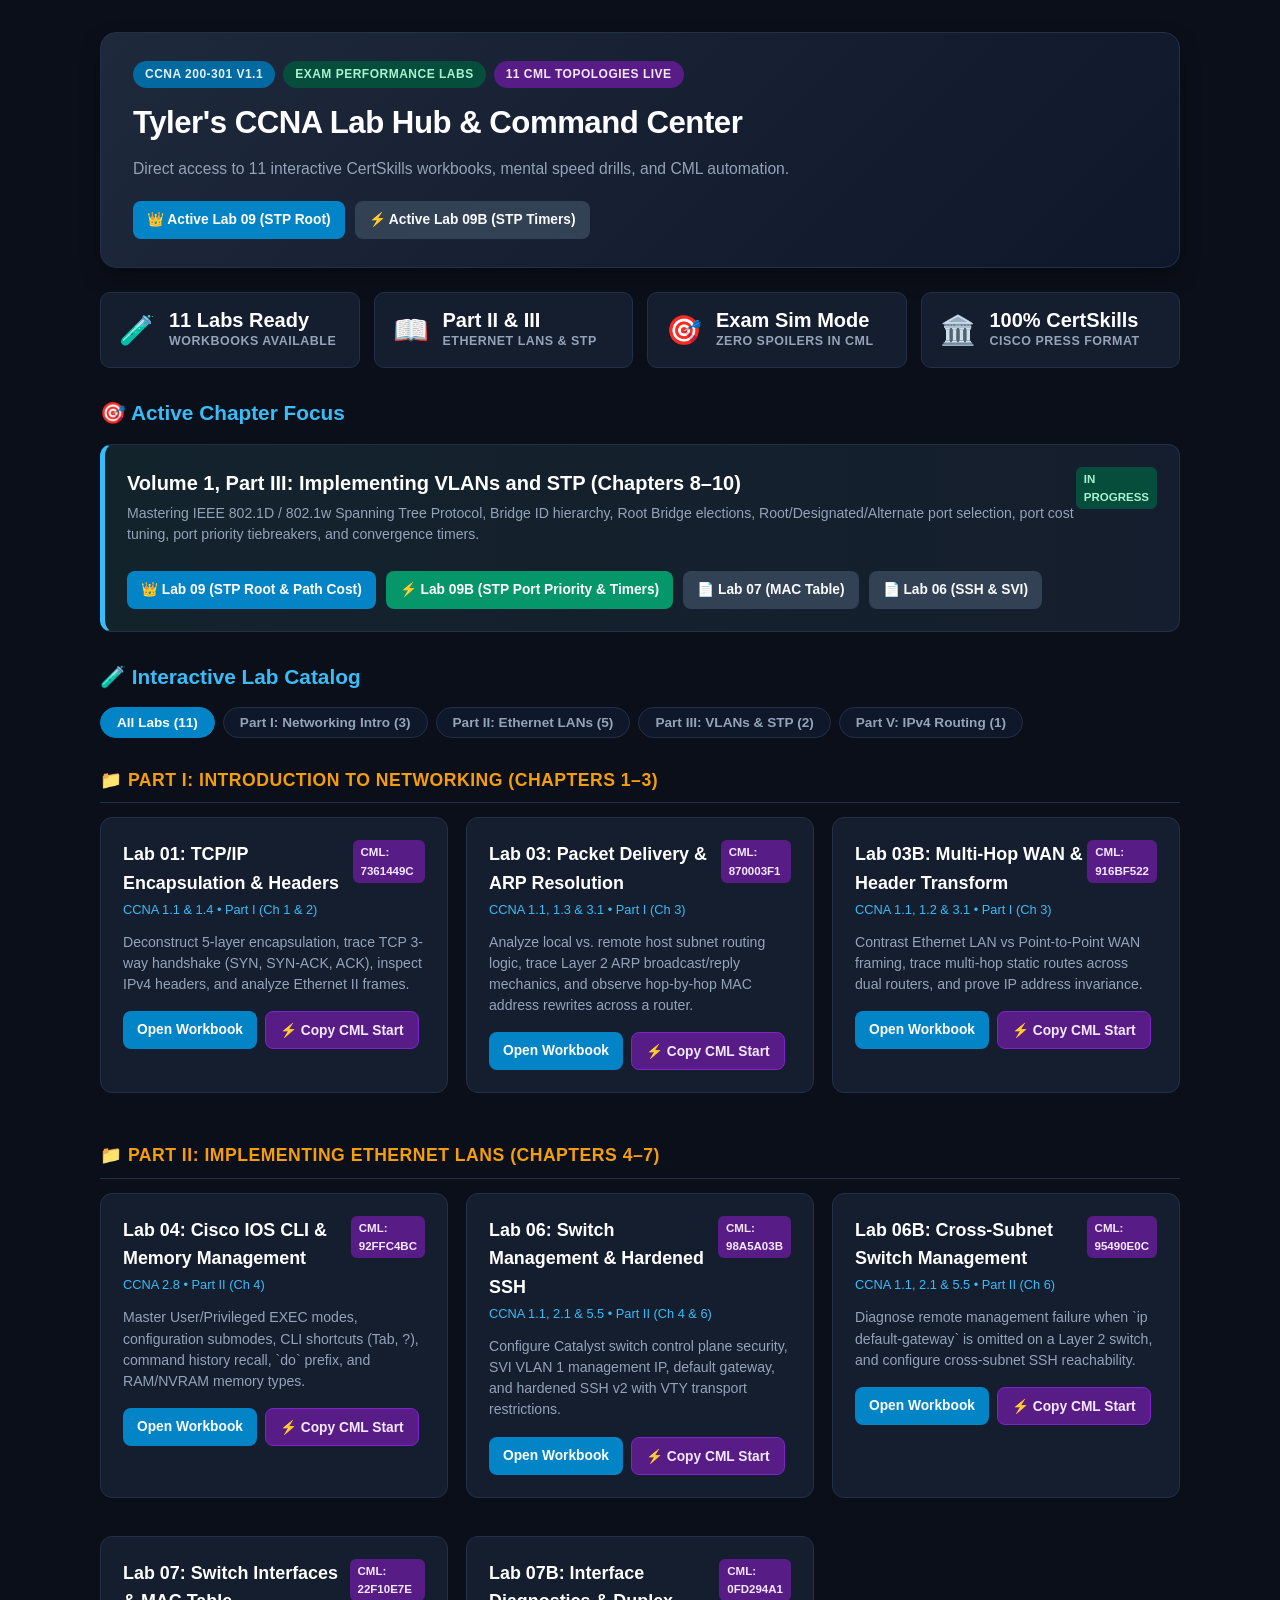
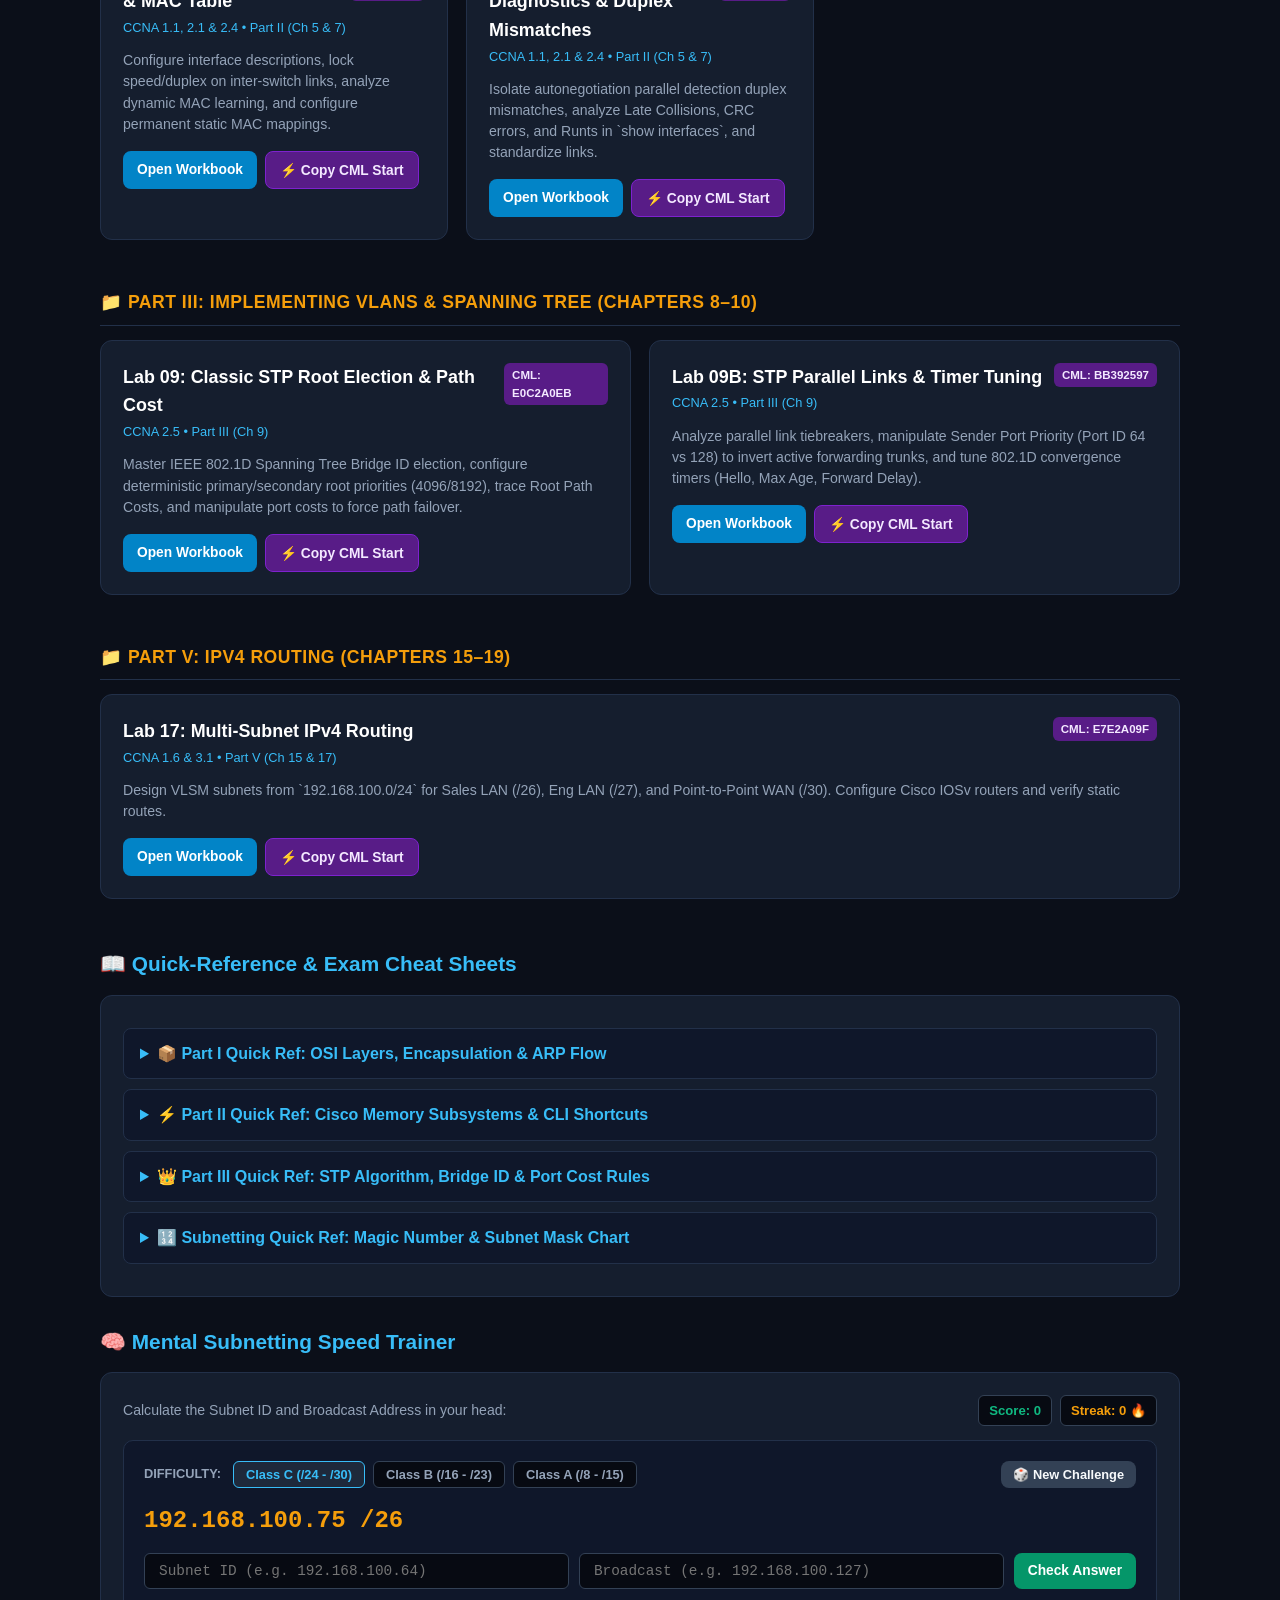
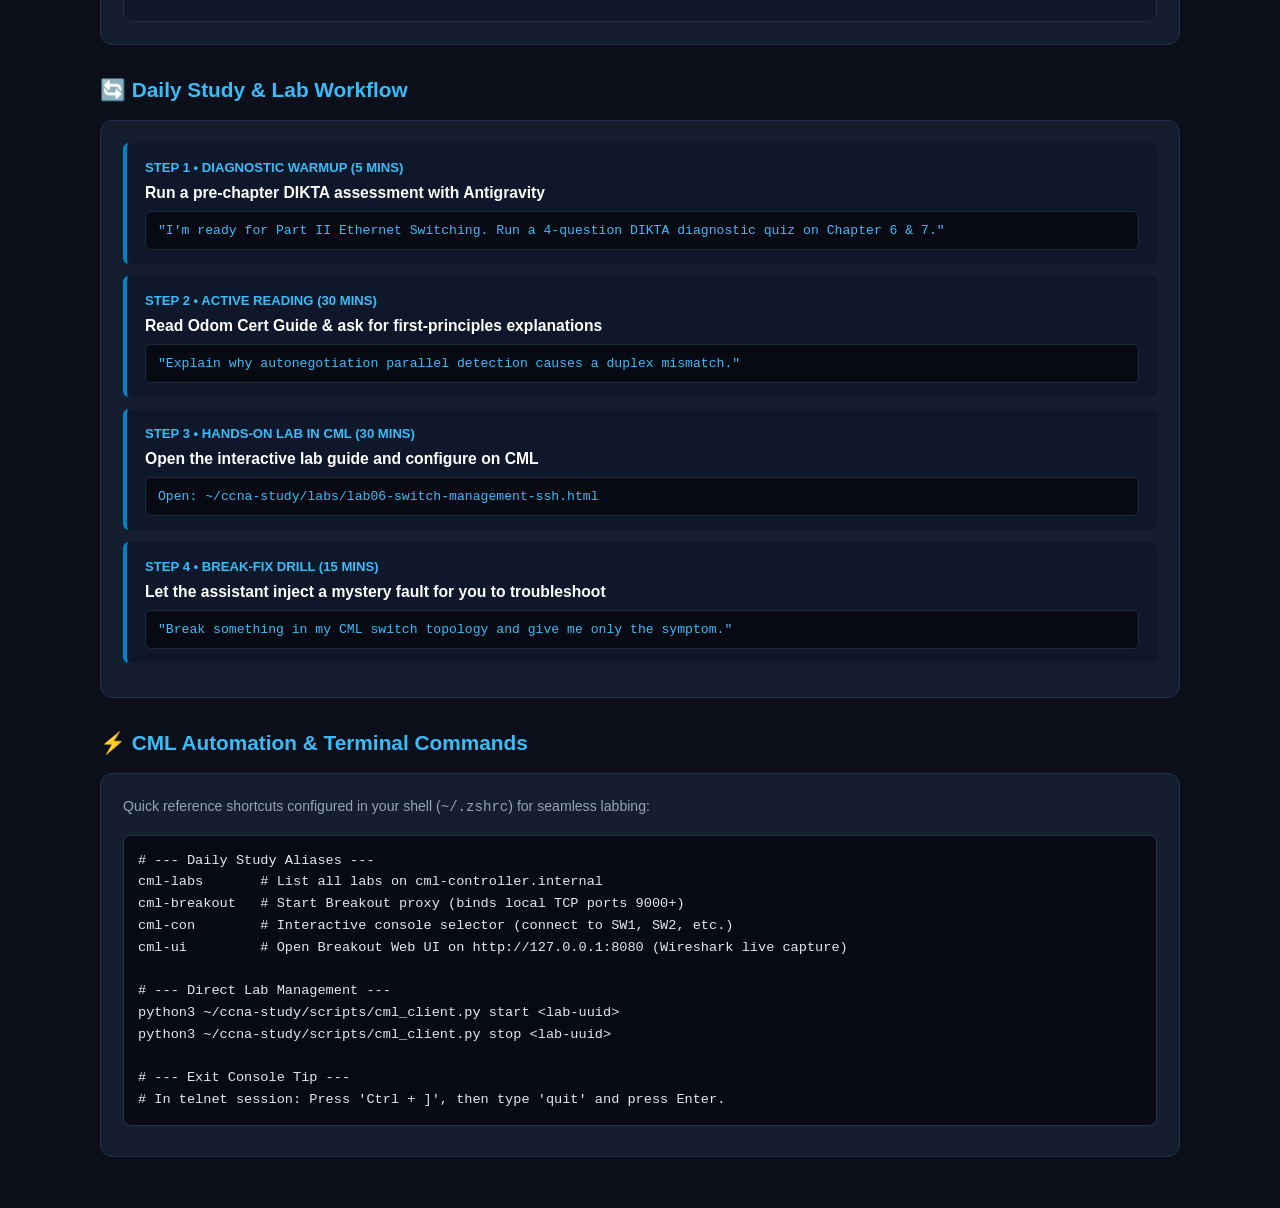
<file: index.html>
<!DOCTYPE html>
<html lang="en">
<head>
    <meta charset="UTF-8">
    <meta name="viewport" content="width=device-width, initial-scale=1.0">
    <title>Tyler's CCNA Lab Hub & Study Dashboard</title>
    <style>
        :root {
            --bg-body: #0b0f19;
            --bg-card: #151e2e;
            --bg-inner: #0f172a;
            --bg-code: #070a12;
            --text-main: #f8fafc;
            --text-muted: #94a3b8;
            --accent-blue: #0284c7;
            --accent-cyan: #38bdf8;
            --accent-green: #10b981;
            --accent-amber: #f59e0b;
            --accent-purple: #8b5cf6;
            --border-color: #223049;
            --font: -apple-system, BlinkMacSystemFont, "Segoe UI", Roboto, sans-serif;
            --font-mono: ui-monospace, SFMono-Regular, Menlo, Monaco, Consolas, monospace;
        }

        body {
            margin: 0;
            padding: 32px 20px;
            background-color: var(--bg-body);
            color: var(--text-main);
            font-family: var(--font);
            line-height: 1.6;
        }

        .container {
            max-width: 1080px;
            margin: 0 auto;
        }

        /* Hero Header */
        .hero {
            background: linear-gradient(135deg, #1e293b 0%, #0f172a 100%);
            border: 1px solid var(--border-color);
            border-radius: 16px;
            padding: 28px 32px;
            margin-bottom: 24px;
            box-shadow: 0 10px 25px -5px rgba(0, 0, 0, 0.4);
            display: flex;
            justify-content: space-between;
            align-items: center;
            flex-wrap: wrap;
            gap: 20px;
        }

        .hero h1 {
            margin: 0 0 8px 0;
            font-size: 1.95rem;
            color: #ffffff;
            letter-spacing: -0.5px;
        }

        .hero p {
            margin: 0;
            color: var(--text-muted);
            font-size: 0.98rem;
        }

        .hero-badges {
            display: flex;
            gap: 8px;
            flex-wrap: wrap;
            margin-bottom: 10px;
        }

        .hero-badge {
            padding: 4px 12px;
            border-radius: 9999px;
            font-size: 0.75rem;
            font-weight: 700;
            text-transform: uppercase;
            letter-spacing: 0.5px;
        }

        .badge-cyan   { background: #0369a1; color: #e0f2fe; }
        .badge-green  { background: #064e3b; color: #a7f3d0; }
        .badge-purple { background: #581c87; color: #f3e8ff; }
        .badge-amber  { background: #78350f; color: #fef3c7; }

        /* Stats Bar */
        .stats-bar {
            display: grid;
            grid-template-columns: repeat(auto-fit, minmax(220px, 1fr));
            gap: 14px;
            margin-bottom: 24px;
        }

        .stat-card {
            background: var(--bg-card);
            border: 1px solid var(--border-color);
            border-radius: 10px;
            padding: 14px 18px;
            display: flex;
            align-items: center;
            gap: 14px;
        }

        .stat-icon { font-size: 1.8rem; }

        .stat-val {
            font-size: 1.25rem;
            font-weight: 800;
            color: #ffffff;
            line-height: 1.2;
        }

        .stat-label {
            font-size: 0.78rem;
            color: var(--text-muted);
            text-transform: uppercase;
            font-weight: 700;
            letter-spacing: 0.5px;
        }

        h2 {
            font-size: 1.3rem;
            color: var(--accent-cyan);
            margin: 28px 0 14px 0;
            display: flex;
            align-items: center;
            gap: 8px;
        }

        .card {
            background-color: var(--bg-card);
            border: 1px solid var(--border-color);
            border-radius: 12px;
            padding: 22px;
            margin-bottom: 20px;
            transition: transform 0.2s, border-color 0.2s, box-shadow 0.2s;
        }

        .card:hover {
            border-color: #3b82f6;
            box-shadow: 0 8px 20px -4px rgba(2, 132, 199, 0.15);
        }

        .card-header {
            display: flex;
            justify-content: space-between;
            align-items: flex-start;
            margin-bottom: 10px;
        }

        .card-title {
            font-size: 1.12rem;
            font-weight: 700;
            color: #ffffff;
            margin: 0;
        }

        .card-desc {
            color: var(--text-muted);
            font-size: 0.88rem;
            margin: 0 0 16px 0;
            line-height: 1.5;
        }

        .tag {
            font-size: 0.72rem;
            font-weight: 700;
            padding: 3px 8px;
            border-radius: 6px;
            text-transform: uppercase;
        }

        .tag-cml { background: #581c87; color: #f3e8ff; }
        .tag-active { background: #064e3b; color: #a7f3d0; }

        /* Buttons */
        .btn {
            display: inline-flex;
            align-items: center;
            justify-content: center;
            gap: 8px;
            padding: 8px 14px;
            border-radius: 8px;
            font-size: 0.86rem;
            font-weight: 600;
            text-decoration: none;
            cursor: pointer;
            border: none;
            transition: all 0.2s;
        }

        .btn-primary { background-color: var(--accent-blue); color: #ffffff; }
        .btn-primary:hover { background-color: #0270a3; }
        .btn-secondary { background-color: #334155; color: #f8fafc; }
        .btn-secondary:hover { background-color: #475569; }
        .btn-green { background-color: #059669; color: #ffffff; }
        .btn-green:hover { background-color: #047857; }
        .btn-cml { background-color: #581c87; color: #f3e8ff; border: 1px solid #7e22ce; }
        .btn-cml:hover { background-color: #6b21a8; }

        /* Filter Chips */
        .filter-group {
            display: flex;
            gap: 8px;
            flex-wrap: wrap;
            margin-bottom: 20px;
        }

        .filter-chip {
            background: var(--bg-inner);
            border: 1px solid var(--border-color);
            color: var(--text-muted);
            padding: 7px 16px;
            border-radius: 9999px;
            font-size: 0.85rem;
            font-weight: 700;
            cursor: pointer;
            transition: all 0.2s;
        }

        .filter-chip:hover { color: #ffffff; border-color: var(--accent-cyan); }
        .filter-chip.active {
            background: var(--accent-blue);
            color: #ffffff;
            border-color: var(--accent-blue);
        }

        /* Part Section Headers */
        .part-section-title {
            font-size: 1.1rem;
            font-weight: 800;
            text-transform: uppercase;
            letter-spacing: 0.5px;
            color: var(--accent-amber);
            margin: 28px 0 14px 0;
            display: flex;
            align-items: center;
            gap: 10px;
            border-bottom: 1px solid var(--border-color);
            padding-bottom: 8px;
        }

        .grid-2 {
            display: grid;
            grid-template-columns: repeat(auto-fit, minmax(320px, 1fr));
            gap: 18px;
            margin-bottom: 20px;
        }

        .workflow-step {
            background: var(--bg-inner);
            border-left: 4px solid var(--accent-blue);
            border-radius: 6px;
            padding: 14px 18px;
            margin-bottom: 12px;
        }

        .step-num {
            font-weight: 800;
            color: var(--accent-cyan);
            font-size: 0.82rem;
            text-transform: uppercase;
        }

        .step-title {
            font-weight: 700;
            color: #ffffff;
            font-size: 0.98rem;
            margin: 2px 0 6px 0;
        }

        .step-prompt {
            background: #070a12;
            padding: 8px 12px;
            border-radius: 6px;
            font-family: var(--font-mono);
            font-size: 0.82rem;
            color: #38bdf8;
            margin-top: 6px;
            border: 1px solid #1e293b;
        }

        /* Subnetting Trainer Tool */
        .trainer-box {
            background: var(--bg-inner);
            border: 1px solid var(--border-color);
            border-radius: 10px;
            padding: 20px;
            margin-top: 14px;
        }

        .trainer-mode-group {
            display: flex;
            gap: 8px;
            margin-bottom: 14px;
            flex-wrap: wrap;
        }

        .mode-btn {
            background: #070a12;
            border: 1px solid #334155;
            color: var(--text-muted);
            padding: 5px 12px;
            border-radius: 6px;
            font-size: 0.8rem;
            font-weight: 700;
            cursor: pointer;
            transition: all 0.2s;
        }

        .mode-btn.active {
            background: #1e293b;
            color: var(--accent-cyan);
            border-color: var(--accent-cyan);
        }

        .trainer-target {
            font-family: var(--font-mono);
            font-size: 1.5rem;
            font-weight: 800;
            color: var(--accent-amber);
            margin: 10px 0;
        }

        .trainer-input-row {
            display: flex;
            gap: 10px;
            flex-wrap: wrap;
            margin: 12px 0;
        }

        .trainer-input {
            background: #070a12;
            border: 1px solid #334155;
            color: #ffffff;
            padding: 9px 14px;
            border-radius: 6px;
            font-family: var(--font-mono);
            font-size: 0.9rem;
            flex: 1;
            min-width: 180px;
        }

        .trainer-result {
            margin-top: 12px;
            font-weight: 700;
            font-size: 0.92rem;
            line-height: 1.5;
        }

        .score-pill {
            background: #070a12;
            border: 1px solid #334155;
            padding: 4px 10px;
            border-radius: 6px;
            font-size: 0.82rem;
            font-weight: 700;
            color: var(--accent-green);
        }

        pre {
            background: #070a12;
            border: 1px solid var(--border-color);
            border-radius: 8px;
            padding: 14px;
            font-family: var(--font-mono);
            font-size: 0.85rem;
            color: #e2e8f0;
            overflow-x: auto;
            margin: 8px 0;
        }

        table {
            width: 100%;
            border-collapse: collapse;
            margin: 12px 0;
            font-size: 0.88rem;
        }

        th, td {
            padding: 8px 12px;
            text-align: left;
            border-bottom: 1px solid var(--border-color);
        }

        th {
            background-color: var(--bg-inner);
            color: var(--accent-cyan);
            font-weight: 700;
            font-size: 0.78rem;
            text-transform: uppercase;
        }

        details {
            background: var(--bg-inner);
            border: 1px solid var(--border-color);
            border-radius: 8px;
            margin: 10px 0;
            overflow: hidden;
        }

        details summary {
            padding: 12px 16px;
            font-weight: 600;
            cursor: pointer;
            color: #38bdf8;
            user-select: none;
        }

        details[open] summary { border-bottom: 1px solid var(--border-color); }
        .drawer-content { padding: 14px 18px; }
    </style>
</head>
<body>

<div class="container">

    <!-- 1. HERO HEADER -->
    <div class="hero">
        <div>
            <div class="hero-badges">
                <span class="hero-badge badge-cyan">CCNA 200-301 v1.1</span>
                <span class="hero-badge badge-green">Exam Performance Labs</span>
                <span class="hero-badge badge-purple">11 CML Topologies Live</span>
            </div>
            <h1>Tyler's CCNA Lab Hub & Command Center</h1>
            <p>Direct access to 11 interactive CertSkills workbooks, mental speed drills, and CML automation.</p>
        </div>
        <div style="display: flex; gap: 10px; flex-wrap: wrap;">
            <a href="labs/lab09-stp-root-election-path-cost.html" class="btn btn-primary">
                👑 Active Lab 09 (STP Root)
            </a>
            <a href="labs/lab09b-stp-port-priority-timers.html" class="btn btn-secondary">
                ⚡ Active Lab 09B (STP Timers)
            </a>
        </div>
    </div>

    <!-- 2. READINESS METRICS BAR -->
    <div class="stats-bar">
        <div class="stat-card">
            <div class="stat-icon">🧪</div>
            <div>
                <div class="stat-val">11 Labs Ready</div>
                <div class="stat-label">Workbooks Available</div>
            </div>
        </div>
        <div class="stat-card">
            <div class="stat-icon">📖</div>
            <div>
                <div class="stat-val">Part II & III</div>
                <div class="stat-label">Ethernet LANs & STP</div>
            </div>
        </div>
        <div class="stat-card">
            <div class="stat-icon">🎯</div>
            <div>
                <div class="stat-val">Exam Sim Mode</div>
                <div class="stat-label">Zero Spoilers in CML</div>
            </div>
        </div>
        <div class="stat-card">
            <div class="stat-icon">🏛️</div>
            <div>
                <div class="stat-val">100% CertSkills</div>
                <div class="stat-label">Cisco Press Format</div>
            </div>
        </div>
    </div>

    <!-- 3. ACTIVE FOCUS HIGHLIGHT -->
    <h2>🎯 Active Chapter Focus</h2>
    <div class="card" style="border-left: 5px solid #38bdf8; background: linear-gradient(to right, #13232c, #151e2e);">
        <div class="card-header">
            <div>
                <h3 class="card-title" style="font-size: 1.25rem;">Volume 1, Part III: Implementing VLANs and STP (Chapters 8–10)</h3>
                <p class="card-desc" style="margin-top: 4px;">
                    Mastering IEEE 802.1D / 802.1w Spanning Tree Protocol, Bridge ID hierarchy, Root Bridge elections, Root/Designated/Alternate port selection, port cost tuning, port priority tiebreakers, and convergence timers.
                </p>
            </div>
            <span class="tag tag-active">In Progress</span>
        </div>
        <div style="display: flex; gap: 10px; flex-wrap: wrap;">
            <a href="labs/lab09-stp-root-election-path-cost.html" class="btn btn-primary">
                👑 Lab 09 (STP Root & Path Cost)
            </a>
            <a href="labs/lab09b-stp-port-priority-timers.html" class="btn btn-green">
                ⚡ Lab 09B (STP Port Priority & Timers)
            </a>
            <a href="labs/lab07-switch-interfaces-mac-table.html" class="btn btn-secondary">
                📄 Lab 07 (MAC Table)
            </a>
            <a href="labs/lab06-switch-management-ssh.html" class="btn btn-secondary">
                📄 Lab 06 (SSH & SVI)
            </a>
        </div>
    </div>

    <!-- 4. INTERACTIVE LAB CATALOG WITH FILTER CHIPS -->
    <h2>🧪 Interactive Lab Catalog</h2>
    
    <!-- Filter Chips -->
    <div class="filter-group">
        <button class="filter-chip active" onclick="filterLabs('all', this)">All Labs (11)</button>
        <button class="filter-chip" onclick="filterLabs('part1', this)">Part I: Networking Intro (3)</button>
        <button class="filter-chip" onclick="filterLabs('part2', this)">Part II: Ethernet LANs (5)</button>
        <button class="filter-chip" onclick="filterLabs('part3', this)">Part III: VLANs & STP (2)</button>
        <button class="filter-chip" onclick="filterLabs('part5', this)">Part V: IPv4 Routing (1)</button>
    </div>

    <!-- PART I SECTION -->
    <div class="lab-section" id="section-part1">
        <div class="part-section-title">📁 Part I: Introduction to Networking (Chapters 1–3)</div>
        <div class="grid-2">
            <!-- Lab 01 Card -->
            <div class="card">
                <div class="card-header">
                    <div>
                        <h3 class="card-title">Lab 01: TCP/IP Encapsulation & Headers</h3>
                        <p style="font-size: 0.8rem; color: #38bdf8; margin: 2px 0;">CCNA 1.1 & 1.4 • Part I (Ch 1 & 2)</p>
                    </div>
                    <span class="tag tag-cml">CML: 7361449c</span>
                </div>
                <p class="card-desc">
                    Deconstruct 5-layer encapsulation, trace TCP 3-way handshake (SYN, SYN-ACK, ACK), inspect IPv4 headers, and analyze Ethernet II frames.
                </p>
                <div style="display: flex; gap: 8px; flex-wrap: wrap;">
                    <a href="labs/lab01-tcp-ip-encapsulation.html" class="btn btn-primary">
                        Open Workbook
                    </a>
                    <button class="btn btn-cml" onclick="copyCmlCommand('7361449c-6ad1-4818-bd88-a60a49d8994b', this)">
                        ⚡ Copy CML Start
                    </button>
                </div>
            </div>

            <!-- Lab 03 Card -->
            <div class="card">
                <div class="card-header">
                    <div>
                        <h3 class="card-title">Lab 03: Packet Delivery & ARP Resolution</h3>
                        <p style="font-size: 0.8rem; color: #38bdf8; margin: 2px 0;">CCNA 1.1, 1.3 & 3.1 • Part I (Ch 3)</p>
                    </div>
                    <span class="tag tag-cml">CML: 870003f1</span>
                </div>
                <p class="card-desc">
                    Analyze local vs. remote host subnet routing logic, trace Layer 2 ARP broadcast/reply mechanics, and observe hop-by-hop MAC address rewrites across a router.
                </p>
                <div style="display: flex; gap: 8px; flex-wrap: wrap;">
                    <a href="labs/lab03-packet-delivery-arp.html" class="btn btn-primary">
                        Open Workbook
                    </a>
                    <button class="btn btn-cml" onclick="copyCmlCommand('870003f1-0d0e-4666-bc71-9ba04d3cdc01', this)">
                        ⚡ Copy CML Start
                    </button>
                </div>
            </div>

            <!-- Lab 03B Card -->
            <div class="card">
                <div class="card-header">
                    <div>
                        <h3 class="card-title">Lab 03B: Multi-Hop WAN & Header Transform</h3>
                        <p style="font-size: 0.8rem; color: #38bdf8; margin: 2px 0;">CCNA 1.1, 1.2 & 3.1 • Part I (Ch 3)</p>
                    </div>
                    <span class="tag tag-cml">CML: 916bf522</span>
                </div>
                <p class="card-desc">
                    Contrast Ethernet LAN vs Point-to-Point WAN framing, trace multi-hop static routes across dual routers, and prove IP address invariance.
                </p>
                <div style="display: flex; gap: 8px; flex-wrap: wrap;">
                    <a href="labs/lab03b-routed-wan-headers.html" class="btn btn-primary">
                        Open Workbook
                    </a>
                    <button class="btn btn-cml" onclick="copyCmlCommand('916bf522-0b3c-4b84-9518-186538a18d07', this)">
                        ⚡ Copy CML Start
                    </button>
                </div>
            </div>
        </div>
    </div>

    <!-- PART II SECTION -->
    <div class="lab-section" id="section-part2">
        <div class="part-section-title">📁 Part II: Implementing Ethernet LANs (Chapters 4–7)</div>
        <div class="grid-2">
            <!-- Lab 04 Card -->
            <div class="card">
                <div class="card-header">
                    <div>
                        <h3 class="card-title">Lab 04: Cisco IOS CLI & Memory Management</h3>
                        <p style="font-size: 0.8rem; color: #38bdf8; margin: 2px 0;">CCNA 2.8 • Part II (Ch 4)</p>
                    </div>
                    <span class="tag tag-cml">CML: 92ffc4bc</span>
                </div>
                <p class="card-desc">
                    Master User/Privileged EXEC modes, configuration submodes, CLI shortcuts (Tab, ?), command history recall, `do` prefix, and RAM/NVRAM memory types.
                </p>
                <div style="display: flex; gap: 8px; flex-wrap: wrap;">
                    <a href="labs/lab04-cli-navigation-memory.html" class="btn btn-primary">
                        Open Workbook
                    </a>
                    <button class="btn btn-cml" onclick="copyCmlCommand('92ffc4bc-99a3-4903-9b6a-c548fc385445', this)">
                        ⚡ Copy CML Start
                    </button>
                </div>
            </div>

            <!-- Lab 06 Card -->
            <div class="card">
                <div class="card-header">
                    <div>
                        <h3 class="card-title">Lab 06: Switch Management & Hardened SSH</h3>
                        <p style="font-size: 0.8rem; color: #38bdf8; margin: 2px 0;">CCNA 1.1, 2.1 & 5.5 • Part II (Ch 4 & 6)</p>
                    </div>
                    <span class="tag tag-cml">CML: 98a5a03b</span>
                </div>
                <p class="card-desc">
                    Configure Catalyst switch control plane security, SVI VLAN 1 management IP, default gateway, and hardened SSH v2 with VTY transport restrictions.
                </p>
                <div style="display: flex; gap: 8px; flex-wrap: wrap;">
                    <a href="labs/lab06-switch-management-ssh.html" class="btn btn-primary">
                        Open Workbook
                    </a>
                    <button class="btn btn-cml" onclick="copyCmlCommand('98a5a03b-fe9e-4f57-bbed-f1f88894cab8', this)">
                        ⚡ Copy CML Start
                    </button>
                </div>
            </div>

            <!-- Lab 06B Card -->
            <div class="card">
                <div class="card-header">
                    <div>
                        <h3 class="card-title">Lab 06B: Cross-Subnet Switch Management</h3>
                        <p style="font-size: 0.8rem; color: #38bdf8; margin: 2px 0;">CCNA 1.1, 2.1 & 5.5 • Part II (Ch 6)</p>
                    </div>
                    <span class="tag tag-cml">CML: 95490e0c</span>
                </div>
                <p class="card-desc">
                    Diagnose remote management failure when `ip default-gateway` is omitted on a Layer 2 switch, and configure cross-subnet SSH reachability.
                </p>
                <div style="display: flex; gap: 8px; flex-wrap: wrap;">
                    <a href="labs/lab06b-cross-subnet-management.html" class="btn btn-primary">
                        Open Workbook
                    </a>
                    <button class="btn btn-cml" onclick="copyCmlCommand('95490e0c-179e-43b9-8329-81155c7d077a', this)">
                        ⚡ Copy CML Start
                    </button>
                </div>
            </div>

            <!-- Lab 07 Card -->
            <div class="card">
                <div class="card-header">
                    <div>
                        <h3 class="card-title">Lab 07: Switch Interfaces & MAC Table</h3>
                        <p style="font-size: 0.8rem; color: #38bdf8; margin: 2px 0;">CCNA 1.1, 2.1 & 2.4 • Part II (Ch 5 & 7)</p>
                    </div>
                    <span class="tag tag-cml">CML: 22f10e7e</span>
                </div>
                <p class="card-desc">
                    Configure interface descriptions, lock speed/duplex on inter-switch links, analyze dynamic MAC learning, and configure permanent static MAC mappings.
                </p>
                <div style="display: flex; gap: 8px; flex-wrap: wrap;">
                    <a href="labs/lab07-switch-interfaces-mac-table.html" class="btn btn-primary">
                        Open Workbook
                    </a>
                    <button class="btn btn-cml" onclick="copyCmlCommand('22f10e7e-ca9e-4a8f-831f-b5c29075902f', this)">
                        ⚡ Copy CML Start
                    </button>
                </div>
            </div>

            <!-- Lab 07B Card -->
            <div class="card">
                <div class="card-header">
                    <div>
                        <h3 class="card-title">Lab 07B: Interface Diagnostics & Duplex Mismatches</h3>
                        <p style="font-size: 0.8rem; color: #38bdf8; margin: 2px 0;">CCNA 1.1, 2.1 & 2.4 • Part II (Ch 5 & 7)</p>
                    </div>
                    <span class="tag tag-cml">CML: 0fd294a1</span>
                </div>
                <p class="card-desc">
                    Isolate autonegotiation parallel detection duplex mismatches, analyze Late Collisions, CRC errors, and Runts in `show interfaces`, and standardize links.
                </p>
                <div style="display: flex; gap: 8px; flex-wrap: wrap;">
                    <a href="labs/lab07b-interface-diagnostics-duplex.html" class="btn btn-primary">
                        Open Workbook
                    </a>
                    <button class="btn btn-cml" onclick="copyCmlCommand('0fd294a1-3799-4580-899e-95821c17b581', this)">
                        ⚡ Copy CML Start
                    </button>
                </div>
            </div>
        </div>
    </div>

    <!-- PART III SECTION -->
    <div class="lab-section" id="section-part3">
        <div class="part-section-title">📁 Part III: Implementing VLANs & Spanning Tree (Chapters 8–10)</div>
        <div class="grid-2">
            <!-- Lab 09 Card -->
            <div class="card">
                <div class="card-header">
                    <div>
                        <h3 class="card-title">Lab 09: Classic STP Root Election & Path Cost</h3>
                        <p style="font-size: 0.8rem; color: #38bdf8; margin: 2px 0;">CCNA 2.5 • Part III (Ch 9)</p>
                    </div>
                    <span class="tag tag-cml">CML: e0c2a0eb</span>
                </div>
                <p class="card-desc">
                    Master IEEE 802.1D Spanning Tree Bridge ID election, configure deterministic primary/secondary root priorities (4096/8192), trace Root Path Costs, and manipulate port costs to force path failover.
                </p>
                <div style="display: flex; gap: 8px; flex-wrap: wrap;">
                    <a href="labs/lab09-stp-root-election-path-cost.html" class="btn btn-primary">
                        Open Workbook
                    </a>
                    <button class="btn btn-cml" onclick="copyCmlCommand('e0c2a0eb-0f9b-4fc3-a216-2c74a5d1e316', this)">
                        ⚡ Copy CML Start
                    </button>
                </div>
            </div>

            <!-- Lab 09B Card -->
            <div class="card">
                <div class="card-header">
                    <div>
                        <h3 class="card-title">Lab 09B: STP Parallel Links & Timer Tuning</h3>
                        <p style="font-size: 0.8rem; color: #38bdf8; margin: 2px 0;">CCNA 2.5 • Part III (Ch 9)</p>
                    </div>
                    <span class="tag tag-cml">CML: bb392597</span>
                </div>
                <p class="card-desc">
                    Analyze parallel link tiebreakers, manipulate Sender Port Priority (Port ID 64 vs 128) to invert active forwarding trunks, and tune 802.1D convergence timers (Hello, Max Age, Forward Delay).
                </p>
                <div style="display: flex; gap: 8px; flex-wrap: wrap;">
                    <a href="labs/lab09b-stp-port-priority-timers.html" class="btn btn-primary">
                        Open Workbook
                    </a>
                    <button class="btn btn-cml" onclick="copyCmlCommand('bb392597-4777-4c38-9952-fefcfebf6a86', this)">
                        ⚡ Copy CML Start
                    </button>
                </div>
            </div>
        </div>
    </div>

    <!-- PART V SECTION -->
    <div class="lab-section" id="section-part5">
        <div class="part-section-title">📁 Part V: IPv4 Routing (Chapters 15–19)</div>
        <div class="grid-2">
            <!-- Lab 17 Card -->
            <div class="card">
                <div class="card-header">
                    <div>
                        <h3 class="card-title">Lab 17: Multi-Subnet IPv4 Routing</h3>
                        <p style="font-size: 0.8rem; color: #38bdf8; margin: 2px 0;">CCNA 1.6 & 3.1 • Part V (Ch 15 & 17)</p>
                    </div>
                    <span class="tag tag-cml">CML: e7e2a09f</span>
                </div>
                <p class="card-desc">
                    Design VLSM subnets from `192.168.100.0/24` for Sales LAN (/26), Eng LAN (/27), and Point-to-Point WAN (/30). Configure Cisco IOSv routers and verify static routes.
                </p>
                <div style="display: flex; gap: 8px; flex-wrap: wrap;">
                    <a href="labs/lab17-multi-subnet-routing.html" class="btn btn-primary">
                        Open Workbook
                    </a>
                    <button class="btn btn-cml" onclick="copyCmlCommand('e7e2a09f-3364-4c45-a401-acf83cdd610e', this)">
                        ⚡ Copy CML Start
                    </button>
                </div>
            </div>
        </div>
    </div>

    <!-- 5. MODULAR QUICK-REFERENCE & CHEAT SHEETS -->
    <h2>📖 Quick-Reference & Exam Cheat Sheets</h2>
    <div class="card">
        <details>
            <summary>📦 Part I Quick Ref: OSI Layers, Encapsulation & ARP Flow</summary>
            <div class="drawer-content" style="font-size: 0.88rem;">
                <table>
                    <thead>
                        <tr>
                            <th>OSI Layer</th>
                            <th>TCP/IP Layer</th>
                            <th>PDU Name</th>
                            <th>Header Contents & Examples</th>
                        </tr>
                    </thead>
                    <tbody>
                        <tr>
                            <td>Layer 7, 6, 5 (App/Pres/Sess)</td>
                            <td>Application</td>
                            <td><strong>Data</strong></td>
                            <td>HTTP, SSH, DNS, Telnet payload</td>
                        </tr>
                        <tr>
                            <td>Layer 4 (Transport)</td>
                            <td>Transport</td>
                            <td><strong>Segment</strong></td>
                            <td>Source Port, Destination Port, TCP Sequence/ACK</td>
                        </tr>
                        <tr>
                            <td>Layer 3 (Network)</td>
                            <td>Internet</td>
                            <td><strong>Packet</strong></td>
                            <td>Source IP, Destination IP, TTL, Protocol ID</td>
                        </tr>
                        <tr>
                            <td>Layer 2 (Data Link)</td>
                            <td>Link / Network Access</td>
                            <td><strong>Frame</strong></td>
                            <td>Source MAC, Destination MAC, Type field, FCS Trailer</td>
                        </tr>
                        <tr>
                            <td>Layer 1 (Physical)</td>
                            <td>Link / Network Access</td>
                            <td><strong>Bits</strong></td>
                            <td>Electrical voltages, fiber light pulses, RF signals</td>
                        </tr>
                    </tbody>
                </table>
            </div>
        </details>

        <details>
            <summary>⚡ Part II Quick Ref: Cisco Memory Subsystems & CLI Shortcuts</summary>
            <div class="drawer-content" style="font-size: 0.88rem;">
                <div style="display: grid; grid-template-columns: repeat(auto-fit, minmax(300px, 1fr)); gap: 16px;">
                    <div>
                        <h4 style="color: var(--accent-amber); margin: 0 0 6px 0;">4 Cisco Memory Types:</h4>
                        <ul>
                            <li><strong>RAM (Volatile)</strong>: Active <code>running-config</code>, MAC table, ARP table, routing table. Erased on reboot!</li>
                            <li><strong>NVRAM (Non-Volatile)</strong>: <code>startup-config</code> and config register. Retained on reboot.</li>
                            <li><strong>Flash</strong>: Cisco IOS XE operating system image binary files.</li>
                            <li><strong>ROM</strong>: Bootstrap loader, POST diagnostics, ROMMON recovery.</li>
                        </ul>
                    </div>
                    <div>
                        <h4 style="color: var(--accent-cyan); margin: 0 0 6px 0;">Essential CLI Navigation Shortcuts:</h4>
                        <ul>
                            <li><code>Ctrl+A</code> / <code>Ctrl+E</code>: Jump to line beginning / end</li>
                            <li><code>Ctrl+U</code>: Delete entire command line</li>
                            <li><code>Ctrl+Z</code> or <code>end</code>: Exit directly to Privileged EXEC (<code>#</code>)</li>
                            <li><code>do &lt;command&gt;</code>: Execute EXEC command from config submodes</li>
                        </ul>
                    </div>
                </div>
            </div>
        </details>

        <details>
            <summary>👑 Part III Quick Ref: STP Algorithm, Bridge ID & Port Cost Rules</summary>
            <div class="drawer-content" style="font-size: 0.88rem;">
                <div style="display: grid; grid-template-columns: repeat(auto-fit, minmax(320px, 1fr)); gap: 16px;">
                    <div>
                        <h4 style="color: var(--accent-amber); margin: 0 0 6px 0;">3-Step STP Election Process:</h4>
                        <ol style="margin: 0; padding-left: 18px; line-height: 1.6;">
                            <li><strong>1 Root Bridge per VLAN</strong>: Lowest Bridge ID (Priority + System ID Extension + Base MAC).</li>
                            <li><strong>1 Root Port (RP) per Non-Root Switch</strong>: Lowest cumulative Root Path Cost to Root.</li>
                            <li><strong>1 Designated Port (DP) per Segment</strong>: Lowest Root Path Cost onto segment. Remaining ports become <strong>Alternate/Blocking (AP)</strong>.</li>
                        </ol>
                        <h4 style="color: var(--accent-cyan); margin: 12px 0 6px 0;">4-Step Port Role Tiebreakers:</h4>
                        <ol style="margin: 0; padding-left: 18px; line-height: 1.6;">
                            <li>Lowest Root Path Cost</li>
                            <li>Lowest Sender Bridge ID</li>
                            <li>Lowest Sender Port Priority (multiples of 16, default 128)</li>
                            <li>Lowest Sender Internal Port Number (e.g. Gi0/1 beats Gi0/2)</li>
                        </ol>
                    </div>
                    <div>
                        <h4 style="color: var(--accent-green); margin: 0 0 6px 0;">Classic STP vs RSTP Matrix:</h4>
                        <table>
                            <thead>
                                <tr>
                                    <th>Protocol</th>
                                    <th>Port States</th>
                                    <th>Convergence</th>
                                </tr>
                            </thead>
                            <tbody>
                                <tr>
                                    <td><strong>802.1D (STP)</strong></td>
                                    <td>Blocking, Listening (15s), Learning (15s), Forwarding</td>
                                    <td>30–50s (Timers)</td>
                                </tr>
                                <tr>
                                    <td><strong>802.1w (RSTP)</strong></td>
                                    <td>Discarding, Learning, Forwarding</td>
                                    <td>Sub-second (Handshake)</td>
                                </tr>
                            </tbody>
                        </table>
                    </div>
                </div>
            </div>
        </details>

        <details>
            <summary>🔢 Subnetting Quick Ref: Magic Number & Subnet Mask Chart</summary>
            <div class="drawer-content" style="font-size: 0.88rem;">
                <p><strong>Magic Number Formula:</strong> <code>Magic Number = 256 - Mask Octet Value</code> (Identifies the subnet step size in the interesting octet).</p>
                <table>
                    <thead>
                        <tr>
                            <th>Prefix</th>
                            <th>Subnet Mask</th>
                            <th>Interesting Octet Value</th>
                            <th>Magic Number (Step Size)</th>
                            <th>Usable Hosts ($2^h - 2$)</th>
                        </tr>
                    </thead>
                    <tbody>
                        <tr><td><code>/24</code></td><td><code>255.255.255.0</code></td><td>0</td><td>256</td><td>254</td></tr>
                        <tr><td><code>/25</code></td><td><code>255.255.255.128</code></td><td>128</td><td><strong>128</strong></td><td>126</td></tr>
                        <tr><td><code>/26</code></td><td><code>255.255.255.192</code></td><td>192</td><td><strong>64</strong></td><td>62</td></tr>
                        <tr><td><code>/27</code></td><td><code>255.255.255.224</code></td><td>224</td><td><strong>32</strong></td><td>30</td></tr>
                        <tr><td><code>/28</code></td><td><code>255.255.255.240</code></td><td>240</td><td><strong>16</strong></td><td>14</td></tr>
                        <tr><td><code>/29</code></td><td><code>255.255.255.248</code></td><td>248</td><td><strong>8</strong></td><td>6</td></tr>
                        <tr><td><code>/30</code></td><td><code>255.255.255.252</code></td><td>252</td><td><strong>4</strong></td><td>2 (WAN Links)</td></tr>
                        <tr><td><code>/32</code></td><td><code>255.255.255.255</code></td><td>255</td><td><strong>1</strong></td><td>1 (Host Route)</td></tr>
                    </tbody>
                </table>
            </div>
        </details>
    </div>

    <!-- 6. MULTI-LEVEL MENTAL SUBNETTING TRAINER -->
    <h2>🧠 Mental Subnetting Speed Trainer</h2>
    <div class="card">
        <div style="display: flex; justify-content: space-between; align-items: center; flex-wrap: wrap; gap: 8px;">
            <p class="card-desc" style="margin: 0;">Calculate the Subnet ID and Broadcast Address in your head:</p>
            <div style="display: flex; gap: 8px; align-items: center;">
                <span class="score-pill" id="trainer-score">Score: 0</span>
                <span class="score-pill" style="color: var(--accent-amber);" id="trainer-streak">Streak: 0 🔥</span>
            </div>
        </div>

        <div class="trainer-box">
            <!-- Mode Buttons -->
            <div class="trainer-mode-group">
                <span style="font-size: 0.8rem; font-weight: 700; color: #94a3b8; align-self: center; margin-right: 4px;">DIFFICULTY:</span>
                <button class="mode-btn active" onclick="setTrainerMode('classC', this)">Class C (/24 - /30)</button>
                <button class="mode-btn" onclick="setTrainerMode('classB', this)">Class B (/16 - /23)</button>
                <button class="mode-btn" onclick="setTrainerMode('classA', this)">Class A (/8 - /15)</button>
                <button class="btn btn-secondary" style="margin-left: auto; padding: 5px 12px; font-size: 0.8rem;" onclick="generateSubnetChallenge()">🎲 New Challenge</button>
            </div>

            <div class="trainer-target" id="challenge-ip">192.168.100.75 /26</div>

            <div class="trainer-input-row">
                <input type="text" id="ans-subnet" class="trainer-input" placeholder="Subnet ID (e.g. 192.168.100.64)">
                <input type="text" id="ans-broadcast" class="trainer-input" placeholder="Broadcast (e.g. 192.168.100.127)">
                <button class="btn btn-green" onclick="checkSubnetAnswer()">Check Answer</button>
            </div>
            <div class="trainer-result" id="trainer-feedback"></div>
        </div>
    </div>

    <!-- 7. DAILY STUDY & LAB WORKFLOW -->
    <h2>🔄 Daily Study & Lab Workflow</h2>
    <div class="card">
        <div class="workflow-step">
            <div class="step-num">Step 1 • Diagnostic Warmup (5 Mins)</div>
            <div class="step-title">Run a pre-chapter DIKTA assessment with Antigravity</div>
            <div class="step-prompt">"I'm ready for Part II Ethernet Switching. Run a 4-question DIKTA diagnostic quiz on Chapter 6 & 7."</div>
        </div>

        <div class="workflow-step">
            <div class="step-num">Step 2 • Active Reading (30 Mins)</div>
            <div class="step-title">Read Odom Cert Guide & ask for first-principles explanations</div>
            <div class="step-prompt">"Explain why autonegotiation parallel detection causes a duplex mismatch."</div>
        </div>

        <div class="workflow-step">
            <div class="step-num">Step 3 • Hands-On Lab in CML (30 Mins)</div>
            <div class="step-title">Open the interactive lab guide and configure on CML</div>
            <div class="step-prompt">Open: ~/ccna-study/labs/lab06-switch-management-ssh.html</div>
        </div>

        <div class="workflow-step">
            <div class="step-num">Step 4 • Break-Fix Drill (15 Mins)</div>
            <div class="step-title">Let the assistant inject a mystery fault for you to troubleshoot</div>
            <div class="step-prompt">"Break something in my CML switch topology and give me only the symptom."</div>
        </div>
    </div>

    <!-- 8. CML CONTROLLER AUTOMATION REFERENCE -->
    <h2>⚡ CML Automation & Terminal Commands</h2>
    <div class="card">
        <p class="card-desc">Quick reference shortcuts configured in your shell (<code>~/.zshrc</code>) for seamless labbing:</p>
        <pre><code># --- Daily Study Aliases ---
cml-labs       # List all labs on cml-controller.internal
cml-breakout   # Start Breakout proxy (binds local TCP ports 9000+)
cml-con        # Interactive console selector (connect to SW1, SW2, etc.)
cml-ui         # Open Breakout Web UI on http://127.0.0.1:8080 (Wireshark live capture)

# --- Direct Lab Management ---
python3 ~/ccna-study/scripts/cml_client.py start &lt;lab-uuid&gt;
python3 ~/ccna-study/scripts/cml_client.py stop &lt;lab-uuid&gt;

# --- Exit Console Tip ---
# In telnet session: Press 'Ctrl + ]', then type 'quit' and press Enter.</code></pre>
    </div>

</div>

<script>
    // Copy CML Start Command
    function copyCmlCommand(labId, btn) {
        const cmd = `python3 ~/ccna-study/scripts/cml_client.py start ${labId}`;
        navigator.clipboard.writeText(cmd).then(() => {
            const originalText = btn.innerText;
            btn.innerText = "✓ Copied Start Cmd!";
            btn.style.background = "#10b981";
            btn.style.borderColor = "#10b981";
            setTimeout(() => {
                btn.innerText = originalText;
                btn.style.background = "#581c87";
                btn.style.borderColor = "#7e22ce";
            }, 2000);
        });
    }

    // Filtering function
    function filterLabs(category, btn) {
        document.querySelectorAll('.filter-chip').forEach(b => b.classList.remove('active'));
        btn.classList.add('active');

        const secPart1 = document.getElementById('section-part1');
        const secPart2 = document.getElementById('section-part2');
        const secPart3 = document.getElementById('section-part3');
        const secPart5 = document.getElementById('section-part5');

        if (category === 'all') {
            if (secPart1) secPart1.style.display = 'block';
            if (secPart2) secPart2.style.display = 'block';
            if (secPart3) secPart3.style.display = 'block';
            if (secPart5) secPart5.style.display = 'block';
        } else if (category === 'part1') {
            if (secPart1) secPart1.style.display = 'block';
            if (secPart2) secPart2.style.display = 'none';
            if (secPart3) secPart3.style.display = 'none';
            if (secPart5) secPart5.style.display = 'none';
        } else if (category === 'part2') {
            if (secPart1) secPart1.style.display = 'none';
            if (secPart2) secPart2.style.display = 'block';
            if (secPart3) secPart3.style.display = 'none';
            if (secPart5) secPart5.style.display = 'none';
        } else if (category === 'part3') {
            if (secPart1) secPart1.style.display = 'none';
            if (secPart2) secPart2.style.display = 'none';
            if (secPart3) secPart3.style.display = 'block';
            if (secPart5) secPart5.style.display = 'none';
        } else if (category === 'part5') {
            if (secPart1) secPart1.style.display = 'none';
            if (secPart2) secPart2.style.display = 'none';
            if (secPart3) secPart3.style.display = 'none';
            if (secPart5) secPart5.style.display = 'block';
        }
    }

    // Mental Subnetting Speed Trainer Multi-Level Logic
    const challengePool = {
        classC: [
            { ip: '192.168.100.75 /26', subnet: '192.168.100.64', broadcast: '192.168.100.127', magic: 64 },
            { ip: '192.168.1.142 /27', subnet: '192.168.1.128', broadcast: '192.168.1.159', magic: 32 },
            { ip: '192.168.10.50 /29', subnet: '192.168.10.48', broadcast: '192.168.10.55', magic: 8 },
            { ip: '192.168.5.195 /28', subnet: '192.168.5.192', broadcast: '192.168.5.207', magic: 16 },
            { ip: '192.168.0.220 /30', subnet: '192.168.0.220', broadcast: '192.168.0.223', magic: 4 },
            { ip: '192.168.200.10 /25', subnet: '192.168.200.0', broadcast: '192.168.200.127', magic: 128 }
        ],
        classB: [
            { ip: '172.16.45.14 /21', subnet: '172.16.40.0', broadcast: '172.16.47.255', magic: 8 },
            { ip: '172.20.99.45 /19', subnet: '172.20.96.0', broadcast: '172.20.127.255', magic: 32 },
            { ip: '172.31.115.80 /22', subnet: '172.31.112.0', broadcast: '172.31.115.255', magic: 4 },
            { ip: '172.18.200.100 /18', subnet: '172.18.192.0', broadcast: '172.18.255.255', magic: 64 },
            { ip: '172.25.140.22 /20', subnet: '172.25.128.0', broadcast: '172.25.143.255', magic: 16 }
        ],
        classA: [
            { ip: '10.50.20.100 /12', subnet: '10.48.0.0', broadcast: '10.63.255.255', magic: 16 },
            { ip: '10.100.5.50 /14', subnet: '10.100.0.0', broadcast: '10.103.255.255', magic: 4 },
            { ip: '10.210.4.19 /10', subnet: '10.192.0.0', broadcast: '10.255.255.255', magic: 64 },
            { ip: '10.130.88.5 /13', subnet: '10.128.0.0', broadcast: '10.135.255.255', magic: 8 }
        ]
    };

    let currentMode = 'classC';
    let currentChallenge = challengePool.classC[0];
    let score = 0;
    let streak = 0;

    function setTrainerMode(mode, btn) {
        currentMode = mode;
        document.querySelectorAll('.mode-btn').forEach(b => b.classList.remove('active'));
        btn.classList.add('active');
        generateSubnetChallenge();
    }

    function generateSubnetChallenge() {
        const pool = challengePool[currentMode];
        const idx = Math.floor(Math.random() * pool.length);
        currentChallenge = pool[idx];
        document.getElementById('challenge-ip').innerText = currentChallenge.ip;
        document.getElementById('ans-subnet').value = '';
        document.getElementById('ans-broadcast').value = '';
        document.getElementById('trainer-feedback').innerText = '';
    }

    function checkSubnetAnswer() {
        const sub = document.getElementById('ans-subnet').value.trim();
        const bcast = document.getElementById('ans-broadcast').value.trim();
        const feedback = document.getElementById('trainer-feedback');

        if (sub === currentChallenge.subnet && bcast === currentChallenge.broadcast) {
            score += 10;
            streak += 1;
            document.getElementById('trainer-score').innerText = `Score: ${score}`;
            document.getElementById('trainer-streak').innerText = `Streak: ${streak} 🔥`;
            feedback.innerHTML = `<span style="color: #10b981;">🎉 Correct! Magic number is ${currentChallenge.magic}. Subnet ID: <code>${currentChallenge.subnet}</code> | Broadcast: <code>${currentChallenge.broadcast}</code></span>`;
        } else {
            streak = 0;
            document.getElementById('trainer-streak').innerText = `Streak: 0 🔥`;
            feedback.innerHTML = `<span style="color: #f59e0b;">❌ Not quite. Expected Subnet: <code>${currentChallenge.subnet}</code> | Broadcast: <code>${currentChallenge.broadcast}</code> (Magic Number: ${currentChallenge.magic})</span>`;
        }
    }
</script>

</body>
</html>
</file>
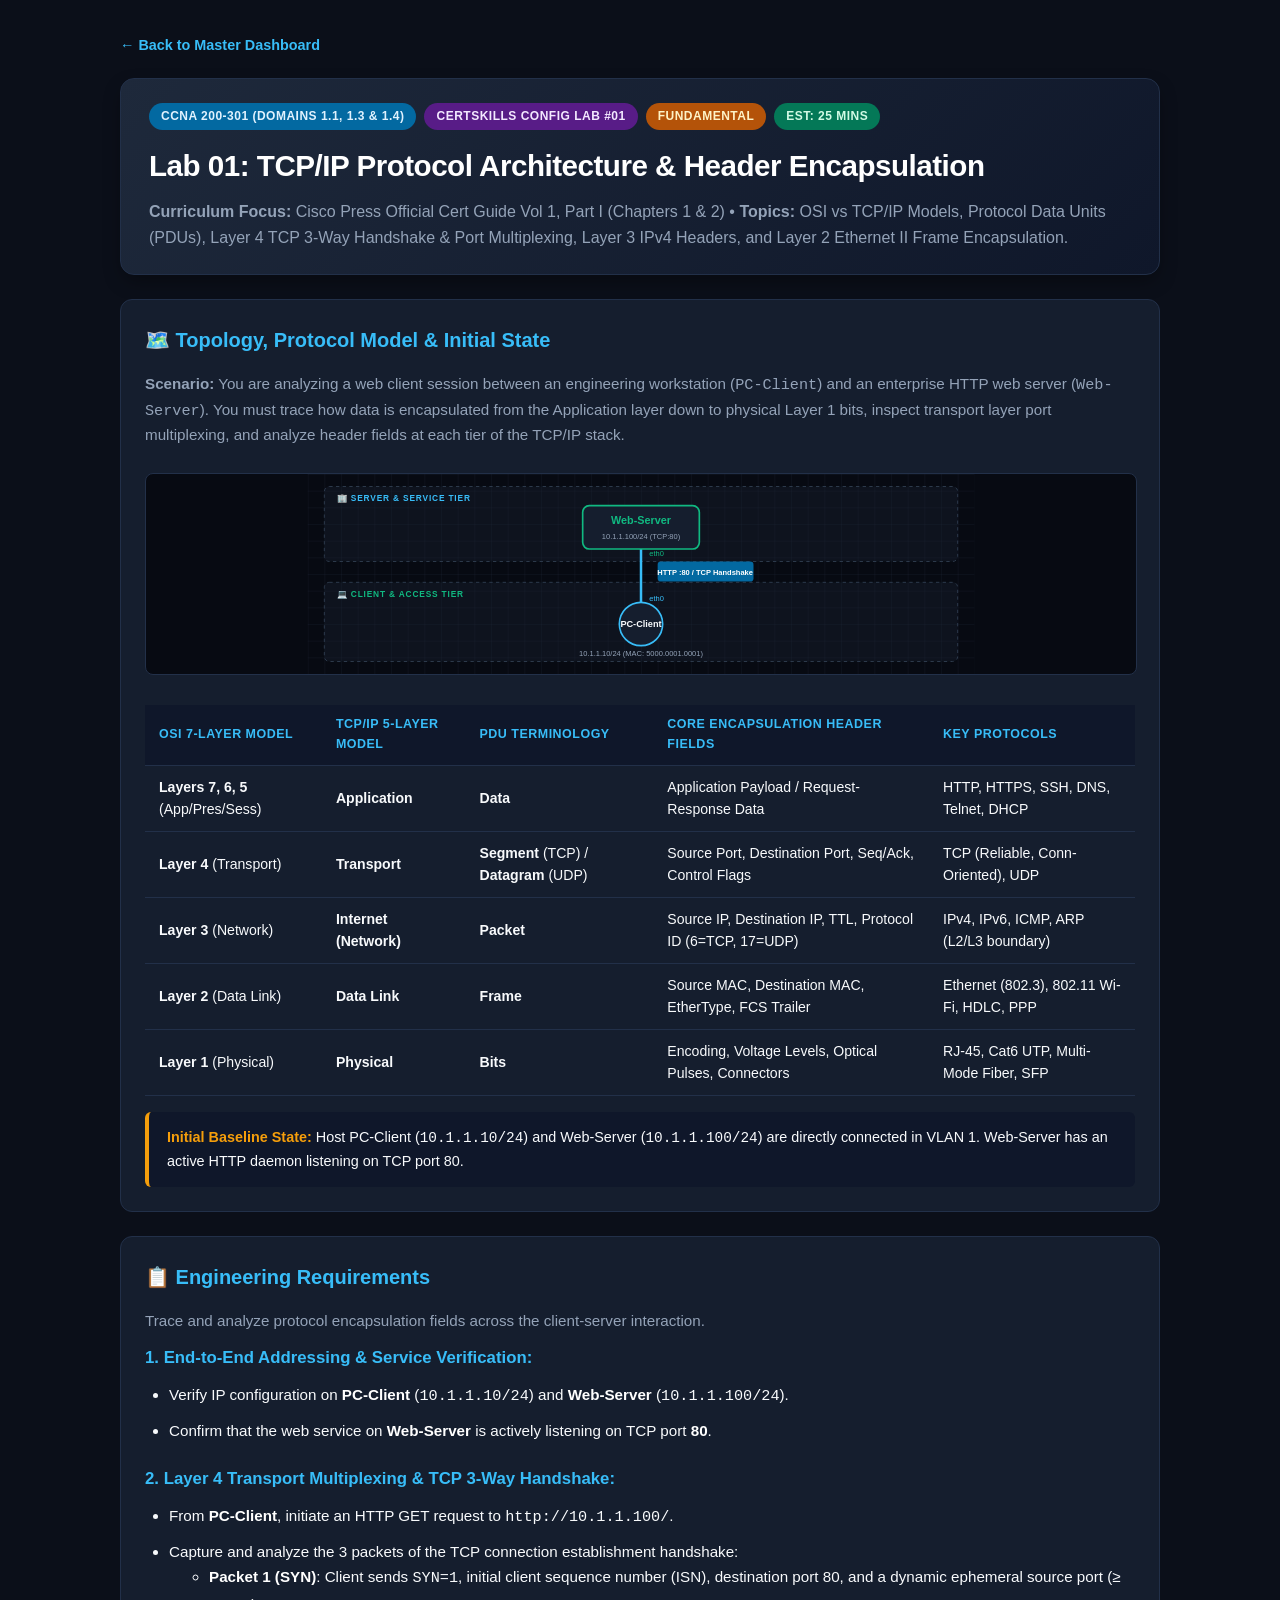
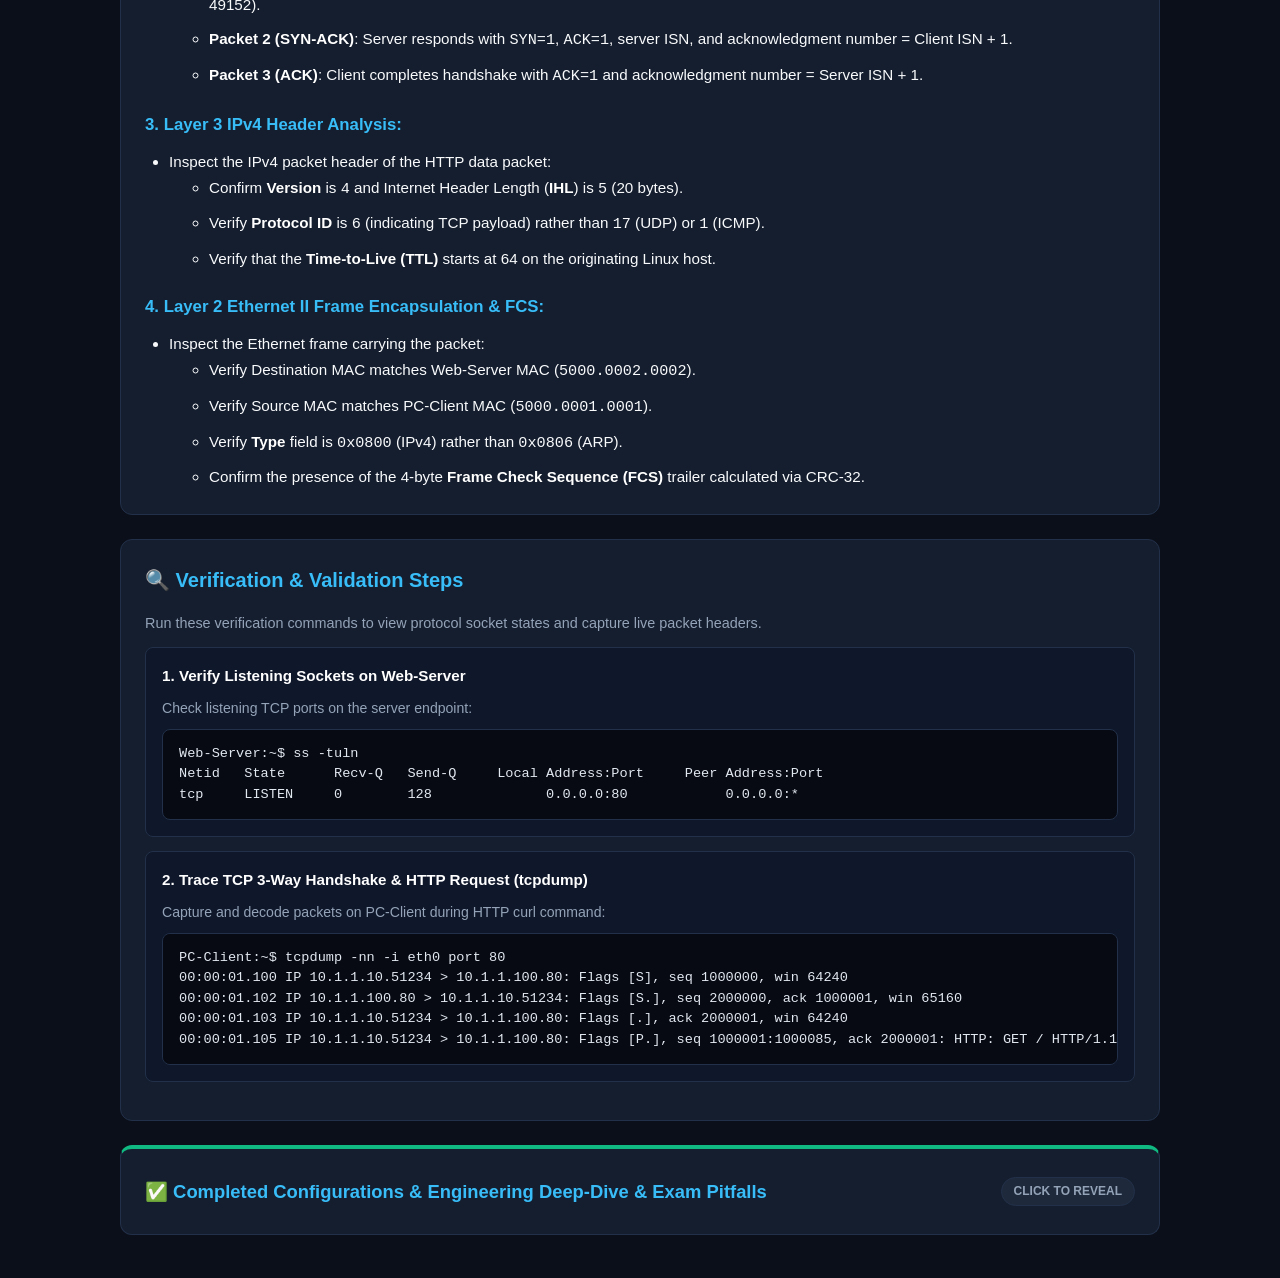
<file: labs/lab01-tcp-ip-encapsulation.html>
<!DOCTYPE html>
<html lang="en">
<head>
    <meta charset="UTF-8">
    <meta name="viewport" content="width=device-width, initial-scale=1.0">
    <title>Lab 01: TCP/IP Protocol Architecture & Header Encapsulation | Tyler's CCNA Lab Hub</title>
    <style>
        :root {
            --bg-body: #0b0f19;
            --bg-card: #151e2e;
            --bg-inner: #0f172a;
            --bg-code: #070a12;
            --text-main: #f8fafc;
            --text-muted: #94a3b8;
            --accent-blue: #0284c7;
            --accent-cyan: #38bdf8;
            --accent-green: #10b981;
            --accent-amber: #f59e0b;
            --accent-purple: #8b5cf6;
            --border-color: #223049;
            --font: -apple-system, BlinkMacSystemFont, "Segoe UI", Roboto, sans-serif;
            --font-mono: ui-monospace, SFMono-Regular, Menlo, Monaco, Consolas, monospace;
        }

        body {
            margin: 0;
            padding: 32px 20px;
            background-color: var(--bg-body);
            color: var(--text-main);
            font-family: var(--font);
            line-height: 1.6;
        }

        .container {
            max-width: 1040px;
            margin: 0 auto;
        }

        .top-nav {
            margin-bottom: 20px;
        }
        .top-nav a {
            color: var(--accent-cyan);
            text-decoration: none;
            font-size: 0.9rem;
            font-weight: 600;
        }
        .top-nav a:hover { text-decoration: underline; }

        .lab-header {
            background: linear-gradient(135deg, #1e293b 0%, #0f172a 100%);
            border: 1px solid var(--border-color);
            border-radius: 14px;
            padding: 24px 28px;
            margin-bottom: 24px;
            box-shadow: 0 8px 20px -4px rgba(0, 0, 0, 0.4);
        }

        .badge-group {
            display: flex;
            flex-wrap: wrap;
            gap: 8px;
            margin-bottom: 12px;
        }

        .badge {
            font-size: 0.75rem;
            font-weight: 700;
            text-transform: uppercase;
            padding: 4px 12px;
            border-radius: 9999px;
            letter-spacing: 0.5px;
        }

        .badge-blue   { background: #0369a1; color: #e0f2fe; }
        .badge-purple { background: #581c87; color: #f3e8ff; }
        .badge-amber  { background: #b45309; color: #fef3c7; }
        .badge-green  { background: #047857; color: #d1fae5; }

        h1 { margin: 0 0 10px 0; font-size: 1.85rem; color: #ffffff; letter-spacing: -0.5px; }
        h2 { font-size: 1.25rem; color: var(--accent-cyan); margin: 0 0 16px 0; display: flex; align-items: center; gap: 8px; }
        h3 { font-size: 1.05rem; color: #ffffff; margin: 18px 0 10px 0; }
        p { margin: 0 0 12px 0; }

        .card {
            background: var(--bg-card);
            border: 1px solid var(--border-color);
            border-radius: 12px;
            padding: 24px;
            margin-bottom: 24px;
        }

        .topology-svg {
            width: 100%;
            height: auto;
            max-height: 200px;
            background: var(--bg-code);
            border-radius: 8px;
            border: 1px solid var(--border-color);
            margin: 14px 0 6px 0;
        }

        table {
            width: 100%;
            border-collapse: collapse;
            margin: 16px 0;
            font-size: 0.88rem;
        }

        th, td {
            padding: 10px 14px;
            text-align: left;
            border-bottom: 1px solid var(--border-color);
        }

        th {
            background-color: var(--bg-inner);
            color: var(--accent-cyan);
            font-weight: 700;
            text-transform: uppercase;
            font-size: 0.78rem;
            letter-spacing: 0.5px;
        }

        tr:hover { background-color: rgba(255, 255, 255, 0.02); }

        .baseline-box {
            background: var(--bg-inner);
            border-left: 4px solid var(--accent-amber);
            border-radius: 6px;
            padding: 14px 18px;
            margin: 16px 0 0 0;
            font-size: 0.9rem;
        }
        .baseline-box strong { color: var(--accent-amber); }

        .req-group {
            margin-bottom: 22px;
        }
        .req-group:last-child {
            margin-bottom: 0;
        }
        .req-group h3 {
            font-size: 1.05rem;
            color: var(--accent-cyan);
            margin: 0 0 10px 0;
            font-weight: 700;
        }
        .clean-list {
            margin: 0;
            padding-left: 24px;
            color: var(--text-main);
            font-size: 0.95rem;
            line-height: 1.7;
        }
        .clean-list li {
            margin-bottom: 8px;
        }
        .clean-list li:last-child {
            margin-bottom: 0;
        }
        .clean-list strong {
            color: #ffffff;
        }

        .verif-step {
            background: var(--bg-inner);
            border: 1px solid var(--border-color);
            border-radius: 8px;
            padding: 16px;
            margin-bottom: 14px;
        }

        .verif-title {
            font-weight: 700;
            color: #ffffff;
            font-size: 0.95rem;
            margin-bottom: 8px;
            display: flex;
            align-items: center;
            gap: 8px;
        }

        .code-block {
            position: relative;
            margin: 10px 0 0 0;
        }

        pre {
            background-color: var(--bg-code);
            border: 1px solid var(--border-color);
            border-radius: 8px;
            padding: 14px 16px;
            overflow-x: auto;
            font-family: var(--font-mono);
            font-size: 0.85rem;
            color: #e2e8f0;
            line-height: 1.5;
            margin: 0;
        }

        .copy-btn {
            position: absolute;
            top: 8px;
            right: 8px;
            background: #223049;
            color: #f8fafc;
            border: 1px solid #334155;
            border-radius: 6px;
            padding: 5px 12px;
            font-size: 0.75rem;
            font-weight: 600;
            cursor: pointer;
            transition: all 0.2s;
        }

        .copy-btn:hover { background: var(--accent-blue); border-color: var(--accent-blue); }

        details.solution-drawer {
            border-top: 4px solid var(--accent-green);
            cursor: default;
        }

        details.solution-drawer summary {
            cursor: pointer;
            list-style: none;
            display: flex;
            justify-content: space-between;
            align-items: center;
            font-size: 1.15rem;
            font-weight: 700;
            color: var(--accent-cyan);
            user-select: none;
            padding: 4px 0;
        }

        details.solution-drawer summary::-webkit-details-marker {
            display: none;
        }

        details.solution-drawer summary:hover {
            color: #ffffff;
        }

        .solution-badge {
            font-size: 0.75rem;
            font-weight: 700;
            text-transform: uppercase;
            padding: 4px 12px;
            border-radius: 9999px;
            background: #1e293b;
            color: var(--text-muted);
            border: 1px solid var(--border-color);
            transition: all 0.2s;
        }

        details[open].solution-drawer .solution-badge {
            background: rgba(16, 185, 129, 0.2);
            color: var(--accent-green);
            border-color: var(--accent-green);
        }

        .tabs-header {
            display: flex;
            gap: 8px;
            border-bottom: 2px solid var(--border-color);
            margin-bottom: 16px;
            overflow-x: auto;
        }

        .tab-btn {
            background: transparent;
            border: none;
            color: var(--text-muted);
            padding: 10px 18px;
            font-size: 0.92rem;
            font-weight: 700;
            cursor: pointer;
            border-bottom: 2px solid transparent;
            margin-bottom: -2px;
            transition: all 0.2s;
        }

        .tab-btn:hover { color: #ffffff; }
        .tab-btn.active {
            color: var(--accent-cyan);
            border-bottom-color: var(--accent-cyan);
        }

        .tab-pane { display: none; }
        .tab-pane.active { display: block; }

        .commentary-section {
            background: var(--bg-inner);
            border: 1px solid var(--border-color);
            border-radius: 8px;
            padding: 18px 20px;
            margin-bottom: 16px;
            font-size: 0.92rem;
        }
        .commentary-section h4 {
            margin: 0 0 8px 0;
            color: var(--accent-amber);
            font-size: 1rem;
        }
        .commentary-section p { margin-bottom: 10px; }
        .commentary-section p:last-child { margin-bottom: 0; }
        .commentary-section code {
            background: var(--bg-code);
            padding: 2px 6px;
            border-radius: 4px;
            color: var(--accent-cyan);
            font-family: var(--font-mono);
            font-size: 0.85em;
        }

        @media print {
            body { background: #ffffff; color: #000000; padding: 0; }
            .lab-header, .card, .verif-step, .commentary-section, .baseline-box { border: 1px solid #ccc; box-shadow: none; background: #ffffff; color: #000000; }
            h1, h2, h3, .verif-title, details.solution-drawer summary { color: #000000 !important; }
            pre { background: #f8f9fa; color: #000000; border: 1px solid #ddd; }
            .copy-btn, .top-nav, .solution-badge { display: none !important; }
            details.solution-drawer { display: block !important; }
            details.solution-drawer .solution-content { display: block !important; margin-top: 0 !important; }
            .tab-pane { display: block !important; margin-bottom: 20px; }
            .tabs-header { display: none !important; }
        }
    </style>
</head>
<body>

<div class="container">

    <!-- Top Navigation Breadcrumb -->
    <div class="top-nav">
        <a href="../index.html">&larr; Back to Master Dashboard</a>
    </div>

    <!-- 1. HEADER & METADATA -->
    <div class="lab-header">
        <div class="badge-group">
            <span class="badge badge-blue">CCNA 200-301 (Domains 1.1, 1.3 & 1.4)</span>
            <span class="badge badge-purple">CertSkills Config Lab #01</span>
            <span class="badge badge-amber">Fundamental</span>
            <span class="badge badge-green">Est: 25 Mins</span>
        </div>
        <h1>Lab 01: TCP/IP Protocol Architecture & Header Encapsulation</h1>
        <p style="color: var(--text-muted); margin: 0;">
            <strong>Curriculum Focus:</strong> Cisco Press Official Cert Guide Vol 1, Part I (Chapters 1 & 2) • <strong>Topics:</strong> OSI vs TCP/IP Models, Protocol Data Units (PDUs), Layer 4 TCP 3-Way Handshake & Port Multiplexing, Layer 3 IPv4 Headers, and Layer 2 Ethernet II Frame Encapsulation.
        </p>
    </div>

    <!-- 2. TOPOLOGY, PROTOCOL ARCHITECTURE & INITIAL STATE -->
    <div class="card">
        <h2>🗺️ Topology, Protocol Model & Initial State</h2>
        <p style="color: var(--text-muted); font-size: 0.95rem;">
            <strong>Scenario:</strong> You are analyzing a web client session between an engineering workstation (<code>PC-Client</code>) and an enterprise HTTP web server (<code>Web-Server</code>). You must trace how data is encapsulated from the Application layer down to physical Layer 1 bits, inspect transport layer port multiplexing, and analyze header fields at each tier of the TCP/IP stack.
        </p>

        <!-- Hierarchical Vector SVG Diagram -->
        <svg class="topology-svg" viewBox="0 0 800 240" xmlns="http://www.w3.org/2000/svg">
            <defs>
                <pattern id="grid" width="20" height="20" patternUnits="userSpaceOnUse">
                    <path d="M 20 0 L 0 0 0 20" fill="none" stroke="#1e293b" stroke-width="0.5"/>
                </pattern>
            </defs>
            <rect width="100%" height="100%" fill="url(#grid)" />

            <!-- Tier Background Bands -->
            <rect x="20" y="15" width="760" height="90" rx="6" fill="#1e293b" fill-opacity="0.3" stroke="#334155" stroke-dasharray="4,4"/>
            <text x="35" y="32" fill="#38bdf8" font-size="10" font-weight="bold" letter-spacing="1">🏢 SERVER & SERVICE TIER</text>

            <rect x="20" y="130" width="760" height="95" rx="6" fill="#1e293b" fill-opacity="0.3" stroke="#334155" stroke-dasharray="4,4"/>
            <text x="35" y="147" fill="#10b981" font-size="10" font-weight="bold" letter-spacing="1">💻 CLIENT & ACCESS TIER</text>

            <!-- Vertical Connection -->
            <line x1="400" y1="90" x2="400" y2="155" stroke="#38bdf8" stroke-width="3" />

            <!-- Protocol Badge -->
            <rect x="420" y="105" width="115" height="24" rx="4" fill="#0369a1"/>
            <text x="477" y="121" fill="#ffffff" font-size="9" font-weight="bold" text-anchor="middle">HTTP :80 / TCP Handshake</text>

            <!-- Web-Server (Top) -->
            <rect x="330" y="38" width="140" height="52" rx="8" fill="#151e2e" stroke="#10b981" stroke-width="2"/>
            <text x="400" y="60" fill="#10b981" font-size="13" font-weight="bold" text-anchor="middle">Web-Server</text>
            <text x="400" y="78" fill="#94a3b8" font-size="9" text-anchor="middle">10.1.1.100/24 (TCP:80)</text>
            <text x="410" y="98" fill="#10b981" font-size="9">eth0</text>

            <!-- PC-Client (Bottom) -->
            <circle cx="400" cy="180" r="26" fill="#151e2e" stroke="#38bdf8" stroke-width="2"/>
            <text x="400" y="184" fill="#f8fafc" font-size="11" font-weight="bold" text-anchor="middle">PC-Client</text>
            <text x="400" y="218" fill="#94a3b8" font-size="9" text-anchor="middle">10.1.1.10/24 (MAC: 5000.0001.0001)</text>
            <text x="410" y="152" fill="#38bdf8" font-size="9">eth0</text>
        </svg>

        <!-- Protocol Model Comparison Table -->
        <table>
            <thead>
                <tr>
                    <th>OSI 7-Layer Model</th>
                    <th>TCP/IP 5-Layer Model</th>
                    <th>PDU Terminology</th>
                    <th>Core Encapsulation Header Fields</th>
                    <th>Key Protocols</th>
                </tr>
            </thead>
            <tbody>
                <tr>
                    <td><strong>Layers 7, 6, 5</strong> (App/Pres/Sess)</td>
                    <td><strong>Application</strong></td>
                    <td><strong>Data</strong></td>
                    <td>Application Payload / Request-Response Data</td>
                    <td>HTTP, HTTPS, SSH, DNS, Telnet, DHCP</td>
                </tr>
                <tr>
                    <td><strong>Layer 4</strong> (Transport)</td>
                    <td><strong>Transport</strong></td>
                    <td><strong>Segment</strong> (TCP) / <strong>Datagram</strong> (UDP)</td>
                    <td>Source Port, Destination Port, Seq/Ack, Control Flags</td>
                    <td>TCP (Reliable, Conn-Oriented), UDP</td>
                </tr>
                <tr>
                    <td><strong>Layer 3</strong> (Network)</td>
                    <td><strong>Internet (Network)</strong></td>
                    <td><strong>Packet</strong></td>
                    <td>Source IP, Destination IP, TTL, Protocol ID (6=TCP, 17=UDP)</td>
                    <td>IPv4, IPv6, ICMP, ARP (L2/L3 boundary)</td>
                </tr>
                <tr>
                    <td><strong>Layer 2</strong> (Data Link)</td>
                    <td><strong>Data Link</strong></td>
                    <td><strong>Frame</strong></td>
                    <td>Source MAC, Destination MAC, EtherType, FCS Trailer</td>
                    <td>Ethernet (802.3), 802.11 Wi-Fi, HDLC, PPP</td>
                </tr>
                <tr>
                    <td><strong>Layer 1</strong> (Physical)</td>
                    <td><strong>Physical</strong></td>
                    <td><strong>Bits</strong></td>
                    <td>Encoding, Voltage Levels, Optical Pulses, Connectors</td>
                    <td>RJ-45, Cat6 UTP, Multi-Mode Fiber, SFP</td>
                </tr>
            </tbody>
        </table>

        <!-- Initial Device State -->
        <div class="baseline-box">
            <strong>Initial Baseline State:</strong> Host PC-Client (<code>10.1.1.10/24</code>) and Web-Server (<code>10.1.1.100/24</code>) are directly connected in VLAN 1. Web-Server has an active HTTP daemon listening on TCP port 80.
        </div>
    </div>

    <!-- 3. ENGINEERING REQUIREMENTS SPECIFICATION -->
    <div class="card">
        <h2>📋 Engineering Requirements</h2>
        <p style="color: var(--text-muted); font-size: 0.95rem;">
            Trace and analyze protocol encapsulation fields across the client-server interaction.
        </p>

        <div class="req-group">
            <h3>1. End-to-End Addressing & Service Verification:</h3>
            <ul class="clean-list">
                <li>Verify IP configuration on <strong>PC-Client</strong> (<code>10.1.1.10/24</code>) and <strong>Web-Server</strong> (<code>10.1.1.100/24</code>).</li>
                <li>Confirm that the web service on <strong>Web-Server</strong> is actively listening on TCP port <strong>80</strong>.</li>
            </ul>
        </div>

        <div class="req-group">
            <h3>2. Layer 4 Transport Multiplexing & TCP 3-Way Handshake:</h3>
            <ul class="clean-list">
                <li>From <strong>PC-Client</strong>, initiate an HTTP GET request to <code>http://10.1.1.100/</code>.</li>
                <li>Capture and analyze the 3 packets of the TCP connection establishment handshake:
                    <ul>
                        <li><strong>Packet 1 (SYN)</strong>: Client sends <code>SYN=1</code>, initial client sequence number (ISN), destination port 80, and a dynamic ephemeral source port (&ge; 49152).</li>
                        <li><strong>Packet 2 (SYN-ACK)</strong>: Server responds with <code>SYN=1</code>, <code>ACK=1</code>, server ISN, and acknowledgment number = Client ISN + 1.</li>
                        <li><strong>Packet 3 (ACK)</strong>: Client completes handshake with <code>ACK=1</code> and acknowledgment number = Server ISN + 1.</li>
                    </ul>
                </li>
            </ul>
        </div>

        <div class="req-group">
            <h3>3. Layer 3 IPv4 Header Analysis:</h3>
            <ul class="clean-list">
                <li>Inspect the IPv4 packet header of the HTTP data packet:
                    <ul>
                        <li>Confirm <strong>Version</strong> is <code>4</code> and Internet Header Length (<strong>IHL</strong>) is <code>5</code> (20 bytes).</li>
                        <li>Verify <strong>Protocol ID</strong> is <code>6</code> (indicating TCP payload) rather than <code>17</code> (UDP) or <code>1</code> (ICMP).</li>
                        <li>Verify that the <strong>Time-to-Live (TTL)</strong> starts at 64 on the originating Linux host.</li>
                    </ul>
                </li>
            </ul>
        </div>

        <div class="req-group">
            <h3>4. Layer 2 Ethernet II Frame Encapsulation & FCS:</h3>
            <ul class="clean-list">
                <li>Inspect the Ethernet frame carrying the packet:
                    <ul>
                        <li>Verify Destination MAC matches Web-Server MAC (<code>5000.0002.0002</code>).</li>
                        <li>Verify Source MAC matches PC-Client MAC (<code>5000.0001.0001</code>).</li>
                        <li>Verify <strong>Type</strong> field is <code>0x0800</code> (IPv4) rather than <code>0x0806</code> (ARP).</li>
                        <li>Confirm the presence of the 4-byte <strong>Frame Check Sequence (FCS)</strong> trailer calculated via CRC-32.</li>
                    </ul>
                </li>
            </ul>
        </div>
    </div>

    <!-- 4. VERIFICATION & VALIDATION -->
    <div class="card">
        <h2>🔍 Verification & Validation Steps</h2>
        <p style="color: var(--text-muted); font-size: 0.9rem;">
            Run these verification commands to view protocol socket states and capture live packet headers.
        </p>

        <!-- Step 1 -->
        <div class="verif-step">
            <div class="verif-title">
                <span>1. Verify Listening Sockets on Web-Server</span>
            </div>
            <p style="font-size: 0.88rem; color: var(--text-muted); margin-bottom: 6px;">Check listening TCP ports on the server endpoint:</p>
            <div class="code-block">
                <pre><code>Web-Server:~$ ss -tuln
Netid   State      Recv-Q   Send-Q     Local Address:Port     Peer Address:Port
tcp     LISTEN     0        128              0.0.0.0:80            0.0.0.0:*</code></pre>
            </div>
        </div>

        <!-- Step 2 -->
        <div class="verif-step">
            <div class="verif-title">
                <span>2. Trace TCP 3-Way Handshake & HTTP Request (tcpdump)</span>
            </div>
            <p style="font-size: 0.88rem; color: var(--text-muted); margin-bottom: 6px;">Capture and decode packets on PC-Client during HTTP curl command:</p>
            <div class="code-block">
                <pre><code>PC-Client:~$ tcpdump -nn -i eth0 port 80
00:00:01.100 IP 10.1.1.10.51234 > 10.1.1.100.80: Flags [S], seq 1000000, win 64240
00:00:01.102 IP 10.1.1.100.80 > 10.1.1.10.51234: Flags [S.], seq 2000000, ack 1000001, win 65160
00:00:01.103 IP 10.1.1.10.51234 > 10.1.1.100.80: Flags [.], ack 2000001, win 64240
00:00:01.105 IP 10.1.1.10.51234 > 10.1.1.100.80: Flags [P.], seq 1000001:1000085, ack 2000001: HTTP: GET / HTTP/1.1</code></pre>
            </div>
        </div>
    </div>

    <!-- 5. COMPLETED CONFIGURATIONS & LAB COMMENTARY (SPOILER-FREE DRAWER) -->
    <details class="card solution-drawer">
        <summary>
            <span>✅ Completed Configurations & Engineering Deep-Dive & Exam Pitfalls</span>
            <span class="solution-badge">Click to Reveal</span>
        </summary>
        <div class="solution-content" style="margin-top: 18px;">
            <p style="color: var(--text-muted); font-size: 0.9rem;">
                Review endpoint setup commands, 5-layer header byte map, and Cisco Press deep architectural commentary.
            </p>

            <!-- Tab Controls -->
            <div class="tabs-header">
                <button class="tab-btn active" onclick="showTab('tab-cmds', this)">Endpoint CLI Commands</button>
                <button class="tab-btn" onclick="showTab('tab-bytemap', this)">🔬 5-Layer Encapsulation Byte Map</button>
                <button class="tab-btn" onclick="showTab('tab-commentary', this)">🎓 Engineering Deep-Dive & Exam Pitfalls</button>
            </div>

            <!-- Tab 1: Commands -->
            <div class="tab-pane active" id="tab-cmds">
                <div class="code-block">
                    <button class="copy-btn" onclick="copyCode(this)">Copy Endpoint Commands</button>
                    <pre><code># On Web-Server:
ip addr add 10.1.1.100/24 dev eth0
ip link set eth0 up
# Start simple Python HTTP daemon on port 80:
python3 -m http.server 80 &

# On PC-Client:
ip addr add 10.1.1.10/24 dev eth0
ip link set eth0 up
# Initiate HTTP GET request:
curl -v http://10.1.1.100/</code></pre>
                </div>
            </div>

            <!-- Tab 2: Byte Map -->
            <div class="tab-pane" id="tab-bytemap">
                <h4>🔬 Full De-encapsulation Anatomy of an HTTP Frame</h4>
                <table>
                    <thead>
                        <tr>
                            <th>Layer</th>
                            <th>PDU Tier</th>
                            <th>Header Name</th>
                            <th>Field Values for this Lab</th>
                        </tr>
                    </thead>
                    <tbody>
                        <tr>
                            <td><strong>L7</strong></td>
                            <td>Application Data</td>
                            <td>HTTP Payload</td>
                            <td><code>GET / HTTP/1.1
Host: 10.1.1.100

</code></td>
                        </tr>
                        <tr>
                            <td><strong>L4</strong></td>
                            <td>TCP Segment</td>
                            <td>TCP Header (20B)</td>
                            <td>Src Port: <code>51234</code> (Ephemeral) | Dst Port: <code>80</code> (HTTP) | Flags: <code>[P.]</code></td>
                        </tr>
                        <tr>
                            <td><strong>L3</strong></td>
                            <td>IPv4 Packet</td>
                            <td>IP Header (20B)</td>
                            <td>Src IP: <code>10.1.1.10</code> | Dst IP: <code>10.1.1.100</code> | Protocol: <code>6 (TCP)</code> | TTL: <code>64</code></td>
                        </tr>
                        <tr>
                            <td><strong>L2</strong></td>
                            <td>Ethernet Frame</td>
                            <td>Ethernet II (14B Header + 4B Trailer)</td>
                            <td>Src MAC: <code>5000.0001.0001</code> | Dst MAC: <code>5000.0002.0002</code> | Type: <code>0x0800</code> | FCS</td>
                        </tr>
                        <tr>
                            <td><strong>L1</strong></td>
                            <td>Physical Bits</td>
                            <td>1000BASE-T</td>
                            <td>Manchester / PAM-5 encoded electrical voltage transitions on UTP Cat6</td>
                        </tr>
                    </tbody>
                </table>
            </div>

            <!-- Tab 3: Commentary -->
            <div class="tab-pane" id="tab-commentary">
                <div class="commentary-section">
                    <h4>🔬 Architectural Breakdown & Design Logic</h4>
                    <p>
                        This lab deconstructs the core theoretical foundation of the entire CCNA exam: data encapsulation and protocol communication, as presented in Cisco Press Volume 1, Chapters 1 & 2.
                    </p>
                </div>

                <div class="commentary-section">
                    <h4>1. Same-Layer vs. Adjacent-Layer Interaction</h4>
                    <p>
                        Cisco Press highlights two fundamental rules of networking communication:
                    </p>
                    <ul>
                        <li><strong>Adjacent-Layer Interaction (On the Same Host)</strong>: How a higher layer requests services from the layer directly below it (e.g., HTTP on PC-Client requests reliable transport from TCP; TCP hands segments down to IP).</li>
                        <li><strong>Same-Layer Interaction (Across the Network)</strong>: How the protocol on one device communicates with the corresponding protocol on the destination device using header information (e.g., TCP on PC-Client talks to TCP on Web-Server using Sequence and Acknowledgment numbers in the TCP header).</li>
                    </ul>
                </div>

                <div class="commentary-section">
                    <h4>2. Port Number Ranges & Port Multiplexing</h4>
                    <p>
                        Layer 4 ports enable a host to run multiple network applications simultaneously over a single IP address:
                    </p>
                    <ul>
                        <li><strong>Well-Known Ports (0 – 1023)</strong>: Reserved for server-side daemons (e.g. <code>22</code> SSH, <code>23</code> Telnet, <code>53</code> DNS, <code>80</code> HTTP, <code>443</code> HTTPS).</li>
                        <li><strong>Registered Ports (1024 – 49151)</strong>: Vendor-specific application services.</li>
                        <li><strong>Dynamic / Private / Ephemeral Ports (49152 – 65535)</strong>: Randomly assigned by the client OS to track individual outgoing client connections.</li>
                    </ul>
                </div>

                <div class="commentary-section">
                    <h4>3. The Role of the EtherType Field</h4>
                    <p>
                        The 2-byte <strong>Type</strong> field in the Ethernet II frame header identifies which Layer 3 protocol is encapsulated in the data payload:
                    </p>
                    <ul>
                        <li><code>0x0800</code> = IPv4 Packet</li>
                        <li><code>0x0806</code> = ARP (Address Resolution Protocol)</li>
                        <li><code>0x86DD</code> = IPv6 Packet</li>
                        <li><code>0x8100</code> = 802.1Q VLAN Tagged Frame</li>
                    </ul>
                </div>
            </div>
        </div>
    </details>

</div>

<script>
    // 1-Click Copy Function
    function copyCode(btn) {
        const pre = btn.nextElementSibling;
        navigator.clipboard.writeText(pre.innerText).then(() => {
            const originalText = btn.innerText;
            btn.innerText = "Copied!";
            btn.style.background = "#10b981";
            btn.style.borderColor = "#10b981";
            setTimeout(() => {
                btn.innerText = originalText;
                btn.style.background = "#223049";
                btn.style.borderColor = "#334155";
            }, 2000);
        });
    }

    // Solution Tabs Switcher
    function showTab(tabId, btn) {
        document.querySelectorAll(".tab-pane").forEach(pane => pane.classList.remove("active"));
        document.querySelectorAll(".tab-btn").forEach(b => b.classList.remove("active"));
        document.getElementById(tabId).classList.add("active");
        btn.classList.add("active");
    }
</script>

</body>
</html>
</file>
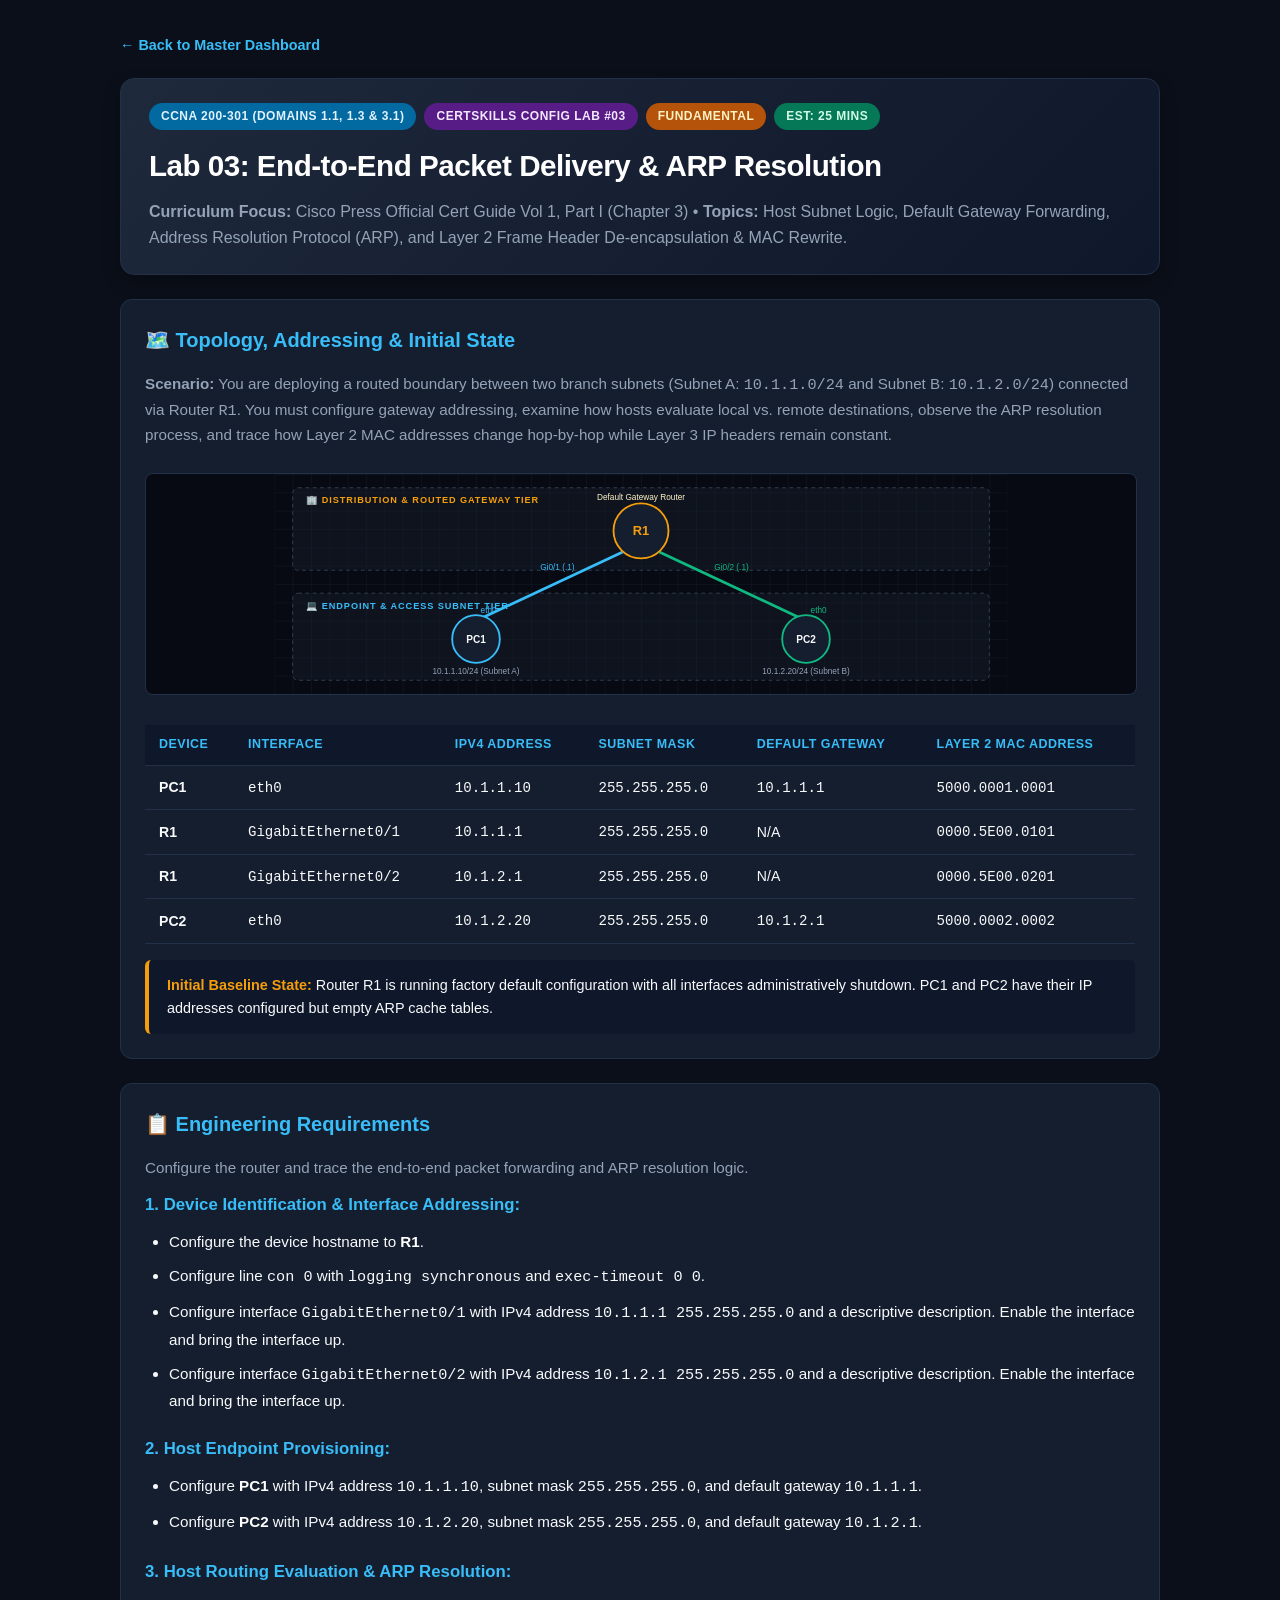
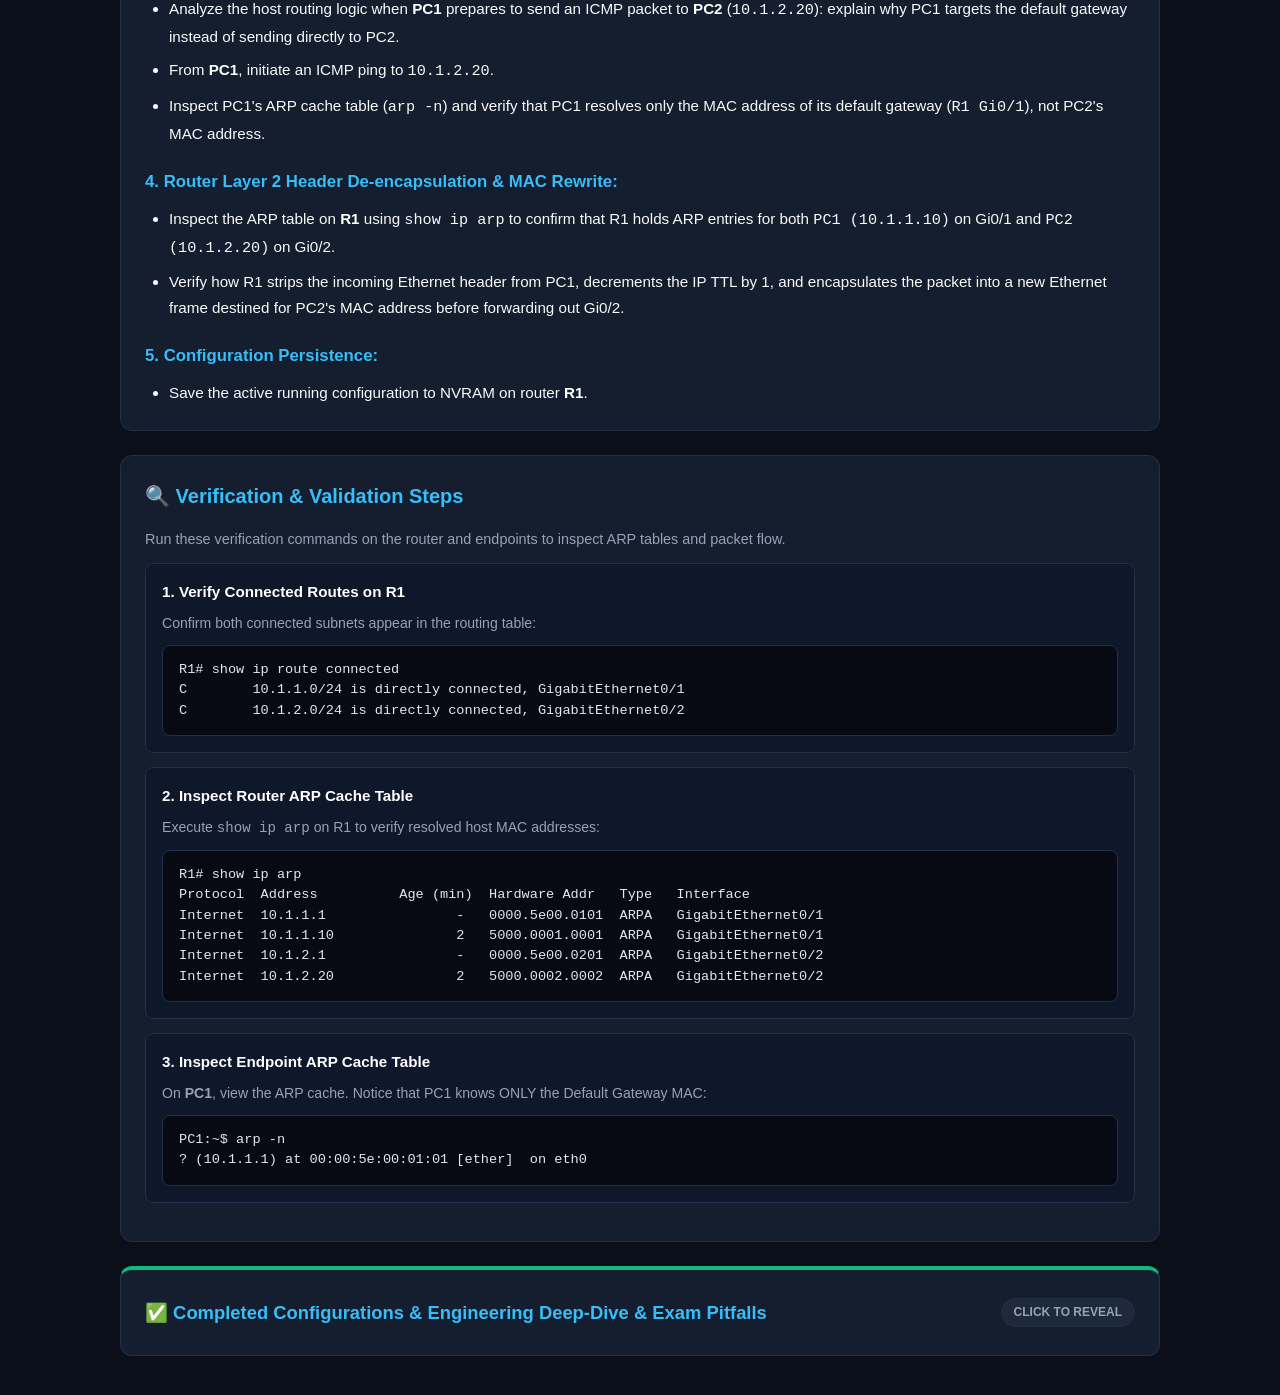
<file: labs/lab03-packet-delivery-arp.html>
<!DOCTYPE html>
<html lang="en">
<head>
    <meta charset="UTF-8">
    <meta name="viewport" content="width=device-width, initial-scale=1.0">
    <title>Lab 03: End-to-End Packet Delivery & ARP Resolution | Tyler's CCNA Lab Hub</title>
    <style>
        :root {
            --bg-body: #0b0f19;
            --bg-card: #151e2e;
            --bg-inner: #0f172a;
            --bg-code: #070a12;
            --text-main: #f8fafc;
            --text-muted: #94a3b8;
            --accent-blue: #0284c7;
            --accent-cyan: #38bdf8;
            --accent-green: #10b981;
            --accent-amber: #f59e0b;
            --accent-purple: #8b5cf6;
            --border-color: #223049;
            --font: -apple-system, BlinkMacSystemFont, "Segoe UI", Roboto, sans-serif;
            --font-mono: ui-monospace, SFMono-Regular, Menlo, Monaco, Consolas, monospace;
        }

        body {
            margin: 0;
            padding: 32px 20px;
            background-color: var(--bg-body);
            color: var(--text-main);
            font-family: var(--font);
            line-height: 1.6;
        }

        .container {
            max-width: 1040px;
            margin: 0 auto;
        }

        .top-nav {
            margin-bottom: 20px;
        }
        .top-nav a {
            color: var(--accent-cyan);
            text-decoration: none;
            font-size: 0.9rem;
            font-weight: 600;
        }
        .top-nav a:hover { text-decoration: underline; }

        .lab-header {
            background: linear-gradient(135deg, #1e293b 0%, #0f172a 100%);
            border: 1px solid var(--border-color);
            border-radius: 14px;
            padding: 24px 28px;
            margin-bottom: 24px;
            box-shadow: 0 8px 20px -4px rgba(0, 0, 0, 0.4);
        }

        .badge-group {
            display: flex;
            flex-wrap: wrap;
            gap: 8px;
            margin-bottom: 12px;
        }

        .badge {
            font-size: 0.75rem;
            font-weight: 700;
            text-transform: uppercase;
            padding: 4px 12px;
            border-radius: 9999px;
            letter-spacing: 0.5px;
        }

        .badge-blue   { background: #0369a1; color: #e0f2fe; }
        .badge-purple { background: #581c87; color: #f3e8ff; }
        .badge-amber  { background: #b45309; color: #fef3c7; }
        .badge-green  { background: #047857; color: #d1fae5; }

        h1 { margin: 0 0 10px 0; font-size: 1.85rem; color: #ffffff; letter-spacing: -0.5px; }
        h2 { font-size: 1.25rem; color: var(--accent-cyan); margin: 0 0 16px 0; display: flex; align-items: center; gap: 8px; }
        h3 { font-size: 1.05rem; color: #ffffff; margin: 18px 0 10px 0; }
        p { margin: 0 0 12px 0; }

        .card {
            background: var(--bg-card);
            border: 1px solid var(--border-color);
            border-radius: 12px;
            padding: 24px;
            margin-bottom: 24px;
        }

        .topology-svg {
            width: 100%;
            height: auto;
            max-height: 220px;
            background: var(--bg-code);
            border-radius: 8px;
            border: 1px solid var(--border-color);
            margin: 14px 0 6px 0;
        }

        table {
            width: 100%;
            border-collapse: collapse;
            margin: 16px 0;
            font-size: 0.88rem;
        }

        th, td {
            padding: 10px 14px;
            text-align: left;
            border-bottom: 1px solid var(--border-color);
        }

        th {
            background-color: var(--bg-inner);
            color: var(--accent-cyan);
            font-weight: 700;
            text-transform: uppercase;
            font-size: 0.78rem;
            letter-spacing: 0.5px;
        }

        tr:hover { background-color: rgba(255, 255, 255, 0.02); }

        .baseline-box {
            background: var(--bg-inner);
            border-left: 4px solid var(--accent-amber);
            border-radius: 6px;
            padding: 14px 18px;
            margin: 16px 0 0 0;
            font-size: 0.9rem;
        }
        .baseline-box strong { color: var(--accent-amber); }

        .req-group {
            margin-bottom: 22px;
        }
        .req-group:last-child {
            margin-bottom: 0;
        }
        .req-group h3 {
            font-size: 1.05rem;
            color: var(--accent-cyan);
            margin: 0 0 10px 0;
            font-weight: 700;
        }
        .clean-list {
            margin: 0;
            padding-left: 24px;
            color: var(--text-main);
            font-size: 0.95rem;
            line-height: 1.7;
        }
        .clean-list li {
            margin-bottom: 8px;
        }
        .clean-list li:last-child {
            margin-bottom: 0;
        }
        .clean-list strong {
            color: #ffffff;
        }

        .verif-step {
            background: var(--bg-inner);
            border: 1px solid var(--border-color);
            border-radius: 8px;
            padding: 16px;
            margin-bottom: 14px;
        }

        .verif-title {
            font-weight: 700;
            color: #ffffff;
            font-size: 0.95rem;
            margin-bottom: 8px;
            display: flex;
            align-items: center;
            gap: 8px;
        }

        .code-block {
            position: relative;
            margin: 10px 0 0 0;
        }

        pre {
            background-color: var(--bg-code);
            border: 1px solid var(--border-color);
            border-radius: 8px;
            padding: 14px 16px;
            overflow-x: auto;
            font-family: var(--font-mono);
            font-size: 0.85rem;
            color: #e2e8f0;
            line-height: 1.5;
            margin: 0;
        }

        .copy-btn {
            position: absolute;
            top: 8px;
            right: 8px;
            background: #223049;
            color: #f8fafc;
            border: 1px solid #334155;
            border-radius: 6px;
            padding: 5px 12px;
            font-size: 0.75rem;
            font-weight: 600;
            cursor: pointer;
            transition: all 0.2s;
        }

        .copy-btn:hover { background: var(--accent-blue); border-color: var(--accent-blue); }

        details.solution-drawer {
            border-top: 4px solid var(--accent-green);
            cursor: default;
        }

        details.solution-drawer summary {
            cursor: pointer;
            list-style: none;
            display: flex;
            justify-content: space-between;
            align-items: center;
            font-size: 1.15rem;
            font-weight: 700;
            color: var(--accent-cyan);
            user-select: none;
            padding: 4px 0;
        }

        details.solution-drawer summary::-webkit-details-marker {
            display: none;
        }

        details.solution-drawer summary:hover {
            color: #ffffff;
        }

        .solution-badge {
            font-size: 0.75rem;
            font-weight: 700;
            text-transform: uppercase;
            padding: 4px 12px;
            border-radius: 9999px;
            background: #1e293b;
            color: var(--text-muted);
            border: 1px solid var(--border-color);
            transition: all 0.2s;
        }

        details[open].solution-drawer .solution-badge {
            background: rgba(16, 185, 129, 0.2);
            color: var(--accent-green);
            border-color: var(--accent-green);
        }

        .tabs-header {
            display: flex;
            gap: 8px;
            border-bottom: 2px solid var(--border-color);
            margin-bottom: 16px;
            overflow-x: auto;
        }

        .tab-btn {
            background: transparent;
            border: none;
            color: var(--text-muted);
            padding: 10px 18px;
            font-size: 0.92rem;
            font-weight: 700;
            cursor: pointer;
            border-bottom: 2px solid transparent;
            margin-bottom: -2px;
            transition: all 0.2s;
        }

        .tab-btn:hover { color: #ffffff; }
        .tab-btn.active {
            color: var(--accent-cyan);
            border-bottom-color: var(--accent-cyan);
        }

        .tab-pane { display: none; }
        .tab-pane.active { display: block; }

        .commentary-section {
            background: var(--bg-inner);
            border: 1px solid var(--border-color);
            border-radius: 8px;
            padding: 18px 20px;
            margin-bottom: 16px;
            font-size: 0.92rem;
        }
        .commentary-section h4 {
            margin: 0 0 8px 0;
            color: var(--accent-amber);
            font-size: 1rem;
        }
        .commentary-section p { margin-bottom: 10px; }
        .commentary-section p:last-child { margin-bottom: 0; }
        .commentary-section code {
            background: var(--bg-code);
            padding: 2px 6px;
            border-radius: 4px;
            color: var(--accent-cyan);
            font-family: var(--font-mono);
            font-size: 0.85em;
        }

        @media print {
            body { background: #ffffff; color: #000000; padding: 0; }
            .lab-header, .card, .verif-step, .commentary-section, .baseline-box { border: 1px solid #ccc; box-shadow: none; background: #ffffff; color: #000000; }
            h1, h2, h3, .verif-title, details.solution-drawer summary { color: #000000 !important; }
            pre { background: #f8f9fa; color: #000000; border: 1px solid #ddd; }
            .copy-btn, .top-nav, .solution-badge { display: none !important; }
            details.solution-drawer { display: block !important; }
            details.solution-drawer .solution-content { display: block !important; margin-top: 0 !important; }
            .tab-pane { display: block !important; margin-bottom: 20px; }
            .tabs-header { display: none !important; }
        }
    </style>
</head>
<body>

<div class="container">

    <!-- Top Navigation Breadcrumb -->
    <div class="top-nav">
        <a href="../index.html">&larr; Back to Master Dashboard</a>
    </div>

    <!-- 1. HEADER & METADATA -->
    <div class="lab-header">
        <div class="badge-group">
            <span class="badge badge-blue">CCNA 200-301 (Domains 1.1, 1.3 & 3.1)</span>
            <span class="badge badge-purple">CertSkills Config Lab #03</span>
            <span class="badge badge-amber">Fundamental</span>
            <span class="badge badge-green">Est: 25 Mins</span>
        </div>
        <h1>Lab 03: End-to-End Packet Delivery & ARP Resolution</h1>
        <p style="color: var(--text-muted); margin: 0;">
            <strong>Curriculum Focus:</strong> Cisco Press Official Cert Guide Vol 1, Part I (Chapter 3) • <strong>Topics:</strong> Host Subnet Logic, Default Gateway Forwarding, Address Resolution Protocol (ARP), and Layer 2 Frame Header De-encapsulation & MAC Rewrite.
        </p>
    </div>

    <!-- 2. TOPOLOGY, ADDRESSING & INITIAL STATE -->
    <div class="card">
        <h2>🗺️ Topology, Addressing & Initial State</h2>
        <p style="color: var(--text-muted); font-size: 0.95rem;">
            <strong>Scenario:</strong> You are deploying a routed boundary between two branch subnets (Subnet A: <code>10.1.1.0/24</code> and Subnet B: <code>10.1.2.0/24</code>) connected via Router <code>R1</code>. You must configure gateway addressing, examine how hosts evaluate local vs. remote destinations, observe the ARP resolution process, and trace how Layer 2 MAC addresses change hop-by-hop while Layer 3 IP headers remain constant.
        </p>

        <!-- Hierarchical Vector SVG Diagram -->
        <svg class="topology-svg" viewBox="0 0 800 240" xmlns="http://www.w3.org/2000/svg">
            <defs>
                <pattern id="grid" width="20" height="20" patternUnits="userSpaceOnUse">
                    <path d="M 20 0 L 0 0 0 20" fill="none" stroke="#1e293b" stroke-width="0.5"/>
                </pattern>
            </defs>
            <rect width="100%" height="100%" fill="url(#grid)" />

            <!-- Tier Background Bands -->
            <rect x="20" y="15" width="760" height="90" rx="6" fill="#1e293b" fill-opacity="0.3" stroke="#334155" stroke-dasharray="4,4"/>
            <text x="35" y="32" fill="#f59e0b" font-size="10" font-weight="bold" letter-spacing="1">🏢 DISTRIBUTION & ROUTED GATEWAY TIER</text>

            <rect x="20" y="130" width="760" height="95" rx="6" fill="#1e293b" fill-opacity="0.3" stroke="#334155" stroke-dasharray="4,4"/>
            <text x="35" y="147" fill="#38bdf8" font-size="10" font-weight="bold" letter-spacing="1">💻 ENDPOINT & ACCESS SUBNET TIER</text>

            <!-- Downlinks from R1 to Hosts -->
            <line x1="380" y1="85" x2="220" y2="160" stroke="#38bdf8" stroke-width="3" />
            <line x1="420" y1="85" x2="580" y2="160" stroke="#10b981" stroke-width="3" />

            <!-- R1 (Top) -->
            <circle cx="400" cy="62" r="30" fill="#151e2e" stroke="#f59e0b" stroke-width="2"/>
            <text x="400" y="67" fill="#f59e0b" font-size="14" font-weight="bold" text-anchor="middle">R1</text>
            <text x="400" y="28" fill="#fef3c7" font-size="9" text-anchor="middle">Default Gateway Router</text>
            <text x="290" y="105" fill="#38bdf8" font-size="9">Gi0/1 (.1)</text>
            <text x="480" y="105" fill="#10b981" font-size="9">Gi0/2 (.1)</text>

            <!-- PC1 (Bottom Left) -->
            <circle cx="220" cy="180" r="26" fill="#151e2e" stroke="#38bdf8" stroke-width="2"/>
            <text x="220" y="184" fill="#f8fafc" font-size="11" font-weight="bold" text-anchor="middle">PC1</text>
            <text x="220" y="218" fill="#94a3b8" font-size="9" text-anchor="middle">10.1.1.10/24 (Subnet A)</text>
            <text x="225" y="152" fill="#38bdf8" font-size="9">eth0</text>

            <!-- PC2 (Bottom Right) -->
            <circle cx="580" cy="180" r="26" fill="#151e2e" stroke="#10b981" stroke-width="2"/>
            <text x="580" y="184" fill="#f8fafc" font-size="11" font-weight="bold" text-anchor="middle">PC2</text>
            <text x="580" y="218" fill="#94a3b8" font-size="9" text-anchor="middle">10.1.2.20/24 (Subnet B)</text>
            <text x="585" y="152" fill="#10b981" font-size="9">eth0</text>
        </svg>

        <!-- Addressing & MAC Specification Table -->
        <table>
            <thead>
                <tr>
                    <th>Device</th>
                    <th>Interface</th>
                    <th>IPv4 Address</th>
                    <th>Subnet Mask</th>
                    <th>Default Gateway</th>
                    <th>Layer 2 MAC Address</th>
                </tr>
            </thead>
            <tbody>
                <tr>
                    <td><strong>PC1</strong></td>
                    <td><code>eth0</code></td>
                    <td><code>10.1.1.10</code></td>
                    <td><code>255.255.255.0</code></td>
                    <td><code>10.1.1.1</code></td>
                    <td><code>5000.0001.0001</code></td>
                </tr>
                <tr>
                    <td><strong>R1</strong></td>
                    <td><code>GigabitEthernet0/1</code></td>
                    <td><code>10.1.1.1</code></td>
                    <td><code>255.255.255.0</code></td>
                    <td>N/A</td>
                    <td><code>0000.5E00.0101</code></td>
                </tr>
                <tr>
                    <td><strong>R1</strong></td>
                    <td><code>GigabitEthernet0/2</code></td>
                    <td><code>10.1.2.1</code></td>
                    <td><code>255.255.255.0</code></td>
                    <td>N/A</td>
                    <td><code>0000.5E00.0201</code></td>
                </tr>
                <tr>
                    <td><strong>PC2</strong></td>
                    <td><code>eth0</code></td>
                    <td><code>10.1.2.20</code></td>
                    <td><code>255.255.255.0</code></td>
                    <td><code>10.1.2.1</code></td>
                    <td><code>5000.0002.0002</code></td>
                </tr>
            </tbody>
        </table>

        <!-- Initial Device State -->
        <div class="baseline-box">
            <strong>Initial Baseline State:</strong> Router R1 is running factory default configuration with all interfaces administratively shutdown. PC1 and PC2 have their IP addresses configured but empty ARP cache tables.
        </div>
    </div>

    <!-- 3. ENGINEERING REQUIREMENTS SPECIFICATION -->
    <div class="card">
        <h2>📋 Engineering Requirements</h2>
        <p style="color: var(--text-muted); font-size: 0.95rem;">
            Configure the router and trace the end-to-end packet forwarding and ARP resolution logic.
        </p>

        <div class="req-group">
            <h3>1. Device Identification & Interface Addressing:</h3>
            <ul class="clean-list">
                <li>Configure the device hostname to <strong>R1</strong>.</li>
                <li>Configure line <code>con 0</code> with <code>logging synchronous</code> and <code>exec-timeout 0 0</code>.</li>
                <li>Configure interface <code>GigabitEthernet0/1</code> with IPv4 address <code>10.1.1.1 255.255.255.0</code> and a descriptive description. Enable the interface and bring the interface up.</li>
                <li>Configure interface <code>GigabitEthernet0/2</code> with IPv4 address <code>10.1.2.1 255.255.255.0</code> and a descriptive description. Enable the interface and bring the interface up.</li>
            </ul>
        </div>

        <div class="req-group">
            <h3>2. Host Endpoint Provisioning:</h3>
            <ul class="clean-list">
                <li>Configure <strong>PC1</strong> with IPv4 address <code>10.1.1.10</code>, subnet mask <code>255.255.255.0</code>, and default gateway <code>10.1.1.1</code>.</li>
                <li>Configure <strong>PC2</strong> with IPv4 address <code>10.1.2.20</code>, subnet mask <code>255.255.255.0</code>, and default gateway <code>10.1.2.1</code>.</li>
            </ul>
        </div>

        <div class="req-group">
            <h3>3. Host Routing Evaluation & ARP Resolution:</h3>
            <ul class="clean-list">
                <li>Analyze the host routing logic when <strong>PC1</strong> prepares to send an ICMP packet to <strong>PC2</strong> (<code>10.1.2.20</code>): explain why PC1 targets the default gateway instead of sending directly to PC2.</li>
                <li>From <strong>PC1</strong>, initiate an ICMP ping to <code>10.1.2.20</code>.</li>
                <li>Inspect PC1's ARP cache table (<code>arp -n</code>) and verify that PC1 resolves only the MAC address of its default gateway (<code>R1 Gi0/1</code>), not PC2's MAC address.</li>
            </ul>
        </div>

        <div class="req-group">
            <h3>4. Router Layer 2 Header De-encapsulation & MAC Rewrite:</h3>
            <ul class="clean-list">
                <li>Inspect the ARP table on <strong>R1</strong> using <code>show ip arp</code> to confirm that R1 holds ARP entries for both <code>PC1 (10.1.1.10)</code> on Gi0/1 and <code>PC2 (10.1.2.20)</code> on Gi0/2.</li>
                <li>Verify how R1 strips the incoming Ethernet header from PC1, decrements the IP TTL by 1, and encapsulates the packet into a new Ethernet frame destined for PC2's MAC address before forwarding out Gi0/2.</li>
            </ul>
        </div>

        <div class="req-group">
            <h3>5. Configuration Persistence:</h3>
            <ul class="clean-list">
                <li>Save the active running configuration to NVRAM on router <strong>R1</strong>.</li>
            </ul>
        </div>
    </div>

    <!-- 4. VERIFICATION & VALIDATION -->
    <div class="card">
        <h2>🔍 Verification & Validation Steps</h2>
        <p style="color: var(--text-muted); font-size: 0.9rem;">
            Run these verification commands on the router and endpoints to inspect ARP tables and packet flow.
        </p>

        <!-- Step 1 -->
        <div class="verif-step">
            <div class="verif-title">
                <span>1. Verify Connected Routes on R1</span>
            </div>
            <p style="font-size: 0.88rem; color: var(--text-muted); margin-bottom: 6px;">Confirm both connected subnets appear in the routing table:</p>
            <div class="code-block">
                <pre><code>R1# show ip route connected
C        10.1.1.0/24 is directly connected, GigabitEthernet0/1
C        10.1.2.0/24 is directly connected, GigabitEthernet0/2</code></pre>
            </div>
        </div>

        <!-- Step 2 -->
        <div class="verif-step">
            <div class="verif-title">
                <span>2. Inspect Router ARP Cache Table</span>
            </div>
            <p style="font-size: 0.88rem; color: var(--text-muted); margin-bottom: 6px;">Execute <code>show ip arp</code> on R1 to verify resolved host MAC addresses:</p>
            <div class="code-block">
                <pre><code>R1# show ip arp
Protocol  Address          Age (min)  Hardware Addr   Type   Interface
Internet  10.1.1.1                -   0000.5e00.0101  ARPA   GigabitEthernet0/1
Internet  10.1.1.10               2   5000.0001.0001  ARPA   GigabitEthernet0/1
Internet  10.1.2.1                -   0000.5e00.0201  ARPA   GigabitEthernet0/2
Internet  10.1.2.20               2   5000.0002.0002  ARPA   GigabitEthernet0/2</code></pre>
            </div>
        </div>

        <!-- Step 3 -->
        <div class="verif-step">
            <div class="verif-title">
                <span>3. Inspect Endpoint ARP Cache Table</span>
            </div>
            <p style="font-size: 0.88rem; color: var(--text-muted); margin-bottom: 6px;">On <strong>PC1</strong>, view the ARP cache. Notice that PC1 knows ONLY the Default Gateway MAC:</p>
            <div class="code-block">
                <pre><code>PC1:~$ arp -n
? (10.1.1.1) at 00:00:5e:00:01:01 [ether]  on eth0</code></pre>
            </div>
        </div>
    </div>

    <!-- 5. COMPLETED CONFIGURATIONS & LAB COMMENTARY (SPOILER-FREE DRAWER) -->
    <details class="card solution-drawer">
        <summary>
            <span>✅ Completed Configurations & Engineering Deep-Dive & Exam Pitfalls</span>
            <span class="solution-badge">Click to Reveal</span>
        </summary>
        <div class="solution-content" style="margin-top: 18px;">
            <p style="color: var(--text-muted); font-size: 0.9rem;">
                Review the completed device configurations, hop-by-hop packet encapsulation trace, and in-depth lab commentary.
            </p>

            <!-- Tab Controls -->
            <div class="tabs-header">
                <button class="tab-btn active" onclick="showTab('tab-r1', this)">Router 1 (R1)</button>
                <button class="tab-btn" onclick="showTab('tab-hosts', this)">PC Endpoints</button>
                <button class="tab-btn" onclick="showTab('tab-encap', this)">🔬 Hop-by-Hop Packet Trace</button>
                <button class="tab-btn" onclick="showTab('tab-commentary', this)">🎓 Engineering Deep-Dive & Exam Pitfalls</button>
            </div>

            <!-- Tab 1: R1 -->
            <div class="tab-pane active" id="tab-r1">
                <div class="code-block">
                    <button class="copy-btn" onclick="copyCode(this)">Copy R1 Config</button>
                    <pre><code>enable
configure terminal
!
hostname R1
!
line con 0
 logging synchronous
 exec-timeout 0 0
!
interface GigabitEthernet0/1
 description Subnet A Gateway (to PC1)
 ip address 10.1.1.1 255.255.255.0
 no shutdown
!
interface GigabitEthernet0/2
 description Subnet B Gateway (to PC2)
 ip address 10.1.2.1 255.255.255.0
 no shutdown
!
end
write memory</code></pre>
                </div>
            </div>

            <!-- Tab 2: PC Endpoints -->
            <div class="tab-pane" id="tab-hosts">
                <p style="font-size: 0.85rem; color: var(--text-muted);">Alpine Linux CLI Commands:</p>
                <div class="code-block">
                    <button class="copy-btn" onclick="copyCode(this)">Copy Host Commands</button>
                    <pre><code># PC1 Configuration & Ping Test:
ip addr add 10.1.1.10/24 dev eth0
ip route add default via 10.1.1.1
ip link set eth0 up
ping -c 4 10.1.2.20

# PC2 Configuration:
ip addr add 10.1.2.20/24 dev eth0
ip route add default via 10.1.2.1
ip link set eth0 up
ping -c 4 10.1.1.10</code></pre>
                </div>
            </div>

            <!-- Tab 3: Hop-by-Hop Packet Trace -->
            <div class="tab-pane" id="tab-encap">
                <h4>🔬 Packet Encapsulation Across Hops (PC1 &rarr; PC2)</h4>
                <p style="font-size: 0.85rem; color: var(--text-muted);">Notice how Layer 2 MAC addresses change at each router boundary while Layer 3 IP addresses remain constant:</p>
                <table>
                    <thead>
                        <tr>
                            <th>Segment / Hop</th>
                            <th>Source MAC</th>
                            <th>Destination MAC</th>
                            <th>Source IP</th>
                            <th>Destination IP</th>
                            <th>TTL</th>
                        </tr>
                    </thead>
                    <tbody>
                        <tr>
                            <td><strong>Hop 1: PC1 &rarr; R1</strong> (on Gi0/1 link)</td>
                            <td><code>5000.0001.0001</code> (PC1)</td>
                            <td><code>0000.5E00.0101</code> (R1 Gi0/1)</td>
                            <td><code>10.1.1.10</code></td>
                            <td><code>10.1.2.20</code></td>
                            <td>64</td>
                        </tr>
                        <tr>
                            <td><strong>Hop 2: R1 &rarr; PC2</strong> (on Gi0/2 link)</td>
                            <td><code>0000.5E00.0201</code> (R1 Gi0/2)</td>
                            <td><code>5000.0002.0002</code> (PC2)</td>
                            <td><code>10.1.1.10</code></td>
                            <td><code>10.1.2.20</code></td>
                            <td>63 (-1)</td>
                        </tr>
                    </tbody>
                </table>
            </div>

            <!-- Tab 4: Engineering Deep-Dive & Exam Pitfalls -->
            <div class="tab-pane" id="tab-commentary">
                <div class="commentary-section">
                    <h4>🔬 Architectural Breakdown & Design Logic</h4>
                    <p>
                        This lab covers the single most fundamental packet-delivery process in computer networking, as explained in Cisco Press Volume 1, Chapter 3.
                    </p>
                </div>

                <div class="commentary-section">
                    <h4>1. Host Routing Logic: Local vs. Remote Subnet</h4>
                    <p>
                        Before an endpoint sends an IPv4 packet, its TCP/IP stack performs a bitwise comparison:
                    </p>
                    <ul>
                        <li><strong>Rule</strong>: Compare the destination IPv4 address against the host's own IPv4 address using the configured subnet mask.</li>
                        <li><strong>Local Destination</strong>: If the destination is in the same subnet (e.g. <code>10.1.1.15</code>), the host sends an ARP request directly for the destination host's MAC.</li>
                        <li><strong>Remote Destination</strong>: If the destination is in a different subnet (e.g. <code>10.1.2.20</code>), the host <em>never</em> attempts to ARP for the remote host. Instead, it looks up the MAC address of its configured <strong>Default Gateway</strong> (<code>10.1.1.1</code>) and forwards the frame to the router!</li>
                    </ul>
                </div>

                <div class="commentary-section">
                    <h4>2. ARP Broadcast vs. Unicast Reply Mechanics</h4>
                    <p>
                        When PC1 does not have the gateway MAC in its ARP table:
                    </p>
                    <ul>
                        <li><strong>ARP Request</strong>: Sent as a Layer 2 broadcast (<code>FF:FF:FF:FF:FF:FF</code>) asking: <em>"Who has 10.1.1.1? Tell 10.1.1.10"</em>. All devices in VLAN/Subnet A process the broadcast.</li>
                        <li><strong>ARP Reply</strong>: Router R1 recognizes its own IP, records PC1's MAC in its ARP table, and replies with a Layer 2 <strong>unicast</strong> frame containing its physical MAC address (<code>0000.5E00.0101</code>).</li>
                    </ul>
                </div>

                <div class="commentary-section">
                    <h4>3. The Layer 2 Frame Rewrite Process</h4>
                    <p>
                        When Router R1 receives the frame on <code>Gi0/1</code>:
                    </p>
                    <ol>
                        <li>It verifies the Frame Check Sequence (FCS) to confirm no bit errors occurred.</li>
                        <li>It strips (de-encapsulates) the Layer 2 Ethernet header and trailer.</li>
                        <li>It decrements the IP header <strong>Time-to-Live (TTL)</strong> field by 1 (if TTL reaches 0, the packet is discarded and an ICMP Time Exceeded is returned).</li>
                        <li>It recalculates the IPv4 header checksum.</li>
                        <li>It consults its routing table for destination <code>10.1.2.20</code>, identifying outgoing interface <code>Gi0/2</code>.</li>
                        <li>It encapsulates the IP packet in a <strong>brand new Layer 2 Ethernet header</strong> with Source MAC = <code>R1 Gi0/2</code> and Destination MAC = <code>PC2</code> before transmitting.</li>
                    </ol>
                </div>
            </div>
        </div>
    </details>

</div>

<script>
    // 1-Click Copy Function
    function copyCode(btn) {
        const pre = btn.nextElementSibling;
        navigator.clipboard.writeText(pre.innerText).then(() => {
            const originalText = btn.innerText;
            btn.innerText = "Copied!";
            btn.style.background = "#10b981";
            btn.style.borderColor = "#10b981";
            setTimeout(() => {
                btn.innerText = originalText;
                btn.style.background = "#223049";
                btn.style.borderColor = "#334155";
            }, 2000);
        });
    }

    // Solution Tabs Switcher
    function showTab(tabId, btn) {
        document.querySelectorAll(".tab-pane").forEach(pane => pane.classList.remove("active"));
        document.querySelectorAll(".tab-btn").forEach(b => b.classList.remove("active"));
        document.getElementById(tabId).classList.add("active");
        btn.classList.add("active");
    }
</script>

</body>
</html>
</file>
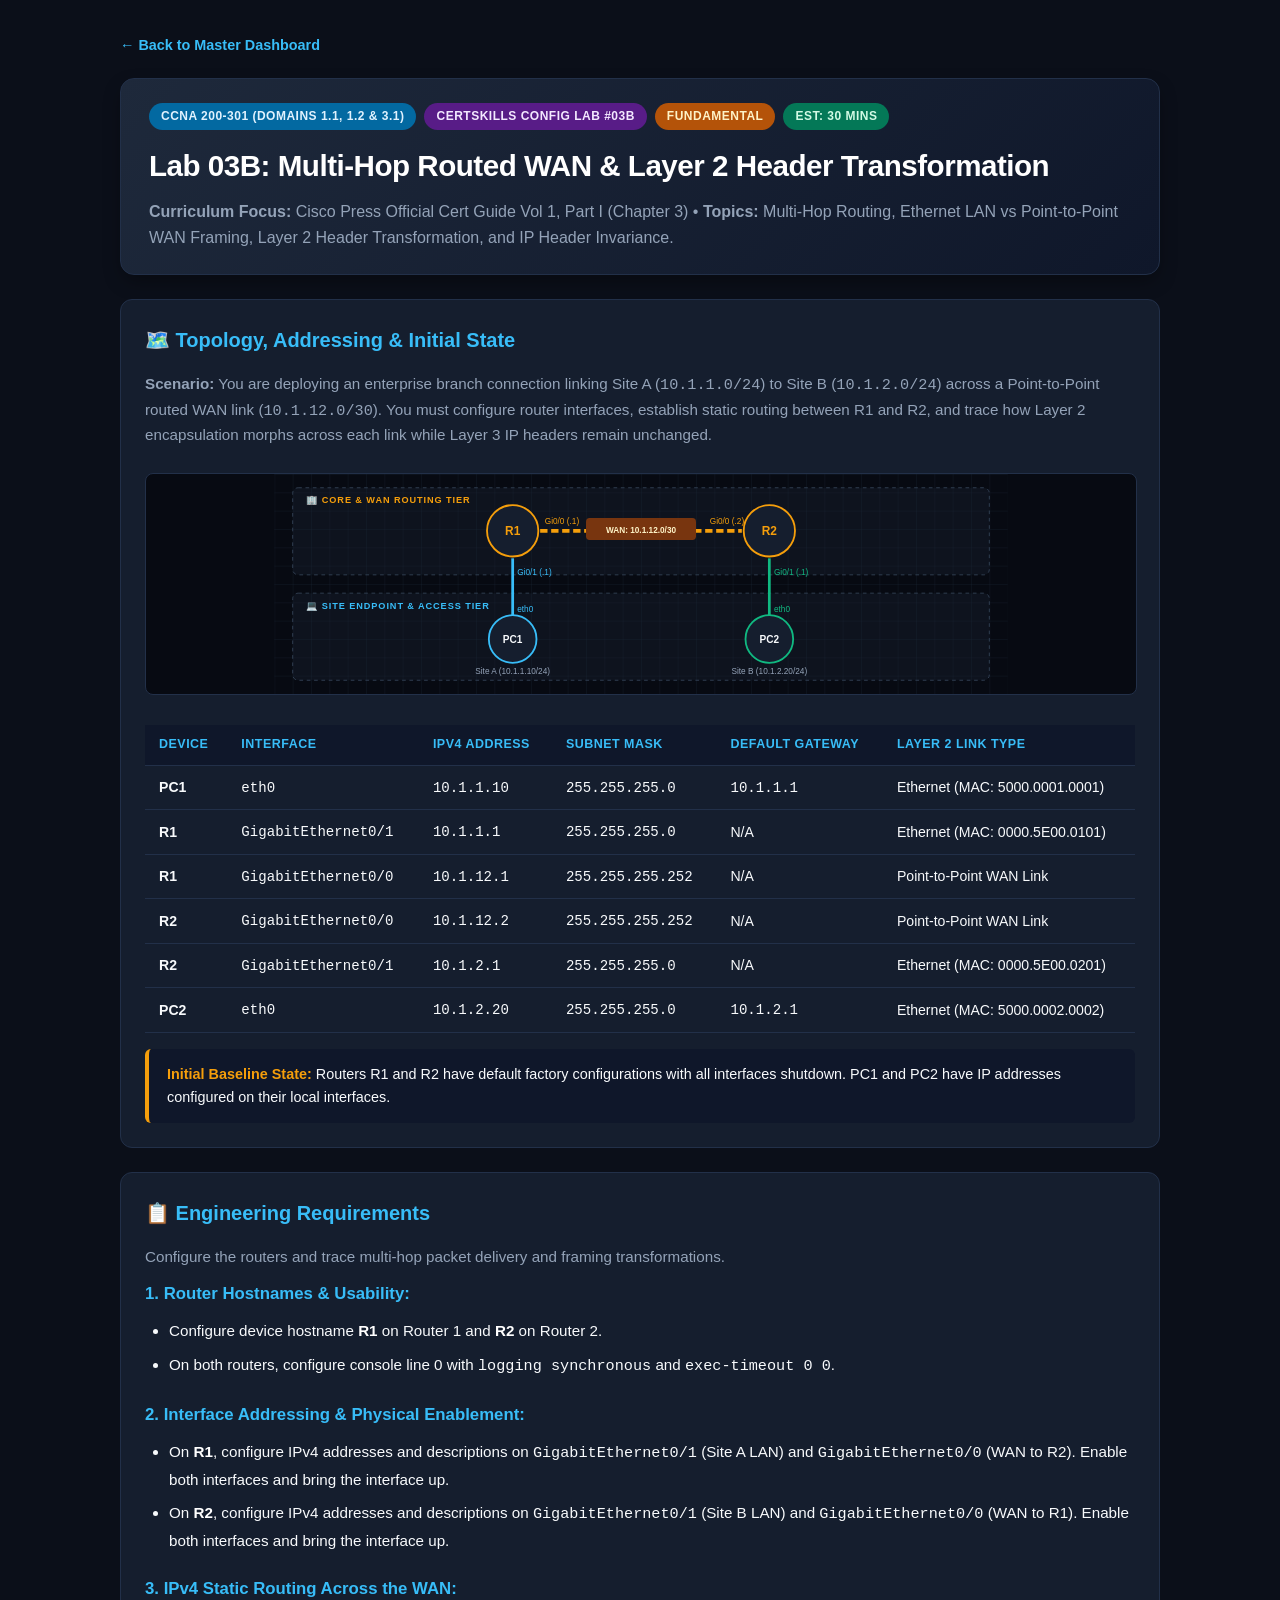
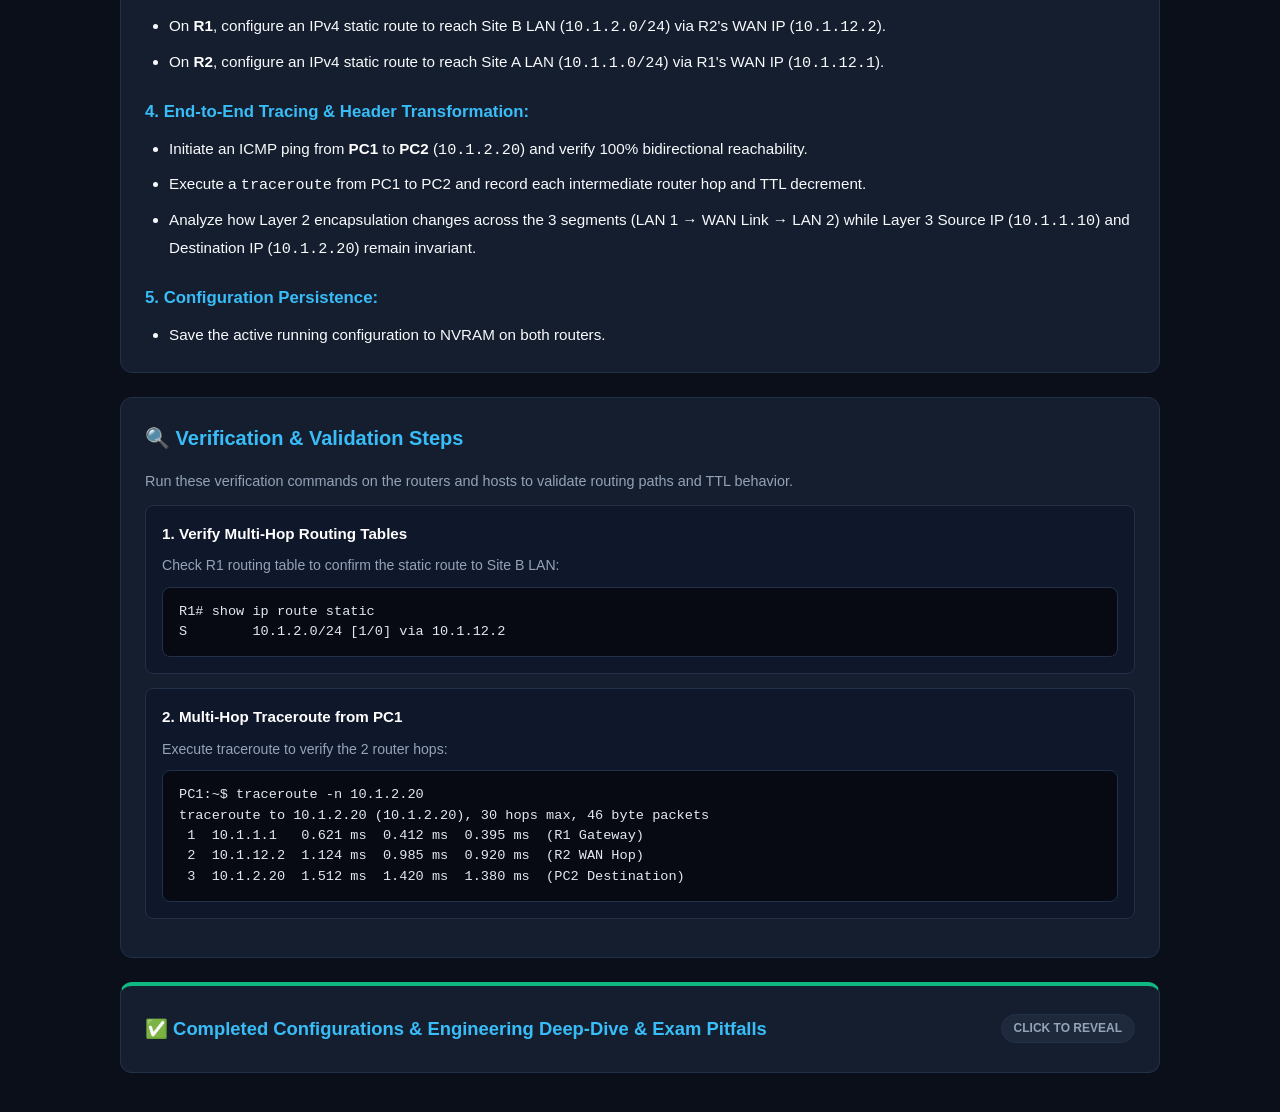
<file: labs/lab03b-routed-wan-headers.html>
<!DOCTYPE html>
<html lang="en">
<head>
    <meta charset="UTF-8">
    <meta name="viewport" content="width=device-width, initial-scale=1.0">
    <title>Lab 03B: Multi-Hop Routed WAN & Layer 2 Header Transformation | Tyler's CCNA Lab Hub</title>
    <style>
        :root {
            --bg-body: #0b0f19;
            --bg-card: #151e2e;
            --bg-inner: #0f172a;
            --bg-code: #070a12;
            --text-main: #f8fafc;
            --text-muted: #94a3b8;
            --accent-blue: #0284c7;
            --accent-cyan: #38bdf8;
            --accent-green: #10b981;
            --accent-amber: #f59e0b;
            --accent-purple: #8b5cf6;
            --border-color: #223049;
            --font: -apple-system, BlinkMacSystemFont, "Segoe UI", Roboto, sans-serif;
            --font-mono: ui-monospace, SFMono-Regular, Menlo, Monaco, Consolas, monospace;
        }

        body {
            margin: 0;
            padding: 32px 20px;
            background-color: var(--bg-body);
            color: var(--text-main);
            font-family: var(--font);
            line-height: 1.6;
        }

        .container {
            max-width: 1040px;
            margin: 0 auto;
        }

        .top-nav {
            margin-bottom: 20px;
        }
        .top-nav a {
            color: var(--accent-cyan);
            text-decoration: none;
            font-size: 0.9rem;
            font-weight: 600;
        }
        .top-nav a:hover { text-decoration: underline; }

        .lab-header {
            background: linear-gradient(135deg, #1e293b 0%, #0f172a 100%);
            border: 1px solid var(--border-color);
            border-radius: 14px;
            padding: 24px 28px;
            margin-bottom: 24px;
            box-shadow: 0 8px 20px -4px rgba(0, 0, 0, 0.4);
        }

        .badge-group {
            display: flex;
            flex-wrap: wrap;
            gap: 8px;
            margin-bottom: 12px;
        }

        .badge {
            font-size: 0.75rem;
            font-weight: 700;
            text-transform: uppercase;
            padding: 4px 12px;
            border-radius: 9999px;
            letter-spacing: 0.5px;
        }

        .badge-blue   { background: #0369a1; color: #e0f2fe; }
        .badge-purple { background: #581c87; color: #f3e8ff; }
        .badge-amber  { background: #b45309; color: #fef3c7; }
        .badge-green  { background: #047857; color: #d1fae5; }

        h1 { margin: 0 0 10px 0; font-size: 1.85rem; color: #ffffff; letter-spacing: -0.5px; }
        h2 { font-size: 1.25rem; color: var(--accent-cyan); margin: 0 0 16px 0; display: flex; align-items: center; gap: 8px; }
        h3 { font-size: 1.05rem; color: #ffffff; margin: 18px 0 10px 0; }
        p { margin: 0 0 12px 0; }

        .card {
            background: var(--bg-card);
            border: 1px solid var(--border-color);
            border-radius: 12px;
            padding: 24px;
            margin-bottom: 24px;
        }

        .topology-svg {
            width: 100%;
            height: auto;
            max-height: 220px;
            background: var(--bg-code);
            border-radius: 8px;
            border: 1px solid var(--border-color);
            margin: 14px 0 6px 0;
        }

        table {
            width: 100%;
            border-collapse: collapse;
            margin: 16px 0;
            font-size: 0.88rem;
        }

        th, td {
            padding: 10px 14px;
            text-align: left;
            border-bottom: 1px solid var(--border-color);
        }

        th {
            background-color: var(--bg-inner);
            color: var(--accent-cyan);
            font-weight: 700;
            text-transform: uppercase;
            font-size: 0.78rem;
            letter-spacing: 0.5px;
        }

        tr:hover { background-color: rgba(255, 255, 255, 0.02); }

        .baseline-box {
            background: var(--bg-inner);
            border-left: 4px solid var(--accent-amber);
            border-radius: 6px;
            padding: 14px 18px;
            margin: 16px 0 0 0;
            font-size: 0.9rem;
        }
        .baseline-box strong { color: var(--accent-amber); }

        .req-group {
            margin-bottom: 22px;
        }
        .req-group:last-child {
            margin-bottom: 0;
        }
        .req-group h3 {
            font-size: 1.05rem;
            color: var(--accent-cyan);
            margin: 0 0 10px 0;
            font-weight: 700;
        }
        .clean-list {
            margin: 0;
            padding-left: 24px;
            color: var(--text-main);
            font-size: 0.95rem;
            line-height: 1.7;
        }
        .clean-list li {
            margin-bottom: 8px;
        }
        .clean-list li:last-child {
            margin-bottom: 0;
        }
        .clean-list strong {
            color: #ffffff;
        }

        .verif-step {
            background: var(--bg-inner);
            border: 1px solid var(--border-color);
            border-radius: 8px;
            padding: 16px;
            margin-bottom: 14px;
        }

        .verif-title {
            font-weight: 700;
            color: #ffffff;
            font-size: 0.95rem;
            margin-bottom: 8px;
            display: flex;
            align-items: center;
            gap: 8px;
        }

        .code-block {
            position: relative;
            margin: 10px 0 0 0;
        }

        pre {
            background-color: var(--bg-code);
            border: 1px solid var(--border-color);
            border-radius: 8px;
            padding: 14px 16px;
            overflow-x: auto;
            font-family: var(--font-mono);
            font-size: 0.85rem;
            color: #e2e8f0;
            line-height: 1.5;
            margin: 0;
        }

        .copy-btn {
            position: absolute;
            top: 8px;
            right: 8px;
            background: #223049;
            color: #f8fafc;
            border: 1px solid #334155;
            border-radius: 6px;
            padding: 5px 12px;
            font-size: 0.75rem;
            font-weight: 600;
            cursor: pointer;
            transition: all 0.2s;
        }

        .copy-btn:hover { background: var(--accent-blue); border-color: var(--accent-blue); }

        details.solution-drawer {
            border-top: 4px solid var(--accent-green);
            cursor: default;
        }

        details.solution-drawer summary {
            cursor: pointer;
            list-style: none;
            display: flex;
            justify-content: space-between;
            align-items: center;
            font-size: 1.15rem;
            font-weight: 700;
            color: var(--accent-cyan);
            user-select: none;
            padding: 4px 0;
        }

        details.solution-drawer summary::-webkit-details-marker {
            display: none;
        }

        details.solution-drawer summary:hover {
            color: #ffffff;
        }

        .solution-badge {
            font-size: 0.75rem;
            font-weight: 700;
            text-transform: uppercase;
            padding: 4px 12px;
            border-radius: 9999px;
            background: #1e293b;
            color: var(--text-muted);
            border: 1px solid var(--border-color);
            transition: all 0.2s;
        }

        details[open].solution-drawer .solution-badge {
            background: rgba(16, 185, 129, 0.2);
            color: var(--accent-green);
            border-color: var(--accent-green);
        }

        .tabs-header {
            display: flex;
            gap: 8px;
            border-bottom: 2px solid var(--border-color);
            margin-bottom: 16px;
            overflow-x: auto;
        }

        .tab-btn {
            background: transparent;
            border: none;
            color: var(--text-muted);
            padding: 10px 18px;
            font-size: 0.92rem;
            font-weight: 700;
            cursor: pointer;
            border-bottom: 2px solid transparent;
            margin-bottom: -2px;
            transition: all 0.2s;
        }

        .tab-btn:hover { color: #ffffff; }
        .tab-btn.active {
            color: var(--accent-cyan);
            border-bottom-color: var(--accent-cyan);
        }

        .tab-pane { display: none; }
        .tab-pane.active { display: block; }

        .commentary-section {
            background: var(--bg-inner);
            border: 1px solid var(--border-color);
            border-radius: 8px;
            padding: 18px 20px;
            margin-bottom: 16px;
            font-size: 0.92rem;
        }
        .commentary-section h4 {
            margin: 0 0 8px 0;
            color: var(--accent-amber);
            font-size: 1rem;
        }
        .commentary-section p { margin-bottom: 10px; }
        .commentary-section p:last-child { margin-bottom: 0; }
        .commentary-section code {
            background: var(--bg-code);
            padding: 2px 6px;
            border-radius: 4px;
            color: var(--accent-cyan);
            font-family: var(--font-mono);
            font-size: 0.85em;
        }

        @media print {
            body { background: #ffffff; color: #000000; padding: 0; }
            .lab-header, .card, .verif-step, .commentary-section, .baseline-box { border: 1px solid #ccc; box-shadow: none; background: #ffffff; color: #000000; }
            h1, h2, h3, .verif-title, details.solution-drawer summary { color: #000000 !important; }
            pre { background: #f8f9fa; color: #000000; border: 1px solid #ddd; }
            .copy-btn, .top-nav, .solution-badge { display: none !important; }
            details.solution-drawer { display: block !important; }
            details.solution-drawer .solution-content { display: block !important; margin-top: 0 !important; }
            .tab-pane { display: block !important; margin-bottom: 20px; }
            .tabs-header { display: none !important; }
        }
    </style>
</head>
<body>

<div class="container">

    <!-- Top Navigation Breadcrumb -->
    <div class="top-nav">
        <a href="../index.html">&larr; Back to Master Dashboard</a>
    </div>

    <!-- 1. HEADER & METADATA -->
    <div class="lab-header">
        <div class="badge-group">
            <span class="badge badge-blue">CCNA 200-301 (Domains 1.1, 1.2 & 3.1)</span>
            <span class="badge badge-purple">CertSkills Config Lab #03B</span>
            <span class="badge badge-amber">Fundamental</span>
            <span class="badge badge-green">Est: 30 Mins</span>
        </div>
        <h1>Lab 03B: Multi-Hop Routed WAN & Layer 2 Header Transformation</h1>
        <p style="color: var(--text-muted); margin: 0;">
            <strong>Curriculum Focus:</strong> Cisco Press Official Cert Guide Vol 1, Part I (Chapter 3) • <strong>Topics:</strong> Multi-Hop Routing, Ethernet LAN vs Point-to-Point WAN Framing, Layer 2 Header Transformation, and IP Header Invariance.
        </p>
    </div>

    <!-- 2. TOPOLOGY, ADDRESSING & INITIAL STATE -->
    <div class="card">
        <h2>🗺️ Topology, Addressing & Initial State</h2>
        <p style="color: var(--text-muted); font-size: 0.95rem;">
            <strong>Scenario:</strong> You are deploying an enterprise branch connection linking Site A (<code>10.1.1.0/24</code>) to Site B (<code>10.1.2.0/24</code>) across a Point-to-Point routed WAN link (<code>10.1.12.0/30</code>). You must configure router interfaces, establish static routing between R1 and R2, and trace how Layer 2 encapsulation morphs across each link while Layer 3 IP headers remain unchanged.
        </p>

        <!-- Hierarchical Vector SVG Diagram -->
        <svg class="topology-svg" viewBox="0 0 800 240" xmlns="http://www.w3.org/2000/svg">
            <defs>
                <pattern id="grid" width="20" height="20" patternUnits="userSpaceOnUse">
                    <path d="M 20 0 L 0 0 0 20" fill="none" stroke="#1e293b" stroke-width="0.5"/>
                </pattern>
            </defs>
            <rect width="100%" height="100%" fill="url(#grid)" />

            <!-- Tier Background Bands -->
            <rect x="20" y="15" width="760" height="95" rx="6" fill="#1e293b" fill-opacity="0.3" stroke="#334155" stroke-dasharray="4,4"/>
            <text x="35" y="32" fill="#f59e0b" font-size="10" font-weight="bold" letter-spacing="1">🏢 CORE & WAN ROUTING TIER</text>

            <rect x="20" y="130" width="760" height="95" rx="6" fill="#1e293b" fill-opacity="0.3" stroke="#334155" stroke-dasharray="4,4"/>
            <text x="35" y="147" fill="#38bdf8" font-size="10" font-weight="bold" letter-spacing="1">💻 SITE ENDPOINT & ACCESS TIER</text>

            <!-- WAN Horizontal Link -->
            <line x1="290" y1="62" x2="510" y2="62" stroke="#f59e0b" stroke-width="4" stroke-dasharray="8,4"/>
            <rect x="340" y="48" width="120" height="24" rx="4" fill="#78350f"/>
            <text x="400" y="64" fill="#fef3c7" font-size="9" font-weight="bold" text-anchor="middle">WAN: 10.1.12.0/30</text>

            <!-- Downlinks to Hosts -->
            <line x1="260" y1="92" x2="260" y2="155" stroke="#38bdf8" stroke-width="3" />
            <line x1="540" y1="92" x2="540" y2="155" stroke="#10b981" stroke-width="3" />

            <!-- R1 (Top Left) -->
            <circle cx="260" cy="62" r="28" fill="#151e2e" stroke="#f59e0b" stroke-width="2"/>
            <text x="260" y="67" fill="#f59e0b" font-size="13" font-weight="bold" text-anchor="middle">R1</text>
            <text x="295" y="55" fill="#f59e0b" font-size="9">Gi0/0 (.1)</text>
            <text x="265" y="110" fill="#38bdf8" font-size="9">Gi0/1 (.1)</text>

            <!-- R2 (Top Right) -->
            <circle cx="540" cy="62" r="28" fill="#151e2e" stroke="#f59e0b" stroke-width="2"/>
            <text x="540" y="67" fill="#f59e0b" font-size="13" font-weight="bold" text-anchor="middle">R2</text>
            <text x="475" y="55" fill="#f59e0b" font-size="9">Gi0/0 (.2)</text>
            <text x="545" y="110" fill="#10b981" font-size="9">Gi0/1 (.1)</text>

            <!-- PC1 (Bottom Left) -->
            <circle cx="260" cy="180" r="26" fill="#151e2e" stroke="#38bdf8" stroke-width="2"/>
            <text x="260" y="184" fill="#f8fafc" font-size="11" font-weight="bold" text-anchor="middle">PC1</text>
            <text x="260" y="218" fill="#94a3b8" font-size="9" text-anchor="middle">Site A (10.1.1.10/24)</text>
            <text x="265" y="150" fill="#38bdf8" font-size="9">eth0</text>

            <!-- PC2 (Bottom Right) -->
            <circle cx="540" cy="180" r="26" fill="#151e2e" stroke="#10b981" stroke-width="2"/>
            <text x="540" y="184" fill="#f8fafc" font-size="11" font-weight="bold" text-anchor="middle">PC2</text>
            <text x="540" y="218" fill="#94a3b8" font-size="9" text-anchor="middle">Site B (10.1.2.20/24)</text>
            <text x="545" y="150" fill="#10b981" font-size="9">eth0</text>
        </svg>

        <!-- Addressing Table -->
        <table>
            <thead>
                <tr>
                    <th>Device</th>
                    <th>Interface</th>
                    <th>IPv4 Address</th>
                    <th>Subnet Mask</th>
                    <th>Default Gateway</th>
                    <th>Layer 2 Link Type</th>
                </tr>
            </thead>
            <tbody>
                <tr>
                    <td><strong>PC1</strong></td>
                    <td><code>eth0</code></td>
                    <td><code>10.1.1.10</code></td>
                    <td><code>255.255.255.0</code></td>
                    <td><code>10.1.1.1</code></td>
                    <td>Ethernet (MAC: 5000.0001.0001)</td>
                </tr>
                <tr>
                    <td><strong>R1</strong></td>
                    <td><code>GigabitEthernet0/1</code></td>
                    <td><code>10.1.1.1</code></td>
                    <td><code>255.255.255.0</code></td>
                    <td>N/A</td>
                    <td>Ethernet (MAC: 0000.5E00.0101)</td>
                </tr>
                <tr>
                    <td><strong>R1</strong></td>
                    <td><code>GigabitEthernet0/0</code></td>
                    <td><code>10.1.12.1</code></td>
                    <td><code>255.255.255.252</code></td>
                    <td>N/A</td>
                    <td>Point-to-Point WAN Link</td>
                </tr>
                <tr>
                    <td><strong>R2</strong></td>
                    <td><code>GigabitEthernet0/0</code></td>
                    <td><code>10.1.12.2</code></td>
                    <td><code>255.255.255.252</code></td>
                    <td>N/A</td>
                    <td>Point-to-Point WAN Link</td>
                </tr>
                <tr>
                    <td><strong>R2</strong></td>
                    <td><code>GigabitEthernet0/1</code></td>
                    <td><code>10.1.2.1</code></td>
                    <td><code>255.255.255.0</code></td>
                    <td>N/A</td>
                    <td>Ethernet (MAC: 0000.5E00.0201)</td>
                </tr>
                <tr>
                    <td><strong>PC2</strong></td>
                    <td><code>eth0</code></td>
                    <td><code>10.1.2.20</code></td>
                    <td><code>255.255.255.0</code></td>
                    <td><code>10.1.2.1</code></td>
                    <td>Ethernet (MAC: 5000.0002.0002)</td>
                </tr>
            </tbody>
        </table>

        <!-- Initial Device State -->
        <div class="baseline-box">
            <strong>Initial Baseline State:</strong> Routers R1 and R2 have default factory configurations with all interfaces shutdown. PC1 and PC2 have IP addresses configured on their local interfaces.
        </div>
    </div>

    <!-- 3. ENGINEERING REQUIREMENTS SPECIFICATION -->
    <div class="card">
        <h2>📋 Engineering Requirements</h2>
        <p style="color: var(--text-muted); font-size: 0.95rem;">
            Configure the routers and trace multi-hop packet delivery and framing transformations.
        </p>

        <div class="req-group">
            <h3>1. Router Hostnames & Usability:</h3>
            <ul class="clean-list">
                <li>Configure device hostname <strong>R1</strong> on Router 1 and <strong>R2</strong> on Router 2.</li>
                <li>On both routers, configure console line 0 with <code>logging synchronous</code> and <code>exec-timeout 0 0</code>.</li>
            </ul>
        </div>

        <div class="req-group">
            <h3>2. Interface Addressing & Physical Enablement:</h3>
            <ul class="clean-list">
                <li>On <strong>R1</strong>, configure IPv4 addresses and descriptions on <code>GigabitEthernet0/1</code> (Site A LAN) and <code>GigabitEthernet0/0</code> (WAN to R2). Enable both interfaces and bring the interface up.</li>
                <li>On <strong>R2</strong>, configure IPv4 addresses and descriptions on <code>GigabitEthernet0/1</code> (Site B LAN) and <code>GigabitEthernet0/0</code> (WAN to R1). Enable both interfaces and bring the interface up.</li>
            </ul>
        </div>

        <div class="req-group">
            <h3>3. IPv4 Static Routing Across the WAN:</h3>
            <ul class="clean-list">
                <li>On <strong>R1</strong>, configure an IPv4 static route to reach Site B LAN (<code>10.1.2.0/24</code>) via R2's WAN IP (<code>10.1.12.2</code>).</li>
                <li>On <strong>R2</strong>, configure an IPv4 static route to reach Site A LAN (<code>10.1.1.0/24</code>) via R1's WAN IP (<code>10.1.12.1</code>).</li>
            </ul>
        </div>

        <div class="req-group">
            <h3>4. End-to-End Tracing & Header Transformation:</h3>
            <ul class="clean-list">
                <li>Initiate an ICMP ping from <strong>PC1</strong> to <strong>PC2</strong> (<code>10.1.2.20</code>) and verify 100% bidirectional reachability.</li>
                <li>Execute a <code>traceroute</code> from PC1 to PC2 and record each intermediate router hop and TTL decrement.</li>
                <li>Analyze how Layer 2 encapsulation changes across the 3 segments (LAN 1 &rarr; WAN Link &rarr; LAN 2) while Layer 3 Source IP (<code>10.1.1.10</code>) and Destination IP (<code>10.1.2.20</code>) remain invariant.</li>
            </ul>
        </div>

        <div class="req-group">
            <h3>5. Configuration Persistence:</h3>
            <ul class="clean-list">
                <li>Save the active running configuration to NVRAM on both routers.</li>
            </ul>
        </div>
    </div>

    <!-- 4. VERIFICATION & VALIDATION -->
    <div class="card">
        <h2>🔍 Verification & Validation Steps</h2>
        <p style="color: var(--text-muted); font-size: 0.9rem;">
            Run these verification commands on the routers and hosts to validate routing paths and TTL behavior.
        </p>

        <!-- Step 1 -->
        <div class="verif-step">
            <div class="verif-title">
                <span>1. Verify Multi-Hop Routing Tables</span>
            </div>
            <p style="font-size: 0.88rem; color: var(--text-muted); margin-bottom: 6px;">Check R1 routing table to confirm the static route to Site B LAN:</p>
            <div class="code-block">
                <pre><code>R1# show ip route static
S        10.1.2.0/24 [1/0] via 10.1.12.2</code></pre>
            </div>
        </div>

        <!-- Step 2 -->
        <div class="verif-step">
            <div class="verif-title">
                <span>2. Multi-Hop Traceroute from PC1</span>
            </div>
            <p style="font-size: 0.88rem; color: var(--text-muted); margin-bottom: 6px;">Execute traceroute to verify the 2 router hops:</p>
            <div class="code-block">
                <pre><code>PC1:~$ traceroute -n 10.1.2.20
traceroute to 10.1.2.20 (10.1.2.20), 30 hops max, 46 byte packets
 1  10.1.1.1   0.621 ms  0.412 ms  0.395 ms  (R1 Gateway)
 2  10.1.12.2  1.124 ms  0.985 ms  0.920 ms  (R2 WAN Hop)
 3  10.1.2.20  1.512 ms  1.420 ms  1.380 ms  (PC2 Destination)</code></pre>
            </div>
        </div>
    </div>

    <!-- 5. COMPLETED CONFIGURATIONS & LAB COMMENTARY (SPOILER-FREE DRAWER) -->
    <details class="card solution-drawer">
        <summary>
            <span>✅ Completed Configurations & Engineering Deep-Dive & Exam Pitfalls</span>
            <span class="solution-badge">Click to Reveal</span>
        </summary>
        <div class="solution-content" style="margin-top: 18px;">
            <p style="color: var(--text-muted); font-size: 0.9rem;">
                Review router configurations, the 3-hop header transformation map, and in-depth lab commentary.
            </p>

            <!-- Tab Controls -->
            <div class="tabs-header">
                <button class="tab-btn active" onclick="showTab('tab-r1', this)">Router 1 (R1)</button>
                <button class="tab-btn" onclick="showTab('tab-r2', this)">Router 2 (R2)</button>
                <button class="tab-btn" onclick="showTab('tab-transform', this)">🔬 3-Segment Header Transformation</button>
                <button class="tab-btn" onclick="showTab('tab-commentary', this)">🎓 Engineering Deep-Dive & Exam Pitfalls</button>
            </div>

            <!-- Tab 1: R1 -->
            <div class="tab-pane active" id="tab-r1">
                <div class="code-block">
                    <button class="copy-btn" onclick="copyCode(this)">Copy R1 Config</button>
                    <pre><code>enable
configure terminal
!
hostname R1
!
line con 0
 logging synchronous
 exec-timeout 0 0
!
interface GigabitEthernet0/1
 description Site A LAN Gateway
 ip address 10.1.1.1 255.255.255.0
 no shutdown
!
interface GigabitEthernet0/0
 description Point-to-Point WAN to R2
 ip address 10.1.12.1 255.255.255.252
 no shutdown
!
ip route 10.1.2.0 255.255.255.0 10.1.12.2
!
end
write memory</code></pre>
                </div>
            </div>

            <!-- Tab 2: R2 -->
            <div class="tab-pane" id="tab-r2">
                <div class="code-block">
                    <button class="copy-btn" onclick="copyCode(this)">Copy R2 Config</button>
                    <pre><code>enable
configure terminal
!
hostname R2
!
line con 0
 logging synchronous
 exec-timeout 0 0
!
interface GigabitEthernet0/0
 description Point-to-Point WAN to R1
 ip address 10.1.12.2 255.255.255.252
 no shutdown
!
interface GigabitEthernet0/1
 description Site B LAN Gateway
 ip address 10.1.2.1 255.255.255.0
 no shutdown
!
ip route 10.1.1.0 255.255.255.0 10.1.12.1
!
end
write memory</code></pre>
                </div>
            </div>

            <!-- Tab 3: Header Transformation -->
            <div class="tab-pane" id="tab-transform">
                <h4>🔬 Hop-by-Hop Header Transformation Across 3 Links</h4>
                <table>
                    <thead>
                        <tr>
                            <th>Link / Segment</th>
                            <th>Layer 2 Framing</th>
                            <th>Layer 2 Source / Dest</th>
                            <th>Layer 3 Source IP</th>
                            <th>Layer 3 Dest IP</th>
                            <th>TTL</th>
                        </tr>
                    </thead>
                    <tbody>
                        <tr>
                            <td><strong>Segment 1: PC1 &rarr; R1</strong> (LAN 1)</td>
                            <td>Ethernet II</td>
                            <td>Src: <code>PC1 MAC</code> | Dst: <code>R1 Gi0/1 MAC</code></td>
                            <td><code>10.1.1.10</code></td>
                            <td><code>10.1.2.20</code></td>
                            <td>64</td>
                        </tr>
                        <tr>
                            <td><strong>Segment 2: R1 &rarr; R2</strong> (WAN Link)</td>
                            <td>Point-to-Point / HDLC / Ethernet</td>
                            <td>Src: <code>R1 Gi0/0</code> | Dst: <code>R2 Gi0/0</code></td>
                            <td><code>10.1.1.10</code> (Unchanged)</td>
                            <td><code>10.1.2.20</code> (Unchanged)</td>
                            <td>63 (-1)</td>
                        </tr>
                        <tr>
                            <td><strong>Segment 3: R2 &rarr; PC2</strong> (LAN 2)</td>
                            <td>Ethernet II</td>
                            <td>Src: <code>R2 Gi0/1 MAC</code> | Dst: <code>PC2 MAC</code></td>
                            <td><code>10.1.1.10</code> (Unchanged)</td>
                            <td><code>10.1.2.20</code> (Unchanged)</td>
                            <td>62 (-1)</td>
                        </tr>
                    </tbody>
                </table>
            </div>

            <!-- Tab 4: Commentary -->
            <div class="tab-pane" id="tab-commentary">
                <div class="commentary-section">
                    <h4>🔬 Architectural Breakdown & Design Logic</h4>
                    <p>
                        This lab reinforces core Volume 1 Chapter 3 WAN concepts: how routers interconnect disparate Layer 2 data links and provide end-to-end routing.
                    </p>
                </div>

                <div class="commentary-section">
                    <h4>1. Why Layer 2 Headers Are Stripped at Every Router</h4>
                    <p>
                        A Layer 2 Ethernet frame exists solely to deliver a payload across a single local physical medium (collision domain / broadcast domain). When a frame arrives at a router:
                    </p>
                    <ul>
                        <li>The router strips and discards the Layer 2 header because that header has completed its job of getting the packet across the first link.</li>
                        <li>The router inspects the Layer 3 IP packet to determine the next hop.</li>
                        <li>It builds a completely new Layer 2 header tailored to the outgoing physical media (e.g. Ethernet, Serial HDLC, or Frame Relay) before transmission.</li>
                    </ul>
                </div>

                <div class="commentary-section">
                    <h4>2. The Golden Rule of IP Header Invariance</h4>
                    <p>
                        Notice that throughout the entire journey across multiple routers, the <strong>Source IP (`10.1.1.10`)</strong> and <strong>Destination IP (`10.1.2.20`)</strong> never change (unless Network Address Translation / NAT is performed).
                    </p>
                    <p>
                        The only IP header fields that change are:
                    </p>
                    <ul>
                        <li><strong>TTL (Time-to-Live)</strong>: Decremented by 1 at each router.</li>
                        <li><strong>Header Checksum</strong>: Recalculated at each router due to the modified TTL.</li>
                    </ul>
                </div>
            </div>
        </div>
    </details>

</div>

<script>
    // 1-Click Copy Function
    function copyCode(btn) {
        const pre = btn.nextElementSibling;
        navigator.clipboard.writeText(pre.innerText).then(() => {
            const originalText = btn.innerText;
            btn.innerText = "Copied!";
            btn.style.background = "#10b981";
            btn.style.borderColor = "#10b981";
            setTimeout(() => {
                btn.innerText = originalText;
                btn.style.background = "#223049";
                btn.style.borderColor = "#334155";
            }, 2000);
        });
    }

    // Solution Tabs Switcher
    function showTab(tabId, btn) {
        document.querySelectorAll(".tab-pane").forEach(pane => pane.classList.remove("active"));
        document.querySelectorAll(".tab-btn").forEach(b => b.classList.remove("active"));
        document.getElementById(tabId).classList.add("active");
        btn.classList.add("active");
    }
</script>

</body>
</html>
</file>
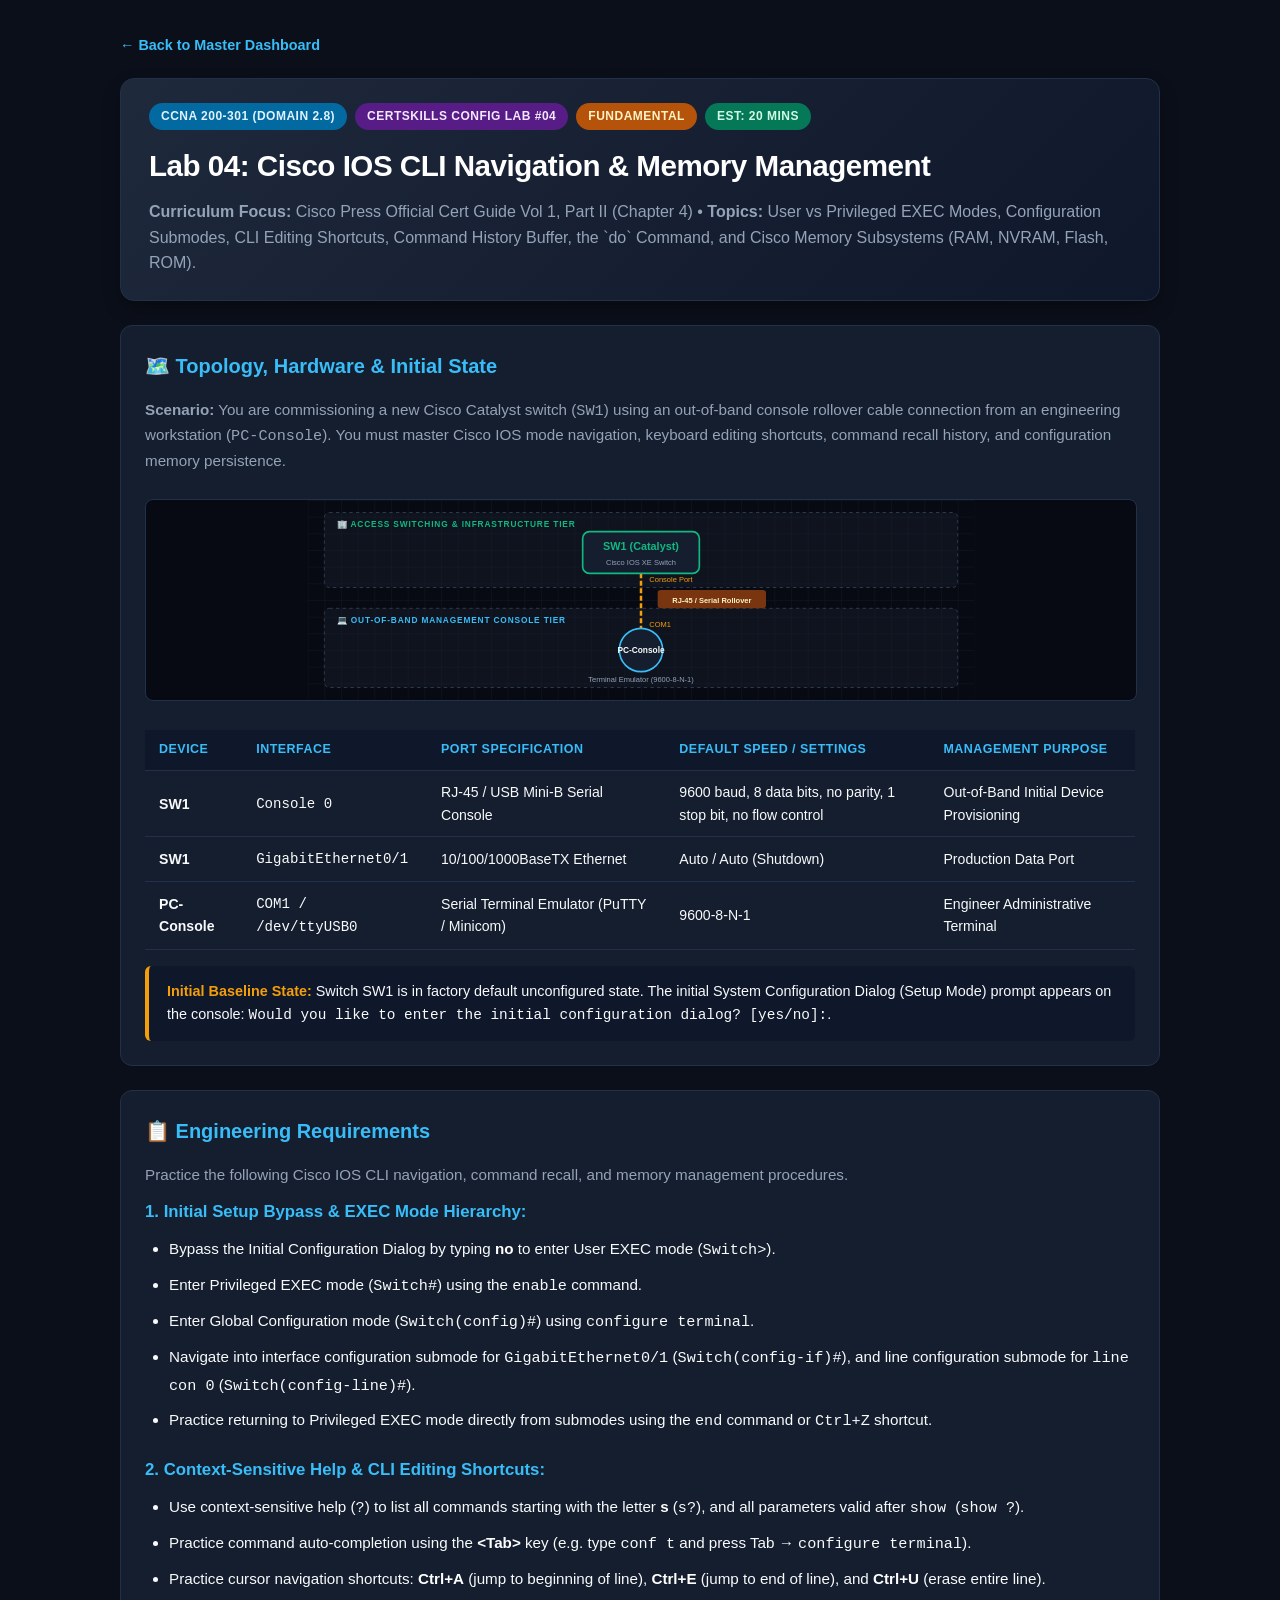
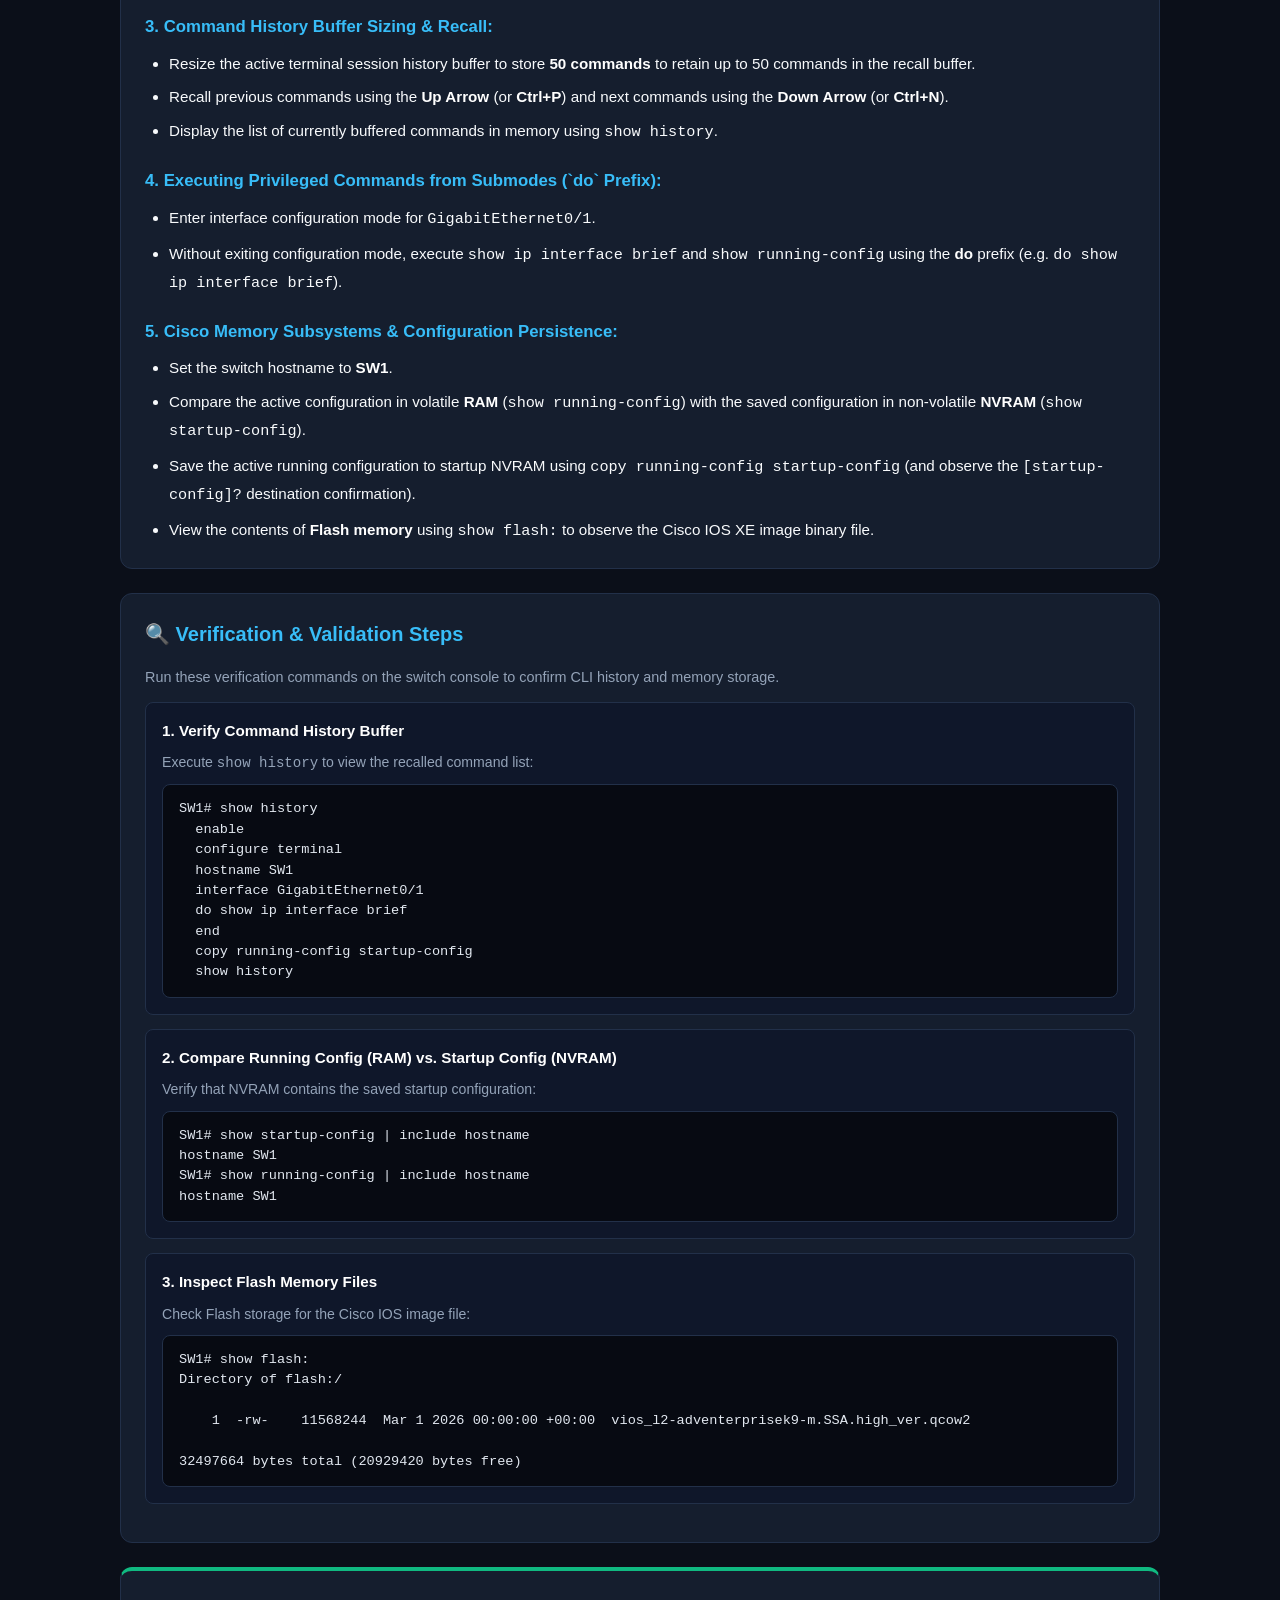
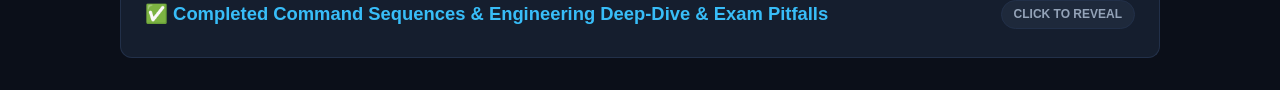
<file: labs/lab04-cli-navigation-memory.html>
<!DOCTYPE html>
<html lang="en">
<head>
    <meta charset="UTF-8">
    <meta name="viewport" content="width=device-width, initial-scale=1.0">
    <title>Lab 04: Cisco IOS CLI Navigation & Memory Management | Tyler's CCNA Lab Hub</title>
    <style>
        :root {
            --bg-body: #0b0f19;
            --bg-card: #151e2e;
            --bg-inner: #0f172a;
            --bg-code: #070a12;
            --text-main: #f8fafc;
            --text-muted: #94a3b8;
            --accent-blue: #0284c7;
            --accent-cyan: #38bdf8;
            --accent-green: #10b981;
            --accent-amber: #f59e0b;
            --accent-purple: #8b5cf6;
            --border-color: #223049;
            --font: -apple-system, BlinkMacSystemFont, "Segoe UI", Roboto, sans-serif;
            --font-mono: ui-monospace, SFMono-Regular, Menlo, Monaco, Consolas, monospace;
        }

        body {
            margin: 0;
            padding: 32px 20px;
            background-color: var(--bg-body);
            color: var(--text-main);
            font-family: var(--font);
            line-height: 1.6;
        }

        .container {
            max-width: 1040px;
            margin: 0 auto;
        }

        .top-nav {
            margin-bottom: 20px;
        }
        .top-nav a {
            color: var(--accent-cyan);
            text-decoration: none;
            font-size: 0.9rem;
            font-weight: 600;
        }
        .top-nav a:hover { text-decoration: underline; }

        .lab-header {
            background: linear-gradient(135deg, #1e293b 0%, #0f172a 100%);
            border: 1px solid var(--border-color);
            border-radius: 14px;
            padding: 24px 28px;
            margin-bottom: 24px;
            box-shadow: 0 8px 20px -4px rgba(0, 0, 0, 0.4);
        }

        .badge-group {
            display: flex;
            flex-wrap: wrap;
            gap: 8px;
            margin-bottom: 12px;
        }

        .badge {
            font-size: 0.75rem;
            font-weight: 700;
            text-transform: uppercase;
            padding: 4px 12px;
            border-radius: 9999px;
            letter-spacing: 0.5px;
        }

        .badge-blue   { background: #0369a1; color: #e0f2fe; }
        .badge-purple { background: #581c87; color: #f3e8ff; }
        .badge-amber  { background: #b45309; color: #fef3c7; }
        .badge-green  { background: #047857; color: #d1fae5; }

        h1 { margin: 0 0 10px 0; font-size: 1.85rem; color: #ffffff; letter-spacing: -0.5px; }
        h2 { font-size: 1.25rem; color: var(--accent-cyan); margin: 0 0 16px 0; display: flex; align-items: center; gap: 8px; }
        h3 { font-size: 1.05rem; color: #ffffff; margin: 18px 0 10px 0; }
        p { margin: 0 0 12px 0; }

        .card {
            background: var(--bg-card);
            border: 1px solid var(--border-color);
            border-radius: 12px;
            padding: 24px;
            margin-bottom: 24px;
        }

        .topology-svg {
            width: 100%;
            height: auto;
            max-height: 200px;
            background: var(--bg-code);
            border-radius: 8px;
            border: 1px solid var(--border-color);
            margin: 14px 0 6px 0;
        }

        table {
            width: 100%;
            border-collapse: collapse;
            margin: 16px 0;
            font-size: 0.88rem;
        }

        th, td {
            padding: 10px 14px;
            text-align: left;
            border-bottom: 1px solid var(--border-color);
        }

        th {
            background-color: var(--bg-inner);
            color: var(--accent-cyan);
            font-weight: 700;
            text-transform: uppercase;
            font-size: 0.78rem;
            letter-spacing: 0.5px;
        }

        tr:hover { background-color: rgba(255, 255, 255, 0.02); }

        .baseline-box {
            background: var(--bg-inner);
            border-left: 4px solid var(--accent-amber);
            border-radius: 6px;
            padding: 14px 18px;
            margin: 16px 0 0 0;
            font-size: 0.9rem;
        }
        .baseline-box strong { color: var(--accent-amber); }

        .req-group {
            margin-bottom: 22px;
        }
        .req-group:last-child {
            margin-bottom: 0;
        }
        .req-group h3 {
            font-size: 1.05rem;
            color: var(--accent-cyan);
            margin: 0 0 10px 0;
            font-weight: 700;
        }
        .clean-list {
            margin: 0;
            padding-left: 24px;
            color: var(--text-main);
            font-size: 0.95rem;
            line-height: 1.7;
        }
        .clean-list li {
            margin-bottom: 8px;
        }
        .clean-list li:last-child {
            margin-bottom: 0;
        }
        .clean-list strong {
            color: #ffffff;
        }

        .verif-step {
            background: var(--bg-inner);
            border: 1px solid var(--border-color);
            border-radius: 8px;
            padding: 16px;
            margin-bottom: 14px;
        }

        .verif-title {
            font-weight: 700;
            color: #ffffff;
            font-size: 0.95rem;
            margin-bottom: 8px;
            display: flex;
            align-items: center;
            gap: 8px;
        }

        .code-block {
            position: relative;
            margin: 10px 0 0 0;
        }

        pre {
            background-color: var(--bg-code);
            border: 1px solid var(--border-color);
            border-radius: 8px;
            padding: 14px 16px;
            overflow-x: auto;
            font-family: var(--font-mono);
            font-size: 0.85rem;
            color: #e2e8f0;
            line-height: 1.5;
            margin: 0;
        }

        .copy-btn {
            position: absolute;
            top: 8px;
            right: 8px;
            background: #223049;
            color: #f8fafc;
            border: 1px solid #334155;
            border-radius: 6px;
            padding: 5px 12px;
            font-size: 0.75rem;
            font-weight: 600;
            cursor: pointer;
            transition: all 0.2s;
        }

        .copy-btn:hover { background: var(--accent-blue); border-color: var(--accent-blue); }

        details.solution-drawer {
            border-top: 4px solid var(--accent-green);
            cursor: default;
        }

        details.solution-drawer summary {
            cursor: pointer;
            list-style: none;
            display: flex;
            justify-content: space-between;
            align-items: center;
            font-size: 1.15rem;
            font-weight: 700;
            color: var(--accent-cyan);
            user-select: none;
            padding: 4px 0;
        }

        details.solution-drawer summary::-webkit-details-marker {
            display: none;
        }

        details.solution-drawer summary:hover {
            color: #ffffff;
        }

        .solution-badge {
            font-size: 0.75rem;
            font-weight: 700;
            text-transform: uppercase;
            padding: 4px 12px;
            border-radius: 9999px;
            background: #1e293b;
            color: var(--text-muted);
            border: 1px solid var(--border-color);
            transition: all 0.2s;
        }

        details[open].solution-drawer .solution-badge {
            background: rgba(16, 185, 129, 0.2);
            color: var(--accent-green);
            border-color: var(--accent-green);
        }

        .tabs-header {
            display: flex;
            gap: 8px;
            border-bottom: 2px solid var(--border-color);
            margin-bottom: 16px;
            overflow-x: auto;
        }

        .tab-btn {
            background: transparent;
            border: none;
            color: var(--text-muted);
            padding: 10px 18px;
            font-size: 0.92rem;
            font-weight: 700;
            cursor: pointer;
            border-bottom: 2px solid transparent;
            margin-bottom: -2px;
            transition: all 0.2s;
        }

        .tab-btn:hover { color: #ffffff; }
        .tab-btn.active {
            color: var(--accent-cyan);
            border-bottom-color: var(--accent-cyan);
        }

        .tab-pane { display: none; }
        .tab-pane.active { display: block; }

        .commentary-section {
            background: var(--bg-inner);
            border: 1px solid var(--border-color);
            border-radius: 8px;
            padding: 18px 20px;
            margin-bottom: 16px;
            font-size: 0.92rem;
        }
        .commentary-section h4 {
            margin: 0 0 8px 0;
            color: var(--accent-amber);
            font-size: 1rem;
        }
        .commentary-section p { margin-bottom: 10px; }
        .commentary-section p:last-child { margin-bottom: 0; }
        .commentary-section code {
            background: var(--bg-code);
            padding: 2px 6px;
            border-radius: 4px;
            color: var(--accent-cyan);
            font-family: var(--font-mono);
            font-size: 0.85em;
        }

        @media print {
            body { background: #ffffff; color: #000000; padding: 0; }
            .lab-header, .card, .verif-step, .commentary-section, .baseline-box { border: 1px solid #ccc; box-shadow: none; background: #ffffff; color: #000000; }
            h1, h2, h3, .verif-title, details.solution-drawer summary { color: #000000 !important; }
            pre { background: #f8f9fa; color: #000000; border: 1px solid #ddd; }
            .copy-btn, .top-nav, .solution-badge { display: none !important; }
            details.solution-drawer { display: block !important; }
            details.solution-drawer .solution-content { display: block !important; margin-top: 0 !important; }
            .tab-pane { display: block !important; margin-bottom: 20px; }
            .tabs-header { display: none !important; }
        }
    </style>
</head>
<body>

<div class="container">

    <!-- Top Navigation Breadcrumb -->
    <div class="top-nav">
        <a href="../index.html">&larr; Back to Master Dashboard</a>
    </div>

    <!-- 1. HEADER & METADATA -->
    <div class="lab-header">
        <div class="badge-group">
            <span class="badge badge-blue">CCNA 200-301 (Domain 2.8)</span>
            <span class="badge badge-purple">CertSkills Config Lab #04</span>
            <span class="badge badge-amber">Fundamental</span>
            <span class="badge badge-green">Est: 20 Mins</span>
        </div>
        <h1>Lab 04: Cisco IOS CLI Navigation & Memory Management</h1>
        <p style="color: var(--text-muted); margin: 0;">
            <strong>Curriculum Focus:</strong> Cisco Press Official Cert Guide Vol 1, Part II (Chapter 4) • <strong>Topics:</strong> User vs Privileged EXEC Modes, Configuration Submodes, CLI Editing Shortcuts, Command History Buffer, the `do` Command, and Cisco Memory Subsystems (RAM, NVRAM, Flash, ROM).
        </p>
    </div>

    <!-- 2. TOPOLOGY, HARDWARE & INITIAL STATE -->
    <div class="card">
        <h2>🗺️ Topology, Hardware & Initial State</h2>
        <p style="color: var(--text-muted); font-size: 0.95rem;">
            <strong>Scenario:</strong> You are commissioning a new Cisco Catalyst switch (<code>SW1</code>) using an out-of-band console rollover cable connection from an engineering workstation (<code>PC-Console</code>). You must master Cisco IOS mode navigation, keyboard editing shortcuts, command recall history, and configuration memory persistence.
        </p>

        <!-- Hierarchical Vector SVG Diagram -->
        <svg class="topology-svg" viewBox="0 0 800 240" xmlns="http://www.w3.org/2000/svg">
            <defs>
                <pattern id="grid" width="20" height="20" patternUnits="userSpaceOnUse">
                    <path d="M 20 0 L 0 0 0 20" fill="none" stroke="#1e293b" stroke-width="0.5"/>
                </pattern>
            </defs>
            <rect width="100%" height="100%" fill="url(#grid)" />

            <!-- Tier Background Bands -->
            <rect x="20" y="15" width="760" height="90" rx="6" fill="#1e293b" fill-opacity="0.3" stroke="#334155" stroke-dasharray="4,4"/>
            <text x="35" y="32" fill="#10b981" font-size="10" font-weight="bold" letter-spacing="1">🏢 ACCESS SWITCHING & INFRASTRUCTURE TIER</text>

            <rect x="20" y="130" width="760" height="95" rx="6" fill="#1e293b" fill-opacity="0.3" stroke="#334155" stroke-dasharray="4,4"/>
            <text x="35" y="147" fill="#38bdf8" font-size="10" font-weight="bold" letter-spacing="1">💻 OUT-OF-BAND MANAGEMENT CONSOLE TIER</text>

            <!-- Console Cable -->
            <line x1="400" y1="88" x2="400" y2="155" stroke="#f59e0b" stroke-width="3" stroke-dasharray="6,3"/>
            <rect x="420" y="108" width="130" height="22" rx="4" fill="#78350f"/>
            <text x="485" y="123" fill="#fef3c7" font-size="9" font-weight="bold" text-anchor="middle">RJ-45 / Serial Rollover</text>

            <!-- SW1 (Top) -->
            <rect x="330" y="38" width="140" height="50" rx="8" fill="#151e2e" stroke="#10b981" stroke-width="2"/>
            <text x="400" y="60" fill="#10b981" font-size="13" font-weight="bold" text-anchor="middle">SW1 (Catalyst)</text>
            <text x="400" y="78" fill="#94a3b8" font-size="9" text-anchor="middle">Cisco IOS XE Switch</text>
            <text x="410" y="98" fill="#f59e0b" font-size="9">Console Port</text>

            <!-- PC-Console (Bottom) -->
            <circle cx="400" cy="180" r="26" fill="#151e2e" stroke="#38bdf8" stroke-width="2"/>
            <text x="400" y="184" fill="#f8fafc" font-size="10" font-weight="bold" text-anchor="middle">PC-Console</text>
            <text x="400" y="218" fill="#94a3b8" font-size="9" text-anchor="middle">Terminal Emulator (9600-8-N-1)</text>
            <text x="410" y="152" fill="#f59e0b" font-size="9">COM1</text>
        </svg>

        <!-- Hardware & Connection Table -->
        <table>
            <thead>
                <tr>
                    <th>Device</th>
                    <th>Interface</th>
                    <th>Port Specification</th>
                    <th>Default Speed / Settings</th>
                    <th>Management Purpose</th>
                </tr>
            </thead>
            <tbody>
                <tr>
                    <td><strong>SW1</strong></td>
                    <td><code>Console 0</code></td>
                    <td>RJ-45 / USB Mini-B Serial Console</td>
                    <td>9600 baud, 8 data bits, no parity, 1 stop bit, no flow control</td>
                    <td>Out-of-Band Initial Device Provisioning</td>
                </tr>
                <tr>
                    <td><strong>SW1</strong></td>
                    <td><code>GigabitEthernet0/1</code></td>
                    <td>10/100/1000BaseTX Ethernet</td>
                    <td>Auto / Auto (Shutdown)</td>
                    <td>Production Data Port</td>
                </tr>
                <tr>
                    <td><strong>PC-Console</strong></td>
                    <td><code>COM1 / /dev/ttyUSB0</code></td>
                    <td>Serial Terminal Emulator (PuTTY / Minicom)</td>
                    <td>9600-8-N-1</td>
                    <td>Engineer Administrative Terminal</td>
                </tr>
            </tbody>
        </table>

        <!-- Initial Device State -->
        <div class="baseline-box">
            <strong>Initial Baseline State:</strong> Switch SW1 is in factory default unconfigured state. The initial System Configuration Dialog (Setup Mode) prompt appears on the console: <code>Would you like to enter the initial configuration dialog? [yes/no]:</code>.
        </div>
    </div>

    <!-- 3. ENGINEERING REQUIREMENTS SPECIFICATION -->
    <div class="card">
        <h2>📋 Engineering Requirements</h2>
        <p style="color: var(--text-muted); font-size: 0.95rem;">
            Practice the following Cisco IOS CLI navigation, command recall, and memory management procedures.
        </p>

        <div class="req-group">
            <h3>1. Initial Setup Bypass & EXEC Mode Hierarchy:</h3>
            <ul class="clean-list">
                <li>Bypass the Initial Configuration Dialog by typing <strong>no</strong> to enter User EXEC mode (<code>Switch></code>).</li>
                <li>Enter Privileged EXEC mode (<code>Switch#</code>) using the <code>enable</code> command.</li>
                <li>Enter Global Configuration mode (<code>Switch(config)#</code>) using <code>configure terminal</code>.</li>
                <li>Navigate into interface configuration submode for <code>GigabitEthernet0/1</code> (<code>Switch(config-if)#</code>), and line configuration submode for <code>line con 0</code> (<code>Switch(config-line)#</code>).</li>
                <li>Practice returning to Privileged EXEC mode directly from submodes using the <code>end</code> command or <code>Ctrl+Z</code> shortcut.</li>
            </ul>
        </div>

        <div class="req-group">
            <h3>2. Context-Sensitive Help & CLI Editing Shortcuts:</h3>
            <ul class="clean-list">
                <li>Use context-sensitive help (<code>?</code>) to list all commands starting with the letter <strong>s</strong> (<code>s?</code>), and all parameters valid after <code>show </code> (<code>show ?</code>).</li>
                <li>Practice command auto-completion using the <strong>&lt;Tab&gt;</strong> key (e.g. type <code>conf t</code> and press Tab &rarr; <code>configure terminal</code>).</li>
                <li>Practice cursor navigation shortcuts: <strong>Ctrl+A</strong> (jump to beginning of line), <strong>Ctrl+E</strong> (jump to end of line), and <strong>Ctrl+U</strong> (erase entire line).</li>
            </ul>
        </div>

        <div class="req-group">
            <h3>3. Command History Buffer Sizing & Recall:</h3>
            <ul class="clean-list">
                <li>Resize the active terminal session history buffer to store <strong>50 commands</strong> to retain up to 50 commands in the recall buffer.</li>
                <li>Recall previous commands using the <strong>Up Arrow</strong> (or <strong>Ctrl+P</strong>) and next commands using the <strong>Down Arrow</strong> (or <strong>Ctrl+N</strong>).</li>
                <li>Display the list of currently buffered commands in memory using <code>show history</code>.</li>
            </ul>
        </div>

        <div class="req-group">
            <h3>4. Executing Privileged Commands from Submodes (`do` Prefix):</h3>
            <ul class="clean-list">
                <li>Enter interface configuration mode for <code>GigabitEthernet0/1</code>.</li>
                <li>Without exiting configuration mode, execute <code>show ip interface brief</code> and <code>show running-config</code> using the <strong>do</strong> prefix (e.g. <code>do show ip interface brief</code>).</li>
            </ul>
        </div>

        <div class="req-group">
            <h3>5. Cisco Memory Subsystems & Configuration Persistence:</h3>
            <ul class="clean-list">
                <li>Set the switch hostname to <strong>SW1</strong>.</li>
                <li>Compare the active configuration in volatile <strong>RAM</strong> (<code>show running-config</code>) with the saved configuration in non-volatile <strong>NVRAM</strong> (<code>show startup-config</code>).</li>
                <li>Save the active running configuration to startup NVRAM using <code>copy running-config startup-config</code> (and observe the <code>[startup-config]?</code> destination confirmation).</li>
                <li>View the contents of <strong>Flash memory</strong> using <code>show flash:</code> to observe the Cisco IOS XE image binary file.</li>
            </ul>
        </div>
    </div>

    <!-- 4. VERIFICATION & VALIDATION -->
    <div class="card">
        <h2>🔍 Verification & Validation Steps</h2>
        <p style="color: var(--text-muted); font-size: 0.9rem;">
            Run these verification commands on the switch console to confirm CLI history and memory storage.
        </p>

        <!-- Step 1 -->
        <div class="verif-step">
            <div class="verif-title">
                <span>1. Verify Command History Buffer</span>
            </div>
            <p style="font-size: 0.88rem; color: var(--text-muted); margin-bottom: 6px;">Execute <code>show history</code> to view the recalled command list:</p>
            <div class="code-block">
                <pre><code>SW1# show history
  enable
  configure terminal
  hostname SW1
  interface GigabitEthernet0/1
  do show ip interface brief
  end
  copy running-config startup-config
  show history</code></pre>
            </div>
        </div>

        <!-- Step 2 -->
        <div class="verif-step">
            <div class="verif-title">
                <span>2. Compare Running Config (RAM) vs. Startup Config (NVRAM)</span>
            </div>
            <p style="font-size: 0.88rem; color: var(--text-muted); margin-bottom: 6px;">Verify that NVRAM contains the saved startup configuration:</p>
            <div class="code-block">
                <pre><code>SW1# show startup-config | include hostname
hostname SW1
SW1# show running-config | include hostname
hostname SW1</code></pre>
            </div>
        </div>

        <!-- Step 3 -->
        <div class="verif-step">
            <div class="verif-title">
                <span>3. Inspect Flash Memory Files</span>
            </div>
            <p style="font-size: 0.88rem; color: var(--text-muted); margin-bottom: 6px;">Check Flash storage for the Cisco IOS image file:</p>
            <div class="code-block">
                <pre><code>SW1# show flash:
Directory of flash:/

    1  -rw-    11568244  Mar 1 2026 00:00:00 +00:00  vios_l2-adventerprisek9-m.SSA.high_ver.qcow2

32497664 bytes total (20929420 bytes free)</code></pre>
            </div>
        </div>
    </div>

    <!-- 5. COMPLETED CONFIGURATIONS & LAB COMMENTARY (SPOILER-FREE DRAWER) -->
    <details class="card solution-drawer">
        <summary>
            <span>✅ Completed Command Sequences & Engineering Deep-Dive & Exam Pitfalls</span>
            <span class="solution-badge">Click to Reveal</span>
        </summary>
        <div class="solution-content" style="margin-top: 18px;">
            <p style="color: var(--text-muted); font-size: 0.9rem;">
                Review the step-by-step CLI command sequence, shortcuts reference table, and in-depth lab commentary.
            </p>

            <!-- Tab Controls -->
            <div class="tabs-header">
                <button class="tab-btn active" onclick="showTab('tab-cli-seq', this)">Command Sequence</button>
                <button class="tab-btn" onclick="showTab('tab-shortcuts', this)">CLI Shortcuts Table</button>
                <button class="tab-btn" onclick="showTab('tab-commentary', this)">🎓 Engineering Deep-Dive & Exam Pitfalls</button>
            </div>

            <!-- Tab 1: Command Sequence -->
            <div class="tab-pane active" id="tab-cli-seq">
                <div class="code-block">
                    <button class="copy-btn" onclick="copyCode(this)">Copy Command Sequence</button>
                    <pre><code>! 1. Transition to Privileged EXEC
enable
!
! 2. Enter Configuration Mode and Set Hostname
configure terminal
hostname SW1
!
! 3. Configure Line Console Usability
line con 0
 logging synchronous
 exec-timeout 0 0
 exit
!
! 4. Set History Buffer Size to 50
terminal history size 50
!
! 5. Interface Submode & `do` command usage
interface GigabitEthernet0/1
 description Production Access Link
 do show ip interface brief
 end
!
! 6. Memory Persistence (Save RAM to NVRAM)
copy running-config startup-config
! Alternative legacy shorthand:
! write memory</code></pre>
                </div>
            </div>

            <!-- Tab 2: CLI Shortcuts Table -->
            <div class="tab-pane" id="tab-shortcuts">
                <table>
                    <thead>
                        <tr>
                            <th>Key Combination</th>
                            <th>Function & Description</th>
                        </tr>
                    </thead>
                    <tbody>
                        <tr>
                            <td><code>&lt;Tab&gt;</code></td>
                            <td>Auto-completes a unique command or keyword.</td>
                        </tr>
                        <tr>
                            <td><code>?</code></td>
                            <td>Displays context-sensitive help without pressing Enter.</td>
                        </tr>
                        <tr>
                            <td><code>Ctrl+A</code></td>
                            <td>Moves the cursor to the very beginning of the command line.</td>
                        </tr>
                        <tr>
                            <td><code>Ctrl+E</code></td>
                            <td>Moves the cursor to the very end of the command line.</td>
                        </tr>
                        <tr>
                            <td><code>Ctrl+U</code></td>
                            <td>Erases the entire current command line.</td>
                        </tr>
                        <tr>
                            <td><code>Ctrl+P</code> or <code>&uarr;</code></td>
                            <td>Recalls the Previous command in the history buffer.</td>
                        </tr>
                        <tr>
                            <td><code>Ctrl+N</code> or <code>&darr;</code></td>
                            <td>Recalls the Next command in the history buffer.</td>
                        </tr>
                        <tr>
                            <td><code>Ctrl+Z</code> or <code>end</code></td>
                            <td>Immediately exits all configuration submodes back to Privileged EXEC (<code>#</code>).</td>
                        </tr>
                        <tr>
                            <td><code>Ctrl+C</code></td>
                            <td>Aborts the current command or exits configuration mode without applying uncommitted changes.</td>
                        </tr>
                    </tbody>
                </table>
            </div>

            <!-- Tab 3: Engineering Deep-Dive & Exam Pitfalls -->
            <div class="tab-pane" id="tab-commentary">
                <div class="commentary-section">
                    <h4>🔬 Architectural Breakdown & Design Logic</h4>
                    <p>
                        This lab reinforces foundational Volume 1 Chapter 4 mechanics: navigating Cisco IOS hierarchy, leveraging editing shortcuts, and managing Cisco device memory subsystems.
                    </p>
                </div>

                <div class="commentary-section">
                    <h4>1. The 4 Cisco Device Memory Subsystems</h4>
                    <p>
                        Every Cisco router and switch utilizes four distinct physical memory types:
                    </p>
                    <ul>
                        <li><strong>RAM (Random Access Memory)</strong>: Fast, volatile memory. Holds the active <code>running-config</code>, routing table, ARP cache, MAC address table, and running IOS software code. <em>Lost upon reboot or power loss!</em></li>
                        <li><strong>NVRAM (Non-Volatile RAM)</strong>: Permanent storage for the <code>startup-config</code> and configuration register. Retains its contents across reboots.</li>
                        <li><strong>Flash Memory</strong>: Permanent electrically erasable PROM (EEPROM). Stores Cisco IOS / IOS-XE binary operating system image files.</li>
                        <li><strong>ROM (Read-Only Memory)</strong>: Permanent chip containing bootstrap startup code, Power-On Self-Test (POST), and ROMMON mini-recovery OS.</li>
                    </ul>
                </div>

                <div class="commentary-section">
                    <h4>2. `copy running-config startup-config` vs `write memory`</h4>
                    <p>
                        While older Cisco network engineers frequently use the shorthand <code>write memory</code> (or <code>wr</code>), the official Cisco certification exam and modern documentation emphasize <code>copy running-config startup-config</code>.
                    </p>
                    <p>
                        The <code>copy</code> command follows the universal syntax <code>copy &lt;source-url&gt; &lt;destination-url&gt;</code>, allowing engineers to backup configurations to TFTP servers, Flash cards, or FTP servers (e.g. <code>copy running-config tftp:</code>).
                    </p>
                </div>

                <div class="commentary-section">
                    <h4>3. The `do` Command: Power and Context</h4>
                    <p>
                        Normally, EXEC commands (like <code>show</code>, <code>ping</code>, <code>debug</code>) can only be entered at the Privileged EXEC prompt (<code>#</code>). Entering <code>show ip int brief</code> while inside <code>(config-if)#</code> results in an IOS syntax error.
                    </p>
                    <p>
                        By prefixing the command with <strong>do</strong> (e.g. <code>do show ip interface brief</code>), IOS executes the Privileged EXEC command without forcing you to exit your configuration submode. Note: Context-sensitive help (<code>?</code>) after <code>do</code> is limited on older IOS versions.
                    </p>
                </div>
            </div>
        </div>
    </details>

</div>

<script>
    // 1-Click Copy Function
    function copyCode(btn) {
        const pre = btn.nextElementSibling;
        navigator.clipboard.writeText(pre.innerText).then(() => {
            const originalText = btn.innerText;
            btn.innerText = "Copied!";
            btn.style.background = "#10b981";
            btn.style.borderColor = "#10b981";
            setTimeout(() => {
                btn.innerText = originalText;
                btn.style.background = "#223049";
                btn.style.borderColor = "#334155";
            }, 2000);
        });
    }

    // Solution Tabs Switcher
    function showTab(tabId, btn) {
        document.querySelectorAll(".tab-pane").forEach(pane => pane.classList.remove("active"));
        document.querySelectorAll(".tab-btn").forEach(b => b.classList.remove("active"));
        document.getElementById(tabId).classList.add("active");
        btn.classList.add("active");
    }
</script>

</body>
</html>
</file>
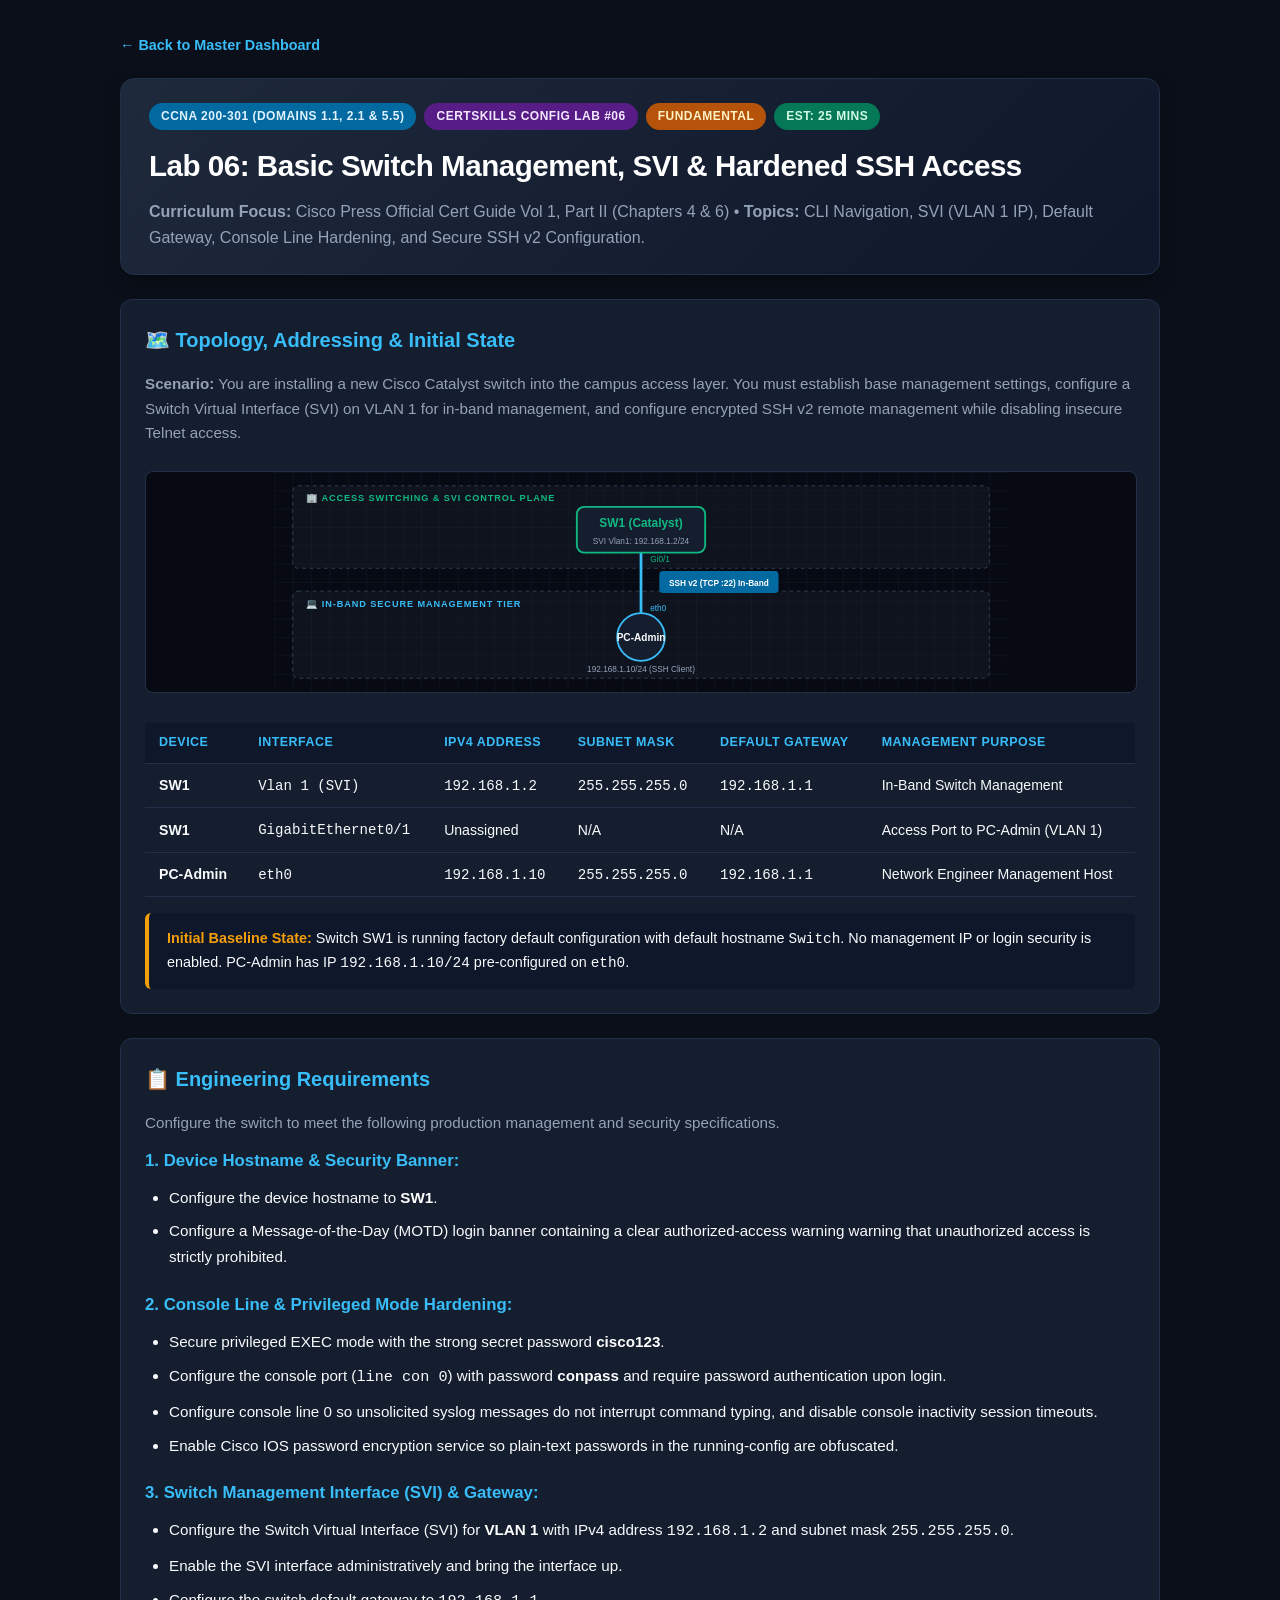
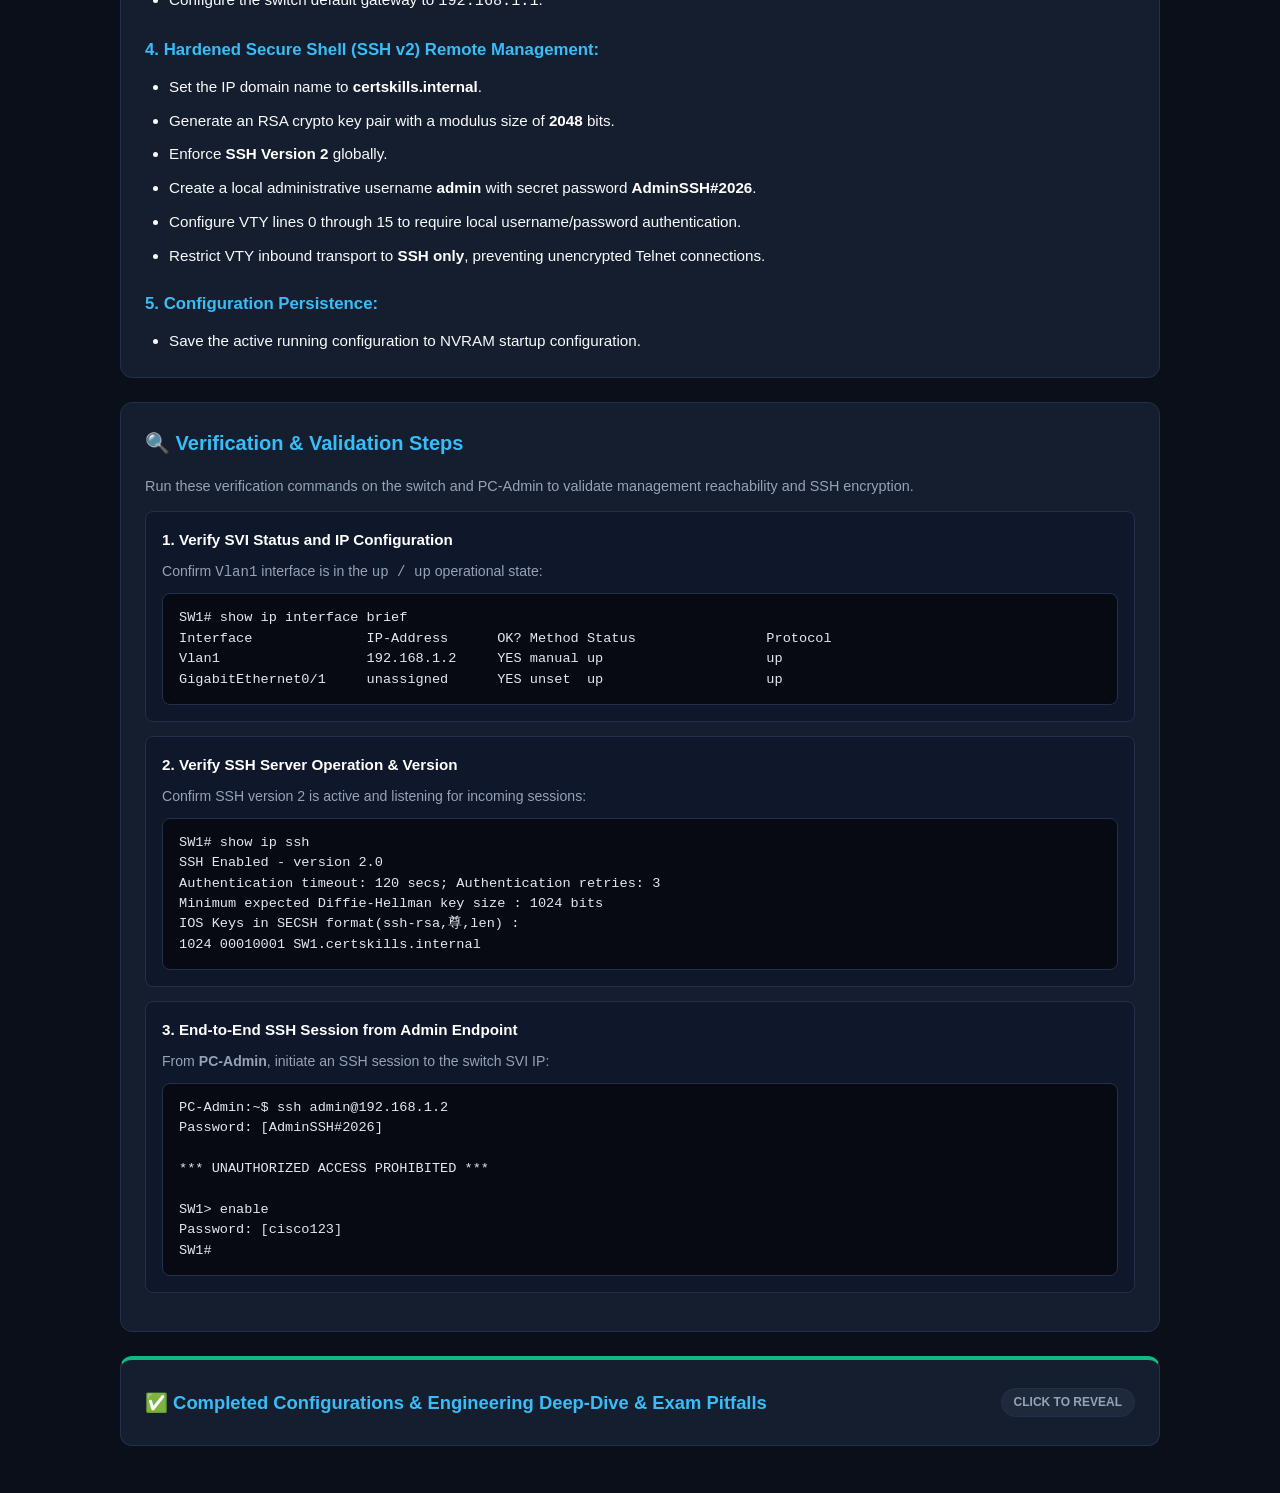
<file: labs/lab06-switch-management-ssh.html>
<!DOCTYPE html>
<html lang="en">
<head>
    <meta charset="UTF-8">
    <meta name="viewport" content="width=device-width, initial-scale=1.0">
    <title>Lab 06: Switch Management, SVI & Hardened SSH Access | Tyler's CCNA Lab Hub</title>
    <style>
        :root {
            --bg-body: #0b0f19;
            --bg-card: #151e2e;
            --bg-inner: #0f172a;
            --bg-code: #070a12;
            --text-main: #f8fafc;
            --text-muted: #94a3b8;
            --accent-blue: #0284c7;
            --accent-cyan: #38bdf8;
            --accent-green: #10b981;
            --accent-amber: #f59e0b;
            --accent-purple: #8b5cf6;
            --border-color: #223049;
            --font: -apple-system, BlinkMacSystemFont, "Segoe UI", Roboto, sans-serif;
            --font-mono: ui-monospace, SFMono-Regular, Menlo, Monaco, Consolas, monospace;
        }

        body {
            margin: 0;
            padding: 32px 20px;
            background-color: var(--bg-body);
            color: var(--text-main);
            font-family: var(--font);
            line-height: 1.6;
        }

        .container {
            max-width: 1040px;
            margin: 0 auto;
        }

        .top-nav {
            margin-bottom: 20px;
        }
        .top-nav a {
            color: var(--accent-cyan);
            text-decoration: none;
            font-size: 0.9rem;
            font-weight: 600;
        }
        .top-nav a:hover { text-decoration: underline; }

        .lab-header {
            background: linear-gradient(135deg, #1e293b 0%, #0f172a 100%);
            border: 1px solid var(--border-color);
            border-radius: 14px;
            padding: 24px 28px;
            margin-bottom: 24px;
            box-shadow: 0 8px 20px -4px rgba(0, 0, 0, 0.4);
        }

        .badge-group {
            display: flex;
            flex-wrap: wrap;
            gap: 8px;
            margin-bottom: 12px;
        }

        .badge {
            font-size: 0.75rem;
            font-weight: 700;
            text-transform: uppercase;
            padding: 4px 12px;
            border-radius: 9999px;
            letter-spacing: 0.5px;
        }

        .badge-blue   { background: #0369a1; color: #e0f2fe; }
        .badge-purple { background: #581c87; color: #f3e8ff; }
        .badge-amber  { background: #b45309; color: #fef3c7; }
        .badge-green  { background: #047857; color: #d1fae5; }

        h1 { margin: 0 0 10px 0; font-size: 1.85rem; color: #ffffff; letter-spacing: -0.5px; }
        h2 { font-size: 1.25rem; color: var(--accent-cyan); margin: 0 0 16px 0; display: flex; align-items: center; gap: 8px; }
        h3 { font-size: 1.05rem; color: #ffffff; margin: 18px 0 10px 0; }
        p { margin: 0 0 12px 0; }

        .card {
            background: var(--bg-card);
            border: 1px solid var(--border-color);
            border-radius: 12px;
            padding: 24px;
            margin-bottom: 24px;
        }

        .topology-svg {
            width: 100%;
            height: auto;
            max-height: 220px;
            background: var(--bg-code);
            border-radius: 8px;
            border: 1px solid var(--border-color);
            margin: 14px 0 6px 0;
        }

        table {
            width: 100%;
            border-collapse: collapse;
            margin: 16px 0;
            font-size: 0.88rem;
        }

        th, td {
            padding: 10px 14px;
            text-align: left;
            border-bottom: 1px solid var(--border-color);
        }

        th {
            background-color: var(--bg-inner);
            color: var(--accent-cyan);
            font-weight: 700;
            text-transform: uppercase;
            font-size: 0.78rem;
            letter-spacing: 0.5px;
        }

        tr:hover { background-color: rgba(255, 255, 255, 0.02); }

        .baseline-box {
            background: var(--bg-inner);
            border-left: 4px solid var(--accent-amber);
            border-radius: 6px;
            padding: 14px 18px;
            margin: 16px 0 0 0;
            font-size: 0.9rem;
        }
        .baseline-box strong { color: var(--accent-amber); }

        .req-group {
            margin-bottom: 22px;
        }
        .req-group:last-child {
            margin-bottom: 0;
        }
        .req-group h3 {
            font-size: 1.05rem;
            color: var(--accent-cyan);
            margin: 0 0 10px 0;
            font-weight: 700;
        }
        .clean-list {
            margin: 0;
            padding-left: 24px;
            color: var(--text-main);
            font-size: 0.95rem;
            line-height: 1.7;
        }
        .clean-list li {
            margin-bottom: 8px;
        }
        .clean-list li:last-child {
            margin-bottom: 0;
        }
        .clean-list strong {
            color: #ffffff;
        }

        .verif-step {
            background: var(--bg-inner);
            border: 1px solid var(--border-color);
            border-radius: 8px;
            padding: 16px;
            margin-bottom: 14px;
        }

        .verif-title {
            font-weight: 700;
            color: #ffffff;
            font-size: 0.95rem;
            margin-bottom: 8px;
            display: flex;
            align-items: center;
            gap: 8px;
        }

        .code-block {
            position: relative;
            margin: 10px 0 0 0;
        }

        pre {
            background-color: var(--bg-code);
            border: 1px solid var(--border-color);
            border-radius: 8px;
            padding: 14px 16px;
            overflow-x: auto;
            font-family: var(--font-mono);
            font-size: 0.85rem;
            color: #e2e8f0;
            line-height: 1.5;
            margin: 0;
        }

        .copy-btn {
            position: absolute;
            top: 8px;
            right: 8px;
            background: #223049;
            color: #f8fafc;
            border: 1px solid #334155;
            border-radius: 6px;
            padding: 5px 12px;
            font-size: 0.75rem;
            font-weight: 600;
            cursor: pointer;
            transition: all 0.2s;
        }

        .copy-btn:hover { background: var(--accent-blue); border-color: var(--accent-blue); }

        details.solution-drawer {
            border-top: 4px solid var(--accent-green);
            cursor: default;
        }

        details.solution-drawer summary {
            cursor: pointer;
            list-style: none;
            display: flex;
            justify-content: space-between;
            align-items: center;
            font-size: 1.15rem;
            font-weight: 700;
            color: var(--accent-cyan);
            user-select: none;
            padding: 4px 0;
        }

        details.solution-drawer summary::-webkit-details-marker {
            display: none;
        }

        details.solution-drawer summary:hover {
            color: #ffffff;
        }

        .solution-badge {
            font-size: 0.75rem;
            font-weight: 700;
            text-transform: uppercase;
            padding: 4px 12px;
            border-radius: 9999px;
            background: #1e293b;
            color: var(--text-muted);
            border: 1px solid var(--border-color);
            transition: all 0.2s;
        }

        details[open].solution-drawer .solution-badge {
            background: rgba(16, 185, 129, 0.2);
            color: var(--accent-green);
            border-color: var(--accent-green);
        }

        .tabs-header {
            display: flex;
            gap: 8px;
            border-bottom: 2px solid var(--border-color);
            margin-bottom: 16px;
            overflow-x: auto;
        }

        .tab-btn {
            background: transparent;
            border: none;
            color: var(--text-muted);
            padding: 10px 18px;
            font-size: 0.92rem;
            font-weight: 700;
            cursor: pointer;
            border-bottom: 2px solid transparent;
            margin-bottom: -2px;
            transition: all 0.2s;
        }

        .tab-btn:hover { color: #ffffff; }
        .tab-btn.active {
            color: var(--accent-cyan);
            border-bottom-color: var(--accent-cyan);
        }

        .tab-pane { display: none; }
        .tab-pane.active { display: block; }

        .commentary-section {
            background: var(--bg-inner);
            border: 1px solid var(--border-color);
            border-radius: 8px;
            padding: 18px 20px;
            margin-bottom: 16px;
            font-size: 0.92rem;
        }
        .commentary-section h4 {
            margin: 0 0 8px 0;
            color: var(--accent-amber);
            font-size: 1rem;
        }
        .commentary-section p { margin-bottom: 10px; }
        .commentary-section p:last-child { margin-bottom: 0; }
        .commentary-section code {
            background: var(--bg-code);
            padding: 2px 6px;
            border-radius: 4px;
            color: var(--accent-cyan);
            font-family: var(--font-mono);
            font-size: 0.85em;
        }

        @media print {
            body { background: #ffffff; color: #000000; padding: 0; }
            .lab-header, .card, .verif-step, .commentary-section, .baseline-box { border: 1px solid #ccc; box-shadow: none; background: #ffffff; color: #000000; }
            h1, h2, h3, .verif-title, details.solution-drawer summary { color: #000000 !important; }
            pre { background: #f8f9fa; color: #000000; border: 1px solid #ddd; }
            .copy-btn, .top-nav, .solution-badge { display: none !important; }
            details.solution-drawer { display: block !important; }
            details.solution-drawer .solution-content { display: block !important; margin-top: 0 !important; }
            .tab-pane { display: block !important; margin-bottom: 20px; }
            .tabs-header { display: none !important; }
        }
    </style>
</head>
<body>

<div class="container">

    <!-- Top Navigation Breadcrumb -->
    <div class="top-nav">
        <a href="../index.html">&larr; Back to Master Dashboard</a>
    </div>

    <!-- 1. HEADER & METADATA -->
    <div class="lab-header">
        <div class="badge-group">
            <span class="badge badge-blue">CCNA 200-301 (Domains 1.1, 2.1 & 5.5)</span>
            <span class="badge badge-purple">CertSkills Config Lab #06</span>
            <span class="badge badge-amber">Fundamental</span>
            <span class="badge badge-green">Est: 25 Mins</span>
        </div>
        <h1>Lab 06: Basic Switch Management, SVI & Hardened SSH Access</h1>
        <p style="color: var(--text-muted); margin: 0;">
            <strong>Curriculum Focus:</strong> Cisco Press Official Cert Guide Vol 1, Part II (Chapters 4 & 6) • <strong>Topics:</strong> CLI Navigation, SVI (VLAN 1 IP), Default Gateway, Console Line Hardening, and Secure SSH v2 Configuration.
        </p>
    </div>

    <!-- 2. TOPOLOGY, ADDRESSING & INITIAL STATE -->
    <div class="card">
        <h2>🗺️ Topology, Addressing & Initial State</h2>
        <p style="color: var(--text-muted); font-size: 0.95rem;">
            <strong>Scenario:</strong> You are installing a new Cisco Catalyst switch into the campus access layer. You must establish base management settings, configure a Switch Virtual Interface (SVI) on VLAN 1 for in-band management, and configure encrypted SSH v2 remote management while disabling insecure Telnet access.
        </p>

        <!-- Hierarchical Vector SVG Diagram -->
        <svg class="topology-svg" viewBox="0 0 800 240" xmlns="http://www.w3.org/2000/svg">
            <defs>
                <pattern id="grid" width="20" height="20" patternUnits="userSpaceOnUse">
                    <path d="M 20 0 L 0 0 0 20" fill="none" stroke="#1e293b" stroke-width="0.5"/>
                </pattern>
            </defs>
            <rect width="100%" height="100%" fill="url(#grid)" />

            <!-- Tier Background Bands -->
            <rect x="20" y="15" width="760" height="90" rx="6" fill="#1e293b" fill-opacity="0.3" stroke="#334155" stroke-dasharray="4,4"/>
            <text x="35" y="32" fill="#10b981" font-size="10" font-weight="bold" letter-spacing="1">🏢 ACCESS SWITCHING & SVI CONTROL PLANE</text>

            <rect x="20" y="130" width="760" height="95" rx="6" fill="#1e293b" fill-opacity="0.3" stroke="#334155" stroke-dasharray="4,4"/>
            <text x="35" y="147" fill="#38bdf8" font-size="10" font-weight="bold" letter-spacing="1">💻 IN-BAND SECURE MANAGEMENT TIER</text>

            <!-- Downlink -->
            <line x1="400" y1="88" x2="400" y2="155" stroke="#38bdf8" stroke-width="3" />
            <rect x="420" y="108" width="130" height="24" rx="4" fill="#0369a1"/>
            <text x="485" y="124" fill="#ffffff" font-size="9" font-weight="bold" text-anchor="middle">SSH v2 (TCP :22) In-Band</text>

            <!-- SW1 (Top) -->
            <rect x="330" y="38" width="140" height="50" rx="8" fill="#151e2e" stroke="#10b981" stroke-width="2"/>
            <text x="400" y="60" fill="#10b981" font-size="13" font-weight="bold" text-anchor="middle">SW1 (Catalyst)</text>
            <text x="400" y="78" fill="#94a3b8" font-size="9" text-anchor="middle">SVI Vlan1: 192.168.1.2/24</text>
            <text x="410" y="98" fill="#10b981" font-size="9">Gi0/1</text>

            <!-- PC-Admin (Bottom) -->
            <circle cx="400" cy="180" r="26" fill="#151e2e" stroke="#38bdf8" stroke-width="2"/>
            <text x="400" y="184" fill="#f8fafc" font-size="11" font-weight="bold" text-anchor="middle">PC-Admin</text>
            <text x="400" y="218" fill="#94a3b8" font-size="9" text-anchor="middle">192.168.1.10/24 (SSH Client)</text>
            <text x="410" y="152" fill="#38bdf8" font-size="9">eth0</text>
        </svg>

        <!-- Addressing Table -->
        <table>
            <thead>
                <tr>
                    <th>Device</th>
                    <th>Interface</th>
                    <th>IPv4 Address</th>
                    <th>Subnet Mask</th>
                    <th>Default Gateway</th>
                    <th>Management Purpose</th>
                </tr>
            </thead>
            <tbody>
                <tr>
                    <td><strong>SW1</strong></td>
                    <td><code>Vlan 1 (SVI)</code></td>
                    <td><code>192.168.1.2</code></td>
                    <td><code>255.255.255.0</code></td>
                    <td><code>192.168.1.1</code></td>
                    <td>In-Band Switch Management</td>
                </tr>
                <tr>
                    <td><strong>SW1</strong></td>
                    <td><code>GigabitEthernet0/1</code></td>
                    <td>Unassigned</td>
                    <td>N/A</td>
                    <td>N/A</td>
                    <td>Access Port to PC-Admin (VLAN 1)</td>
                </tr>
                <tr>
                    <td><strong>PC-Admin</strong></td>
                    <td><code>eth0</code></td>
                    <td><code>192.168.1.10</code></td>
                    <td><code>255.255.255.0</code></td>
                    <td><code>192.168.1.1</code></td>
                    <td>Network Engineer Management Host</td>
                </tr>
            </tbody>
        </table>

        <!-- Initial Device State -->
        <div class="baseline-box">
            <strong>Initial Baseline State:</strong> Switch SW1 is running factory default configuration with default hostname <code>Switch</code>. No management IP or login security is enabled. PC-Admin has IP <code>192.168.1.10/24</code> pre-configured on <code>eth0</code>.
        </div>
    </div>

    <!-- 3. ENGINEERING REQUIREMENTS SPECIFICATION -->
    <div class="card">
        <h2>📋 Engineering Requirements</h2>
        <p style="color: var(--text-muted); font-size: 0.95rem;">
            Configure the switch to meet the following production management and security specifications.
        </p>

        <div class="req-group">
            <h3>1. Device Hostname & Security Banner:</h3>
            <ul class="clean-list">
                <li>Configure the device hostname to <strong>SW1</strong>.</li>
                <li>Configure a Message-of-the-Day (MOTD) login banner containing a clear authorized-access warning warning that unauthorized access is strictly prohibited.</li>
            </ul>
        </div>

        <div class="req-group">
            <h3>2. Console Line & Privileged Mode Hardening:</h3>
            <ul class="clean-list">
                <li>Secure privileged EXEC mode with the strong secret password <strong>cisco123</strong>.</li>
                <li>Configure the console port (<code>line con 0</code>) with password <strong>conpass</strong> and require password authentication upon login.</li>
                <li>Configure console line 0 so unsolicited syslog messages do not interrupt command typing, and disable console inactivity session timeouts.</li>
                <li>Enable Cisco IOS password encryption service so plain-text passwords in the running-config are obfuscated.</li>
            </ul>
        </div>

        <div class="req-group">
            <h3>3. Switch Management Interface (SVI) & Gateway:</h3>
            <ul class="clean-list">
                <li>Configure the Switch Virtual Interface (SVI) for <strong>VLAN 1</strong> with IPv4 address <code>192.168.1.2</code> and subnet mask <code>255.255.255.0</code>.</li>
                <li>Enable the SVI interface administratively and bring the interface up.</li>
                <li>Configure the switch default gateway to <code>192.168.1.1</code>.</li>
            </ul>
        </div>

        <div class="req-group">
            <h3>4. Hardened Secure Shell (SSH v2) Remote Management:</h3>
            <ul class="clean-list">
                <li>Set the IP domain name to <strong>certskills.internal</strong>.</li>
                <li>Generate an RSA crypto key pair with a modulus size of <strong>2048</strong> bits.</li>
                <li>Enforce <strong>SSH Version 2</strong> globally.</li>
                <li>Create a local administrative username <strong>admin</strong> with secret password <strong>AdminSSH#2026</strong>.</li>
                <li>Configure VTY lines 0 through 15 to require local username/password authentication.</li>
                <li>Restrict VTY inbound transport to <strong>SSH only</strong>, preventing unencrypted Telnet connections.</li>
            </ul>
        </div>

        <div class="req-group">
            <h3>5. Configuration Persistence:</h3>
            <ul class="clean-list">
                <li>Save the active running configuration to NVRAM startup configuration.</li>
            </ul>
        </div>
    </div>

    <!-- 4. VERIFICATION & VALIDATION -->
    <div class="card">
        <h2>🔍 Verification & Validation Steps</h2>
        <p style="color: var(--text-muted); font-size: 0.9rem;">
            Run these verification commands on the switch and PC-Admin to validate management reachability and SSH encryption.
        </p>

        <!-- Step 1 -->
        <div class="verif-step">
            <div class="verif-title">
                <span>1. Verify SVI Status and IP Configuration</span>
            </div>
            <p style="font-size: 0.88rem; color: var(--text-muted); margin-bottom: 6px;">Confirm <code>Vlan1</code> interface is in the <code>up / up</code> operational state:</p>
            <div class="code-block">
                <pre><code>SW1# show ip interface brief
Interface              IP-Address      OK? Method Status                Protocol
Vlan1                  192.168.1.2     YES manual up                    up      
GigabitEthernet0/1     unassigned      YES unset  up                    up      </code></pre>
            </div>
        </div>

        <!-- Step 2 -->
        <div class="verif-step">
            <div class="verif-title">
                <span>2. Verify SSH Server Operation & Version</span>
            </div>
            <p style="font-size: 0.88rem; color: var(--text-muted); margin-bottom: 6px;">Confirm SSH version 2 is active and listening for incoming sessions:</p>
            <div class="code-block">
                <pre><code>SW1# show ip ssh
SSH Enabled - version 2.0
Authentication timeout: 120 secs; Authentication retries: 3
Minimum expected Diffie-Hellman key size : 1024 bits
IOS Keys in SECSH format(ssh-rsa,尊,len) :
1024 00010001 SW1.certskills.internal</code></pre>
            </div>
        </div>

        <!-- Step 3 -->
        <div class="verif-step">
            <div class="verif-title">
                <span>3. End-to-End SSH Session from Admin Endpoint</span>
            </div>
            <p style="font-size: 0.88rem; color: var(--text-muted); margin-bottom: 6px;">From <strong>PC-Admin</strong>, initiate an SSH session to the switch SVI IP:</p>
            <div class="code-block">
                <pre><code>PC-Admin:~$ ssh admin@192.168.1.2
Password: [AdminSSH#2026]

*** UNAUTHORIZED ACCESS PROHIBITED ***

SW1> enable
Password: [cisco123]
SW1#</code></pre>
            </div>
        </div>
    </div>

    <!-- 5. COMPLETED CONFIGURATIONS & LAB COMMENTARY (SPOILER-FREE DRAWER) -->
    <details class="card solution-drawer">
        <summary>
            <span>✅ Completed Configurations & Engineering Deep-Dive & Exam Pitfalls</span>
            <span class="solution-badge">Click to Reveal</span>
        </summary>
        <div class="solution-content" style="margin-top: 18px;">
            <p style="color: var(--text-muted); font-size: 0.9rem;">
                Review the completed device configurations, copy Cisco IOS syntax to your clipboard, and read the in-depth lab commentary.
            </p>

            <!-- Tab Controls -->
            <div class="tabs-header">
                <button class="tab-btn active" onclick="showTab('tab-sw1', this)">Switch 1 (SW1)</button>
                <button class="tab-btn" onclick="showTab('tab-host', this)">PC-Admin</button>
                <button class="tab-btn" onclick="showTab('tab-commentary', this)">🎓 Engineering Deep-Dive & Exam Pitfalls</button>
            </div>

            <!-- Tab 1: SW1 -->
            <div class="tab-pane active" id="tab-sw1">
                <div class="code-block">
                    <button class="copy-btn" onclick="copyCode(this)">Copy SW1 Config</button>
                    <pre><code>enable
configure terminal
!
hostname SW1
!
banner motd ^C
*** UNAUTHORIZED ACCESS PROHIBITED ***
^C
!
enable secret cisco123
service password-encryption
!
interface Vlan1
 description Switch Management SVI
 ip address 192.168.1.2 255.255.255.0
 no shutdown
!
ip default-gateway 192.168.1.1
!
ip domain-name certskills.internal
crypto key generate rsa modulus 2048
ip ssh version 2
!
username admin secret AdminSSH#2026
!
line con 0
 password conpass
 login
 logging synchronous
 exec-timeout 0 0
!
line vty 0 15
 login local
 transport input ssh
 logging synchronous
 exec-timeout 0 0
!
end
write memory</code></pre>
                </div>
            </div>

            <!-- Tab 2: PC-Admin -->
            <div class="tab-pane" id="tab-host">
                <p style="font-size: 0.85rem; color: var(--text-muted);">Alpine Linux CLI Commands:</p>
                <div class="code-block">
                    <button class="copy-btn" onclick="copyCode(this)">Copy Host Commands</button>
                    <pre><code># PC-Admin IP Verification & SSH Connection:
ip addr add 192.168.1.10/24 dev eth0
ip link set eth0 up
ping -c 2 192.168.1.2
ssh admin@192.168.1.2</code></pre>
                </div>
            </div>

            <!-- Tab 3: Engineering Deep-Dive & Exam Pitfalls -->
            <div class="tab-pane" id="tab-commentary">
                <div class="commentary-section">
                    <h4>🔬 Architectural Breakdown & Design Logic</h4>
                    <p>
                        This lab reinforces foundational Volume 1 Chapter 4 & 6 skills: securing the Cisco switch control plane, managing SVIs, and enforcing cryptographic remote administration.
                    </p>
                </div>

                <div class="commentary-section">
                    <h4>1. Why Does the SVI Require an Active Access/Trunk Port?</h4>
                    <p>
                        On a Cisco Catalyst Layer 2 switch, configuring <code>ip address</code> on <code>interface vlan 1</code> and entering <code>no shutdown</code> is not enough for the interface to reach the <code>up / up</code> state!
                    </p>
                    <p>
                        An SVI is a logical Layer 3 interface. For an SVI to reach the operational <strong>up/up</strong> state, at least one physical Ethernet port assigned to that VLAN (or a trunk allowing that VLAN) must be in the active, forwarding <code>up/up</code> state. If all physical ports in VLAN 1 are unplugged or down, the SVI automatically transitions to <code>down/down</code>.
                    </p>
                </div>

                <div class="commentary-section">
                    <h4>2. Prerequisites for Cisco IOS SSH Key Generation</h4>
                    <p>
                        When running <code>crypto key generate rsa</code>, Cisco IOS uses the router/switch <strong>hostname</strong> and <strong>IP domain-name</strong> to name the encryption key (e.g., <code>SW1.certskills.internal</code>).
                    </p>
                    <ul>
                        <li>If you attempt to generate RSA keys before setting a hostname or domain name, IOS will reject the command.</li>
                        <li>Specifying a modulus of <strong>1024 bits or greater</strong> (2048 is recommended) is required to enable <strong>SSH Version 2</strong>. A 512-bit key restricts the switch to insecure SSH Version 1.</li>
                    </ul>
                </div>

                <div class="commentary-section">
                    <h4>3. VTY Transport Input & Login Local Traps</h4>
                    <p>
                        On VTY lines, failing to specify <code>transport input ssh</code> leaves Telnet enabled by default, allowing network attackers to sniff cleartext administrator passwords in transit.
                    </p>
                    <p>
                        Furthermore, configuring <code>login local</code> instructs the switch to check the local database for usernames created with the <code>username &lt;user&gt; secret &lt;pass&gt;</code> global command. If you configure <code>login local</code> without first creating a local user, you will lock yourself out of VTY management upon disconnecting!
                    </p>
                </div>

                <div class="commentary-section">
                    <h4>4. Cisco Type 7 Password Encryption Limitations</h4>
                    <p>
                        The <code>service password-encryption</code> command applies Cisco proprietary <strong>Type 7 encryption</strong> to simple passwords (like console line passwords). 
                    </p>
                    <p>
                        Type 7 is not true cryptography—it is a simple Vigenère cipher that can be decrypted online in seconds. It only protects against "over-the-shoulder" viewing of the screen. For actual security, always use <code>enable secret</code> and <code>username ... secret</code>, which utilize irreversible MD5, SHA-256 (Type 8), or Scrypt (Type 9) hashing.
                    </p>
                </div>
            </div>
        </div>
    </details>

</div>

<script>
    // 1-Click Copy Function
    function copyCode(btn) {
        const pre = btn.nextElementSibling;
        navigator.clipboard.writeText(pre.innerText).then(() => {
            const originalText = btn.innerText;
            btn.innerText = "Copied!";
            btn.style.background = "#10b981";
            btn.style.borderColor = "#10b981";
            setTimeout(() => {
                btn.innerText = originalText;
                btn.style.background = "#223049";
                btn.style.borderColor = "#334155";
            }, 2000);
        });
    }

    // Solution Tabs Switcher
    function showTab(tabId, btn) {
        document.querySelectorAll(".tab-pane").forEach(pane => pane.classList.remove("active"));
        document.querySelectorAll(".tab-btn").forEach(b => b.classList.remove("active"));
        document.getElementById(tabId).classList.add("active");
        btn.classList.add("active");
    }
</script>

</body>
</html>
</file>
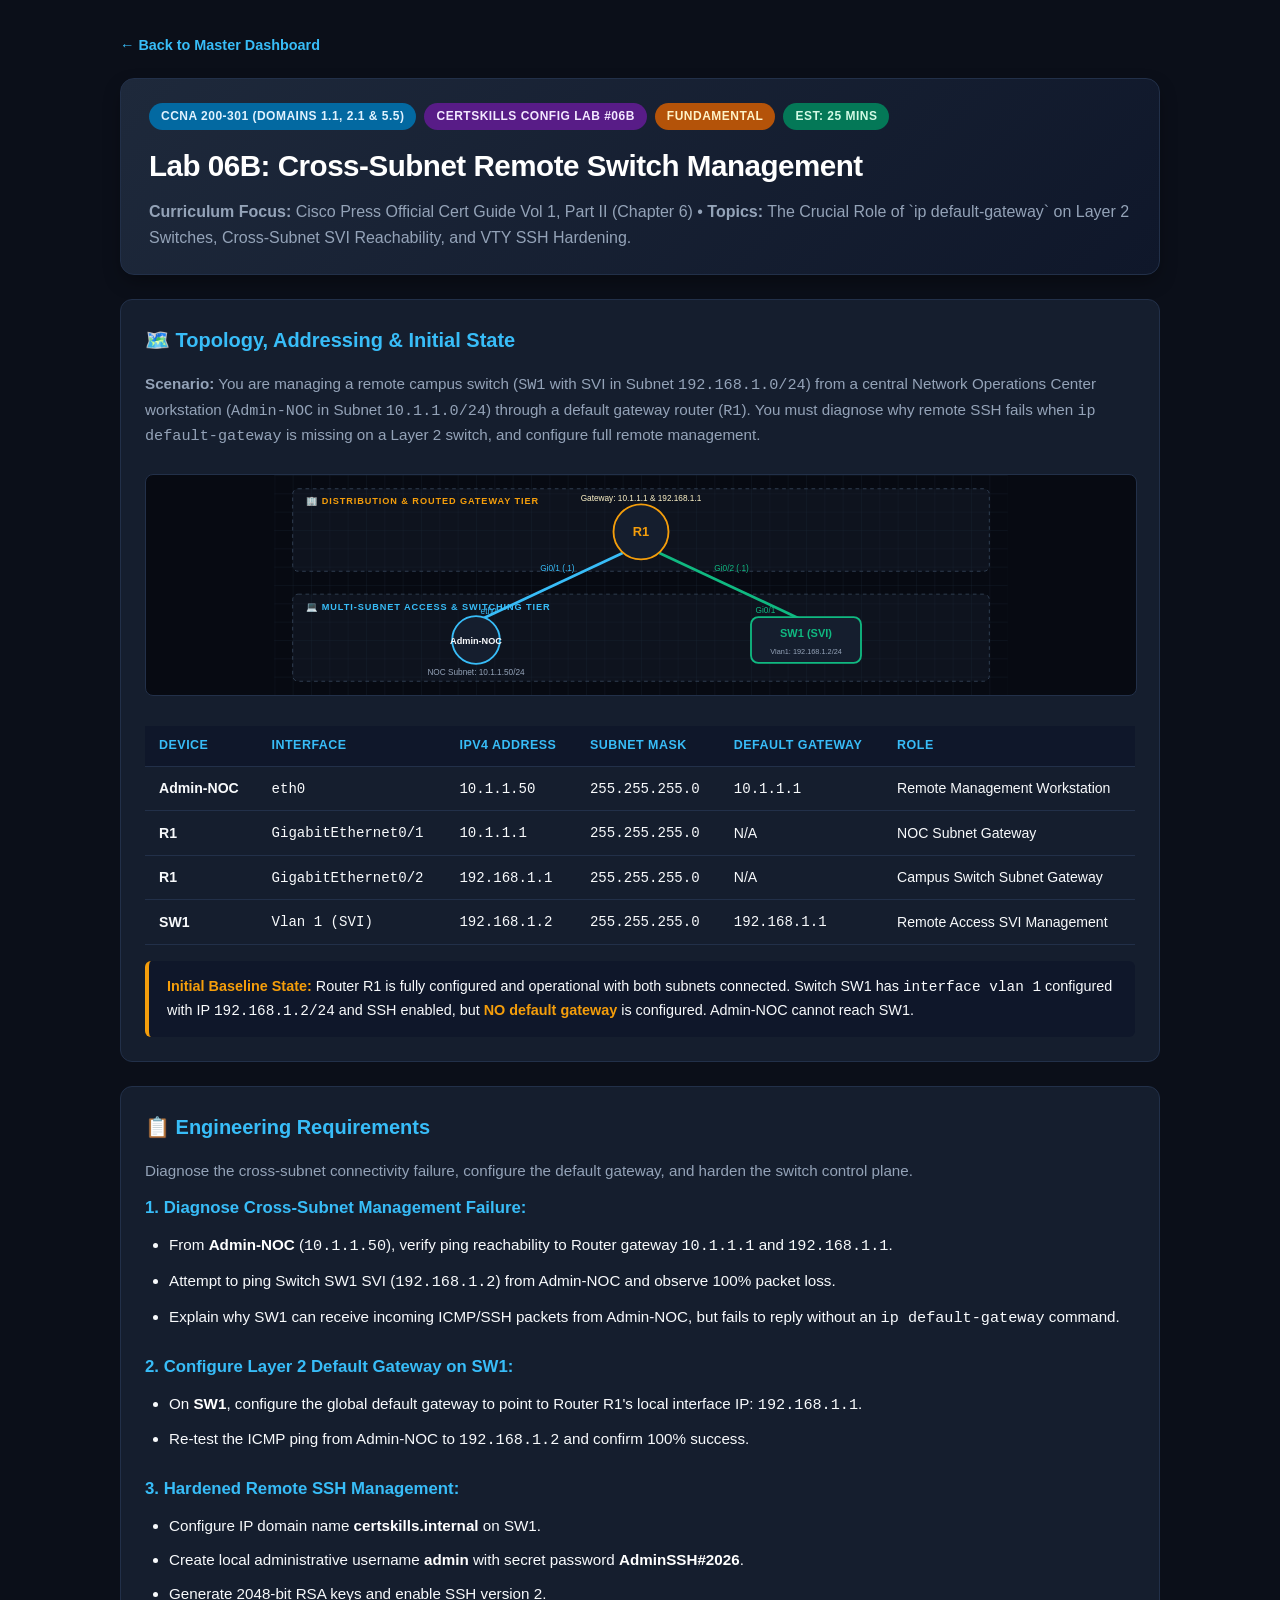
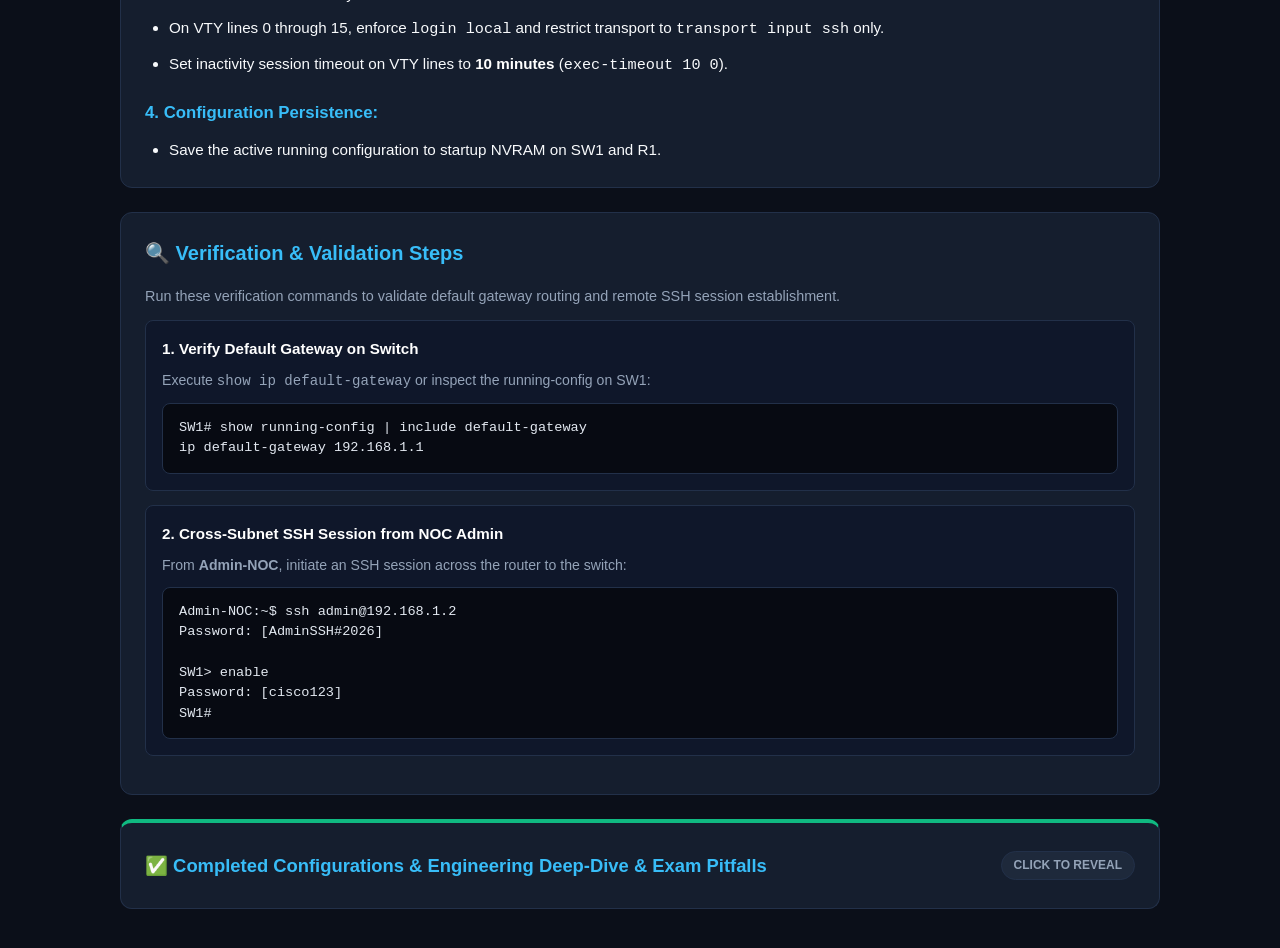
<file: labs/lab06b-cross-subnet-management.html>
<!DOCTYPE html>
<html lang="en">
<head>
    <meta charset="UTF-8">
    <meta name="viewport" content="width=device-width, initial-scale=1.0">
    <title>Lab 06B: Cross-Subnet Remote Switch Management | Tyler's CCNA Lab Hub</title>
    <style>
        :root {
            --bg-body: #0b0f19;
            --bg-card: #151e2e;
            --bg-inner: #0f172a;
            --bg-code: #070a12;
            --text-main: #f8fafc;
            --text-muted: #94a3b8;
            --accent-blue: #0284c7;
            --accent-cyan: #38bdf8;
            --accent-green: #10b981;
            --accent-amber: #f59e0b;
            --accent-purple: #8b5cf6;
            --border-color: #223049;
            --font: -apple-system, BlinkMacSystemFont, "Segoe UI", Roboto, sans-serif;
            --font-mono: ui-monospace, SFMono-Regular, Menlo, Monaco, Consolas, monospace;
        }

        body {
            margin: 0;
            padding: 32px 20px;
            background-color: var(--bg-body);
            color: var(--text-main);
            font-family: var(--font);
            line-height: 1.6;
        }

        .container {
            max-width: 1040px;
            margin: 0 auto;
        }

        .top-nav {
            margin-bottom: 20px;
        }
        .top-nav a {
            color: var(--accent-cyan);
            text-decoration: none;
            font-size: 0.9rem;
            font-weight: 600;
        }
        .top-nav a:hover { text-decoration: underline; }

        .lab-header {
            background: linear-gradient(135deg, #1e293b 0%, #0f172a 100%);
            border: 1px solid var(--border-color);
            border-radius: 14px;
            padding: 24px 28px;
            margin-bottom: 24px;
            box-shadow: 0 8px 20px -4px rgba(0, 0, 0, 0.4);
        }

        .badge-group {
            display: flex;
            flex-wrap: wrap;
            gap: 8px;
            margin-bottom: 12px;
        }

        .badge {
            font-size: 0.75rem;
            font-weight: 700;
            text-transform: uppercase;
            padding: 4px 12px;
            border-radius: 9999px;
            letter-spacing: 0.5px;
        }

        .badge-blue   { background: #0369a1; color: #e0f2fe; }
        .badge-purple { background: #581c87; color: #f3e8ff; }
        .badge-amber  { background: #b45309; color: #fef3c7; }
        .badge-green  { background: #047857; color: #d1fae5; }

        h1 { margin: 0 0 10px 0; font-size: 1.85rem; color: #ffffff; letter-spacing: -0.5px; }
        h2 { font-size: 1.25rem; color: var(--accent-cyan); margin: 0 0 16px 0; display: flex; align-items: center; gap: 8px; }
        h3 { font-size: 1.05rem; color: #ffffff; margin: 18px 0 10px 0; }
        p { margin: 0 0 12px 0; }

        .card {
            background: var(--bg-card);
            border: 1px solid var(--border-color);
            border-radius: 12px;
            padding: 24px;
            margin-bottom: 24px;
        }

        .topology-svg {
            width: 100%;
            height: auto;
            max-height: 220px;
            background: var(--bg-code);
            border-radius: 8px;
            border: 1px solid var(--border-color);
            margin: 14px 0 6px 0;
        }

        table {
            width: 100%;
            border-collapse: collapse;
            margin: 16px 0;
            font-size: 0.88rem;
        }

        th, td {
            padding: 10px 14px;
            text-align: left;
            border-bottom: 1px solid var(--border-color);
        }

        th {
            background-color: var(--bg-inner);
            color: var(--accent-cyan);
            font-weight: 700;
            text-transform: uppercase;
            font-size: 0.78rem;
            letter-spacing: 0.5px;
        }

        tr:hover { background-color: rgba(255, 255, 255, 0.02); }

        .baseline-box {
            background: var(--bg-inner);
            border-left: 4px solid var(--accent-amber);
            border-radius: 6px;
            padding: 14px 18px;
            margin: 16px 0 0 0;
            font-size: 0.9rem;
        }
        .baseline-box strong { color: var(--accent-amber); }

        .req-group {
            margin-bottom: 22px;
        }
        .req-group:last-child {
            margin-bottom: 0;
        }
        .req-group h3 {
            font-size: 1.05rem;
            color: var(--accent-cyan);
            margin: 0 0 10px 0;
            font-weight: 700;
        }
        .clean-list {
            margin: 0;
            padding-left: 24px;
            color: var(--text-main);
            font-size: 0.95rem;
            line-height: 1.7;
        }
        .clean-list li {
            margin-bottom: 8px;
        }
        .clean-list li:last-child {
            margin-bottom: 0;
        }
        .clean-list strong {
            color: #ffffff;
        }

        .verif-step {
            background: var(--bg-inner);
            border: 1px solid var(--border-color);
            border-radius: 8px;
            padding: 16px;
            margin-bottom: 14px;
        }

        .verif-title {
            font-weight: 700;
            color: #ffffff;
            font-size: 0.95rem;
            margin-bottom: 8px;
            display: flex;
            align-items: center;
            gap: 8px;
        }

        .code-block {
            position: relative;
            margin: 10px 0 0 0;
        }

        pre {
            background-color: var(--bg-code);
            border: 1px solid var(--border-color);
            border-radius: 8px;
            padding: 14px 16px;
            overflow-x: auto;
            font-family: var(--font-mono);
            font-size: 0.85rem;
            color: #e2e8f0;
            line-height: 1.5;
            margin: 0;
        }

        .copy-btn {
            position: absolute;
            top: 8px;
            right: 8px;
            background: #223049;
            color: #f8fafc;
            border: 1px solid #334155;
            border-radius: 6px;
            padding: 5px 12px;
            font-size: 0.75rem;
            font-weight: 600;
            cursor: pointer;
            transition: all 0.2s;
        }

        .copy-btn:hover { background: var(--accent-blue); border-color: var(--accent-blue); }

        details.solution-drawer {
            border-top: 4px solid var(--accent-green);
            cursor: default;
        }

        details.solution-drawer summary {
            cursor: pointer;
            list-style: none;
            display: flex;
            justify-content: space-between;
            align-items: center;
            font-size: 1.15rem;
            font-weight: 700;
            color: var(--accent-cyan);
            user-select: none;
            padding: 4px 0;
        }

        details.solution-drawer summary::-webkit-details-marker {
            display: none;
        }

        details.solution-drawer summary:hover {
            color: #ffffff;
        }

        .solution-badge {
            font-size: 0.75rem;
            font-weight: 700;
            text-transform: uppercase;
            padding: 4px 12px;
            border-radius: 9999px;
            background: #1e293b;
            color: var(--text-muted);
            border: 1px solid var(--border-color);
            transition: all 0.2s;
        }

        details[open].solution-drawer .solution-badge {
            background: rgba(16, 185, 129, 0.2);
            color: var(--accent-green);
            border-color: var(--accent-green);
        }

        .tabs-header {
            display: flex;
            gap: 8px;
            border-bottom: 2px solid var(--border-color);
            margin-bottom: 16px;
            overflow-x: auto;
        }

        .tab-btn {
            background: transparent;
            border: none;
            color: var(--text-muted);
            padding: 10px 18px;
            font-size: 0.92rem;
            font-weight: 700;
            cursor: pointer;
            border-bottom: 2px solid transparent;
            margin-bottom: -2px;
            transition: all 0.2s;
        }

        .tab-btn:hover { color: #ffffff; }
        .tab-btn.active {
            color: var(--accent-cyan);
            border-bottom-color: var(--accent-cyan);
        }

        .tab-pane { display: none; }
        .tab-pane.active { display: block; }

        .commentary-section {
            background: var(--bg-inner);
            border: 1px solid var(--border-color);
            border-radius: 8px;
            padding: 18px 20px;
            margin-bottom: 16px;
            font-size: 0.92rem;
        }
        .commentary-section h4 {
            margin: 0 0 8px 0;
            color: var(--accent-amber);
            font-size: 1rem;
        }
        .commentary-section p { margin-bottom: 10px; }
        .commentary-section p:last-child { margin-bottom: 0; }
        .commentary-section code {
            background: var(--bg-code);
            padding: 2px 6px;
            border-radius: 4px;
            color: var(--accent-cyan);
            font-family: var(--font-mono);
            font-size: 0.85em;
        }

        @media print {
            body { background: #ffffff; color: #000000; padding: 0; }
            .lab-header, .card, .verif-step, .commentary-section, .baseline-box { border: 1px solid #ccc; box-shadow: none; background: #ffffff; color: #000000; }
            h1, h2, h3, .verif-title, details.solution-drawer summary { color: #000000 !important; }
            pre { background: #f8f9fa; color: #000000; border: 1px solid #ddd; }
            .copy-btn, .top-nav, .solution-badge { display: none !important; }
            details.solution-drawer { display: block !important; }
            details.solution-drawer .solution-content { display: block !important; margin-top: 0 !important; }
            .tab-pane { display: block !important; margin-bottom: 20px; }
            .tabs-header { display: none !important; }
        }
    </style>
</head>
<body>

<div class="container">

    <!-- Top Navigation Breadcrumb -->
    <div class="top-nav">
        <a href="../index.html">&larr; Back to Master Dashboard</a>
    </div>

    <!-- 1. HEADER & METADATA -->
    <div class="lab-header">
        <div class="badge-group">
            <span class="badge badge-blue">CCNA 200-301 (Domains 1.1, 2.1 & 5.5)</span>
            <span class="badge badge-purple">CertSkills Config Lab #06B</span>
            <span class="badge badge-amber">Fundamental</span>
            <span class="badge badge-green">Est: 25 Mins</span>
        </div>
        <h1>Lab 06B: Cross-Subnet Remote Switch Management</h1>
        <p style="color: var(--text-muted); margin: 0;">
            <strong>Curriculum Focus:</strong> Cisco Press Official Cert Guide Vol 1, Part II (Chapter 6) • <strong>Topics:</strong> The Crucial Role of `ip default-gateway` on Layer 2 Switches, Cross-Subnet SVI Reachability, and VTY SSH Hardening.
        </p>
    </div>

    <!-- 2. TOPOLOGY, ADDRESSING & INITIAL STATE -->
    <div class="card">
        <h2>🗺️ Topology, Addressing & Initial State</h2>
        <p style="color: var(--text-muted); font-size: 0.95rem;">
            <strong>Scenario:</strong> You are managing a remote campus switch (<code>SW1</code> with SVI in Subnet <code>192.168.1.0/24</code>) from a central Network Operations Center workstation (<code>Admin-NOC</code> in Subnet <code>10.1.1.0/24</code>) through a default gateway router (<code>R1</code>). You must diagnose why remote SSH fails when <code>ip default-gateway</code> is missing on a Layer 2 switch, and configure full remote management.
        </p>

        <!-- Hierarchical Vector SVG Diagram -->
        <svg class="topology-svg" viewBox="0 0 800 240" xmlns="http://www.w3.org/2000/svg">
            <defs>
                <pattern id="grid" width="20" height="20" patternUnits="userSpaceOnUse">
                    <path d="M 20 0 L 0 0 0 20" fill="none" stroke="#1e293b" stroke-width="0.5"/>
                </pattern>
            </defs>
            <rect width="100%" height="100%" fill="url(#grid)" />

            <!-- Tier Background Bands -->
            <rect x="20" y="15" width="760" height="90" rx="6" fill="#1e293b" fill-opacity="0.3" stroke="#334155" stroke-dasharray="4,4"/>
            <text x="35" y="32" fill="#f59e0b" font-size="10" font-weight="bold" letter-spacing="1">🏢 DISTRIBUTION & ROUTED GATEWAY TIER</text>

            <rect x="20" y="130" width="760" height="95" rx="6" fill="#1e293b" fill-opacity="0.3" stroke="#334155" stroke-dasharray="4,4"/>
            <text x="35" y="147" fill="#38bdf8" font-size="10" font-weight="bold" letter-spacing="1">💻 MULTI-SUBNET ACCESS & SWITCHING TIER</text>

            <!-- Downlinks from R1 -->
            <line x1="380" y1="85" x2="220" y2="160" stroke="#38bdf8" stroke-width="3" />
            <line x1="420" y1="85" x2="580" y2="160" stroke="#10b981" stroke-width="3" />

            <!-- R1 (Top) -->
            <circle cx="400" cy="62" r="30" fill="#151e2e" stroke="#f59e0b" stroke-width="2"/>
            <text x="400" y="67" fill="#f59e0b" font-size="14" font-weight="bold" text-anchor="middle">R1</text>
            <text x="400" y="28" fill="#fef3c7" font-size="9" text-anchor="middle">Gateway: 10.1.1.1 & 192.168.1.1</text>
            <text x="290" y="105" fill="#38bdf8" font-size="9">Gi0/1 (.1)</text>
            <text x="480" y="105" fill="#10b981" font-size="9">Gi0/2 (.1)</text>

            <!-- Admin-NOC (Bottom Left) -->
            <circle cx="220" cy="180" r="26" fill="#151e2e" stroke="#38bdf8" stroke-width="2"/>
            <text x="220" y="184" fill="#f8fafc" font-size="10" font-weight="bold" text-anchor="middle">Admin-NOC</text>
            <text x="220" y="218" fill="#94a3b8" font-size="9" text-anchor="middle">NOC Subnet: 10.1.1.50/24</text>
            <text x="225" y="152" fill="#38bdf8" font-size="9">eth0</text>

            <!-- SW1 SVI (Bottom Right) -->
            <rect x="520" y="155" width="120" height="50" rx="8" fill="#151e2e" stroke="#10b981" stroke-width="2"/>
            <text x="580" y="177" fill="#10b981" font-size="12" font-weight="bold" text-anchor="middle">SW1 (SVI)</text>
            <text x="580" y="195" fill="#94a3b8" font-size="8" text-anchor="middle">Vlan1: 192.168.1.2/24</text>
            <text x="525" y="150" fill="#10b981" font-size="9">Gi0/1</text>
        </svg>

        <!-- Addressing Table -->
        <table>
            <thead>
                <tr>
                    <th>Device</th>
                    <th>Interface</th>
                    <th>IPv4 Address</th>
                    <th>Subnet Mask</th>
                    <th>Default Gateway</th>
                    <th>Role</th>
                </tr>
            </thead>
            <tbody>
                <tr>
                    <td><strong>Admin-NOC</strong></td>
                    <td><code>eth0</code></td>
                    <td><code>10.1.1.50</code></td>
                    <td><code>255.255.255.0</code></td>
                    <td><code>10.1.1.1</code></td>
                    <td>Remote Management Workstation</td>
                </tr>
                <tr>
                    <td><strong>R1</strong></td>
                    <td><code>GigabitEthernet0/1</code></td>
                    <td><code>10.1.1.1</code></td>
                    <td><code>255.255.255.0</code></td>
                    <td>N/A</td>
                    <td>NOC Subnet Gateway</td>
                </tr>
                <tr>
                    <td><strong>R1</strong></td>
                    <td><code>GigabitEthernet0/2</code></td>
                    <td><code>192.168.1.1</code></td>
                    <td><code>255.255.255.0</code></td>
                    <td>N/A</td>
                    <td>Campus Switch Subnet Gateway</td>
                </tr>
                <tr>
                    <td><strong>SW1</strong></td>
                    <td><code>Vlan 1 (SVI)</code></td>
                    <td><code>192.168.1.2</code></td>
                    <td><code>255.255.255.0</code></td>
                    <td><code>192.168.1.1</code></td>
                    <td>Remote Access SVI Management</td>
                </tr>
            </tbody>
        </table>

        <!-- Initial Device State -->
        <div class="baseline-box">
            <strong>Initial Baseline State:</strong> Router R1 is fully configured and operational with both subnets connected. Switch SW1 has <code>interface vlan 1</code> configured with IP <code>192.168.1.2/24</code> and SSH enabled, but <strong>NO default gateway</strong> is configured. Admin-NOC cannot reach SW1.
        </div>
    </div>

    <!-- 3. ENGINEERING REQUIREMENTS SPECIFICATION -->
    <div class="card">
        <h2>📋 Engineering Requirements</h2>
        <p style="color: var(--text-muted); font-size: 0.95rem;">
            Diagnose the cross-subnet connectivity failure, configure the default gateway, and harden the switch control plane.
        </p>

        <div class="req-group">
            <h3>1. Diagnose Cross-Subnet Management Failure:</h3>
            <ul class="clean-list">
                <li>From <strong>Admin-NOC</strong> (<code>10.1.1.50</code>), verify ping reachability to Router gateway <code>10.1.1.1</code> and <code>192.168.1.1</code>.</li>
                <li>Attempt to ping Switch SW1 SVI (<code>192.168.1.2</code>) from Admin-NOC and observe 100% packet loss.</li>
                <li>Explain why SW1 can receive incoming ICMP/SSH packets from Admin-NOC, but fails to reply without an <code>ip default-gateway</code> command.</li>
            </ul>
        </div>

        <div class="req-group">
            <h3>2. Configure Layer 2 Default Gateway on SW1:</h3>
            <ul class="clean-list">
                <li>On <strong>SW1</strong>, configure the global default gateway to point to Router R1's local interface IP: <code>192.168.1.1</code>.</li>
                <li>Re-test the ICMP ping from Admin-NOC to <code>192.168.1.2</code> and confirm 100% success.</li>
            </ul>
        </div>

        <div class="req-group">
            <h3>3. Hardened Remote SSH Management:</h3>
            <ul class="clean-list">
                <li>Configure IP domain name <strong>certskills.internal</strong> on SW1.</li>
                <li>Create local administrative username <strong>admin</strong> with secret password <strong>AdminSSH#2026</strong>.</li>
                <li>Generate 2048-bit RSA keys and enable SSH version 2.</li>
                <li>On VTY lines 0 through 15, enforce <code>login local</code> and restrict transport to <code>transport input ssh</code> only.</li>
                <li>Set inactivity session timeout on VTY lines to <strong>10 minutes</strong> (<code>exec-timeout 10 0</code>).</li>
            </ul>
        </div>

        <div class="req-group">
            <h3>4. Configuration Persistence:</h3>
            <ul class="clean-list">
                <li>Save the active running configuration to startup NVRAM on SW1 and R1.</li>
            </ul>
        </div>
    </div>

    <!-- 4. VERIFICATION & VALIDATION -->
    <div class="card">
        <h2>🔍 Verification & Validation Steps</h2>
        <p style="color: var(--text-muted); font-size: 0.9rem;">
            Run these verification commands to validate default gateway routing and remote SSH session establishment.
        </p>

        <!-- Step 1 -->
        <div class="verif-step">
            <div class="verif-title">
                <span>1. Verify Default Gateway on Switch</span>
            </div>
            <p style="font-size: 0.88rem; color: var(--text-muted); margin-bottom: 6px;">Execute <code>show ip default-gateway</code> or inspect the running-config on SW1:</p>
            <div class="code-block">
                <pre><code>SW1# show running-config | include default-gateway
ip default-gateway 192.168.1.1</code></pre>
            </div>
        </div>

        <!-- Step 2 -->
        <div class="verif-step">
            <div class="verif-title">
                <span>2. Cross-Subnet SSH Session from NOC Admin</span>
            </div>
            <p style="font-size: 0.88rem; color: var(--text-muted); margin-bottom: 6px;">From <strong>Admin-NOC</strong>, initiate an SSH session across the router to the switch:</p>
            <div class="code-block">
                <pre><code>Admin-NOC:~$ ssh admin@192.168.1.2
Password: [AdminSSH#2026]

SW1> enable
Password: [cisco123]
SW1#</code></pre>
            </div>
        </div>
    </div>

    <!-- 5. COMPLETED CONFIGURATIONS & LAB COMMENTARY (SPOILER-FREE DRAWER) -->
    <details class="card solution-drawer">
        <summary>
            <span>✅ Completed Configurations & Engineering Deep-Dive & Exam Pitfalls</span>
            <span class="solution-badge">Click to Reveal</span>
        </summary>
        <div class="solution-content" style="margin-top: 18px;">
            <p style="color: var(--text-muted); font-size: 0.9rem;">
                Review the completed device configurations and in-depth lab commentary.
            </p>

            <!-- Tab Controls -->
            <div class="tabs-header">
                <button class="tab-btn active" onclick="showTab('tab-sw1', this)">Switch 1 (SW1)</button>
                <button class="tab-btn" onclick="showTab('tab-r1', this)">Router 1 (R1)</button>
                <button class="tab-btn" onclick="showTab('tab-commentary', this)">🎓 Engineering Deep-Dive & Exam Pitfalls</button>
            </div>

            <!-- Tab 1: SW1 -->
            <div class="tab-pane active" id="tab-sw1">
                <div class="code-block">
                    <button class="copy-btn" onclick="copyCode(this)">Copy SW1 Config</button>
                    <pre><code>enable
configure terminal
!
hostname SW1
!
enable secret cisco123
service password-encryption
!
interface Vlan1
 description Switch SVI Management
 ip address 192.168.1.2 255.255.255.0
 no shutdown
!
ip default-gateway 192.168.1.1
!
ip domain-name certskills.internal
crypto key generate rsa modulus 2048
ip ssh version 2
!
username admin secret AdminSSH#2026
!
line con 0
 logging synchronous
 exec-timeout 0 0
!
line vty 0 15
 login local
 transport input ssh
 logging synchronous
 exec-timeout 10 0
!
end
write memory</code></pre>
                </div>
            </div>

            <!-- Tab 2: R1 -->
            <div class="tab-pane" id="tab-r1">
                <div class="code-block">
                    <button class="copy-btn" onclick="copyCode(this)">Copy R1 Config</button>
                    <pre><code>enable
configure terminal
!
hostname R1
!
interface GigabitEthernet0/1
 description Gateway to NOC Subnet
 ip address 10.1.1.1 255.255.255.0
 no shutdown
!
interface GigabitEthernet0/2
 description Gateway to Campus Switch Subnet
 ip address 192.168.1.1 255.255.255.0
 no shutdown
!
end
write memory</code></pre>
                </div>
            </div>

            <!-- Tab 3: Commentary -->
            <div class="tab-pane" id="tab-commentary">
                <div class="commentary-section">
                    <h4>🔬 Architectural Breakdown & Design Logic</h4>
                    <p>
                        This lab reinforces the critical Layer 2 switch management rule explained in Cisco Press Volume 1, Chapter 6.
                    </p>
                </div>

                <div class="commentary-section">
                    <h4>1. Why Layer 2 Switches Require `ip default-gateway`</h4>
                    <p>
                        A Layer 2 Catalyst switch does not maintain a routing table for forwarding user transit traffic. However, its own internal TCP/IP management stack behaves exactly like a host endpoint:
                    </p>
                    <ul>
                        <li>When Admin-NOC (<code>10.1.1.50</code>) sends an SSH packet to SW1 (<code>192.168.1.2</code>), Router R1 forwards the packet to SW1. SW1 receives the frame successfully.</li>
                        <li>However, when SW1 prepares its TCP ACK reply destined for <code>10.1.1.50</code>, SW1 compares <code>10.1.1.50</code> against its local SVI mask (<code>192.168.1.0/24</code>) and realizes the destination is in a <strong>remote subnet</strong>.</li>
                        <li>Without the <code>ip default-gateway 192.168.1.1</code> command, SW1 has no route and drops the return packet immediately!</li>
                    </ul>
                </div>
            </div>
        </div>
    </details>

</div>

<script>
    // 1-Click Copy Function
    function copyCode(btn) {
        const pre = btn.nextElementSibling;
        navigator.clipboard.writeText(pre.innerText).then(() => {
            const originalText = btn.innerText;
            btn.innerText = "Copied!";
            btn.style.background = "#10b981";
            btn.style.borderColor = "#10b981";
            setTimeout(() => {
                btn.innerText = originalText;
                btn.style.background = "#223049";
                btn.style.borderColor = "#334155";
            }, 2000);
        });
    }

    // Solution Tabs Switcher
    function showTab(tabId, btn) {
        document.querySelectorAll(".tab-pane").forEach(pane => pane.classList.remove("active"));
        document.querySelectorAll(".tab-btn").forEach(b => b.classList.remove("active"));
        document.getElementById(tabId).classList.add("active");
        btn.classList.add("active");
    }
</script>

</body>
</html>
</file>
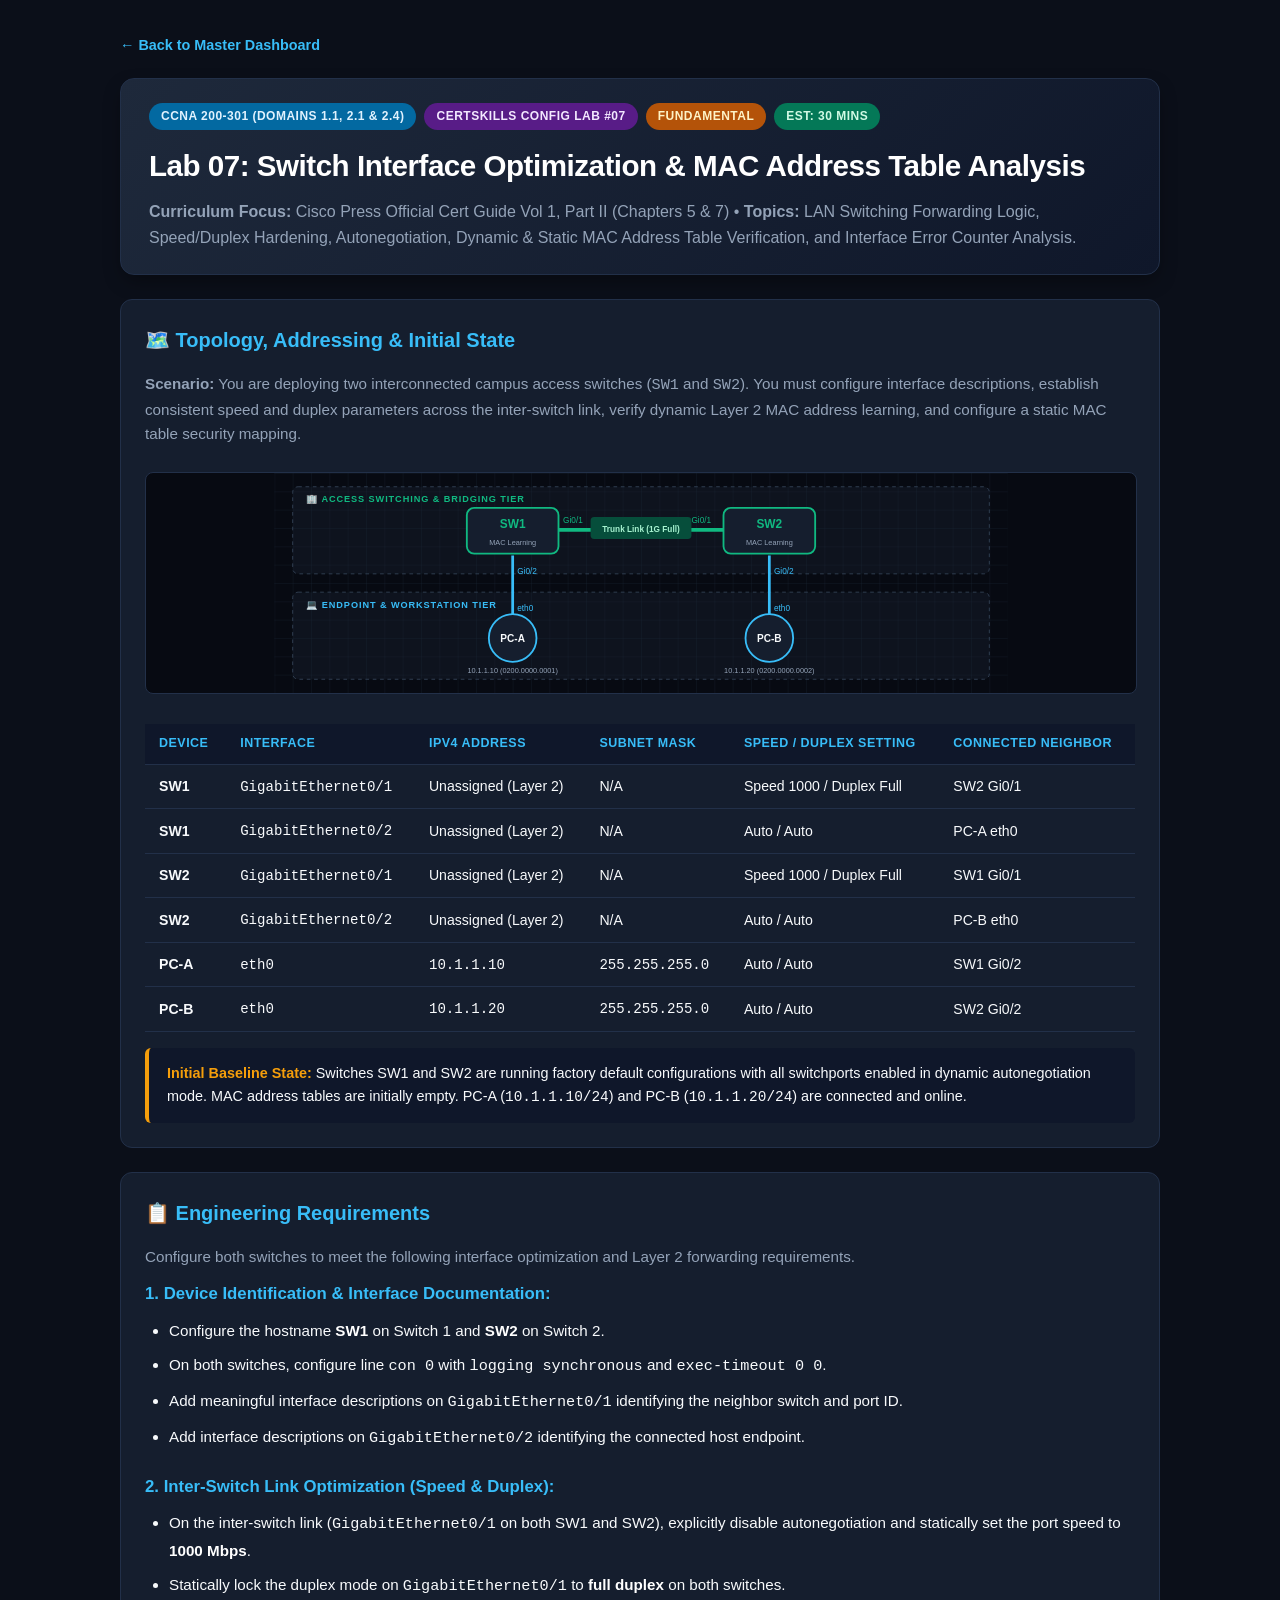
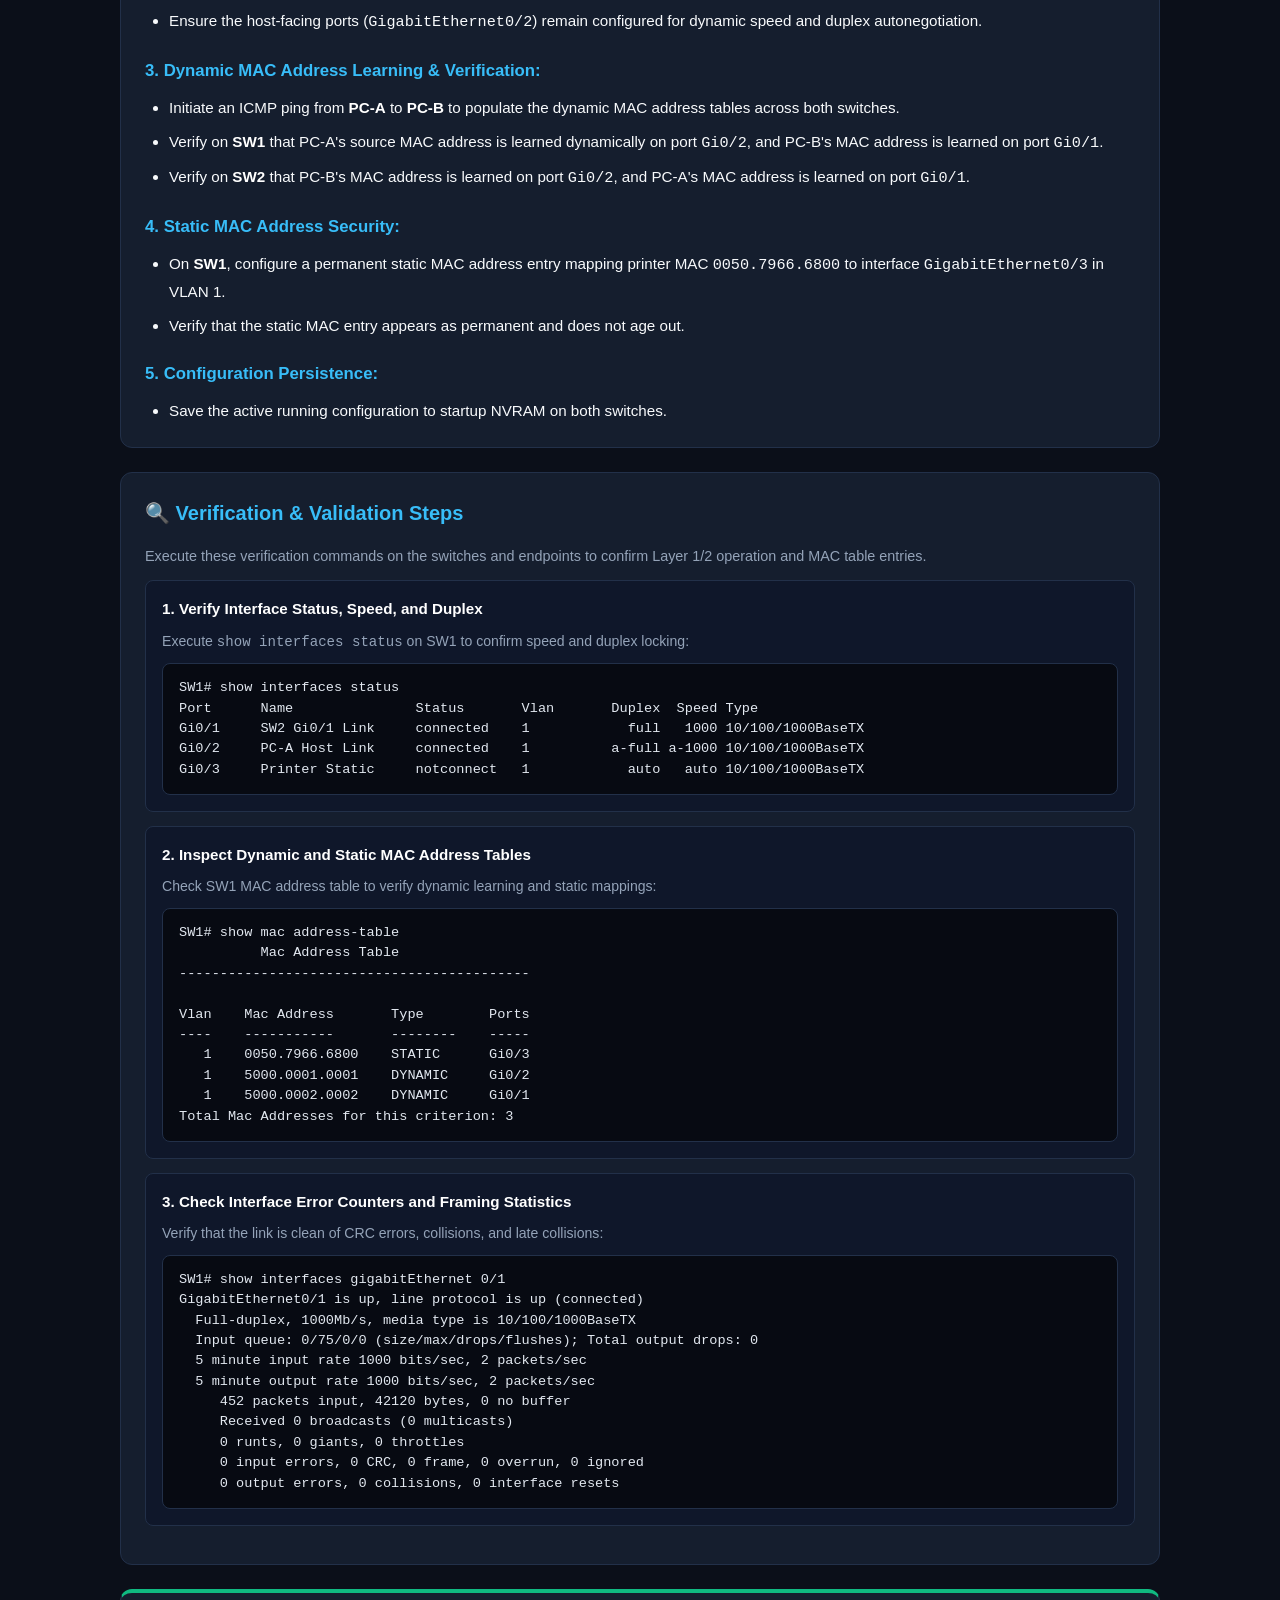
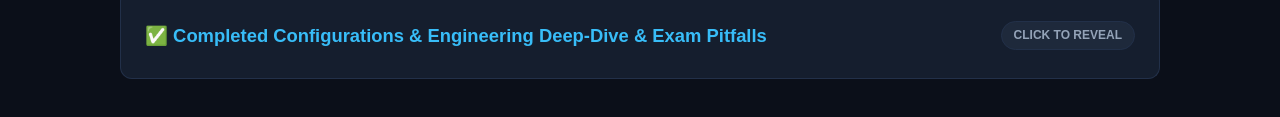
<file: labs/lab07-switch-interfaces-mac-table.html>
<!DOCTYPE html>
<html lang="en">
<head>
    <meta charset="UTF-8">
    <meta name="viewport" content="width=device-width, initial-scale=1.0">
    <title>Lab 07: Switch Interface Optimization & MAC Address Table Analysis | Tyler's CCNA Lab Hub</title>
    <style>
        :root {
            --bg-body: #0b0f19;
            --bg-card: #151e2e;
            --bg-inner: #0f172a;
            --bg-code: #070a12;
            --text-main: #f8fafc;
            --text-muted: #94a3b8;
            --accent-blue: #0284c7;
            --accent-cyan: #38bdf8;
            --accent-green: #10b981;
            --accent-amber: #f59e0b;
            --accent-purple: #8b5cf6;
            --border-color: #223049;
            --font: -apple-system, BlinkMacSystemFont, "Segoe UI", Roboto, sans-serif;
            --font-mono: ui-monospace, SFMono-Regular, Menlo, Monaco, Consolas, monospace;
        }

        body {
            margin: 0;
            padding: 32px 20px;
            background-color: var(--bg-body);
            color: var(--text-main);
            font-family: var(--font);
            line-height: 1.6;
        }

        .container {
            max-width: 1040px;
            margin: 0 auto;
        }

        .top-nav {
            margin-bottom: 20px;
        }
        .top-nav a {
            color: var(--accent-cyan);
            text-decoration: none;
            font-size: 0.9rem;
            font-weight: 600;
        }
        .top-nav a:hover { text-decoration: underline; }

        .lab-header {
            background: linear-gradient(135deg, #1e293b 0%, #0f172a 100%);
            border: 1px solid var(--border-color);
            border-radius: 14px;
            padding: 24px 28px;
            margin-bottom: 24px;
            box-shadow: 0 8px 20px -4px rgba(0, 0, 0, 0.4);
        }

        .badge-group {
            display: flex;
            flex-wrap: wrap;
            gap: 8px;
            margin-bottom: 12px;
        }

        .badge {
            font-size: 0.75rem;
            font-weight: 700;
            text-transform: uppercase;
            padding: 4px 12px;
            border-radius: 9999px;
            letter-spacing: 0.5px;
        }

        .badge-blue   { background: #0369a1; color: #e0f2fe; }
        .badge-purple { background: #581c87; color: #f3e8ff; }
        .badge-amber  { background: #b45309; color: #fef3c7; }
        .badge-green  { background: #047857; color: #d1fae5; }

        h1 { margin: 0 0 10px 0; font-size: 1.85rem; color: #ffffff; letter-spacing: -0.5px; }
        h2 { font-size: 1.25rem; color: var(--accent-cyan); margin: 0 0 16px 0; display: flex; align-items: center; gap: 8px; }
        h3 { font-size: 1.05rem; color: #ffffff; margin: 18px 0 10px 0; }
        p { margin: 0 0 12px 0; }

        .card {
            background: var(--bg-card);
            border: 1px solid var(--border-color);
            border-radius: 12px;
            padding: 24px;
            margin-bottom: 24px;
        }

        .topology-svg {
            width: 100%;
            height: auto;
            max-height: 220px;
            background: var(--bg-code);
            border-radius: 8px;
            border: 1px solid var(--border-color);
            margin: 14px 0 6px 0;
        }

        table {
            width: 100%;
            border-collapse: collapse;
            margin: 16px 0;
            font-size: 0.88rem;
        }

        th, td {
            padding: 10px 14px;
            text-align: left;
            border-bottom: 1px solid var(--border-color);
        }

        th {
            background-color: var(--bg-inner);
            color: var(--accent-cyan);
            font-weight: 700;
            text-transform: uppercase;
            font-size: 0.78rem;
            letter-spacing: 0.5px;
        }

        tr:hover { background-color: rgba(255, 255, 255, 0.02); }

        .baseline-box {
            background: var(--bg-inner);
            border-left: 4px solid var(--accent-amber);
            border-radius: 6px;
            padding: 14px 18px;
            margin: 16px 0 0 0;
            font-size: 0.9rem;
        }
        .baseline-box strong { color: var(--accent-amber); }

        .req-group {
            margin-bottom: 22px;
        }
        .req-group:last-child {
            margin-bottom: 0;
        }
        .req-group h3 {
            font-size: 1.05rem;
            color: var(--accent-cyan);
            margin: 0 0 10px 0;
            font-weight: 700;
        }
        .clean-list {
            margin: 0;
            padding-left: 24px;
            color: var(--text-main);
            font-size: 0.95rem;
            line-height: 1.7;
        }
        .clean-list li {
            margin-bottom: 8px;
        }
        .clean-list li:last-child {
            margin-bottom: 0;
        }
        .clean-list strong {
            color: #ffffff;
        }

        .verif-step {
            background: var(--bg-inner);
            border: 1px solid var(--border-color);
            border-radius: 8px;
            padding: 16px;
            margin-bottom: 14px;
        }

        .verif-title {
            font-weight: 700;
            color: #ffffff;
            font-size: 0.95rem;
            margin-bottom: 8px;
            display: flex;
            align-items: center;
            gap: 8px;
        }

        .code-block {
            position: relative;
            margin: 10px 0 0 0;
        }

        pre {
            background-color: var(--bg-code);
            border: 1px solid var(--border-color);
            border-radius: 8px;
            padding: 14px 16px;
            overflow-x: auto;
            font-family: var(--font-mono);
            font-size: 0.85rem;
            color: #e2e8f0;
            line-height: 1.5;
            margin: 0;
        }

        .copy-btn {
            position: absolute;
            top: 8px;
            right: 8px;
            background: #223049;
            color: #f8fafc;
            border: 1px solid #334155;
            border-radius: 6px;
            padding: 5px 12px;
            font-size: 0.75rem;
            font-weight: 600;
            cursor: pointer;
            transition: all 0.2s;
        }

        .copy-btn:hover { background: var(--accent-blue); border-color: var(--accent-blue); }

        details.solution-drawer {
            border-top: 4px solid var(--accent-green);
            cursor: default;
        }

        details.solution-drawer summary {
            cursor: pointer;
            list-style: none;
            display: flex;
            justify-content: space-between;
            align-items: center;
            font-size: 1.15rem;
            font-weight: 700;
            color: var(--accent-cyan);
            user-select: none;
            padding: 4px 0;
        }

        details.solution-drawer summary::-webkit-details-marker {
            display: none;
        }

        details.solution-drawer summary:hover {
            color: #ffffff;
        }

        .solution-badge {
            font-size: 0.75rem;
            font-weight: 700;
            text-transform: uppercase;
            padding: 4px 12px;
            border-radius: 9999px;
            background: #1e293b;
            color: var(--text-muted);
            border: 1px solid var(--border-color);
            transition: all 0.2s;
        }

        details[open].solution-drawer .solution-badge {
            background: rgba(16, 185, 129, 0.2);
            color: var(--accent-green);
            border-color: var(--accent-green);
        }

        .tabs-header {
            display: flex;
            gap: 8px;
            border-bottom: 2px solid var(--border-color);
            margin-bottom: 16px;
            overflow-x: auto;
        }

        .tab-btn {
            background: transparent;
            border: none;
            color: var(--text-muted);
            padding: 10px 18px;
            font-size: 0.92rem;
            font-weight: 700;
            cursor: pointer;
            border-bottom: 2px solid transparent;
            margin-bottom: -2px;
            transition: all 0.2s;
        }

        .tab-btn:hover { color: #ffffff; }
        .tab-btn.active {
            color: var(--accent-cyan);
            border-bottom-color: var(--accent-cyan);
        }

        .tab-pane { display: none; }
        .tab-pane.active { display: block; }

        .commentary-section {
            background: var(--bg-inner);
            border: 1px solid var(--border-color);
            border-radius: 8px;
            padding: 18px 20px;
            margin-bottom: 16px;
            font-size: 0.92rem;
        }
        .commentary-section h4 {
            margin: 0 0 8px 0;
            color: var(--accent-amber);
            font-size: 1rem;
        }
        .commentary-section p { margin-bottom: 10px; }
        .commentary-section p:last-child { margin-bottom: 0; }
        .commentary-section code {
            background: var(--bg-code);
            padding: 2px 6px;
            border-radius: 4px;
            color: var(--accent-cyan);
            font-family: var(--font-mono);
            font-size: 0.85em;
        }

        @media print {
            body { background: #ffffff; color: #000000; padding: 0; }
            .lab-header, .card, .verif-step, .commentary-section, .baseline-box { border: 1px solid #ccc; box-shadow: none; background: #ffffff; color: #000000; }
            h1, h2, h3, .verif-title, details.solution-drawer summary { color: #000000 !important; }
            pre { background: #f8f9fa; color: #000000; border: 1px solid #ddd; }
            .copy-btn, .top-nav, .solution-badge { display: none !important; }
            details.solution-drawer { display: block !important; }
            details.solution-drawer .solution-content { display: block !important; margin-top: 0 !important; }
            .tab-pane { display: block !important; margin-bottom: 20px; }
            .tabs-header { display: none !important; }
        }
    </style>
</head>
<body>

<div class="container">

    <!-- Top Navigation Breadcrumb -->
    <div class="top-nav">
        <a href="../index.html">&larr; Back to Master Dashboard</a>
    </div>

    <!-- 1. HEADER & METADATA -->
    <div class="lab-header">
        <div class="badge-group">
            <span class="badge badge-blue">CCNA 200-301 (Domains 1.1, 2.1 & 2.4)</span>
            <span class="badge badge-purple">CertSkills Config Lab #07</span>
            <span class="badge badge-amber">Fundamental</span>
            <span class="badge badge-green">Est: 30 Mins</span>
        </div>
        <h1>Lab 07: Switch Interface Optimization & MAC Address Table Analysis</h1>
        <p style="color: var(--text-muted); margin: 0;">
            <strong>Curriculum Focus:</strong> Cisco Press Official Cert Guide Vol 1, Part II (Chapters 5 & 7) • <strong>Topics:</strong> LAN Switching Forwarding Logic, Speed/Duplex Hardening, Autonegotiation, Dynamic & Static MAC Address Table Verification, and Interface Error Counter Analysis.
        </p>
    </div>

    <!-- 2. TOPOLOGY, ADDRESSING & INITIAL STATE -->
    <div class="card">
        <h2>🗺️ Topology, Addressing & Initial State</h2>
        <p style="color: var(--text-muted); font-size: 0.95rem;">
            <strong>Scenario:</strong> You are deploying two interconnected campus access switches (<code>SW1</code> and <code>SW2</code>). You must configure interface descriptions, establish consistent speed and duplex parameters across the inter-switch link, verify dynamic Layer 2 MAC address learning, and configure a static MAC table security mapping.
        </p>

        <!-- Hierarchical Vector SVG Diagram -->
        <svg class="topology-svg" viewBox="0 0 800 240" xmlns="http://www.w3.org/2000/svg">
            <defs>
                <pattern id="grid" width="20" height="20" patternUnits="userSpaceOnUse">
                    <path d="M 20 0 L 0 0 0 20" fill="none" stroke="#1e293b" stroke-width="0.5"/>
                </pattern>
            </defs>
            <rect width="100%" height="100%" fill="url(#grid)" />

            <!-- Tier Background Bands -->
            <rect x="20" y="15" width="760" height="95" rx="6" fill="#1e293b" fill-opacity="0.3" stroke="#334155" stroke-dasharray="4,4"/>
            <text x="35" y="32" fill="#10b981" font-size="10" font-weight="bold" letter-spacing="1">🏢 ACCESS SWITCHING & BRIDGING TIER</text>

            <rect x="20" y="130" width="760" height="95" rx="6" fill="#1e293b" fill-opacity="0.3" stroke="#334155" stroke-dasharray="4,4"/>
            <text x="35" y="147" fill="#38bdf8" font-size="10" font-weight="bold" letter-spacing="1">💻 ENDPOINT & WORKSTATION TIER</text>

            <!-- Inter-Switch Link -->
            <line x1="310" y1="62" x2="490" y2="62" stroke="#10b981" stroke-width="4" />
            <rect x="345" y="48" width="110" height="24" rx="4" fill="#064e3b"/>
            <text x="400" y="64" fill="#a7f3d0" font-size="9" font-weight="bold" text-anchor="middle">Trunk Link (1G Full)</text>

            <!-- Downlinks to Hosts -->
            <line x1="260" y1="90" x2="260" y2="155" stroke="#38bdf8" stroke-width="3" />
            <line x1="540" y1="90" x2="540" y2="155" stroke="#38bdf8" stroke-width="3" />

            <!-- SW1 (Top Left) -->
            <rect x="210" y="38" width="100" height="50" rx="8" fill="#151e2e" stroke="#10b981" stroke-width="2"/>
            <text x="260" y="60" fill="#10b981" font-size="13" font-weight="bold" text-anchor="middle">SW1</text>
            <text x="260" y="78" fill="#94a3b8" font-size="8" text-anchor="middle">MAC Learning</text>
            <text x="315" y="55" fill="#10b981" font-size="9">Gi0/1</text>
            <text x="265" y="110" fill="#38bdf8" font-size="9">Gi0/2</text>

            <!-- SW2 (Top Right) -->
            <rect x="490" y="38" width="100" height="50" rx="8" fill="#151e2e" stroke="#10b981" stroke-width="2"/>
            <text x="540" y="60" fill="#10b981" font-size="13" font-weight="bold" text-anchor="middle">SW2</text>
            <text x="540" y="78" fill="#94a3b8" font-size="8" text-anchor="middle">MAC Learning</text>
            <text x="455" y="55" fill="#10b981" font-size="9">Gi0/1</text>
            <text x="545" y="110" fill="#38bdf8" font-size="9">Gi0/2</text>

            <!-- PC-A (Bottom Left) -->
            <circle cx="260" cy="180" r="26" fill="#151e2e" stroke="#38bdf8" stroke-width="2"/>
            <text x="260" y="184" fill="#f8fafc" font-size="11" font-weight="bold" text-anchor="middle">PC-A</text>
            <text x="260" y="218" fill="#94a3b8" font-size="8" text-anchor="middle">10.1.1.10 (0200.0000.0001)</text>
            <text x="265" y="150" fill="#38bdf8" font-size="9">eth0</text>

            <!-- PC-B (Bottom Right) -->
            <circle cx="540" cy="180" r="26" fill="#151e2e" stroke="#38bdf8" stroke-width="2"/>
            <text x="540" y="184" fill="#f8fafc" font-size="11" font-weight="bold" text-anchor="middle">PC-B</text>
            <text x="540" y="218" fill="#94a3b8" font-size="8" text-anchor="middle">10.1.1.20 (0200.0000.0002)</text>
            <text x="545" y="150" fill="#38bdf8" font-size="9">eth0</text>
        </svg>

        <!-- Addressing & Hardware Table -->
        <table>
            <thead>
                <tr>
                    <th>Device</th>
                    <th>Interface</th>
                    <th>IPv4 Address</th>
                    <th>Subnet Mask</th>
                    <th>Speed / Duplex Setting</th>
                    <th>Connected Neighbor</th>
                </tr>
            </thead>
            <tbody>
                <tr>
                    <td><strong>SW1</strong></td>
                    <td><code>GigabitEthernet0/1</code></td>
                    <td>Unassigned (Layer 2)</td>
                    <td>N/A</td>
                    <td>Speed 1000 / Duplex Full</td>
                    <td>SW2 Gi0/1</td>
                </tr>
                <tr>
                    <td><strong>SW1</strong></td>
                    <td><code>GigabitEthernet0/2</code></td>
                    <td>Unassigned (Layer 2)</td>
                    <td>N/A</td>
                    <td>Auto / Auto</td>
                    <td>PC-A eth0</td>
                </tr>
                <tr>
                    <td><strong>SW2</strong></td>
                    <td><code>GigabitEthernet0/1</code></td>
                    <td>Unassigned (Layer 2)</td>
                    <td>N/A</td>
                    <td>Speed 1000 / Duplex Full</td>
                    <td>SW1 Gi0/1</td>
                </tr>
                <tr>
                    <td><strong>SW2</strong></td>
                    <td><code>GigabitEthernet0/2</code></td>
                    <td>Unassigned (Layer 2)</td>
                    <td>N/A</td>
                    <td>Auto / Auto</td>
                    <td>PC-B eth0</td>
                </tr>
                <tr>
                    <td><strong>PC-A</strong></td>
                    <td><code>eth0</code></td>
                    <td><code>10.1.1.10</code></td>
                    <td><code>255.255.255.0</code></td>
                    <td>Auto / Auto</td>
                    <td>SW1 Gi0/2</td>
                </tr>
                <tr>
                    <td><strong>PC-B</strong></td>
                    <td><code>eth0</code></td>
                    <td><code>10.1.1.20</code></td>
                    <td><code>255.255.255.0</code></td>
                    <td>Auto / Auto</td>
                    <td>SW2 Gi0/2</td>
                </tr>
            </tbody>
        </table>

        <!-- Initial Baseline State -->
        <div class="baseline-box">
            <strong>Initial Baseline State:</strong> Switches SW1 and SW2 are running factory default configurations with all switchports enabled in dynamic autonegotiation mode. MAC address tables are initially empty. PC-A (<code>10.1.1.10/24</code>) and PC-B (<code>10.1.1.20/24</code>) are connected and online.
        </div>
    </div>

    <!-- 3. ENGINEERING REQUIREMENTS SPECIFICATION -->
    <div class="card">
        <h2>📋 Engineering Requirements</h2>
        <p style="color: var(--text-muted); font-size: 0.95rem;">
            Configure both switches to meet the following interface optimization and Layer 2 forwarding requirements.
        </p>

        <div class="req-group">
            <h3>1. Device Identification & Interface Documentation:</h3>
            <ul class="clean-list">
                <li>Configure the hostname <strong>SW1</strong> on Switch 1 and <strong>SW2</strong> on Switch 2.</li>
                <li>On both switches, configure line <code>con 0</code> with <code>logging synchronous</code> and <code>exec-timeout 0 0</code>.</li>
                <li>Add meaningful interface descriptions on <code>GigabitEthernet0/1</code> identifying the neighbor switch and port ID.</li>
                <li>Add interface descriptions on <code>GigabitEthernet0/2</code> identifying the connected host endpoint.</li>
            </ul>
        </div>

        <div class="req-group">
            <h3>2. Inter-Switch Link Optimization (Speed & Duplex):</h3>
            <ul class="clean-list">
                <li>On the inter-switch link (<code>GigabitEthernet0/1</code> on both SW1 and SW2), explicitly disable autonegotiation and statically set the port speed to <strong>1000 Mbps</strong>.</li>
                <li>Statically lock the duplex mode on <code>GigabitEthernet0/1</code> to <strong>full duplex</strong> on both switches.</li>
                <li>Ensure the host-facing ports (<code>GigabitEthernet0/2</code>) remain configured for dynamic speed and duplex autonegotiation.</li>
            </ul>
        </div>

        <div class="req-group">
            <h3>3. Dynamic MAC Address Learning & Verification:</h3>
            <ul class="clean-list">
                <li>Initiate an ICMP ping from <strong>PC-A</strong> to <strong>PC-B</strong> to populate the dynamic MAC address tables across both switches.</li>
                <li>Verify on <strong>SW1</strong> that PC-A's source MAC address is learned dynamically on port <code>Gi0/2</code>, and PC-B's MAC address is learned on port <code>Gi0/1</code>.</li>
                <li>Verify on <strong>SW2</strong> that PC-B's MAC address is learned on port <code>Gi0/2</code>, and PC-A's MAC address is learned on port <code>Gi0/1</code>.</li>
            </ul>
        </div>

        <div class="req-group">
            <h3>4. Static MAC Address Security:</h3>
            <ul class="clean-list">
                <li>On <strong>SW1</strong>, configure a permanent static MAC address entry mapping printer MAC <code>0050.7966.6800</code> to interface <code>GigabitEthernet0/3</code> in VLAN 1.</li>
                <li>Verify that the static MAC entry appears as permanent and does not age out.</li>
            </ul>
        </div>

        <div class="req-group">
            <h3>5. Configuration Persistence:</h3>
            <ul class="clean-list">
                <li>Save the active running configuration to startup NVRAM on both switches.</li>
            </ul>
        </div>
    </div>

    <!-- 4. VERIFICATION & VALIDATION -->
    <div class="card">
        <h2>🔍 Verification & Validation Steps</h2>
        <p style="color: var(--text-muted); font-size: 0.9rem;">
            Execute these verification commands on the switches and endpoints to confirm Layer 1/2 operation and MAC table entries.
        </p>

        <!-- Step 1 -->
        <div class="verif-step">
            <div class="verif-title">
                <span>1. Verify Interface Status, Speed, and Duplex</span>
            </div>
            <p style="font-size: 0.88rem; color: var(--text-muted); margin-bottom: 6px;">Execute <code>show interfaces status</code> on SW1 to confirm speed and duplex locking:</p>
            <div class="code-block">
                <pre><code>SW1# show interfaces status
Port      Name               Status       Vlan       Duplex  Speed Type
Gi0/1     SW2 Gi0/1 Link     connected    1            full   1000 10/100/1000BaseTX
Gi0/2     PC-A Host Link     connected    1          a-full a-1000 10/100/1000BaseTX
Gi0/3     Printer Static     notconnect   1            auto   auto 10/100/1000BaseTX</code></pre>
            </div>
        </div>

        <!-- Step 2 -->
        <div class="verif-step">
            <div class="verif-title">
                <span>2. Inspect Dynamic and Static MAC Address Tables</span>
            </div>
            <p style="font-size: 0.88rem; color: var(--text-muted); margin-bottom: 6px;">Check SW1 MAC address table to verify dynamic learning and static mappings:</p>
            <div class="code-block">
                <pre><code>SW1# show mac address-table
          Mac Address Table
-------------------------------------------

Vlan    Mac Address       Type        Ports
----    -----------       --------    -----
   1    0050.7966.6800    STATIC      Gi0/3
   1    5000.0001.0001    DYNAMIC     Gi0/2
   1    5000.0002.0002    DYNAMIC     Gi0/1
Total Mac Addresses for this criterion: 3</code></pre>
            </div>
        </div>

        <!-- Step 3 -->
        <div class="verif-step">
            <div class="verif-title">
                <span>3. Check Interface Error Counters and Framing Statistics</span>
            </div>
            <p style="font-size: 0.88rem; color: var(--text-muted); margin-bottom: 6px;">Verify that the link is clean of CRC errors, collisions, and late collisions:</p>
            <div class="code-block">
                <pre><code>SW1# show interfaces gigabitEthernet 0/1
GigabitEthernet0/1 is up, line protocol is up (connected)
  Full-duplex, 1000Mb/s, media type is 10/100/1000BaseTX
  Input queue: 0/75/0/0 (size/max/drops/flushes); Total output drops: 0
  5 minute input rate 1000 bits/sec, 2 packets/sec
  5 minute output rate 1000 bits/sec, 2 packets/sec
     452 packets input, 42120 bytes, 0 no buffer
     Received 0 broadcasts (0 multicasts)
     0 runts, 0 giants, 0 throttles
     0 input errors, 0 CRC, 0 frame, 0 overrun, 0 ignored
     0 output errors, 0 collisions, 0 interface resets</code></pre>
            </div>
        </div>
    </div>

    <!-- 5. COMPLETED CONFIGURATIONS & LAB COMMENTARY (SPOILER-FREE DRAWER) -->
    <details class="card solution-drawer">
        <summary>
            <span>✅ Completed Configurations & Engineering Deep-Dive & Exam Pitfalls</span>
            <span class="solution-badge">Click to Reveal</span>
        </summary>
        <div class="solution-content" style="margin-top: 18px;">
            <p style="color: var(--text-muted); font-size: 0.9rem;">
                Review the completed switch configurations, copy Cisco IOS syntax to your clipboard, and read the in-depth lab commentary.
            </p>

            <!-- Tab Controls -->
            <div class="tabs-header">
                <button class="tab-btn active" onclick="showTab('tab-sw1', this)">Switch 1 (SW1)</button>
                <button class="tab-btn" onclick="showTab('tab-sw2', this)">Switch 2 (SW2)</button>
                <button class="tab-btn" onclick="showTab('tab-hosts', this)">PC Endpoints</button>
                <button class="tab-btn" onclick="showTab('tab-commentary', this)">🎓 Engineering Deep-Dive & Exam Pitfalls</button>
            </div>

            <!-- Tab 1: SW1 -->
            <div class="tab-pane active" id="tab-sw1">
                <div class="code-block">
                    <button class="copy-btn" onclick="copyCode(this)">Copy SW1 Config</button>
                    <pre><code>enable
configure terminal
!
hostname SW1
!
line con 0
 exec-timeout 0 0
 logging synchronous
!
interface GigabitEthernet0/1
 description Inter-Switch Link to SW2 Gi0/1
 speed 1000
 duplex full
 no shutdown
!
interface GigabitEthernet0/2
 description Access Link to PC-A
 speed auto
 duplex auto
 no shutdown
!
interface GigabitEthernet0/3
 description Dedicated Management Printer
 no shutdown
!
mac address-table static 0050.7966.6800 vlan 1 interface GigabitEthernet0/3
!
end
write memory</code></pre>
                </div>
            </div>

            <!-- Tab 2: SW2 -->
            <div class="tab-pane" id="tab-sw2">
                <div class="code-block">
                    <button class="copy-btn" onclick="copyCode(this)">Copy SW2 Config</button>
                    <pre><code>enable
configure terminal
!
hostname SW2
!
line con 0
 exec-timeout 0 0
 logging synchronous
!
interface GigabitEthernet0/1
 description Inter-Switch Link to SW1 Gi0/1
 speed 1000
 duplex full
 no shutdown
!
interface GigabitEthernet0/2
 description Access Link to PC-B
 speed auto
 duplex auto
 no shutdown
!
end
write memory</code></pre>
                </div>
            </div>

            <!-- Tab 3: Hosts -->
            <div class="tab-pane" id="tab-hosts">
                <p style="font-size: 0.85rem; color: var(--text-muted);">Alpine Linux CLI Commands:</p>
                <div class="code-block">
                    <button class="copy-btn" onclick="copyCode(this)">Copy Host Commands</button>
                    <pre><code># PC-A Configuration & Traffic Generation:
ip addr add 10.1.1.10/24 dev eth0
ip link set eth0 up
ping -c 4 10.1.1.20

# PC-B Configuration:
ip addr add 10.1.1.20/24 dev eth0
ip link set eth0 up
ping -c 4 10.1.1.10</code></pre>
                </div>
            </div>

            <!-- Tab 4: Engineering Deep-Dive & Exam Pitfalls -->
            <div class="tab-pane" id="tab-commentary">
                <div class="commentary-section">
                    <h4>🔬 Architectural Breakdown & Design Logic</h4>
                    <p>
                        This lab covers core Volume 1 Chapter 5 & 7 concepts: Ethernet frame switching logic, MAC address learning, and interface physical layer troubleshooting.
                    </p>
                </div>

                <div class="commentary-section">
                    <h4>1. The 3 Core Actions of an Ethernet Switch</h4>
                    <p>
                        Every Layer 2 switch executes three fundamental algorithms upon receiving an Ethernet frame:
                    </p>
                    <ul>
                        <li><strong>Step 1: Learn (Source MAC)</strong>: The switch inspects the Source MAC address in the frame header. If the MAC is not in the table (or is listed on a different port), the switch adds or updates the entry with the ingress port and resets the 300-second aging timer.</li>
                        <li><strong>Step 2: Forward vs. Filter vs. Flood (Destination MAC)</strong>:
                            <ul>
                                <li><em>Known Unicast</em>: Destination MAC is in the table on a different port &rarr; Forward out only that specific port.</li>
                                <li><em>Filtered (Discarded)</em>: Destination MAC is in the table on the same port the frame arrived on &rarr; Drop frame (no transmission needed).</li>
                                <li><em>Unknown Unicast / Broadcast / Multicast</em>: Destination MAC is not in the table (or is all-Fs) &rarr; <strong>Flood</strong> out all active ports in the VLAN except the ingress port.</li>
                            </ul>
                        </li>
                    </ul>
                </div>

                <div class="commentary-section">
                    <h4>2. The Autonegotiation "Parallel Detection" Trap & Duplex Mismatches</h4>
                    <p>
                        When one side of a 10/100 Mbps link is statically configured (e.g. <code>speed 100</code>, <code>duplex full</code>) and the other side is left on <code>auto</code>, IEEE autonegotiation fails because the static side sends no Fast Link Pulses (FLPs).
                    </p>
                    <p>
                        The autonegotiating side uses <strong>parallel detection</strong>: it can detect the physical electrical speed (100 Mbps), but <strong>defaults to half duplex</strong>! This creates a catastrophic <strong>duplex mismatch</strong>:
                    </p>
                    <ul>
                        <li>The full-duplex side transmits anytime and ignores collisions.</li>
                        <li>The half-duplex side detects collisions while receiving, aborts transmission, and increments <strong>late collisions</strong> and <strong>CRC errors</strong>.</li>
                        <li><em>Rule</em>: Either enable autonegotiation on both ends, or hardcode speed AND duplex on both ends!</li>
                    </ul>
                </div>

                <div class="commentary-section">
                    <h4>3. Decoding "a-full" vs "full" in <code>show interfaces status</code></h4>
                    <p>
                        In Cisco IOS <code>show interfaces status</code>:
                    </p>
                    <ul>
                        <li><code>a-full</code> / <code>a-1000</code>: The prefix <code>a-</code> means the switch <strong>autonegotiated</strong> that setting with its link partner.</li>
                        <li><code>full</code> / <code>1000</code>: No prefix means the parameter was <strong>manually hardcoded</strong> by the network administrator.</li>
                    </ul>
                </div>

                <div class="commentary-section">
                    <h4>4. Common Layer 1/2 Interface Error Counters</h4>
                    <p>
                        When troubleshooting interfaces using <code>show interfaces &lt;type/num&gt;</code>:
                    </p>
                    <ul>
                        <li><strong>Runts</strong>: Frames smaller than the minimum 64-byte Ethernet frame size (often caused by collisions).</li>
                        <li><strong>Giants</strong>: Frames exceeding maximum IEEE 1518-byte MTU size without baby-giant/jumbo configuration.</li>
                        <li><strong>CRC (Cyclic Redundancy Check)</strong>: Frame Check Sequence (FCS) failed math check (caused by electrical noise, faulty cable, or duplex mismatch).</li>
                        <li><strong>Late Collisions</strong>: Collisions occurring after the first 64 bytes (512 bits) of transmission—almost always diagnostic of a <strong>duplex mismatch</strong>.</li>
                    </ul>
                </div>
            </div>
        </div>
    </details>

</div>

<script>
    // 1-Click Copy Function
    function copyCode(btn) {
        const pre = btn.nextElementSibling;
        navigator.clipboard.writeText(pre.innerText).then(() => {
            const originalText = btn.innerText;
            btn.innerText = "Copied!";
            btn.style.background = "#10b981";
            btn.style.borderColor = "#10b981";
            setTimeout(() => {
                btn.innerText = originalText;
                btn.style.background = "#223049";
                btn.style.borderColor = "#334155";
            }, 2000);
        });
    }

    // Solution Tabs Switcher
    function showTab(tabId, btn) {
        document.querySelectorAll(".tab-pane").forEach(pane => pane.classList.remove("active"));
        document.querySelectorAll(".tab-btn").forEach(b => b.classList.remove("active"));
        document.getElementById(tabId).classList.add("active");
        btn.classList.add("active");
    }
</script>

</body>
</html>
</file>
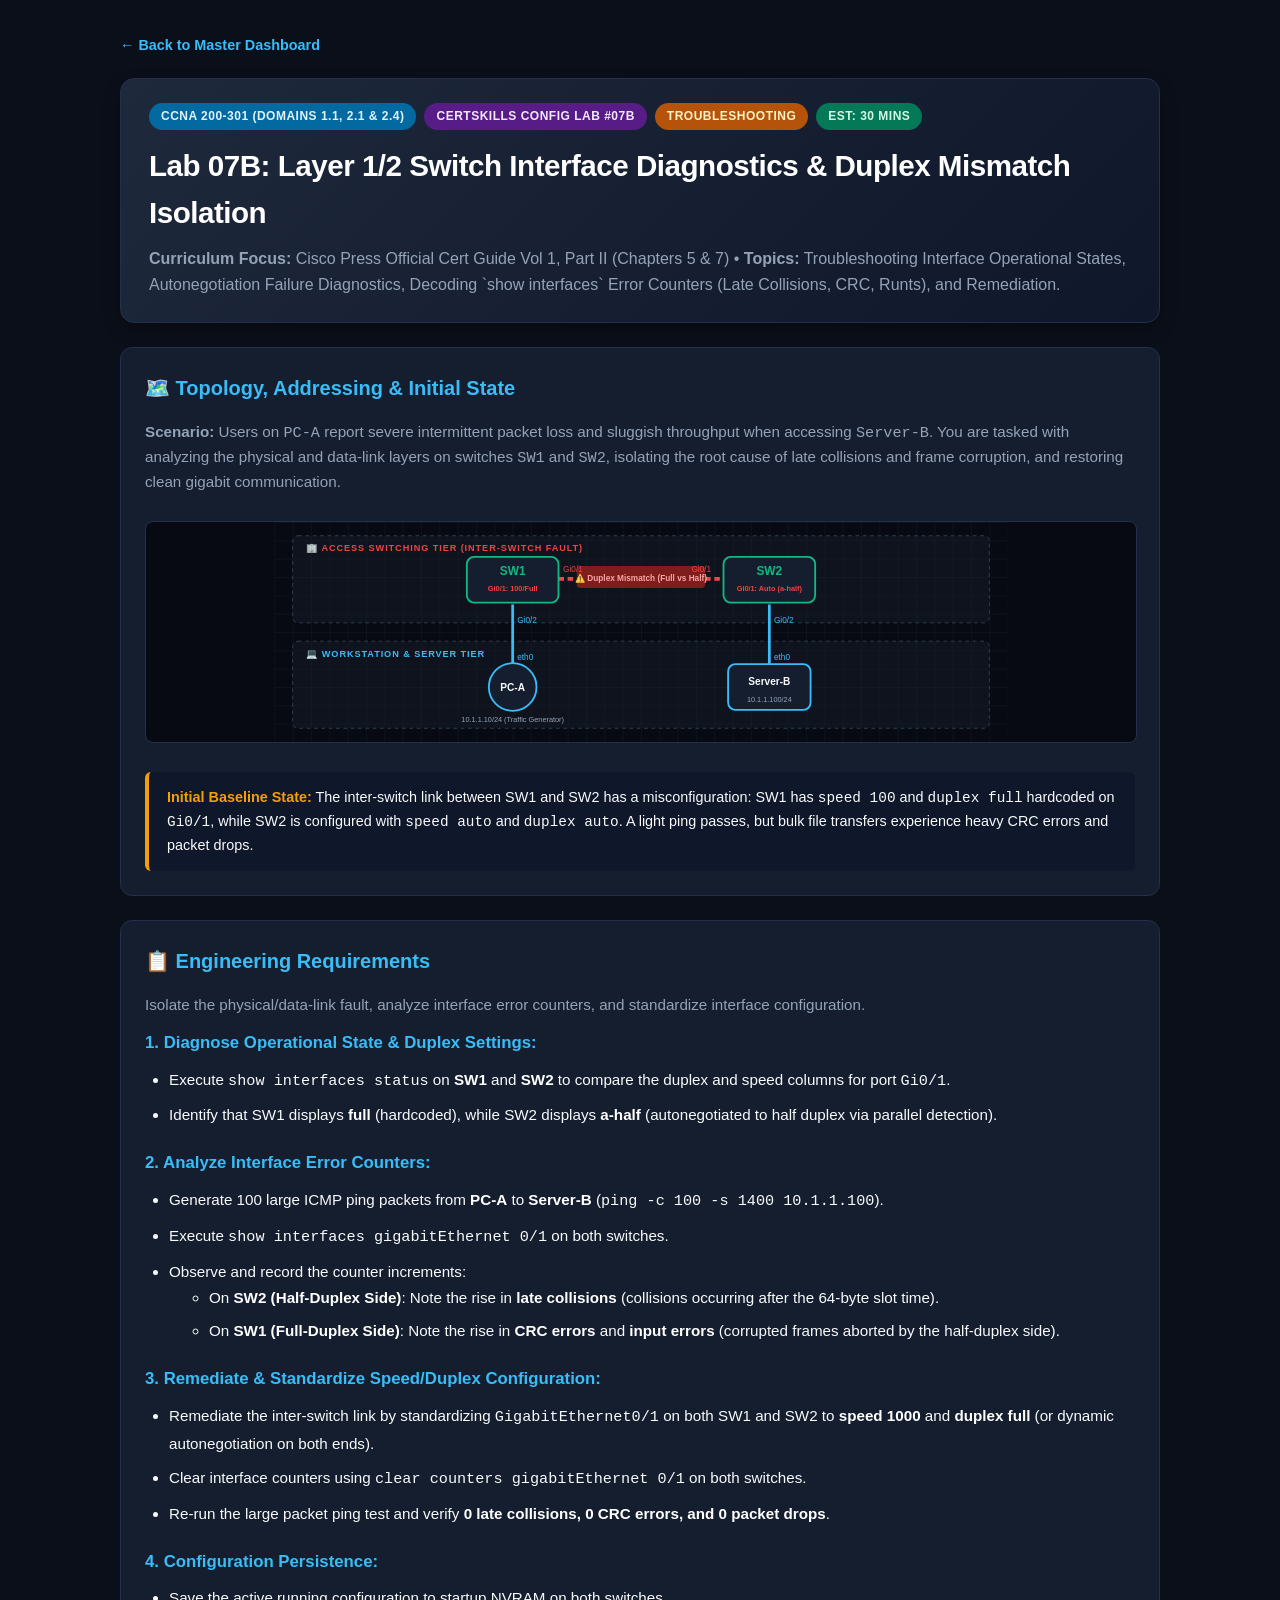
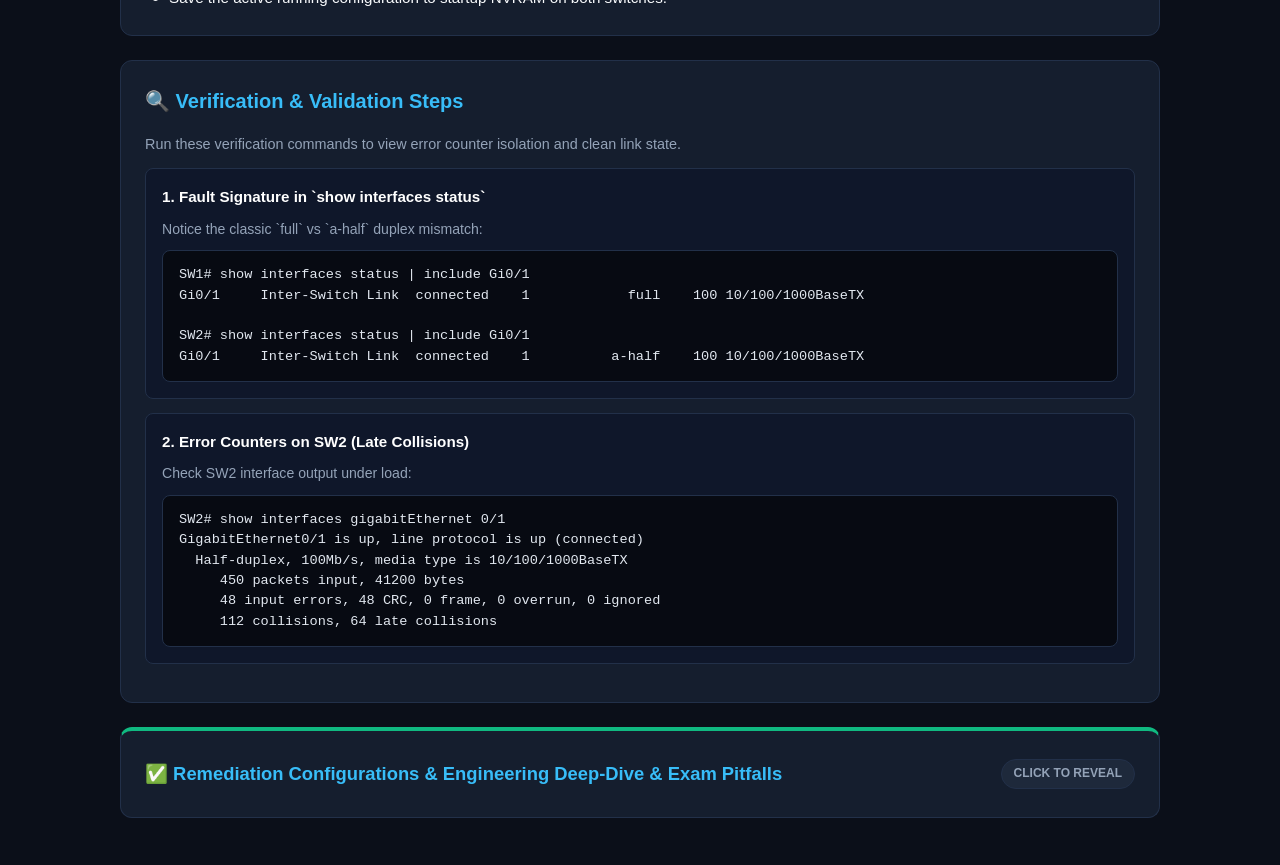
<file: labs/lab07b-interface-diagnostics-duplex.html>
<!DOCTYPE html>
<html lang="en">
<head>
    <meta charset="UTF-8">
    <meta name="viewport" content="width=device-width, initial-scale=1.0">
    <title>Lab 07B: Layer 1/2 Switch Interface Diagnostics | Tyler's CCNA Lab Hub</title>
    <style>
        :root {
            --bg-body: #0b0f19;
            --bg-card: #151e2e;
            --bg-inner: #0f172a;
            --bg-code: #070a12;
            --text-main: #f8fafc;
            --text-muted: #94a3b8;
            --accent-blue: #0284c7;
            --accent-cyan: #38bdf8;
            --accent-green: #10b981;
            --accent-amber: #f59e0b;
            --accent-purple: #8b5cf6;
            --border-color: #223049;
            --font: -apple-system, BlinkMacSystemFont, "Segoe UI", Roboto, sans-serif;
            --font-mono: ui-monospace, SFMono-Regular, Menlo, Monaco, Consolas, monospace;
        }

        body {
            margin: 0;
            padding: 32px 20px;
            background-color: var(--bg-body);
            color: var(--text-main);
            font-family: var(--font);
            line-height: 1.6;
        }

        .container {
            max-width: 1040px;
            margin: 0 auto;
        }

        .top-nav {
            margin-bottom: 20px;
        }
        .top-nav a {
            color: var(--accent-cyan);
            text-decoration: none;
            font-size: 0.9rem;
            font-weight: 600;
        }
        .top-nav a:hover { text-decoration: underline; }

        .lab-header {
            background: linear-gradient(135deg, #1e293b 0%, #0f172a 100%);
            border: 1px solid var(--border-color);
            border-radius: 14px;
            padding: 24px 28px;
            margin-bottom: 24px;
            box-shadow: 0 8px 20px -4px rgba(0, 0, 0, 0.4);
        }

        .badge-group {
            display: flex;
            flex-wrap: wrap;
            gap: 8px;
            margin-bottom: 12px;
        }

        .badge {
            font-size: 0.75rem;
            font-weight: 700;
            text-transform: uppercase;
            padding: 4px 12px;
            border-radius: 9999px;
            letter-spacing: 0.5px;
        }

        .badge-blue   { background: #0369a1; color: #e0f2fe; }
        .badge-purple { background: #581c87; color: #f3e8ff; }
        .badge-amber  { background: #b45309; color: #fef3c7; }
        .badge-green  { background: #047857; color: #d1fae5; }

        h1 { margin: 0 0 10px 0; font-size: 1.85rem; color: #ffffff; letter-spacing: -0.5px; }
        h2 { font-size: 1.25rem; color: var(--accent-cyan); margin: 0 0 16px 0; display: flex; align-items: center; gap: 8px; }
        h3 { font-size: 1.05rem; color: #ffffff; margin: 18px 0 10px 0; }
        p { margin: 0 0 12px 0; }

        .card {
            background: var(--bg-card);
            border: 1px solid var(--border-color);
            border-radius: 12px;
            padding: 24px;
            margin-bottom: 24px;
        }

        .topology-svg {
            width: 100%;
            height: auto;
            max-height: 220px;
            background: var(--bg-code);
            border-radius: 8px;
            border: 1px solid var(--border-color);
            margin: 14px 0 6px 0;
        }

        table {
            width: 100%;
            border-collapse: collapse;
            margin: 16px 0;
            font-size: 0.88rem;
        }

        th, td {
            padding: 10px 14px;
            text-align: left;
            border-bottom: 1px solid var(--border-color);
        }

        th {
            background-color: var(--bg-inner);
            color: var(--accent-cyan);
            font-weight: 700;
            text-transform: uppercase;
            font-size: 0.78rem;
            letter-spacing: 0.5px;
        }

        tr:hover { background-color: rgba(255, 255, 255, 0.02); }

        .baseline-box {
            background: var(--bg-inner);
            border-left: 4px solid var(--accent-amber);
            border-radius: 6px;
            padding: 14px 18px;
            margin: 16px 0 0 0;
            font-size: 0.9rem;
        }
        .baseline-box strong { color: var(--accent-amber); }

        .req-group {
            margin-bottom: 22px;
        }
        .req-group:last-child {
            margin-bottom: 0;
        }
        .req-group h3 {
            font-size: 1.05rem;
            color: var(--accent-cyan);
            margin: 0 0 10px 0;
            font-weight: 700;
        }
        .clean-list {
            margin: 0;
            padding-left: 24px;
            color: var(--text-main);
            font-size: 0.95rem;
            line-height: 1.7;
        }
        .clean-list li {
            margin-bottom: 8px;
        }
        .clean-list li:last-child {
            margin-bottom: 0;
        }
        .clean-list strong {
            color: #ffffff;
        }

        .verif-step {
            background: var(--bg-inner);
            border: 1px solid var(--border-color);
            border-radius: 8px;
            padding: 16px;
            margin-bottom: 14px;
        }

        .verif-title {
            font-weight: 700;
            color: #ffffff;
            font-size: 0.95rem;
            margin-bottom: 8px;
            display: flex;
            align-items: center;
            gap: 8px;
        }

        .code-block {
            position: relative;
            margin: 10px 0 0 0;
        }

        pre {
            background-color: var(--bg-code);
            border: 1px solid var(--border-color);
            border-radius: 8px;
            padding: 14px 16px;
            overflow-x: auto;
            font-family: var(--font-mono);
            font-size: 0.85rem;
            color: #e2e8f0;
            line-height: 1.5;
            margin: 0;
        }

        .copy-btn {
            position: absolute;
            top: 8px;
            right: 8px;
            background: #223049;
            color: #f8fafc;
            border: 1px solid #334155;
            border-radius: 6px;
            padding: 5px 12px;
            font-size: 0.75rem;
            font-weight: 600;
            cursor: pointer;
            transition: all 0.2s;
        }

        .copy-btn:hover { background: var(--accent-blue); border-color: var(--accent-blue); }

        details.solution-drawer {
            border-top: 4px solid var(--accent-green);
            cursor: default;
        }

        details.solution-drawer summary {
            cursor: pointer;
            list-style: none;
            display: flex;
            justify-content: space-between;
            align-items: center;
            font-size: 1.15rem;
            font-weight: 700;
            color: var(--accent-cyan);
            user-select: none;
            padding: 4px 0;
        }

        details.solution-drawer summary::-webkit-details-marker {
            display: none;
        }

        details.solution-drawer summary:hover {
            color: #ffffff;
        }

        .solution-badge {
            font-size: 0.75rem;
            font-weight: 700;
            text-transform: uppercase;
            padding: 4px 12px;
            border-radius: 9999px;
            background: #1e293b;
            color: var(--text-muted);
            border: 1px solid var(--border-color);
            transition: all 0.2s;
        }

        details[open].solution-drawer .solution-badge {
            background: rgba(16, 185, 129, 0.2);
            color: var(--accent-green);
            border-color: var(--accent-green);
        }

        .tabs-header {
            display: flex;
            gap: 8px;
            border-bottom: 2px solid var(--border-color);
            margin-bottom: 16px;
            overflow-x: auto;
        }

        .tab-btn {
            background: transparent;
            border: none;
            color: var(--text-muted);
            padding: 10px 18px;
            font-size: 0.92rem;
            font-weight: 700;
            cursor: pointer;
            border-bottom: 2px solid transparent;
            margin-bottom: -2px;
            transition: all 0.2s;
        }

        .tab-btn:hover { color: #ffffff; }
        .tab-btn.active {
            color: var(--accent-cyan);
            border-bottom-color: var(--accent-cyan);
        }

        .tab-pane { display: none; }
        .tab-pane.active { display: block; }

        .commentary-section {
            background: var(--bg-inner);
            border: 1px solid var(--border-color);
            border-radius: 8px;
            padding: 18px 20px;
            margin-bottom: 16px;
            font-size: 0.92rem;
        }
        .commentary-section h4 {
            margin: 0 0 8px 0;
            color: var(--accent-amber);
            font-size: 1rem;
        }
        .commentary-section p { margin-bottom: 10px; }
        .commentary-section p:last-child { margin-bottom: 0; }
        .commentary-section code {
            background: var(--bg-code);
            padding: 2px 6px;
            border-radius: 4px;
            color: var(--accent-cyan);
            font-family: var(--font-mono);
            font-size: 0.85em;
        }

        @media print {
            body { background: #ffffff; color: #000000; padding: 0; }
            .lab-header, .card, .verif-step, .commentary-section, .baseline-box { border: 1px solid #ccc; box-shadow: none; background: #ffffff; color: #000000; }
            h1, h2, h3, .verif-title, details.solution-drawer summary { color: #000000 !important; }
            pre { background: #f8f9fa; color: #000000; border: 1px solid #ddd; }
            .copy-btn, .top-nav, .solution-badge { display: none !important; }
            details.solution-drawer { display: block !important; }
            details.solution-drawer .solution-content { display: block !important; margin-top: 0 !important; }
            .tab-pane { display: block !important; margin-bottom: 20px; }
            .tabs-header { display: none !important; }
        }
    </style>
</head>
<body>

<div class="container">

    <!-- Top Navigation Breadcrumb -->
    <div class="top-nav">
        <a href="../index.html">&larr; Back to Master Dashboard</a>
    </div>

    <!-- 1. HEADER & METADATA -->
    <div class="lab-header">
        <div class="badge-group">
            <span class="badge badge-blue">CCNA 200-301 (Domains 1.1, 2.1 & 2.4)</span>
            <span class="badge badge-purple">CertSkills Config Lab #07B</span>
            <span class="badge badge-amber">Troubleshooting</span>
            <span class="badge badge-green">Est: 30 Mins</span>
        </div>
        <h1>Lab 07B: Layer 1/2 Switch Interface Diagnostics & Duplex Mismatch Isolation</h1>
        <p style="color: var(--text-muted); margin: 0;">
            <strong>Curriculum Focus:</strong> Cisco Press Official Cert Guide Vol 1, Part II (Chapters 5 & 7) • <strong>Topics:</strong> Troubleshooting Interface Operational States, Autonegotiation Failure Diagnostics, Decoding `show interfaces` Error Counters (Late Collisions, CRC, Runts), and Remediation.
        </p>
    </div>

    <!-- 2. TOPOLOGY, ADDRESSING & INITIAL STATE -->
    <div class="card">
        <h2>🗺️ Topology, Addressing & Initial State</h2>
        <p style="color: var(--text-muted); font-size: 0.95rem;">
            <strong>Scenario:</strong> Users on <code>PC-A</code> report severe intermittent packet loss and sluggish throughput when accessing <code>Server-B</code>. You are tasked with analyzing the physical and data-link layers on switches <code>SW1</code> and <code>SW2</code>, isolating the root cause of late collisions and frame corruption, and restoring clean gigabit communication.
        </p>

        <!-- Hierarchical Vector SVG Diagram -->
        <svg class="topology-svg" viewBox="0 0 800 240" xmlns="http://www.w3.org/2000/svg">
            <defs>
                <pattern id="grid" width="20" height="20" patternUnits="userSpaceOnUse">
                    <path d="M 20 0 L 0 0 0 20" fill="none" stroke="#1e293b" stroke-width="0.5"/>
                </pattern>
            </defs>
            <rect width="100%" height="100%" fill="url(#grid)" />

            <!-- Tier Background Bands -->
            <rect x="20" y="15" width="760" height="95" rx="6" fill="#1e293b" fill-opacity="0.3" stroke="#334155" stroke-dasharray="4,4"/>
            <text x="35" y="32" fill="#ef4444" font-size="10" font-weight="bold" letter-spacing="1">🏢 ACCESS SWITCHING TIER (INTER-SWITCH FAULT)</text>

            <rect x="20" y="130" width="760" height="95" rx="6" fill="#1e293b" fill-opacity="0.3" stroke="#334155" stroke-dasharray="4,4"/>
            <text x="35" y="147" fill="#38bdf8" font-size="10" font-weight="bold" letter-spacing="1">💻 WORKSTATION & SERVER TIER</text>

            <!-- Faulty Inter-Switch Link -->
            <line x1="310" y1="62" x2="490" y2="62" stroke="#ef4444" stroke-width="4" stroke-dasharray="6,4"/>
            <rect x="330" y="48" width="140" height="24" rx="4" fill="#7f1d1d"/>
            <text x="400" y="64" fill="#fca5a5" font-size="9" font-weight="bold" text-anchor="middle">⚠️ Duplex Mismatch (Full vs Half)</text>

            <!-- Downlinks to Hosts -->
            <line x1="260" y1="90" x2="260" y2="155" stroke="#38bdf8" stroke-width="3" />
            <line x1="540" y1="90" x2="540" y2="155" stroke="#38bdf8" stroke-width="3" />

            <!-- SW1 (Top Left) -->
            <rect x="210" y="38" width="100" height="50" rx="8" fill="#151e2e" stroke="#10b981" stroke-width="2"/>
            <text x="260" y="58" fill="#10b981" font-size="13" font-weight="bold" text-anchor="middle">SW1</text>
            <text x="260" y="75" fill="#ef4444" font-size="8" font-weight="bold" text-anchor="middle">Gi0/1: 100/Full</text>
            <text x="315" y="55" fill="#ef4444" font-size="9">Gi0/1</text>
            <text x="265" y="110" fill="#38bdf8" font-size="9">Gi0/2</text>

            <!-- SW2 (Top Right) -->
            <rect x="490" y="38" width="100" height="50" rx="8" fill="#151e2e" stroke="#10b981" stroke-width="2"/>
            <text x="540" y="58" fill="#10b981" font-size="13" font-weight="bold" text-anchor="middle">SW2</text>
            <text x="540" y="75" fill="#ef4444" font-size="8" font-weight="bold" text-anchor="middle">Gi0/1: Auto (a-half)</text>
            <text x="455" y="55" fill="#ef4444" font-size="9">Gi0/1</text>
            <text x="545" y="110" fill="#38bdf8" font-size="9">Gi0/2</text>

            <!-- PC-A (Bottom Left) -->
            <circle cx="260" cy="180" r="26" fill="#151e2e" stroke="#38bdf8" stroke-width="2"/>
            <text x="260" y="184" fill="#f8fafc" font-size="11" font-weight="bold" text-anchor="middle">PC-A</text>
            <text x="260" y="218" fill="#94a3b8" font-size="8" text-anchor="middle">10.1.1.10/24 (Traffic Generator)</text>
            <text x="265" y="150" fill="#38bdf8" font-size="9">eth0</text>

            <!-- Server-B (Bottom Right) -->
            <rect x="495" y="155" width="90" height="50" rx="8" fill="#151e2e" stroke="#38bdf8" stroke-width="2"/>
            <text x="540" y="178" fill="#f8fafc" font-size="11" font-weight="bold" text-anchor="middle">Server-B</text>
            <text x="540" y="196" fill="#94a3b8" font-size="8" text-anchor="middle">10.1.1.100/24</text>
            <text x="545" y="150" fill="#38bdf8" font-size="9">eth0</text>
        </svg>

        <!-- Initial Device State -->
        <div class="baseline-box">
            <strong>Initial Baseline State:</strong> The inter-switch link between SW1 and SW2 has a misconfiguration: SW1 has <code>speed 100</code> and <code>duplex full</code> hardcoded on <code>Gi0/1</code>, while SW2 is configured with <code>speed auto</code> and <code>duplex auto</code>. A light ping passes, but bulk file transfers experience heavy CRC errors and packet drops.
        </div>
    </div>

    <!-- 3. ENGINEERING REQUIREMENTS SPECIFICATION -->
    <div class="card">
        <h2>📋 Engineering Requirements</h2>
        <p style="color: var(--text-muted); font-size: 0.95rem;">
            Isolate the physical/data-link fault, analyze interface error counters, and standardize interface configuration.
        </p>

        <div class="req-group">
            <h3>1. Diagnose Operational State & Duplex Settings:</h3>
            <ul class="clean-list">
                <li>Execute <code>show interfaces status</code> on <strong>SW1</strong> and <strong>SW2</strong> to compare the duplex and speed columns for port <code>Gi0/1</code>.</li>
                <li>Identify that SW1 displays <strong>full</strong> (hardcoded), while SW2 displays <strong>a-half</strong> (autonegotiated to half duplex via parallel detection).</li>
            </ul>
        </div>

        <div class="req-group">
            <h3>2. Analyze Interface Error Counters:</h3>
            <ul class="clean-list">
                <li>Generate 100 large ICMP ping packets from <strong>PC-A</strong> to <strong>Server-B</strong> (<code>ping -c 100 -s 1400 10.1.1.100</code>).</li>
                <li>Execute <code>show interfaces gigabitEthernet 0/1</code> on both switches.</li>
                <li>Observe and record the counter increments:
                    <ul>
                        <li>On <strong>SW2 (Half-Duplex Side)</strong>: Note the rise in <strong>late collisions</strong> (collisions occurring after the 64-byte slot time).</li>
                        <li>On <strong>SW1 (Full-Duplex Side)</strong>: Note the rise in <strong>CRC errors</strong> and <strong>input errors</strong> (corrupted frames aborted by the half-duplex side).</li>
                    </ul>
                </li>
            </ul>
        </div>

        <div class="req-group">
            <h3>3. Remediate & Standardize Speed/Duplex Configuration:</h3>
            <ul class="clean-list">
                <li>Remediate the inter-switch link by standardizing <code>GigabitEthernet0/1</code> on both SW1 and SW2 to <strong>speed 1000</strong> and <strong>duplex full</strong> (or dynamic autonegotiation on both ends).</li>
                <li>Clear interface counters using <code>clear counters gigabitEthernet 0/1</code> on both switches.</li>
                <li>Re-run the large packet ping test and verify <strong>0 late collisions, 0 CRC errors, and 0 packet drops</strong>.</li>
            </ul>
        </div>

        <div class="req-group">
            <h3>4. Configuration Persistence:</h3>
            <ul class="clean-list">
                <li>Save the active running configuration to startup NVRAM on both switches.</li>
            </ul>
        </div>
    </div>

    <!-- 4. VERIFICATION & VALIDATION -->
    <div class="card">
        <h2>🔍 Verification & Validation Steps</h2>
        <p style="color: var(--text-muted); font-size: 0.9rem;">
            Run these verification commands to view error counter isolation and clean link state.
        </p>

        <!-- Step 1 -->
        <div class="verif-step">
            <div class="verif-title">
                <span>1. Fault Signature in `show interfaces status`</span>
            </div>
            <p style="font-size: 0.88rem; color: var(--text-muted); margin-bottom: 6px;">Notice the classic `full` vs `a-half` duplex mismatch:</p>
            <div class="code-block">
                <pre><code>SW1# show interfaces status | include Gi0/1
Gi0/1     Inter-Switch Link  connected    1            full    100 10/100/1000BaseTX

SW2# show interfaces status | include Gi0/1
Gi0/1     Inter-Switch Link  connected    1          a-half    100 10/100/1000BaseTX</code></pre>
            </div>
        </div>

        <!-- Step 2 -->
        <div class="verif-step">
            <div class="verif-title">
                <span>2. Error Counters on SW2 (Late Collisions)</span>
            </div>
            <p style="font-size: 0.88rem; color: var(--text-muted); margin-bottom: 6px;">Check SW2 interface output under load:</p>
            <div class="code-block">
                <pre><code>SW2# show interfaces gigabitEthernet 0/1
GigabitEthernet0/1 is up, line protocol is up (connected)
  Half-duplex, 100Mb/s, media type is 10/100/1000BaseTX
     450 packets input, 41200 bytes
     48 input errors, 48 CRC, 0 frame, 0 overrun, 0 ignored
     112 collisions, 64 late collisions</code></pre>
            </div>
        </div>
    </div>

    <!-- 5. COMPLETED CONFIGURATIONS & LAB COMMENTARY (SPOILER-FREE DRAWER) -->
    <details class="card solution-drawer">
        <summary>
            <span>✅ Remediation Configurations & Engineering Deep-Dive & Exam Pitfalls</span>
            <span class="solution-badge">Click to Reveal</span>
        </summary>
        <div class="solution-content" style="margin-top: 18px;">
            <p style="color: var(--text-muted); font-size: 0.9rem;">
                Review remediation switch configs, error counter diagnostic guide, and in-depth lab commentary.
            </p>

            <!-- Tab Controls -->
            <div class="tabs-header">
                <button class="tab-btn active" onclick="showTab('tab-remed', this)">Remediation Commands</button>
                <button class="tab-btn" onclick="showTab('tab-counters', this)">🔬 Error Counter Diagnostic Guide</button>
                <button class="tab-btn" onclick="showTab('tab-commentary', this)">🎓 Engineering Deep-Dive & Exam Pitfalls</button>
            </div>

            <!-- Tab 1: Remediation -->
            <div class="tab-pane active" id="tab-remed">
                <div class="code-block">
                    <button class="copy-btn" onclick="copyCode(this)">Copy Remediation Config</button>
                    <pre><code>! On SW1 (Standardize to 1G Full):
enable
configure terminal
interface GigabitEthernet0/1
 speed 1000
 duplex full
 end
clear counters gigabitEthernet0/1
write memory

! On SW2 (Match SW1 settings):
enable
configure terminal
interface GigabitEthernet0/1
 speed 1000
 duplex full
 end
clear counters gigabitEthernet0/1
write memory</code></pre>
                </div>
            </div>

            <!-- Tab 2: Error Counter Guide -->
            <div class="tab-pane" id="tab-counters">
                <h4>🔬 Diagnostic Counter Interpretation</h4>
                <table>
                    <thead>
                        <tr>
                            <th>Counter Name</th>
                            <th>Definition</th>
                            <th>Primary Root Cause</th>
                        </tr>
                    </thead>
                    <tbody>
                        <tr>
                            <td><strong>Late Collisions</strong></td>
                            <td>Collisions occurring after the first 64 bytes (512 bits) of transmission.</td>
                            <td><strong>Duplex Mismatch</strong> (One side is Full Duplex and transmits while the other side is in Half Duplex). Also cable length > 100m.</td>
                        </tr>
                        <tr>
                            <td><strong>CRC Errors</strong></td>
                            <td>Frame Check Sequence (FCS) calculation did not match incoming frame bits.</td>
                            <td>Electrical EMI noise, damaged physical copper cable, faulty transceiver, or collision-induced frame corruption.</td>
                        </tr>
                        <tr>
                            <td><strong>Runts</strong></td>
                            <td>Frames received that are smaller than the minimum IEEE 64-byte size.</td>
                            <td>Collisions aborting transmission early, or faulty network interface card.</td>
                        </tr>
                        <tr>
                            <td><strong>Giants</strong></td>
                            <td>Frames received that exceed the standard 1518-byte MTU size.</td>
                            <td>Host sending baby-giant/jumbo frames (e.g. 9000 bytes) without switch jumbo MTU configuration.</td>
                        </tr>
                    </tbody>
                </table>
            </div>

            <!-- Tab 3: Commentary -->
            <div class="tab-pane" id="tab-commentary">
                <div class="commentary-section">
                    <h4>🔬 Architectural Breakdown & Design Logic</h4>
                    <p>
                        This lab covers the single most common real-world Ethernet troubleshooting scenario on the CCNA exam, as detailed in Cisco Press Volume 1, Chapter 7.
                    </p>
                </div>

                <div class="commentary-section">
                    <h4>1. Why Duplex Mismatches Still Pass `ping` Tests</h4>
                    <p>
                        A deceptive characteristic of a duplex mismatch is that single, small ICMP echo request packets (64 bytes) often succeed with 0% loss!
                    </p>
                    <p>
                        Because traffic is light, the chances of both ends transmitting at the exact same millisecond are low. However, as soon as a user transfers a file (FTP, HTTP, backup) and packets flow bidirectionally simultaneously:
                    </p>
                    <ul>
                        <li>The full-duplex side transmits continuously without checking for line availability.</li>
                        <li>The half-duplex side senses the incoming electrical carrier while attempting to transmit its own frame, senses a collision, aborts, and logs a <strong>late collision</strong>!</li>
                    </ul>
                </div>
            </div>
        </div>
    </details>

</div>

<script>
    // 1-Click Copy Function
    function copyCode(btn) {
        const pre = btn.nextElementSibling;
        navigator.clipboard.writeText(pre.innerText).then(() => {
            const originalText = btn.innerText;
            btn.innerText = "Copied!";
            btn.style.background = "#10b981";
            btn.style.borderColor = "#10b981";
            setTimeout(() => {
                btn.innerText = originalText;
                btn.style.background = "#223049";
                btn.style.borderColor = "#334155";
            }, 2000);
        });
    }

    // Solution Tabs Switcher
    function showTab(tabId, btn) {
        document.querySelectorAll(".tab-pane").forEach(pane => pane.classList.remove("active"));
        document.querySelectorAll(".tab-btn").forEach(b => b.classList.remove("active"));
        document.getElementById(tabId).classList.add("active");
        btn.classList.add("active");
    }
</script>

</body>
</html>
</file>
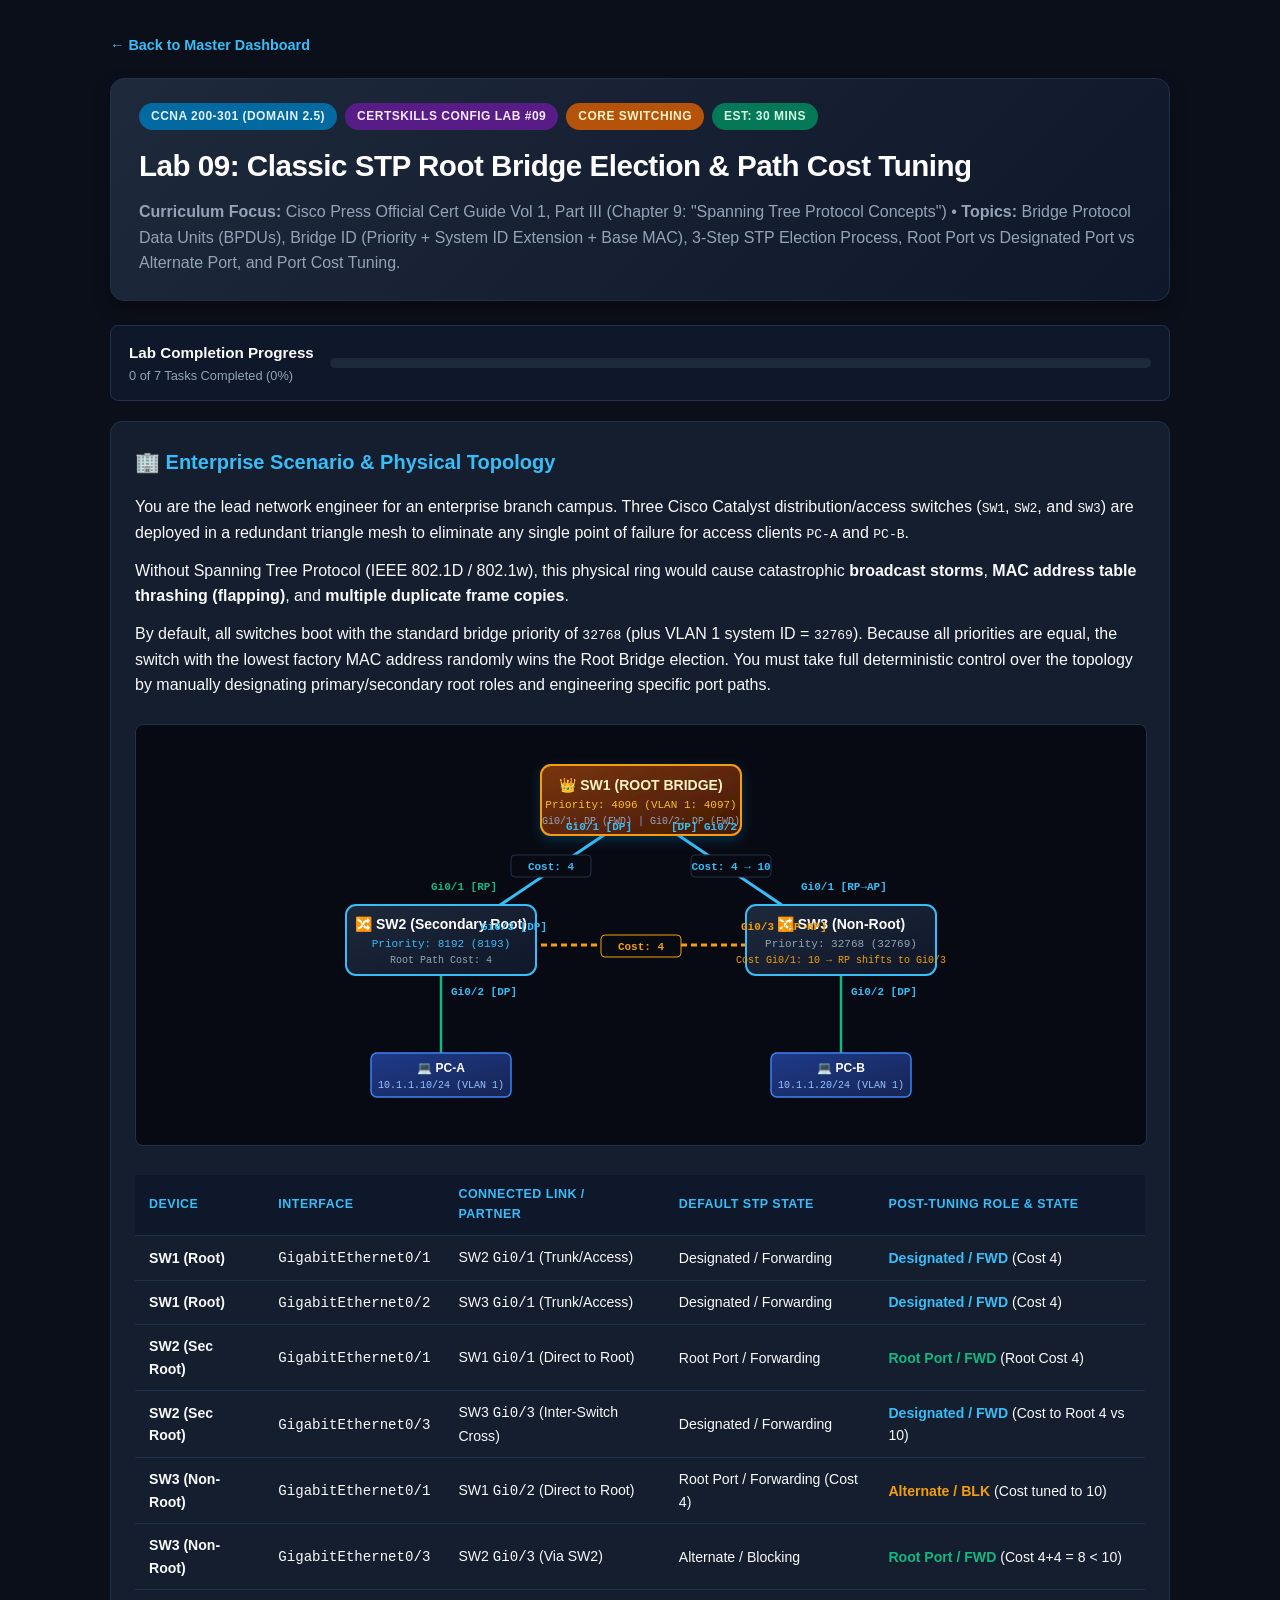
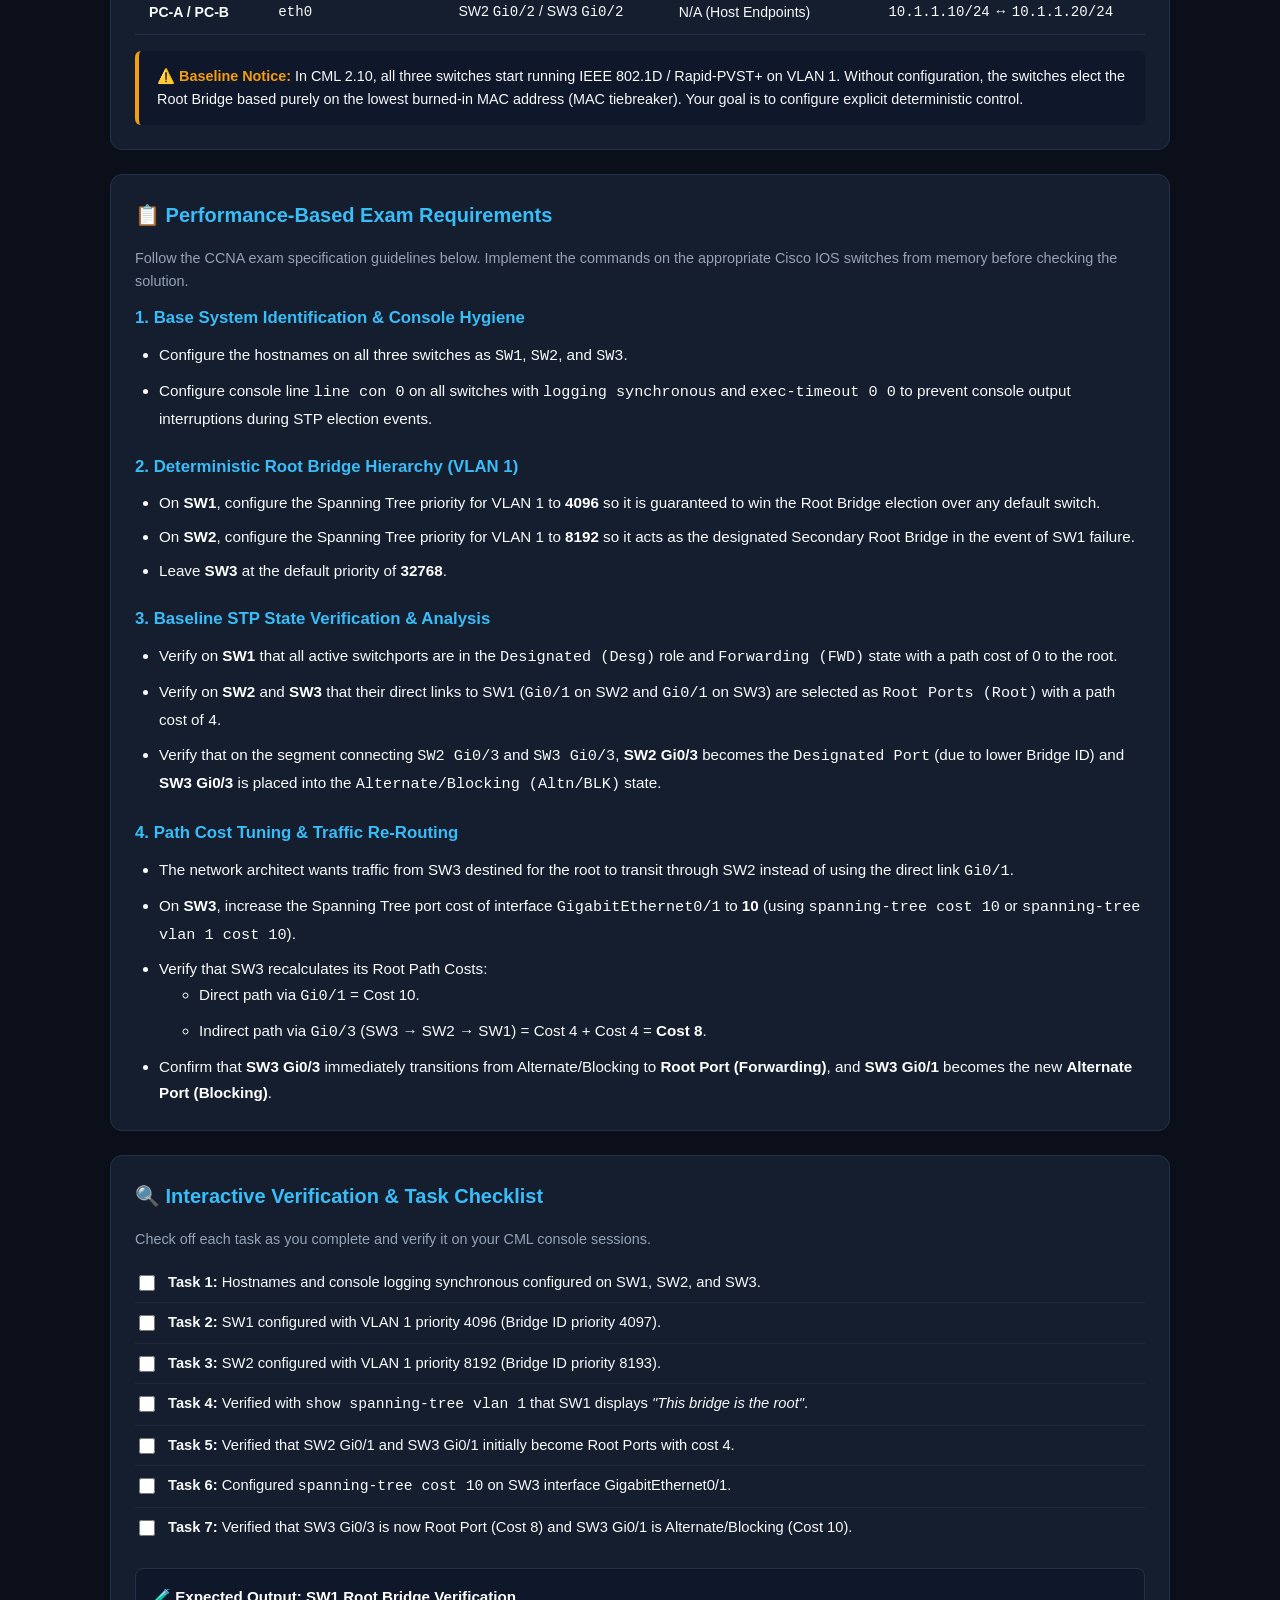
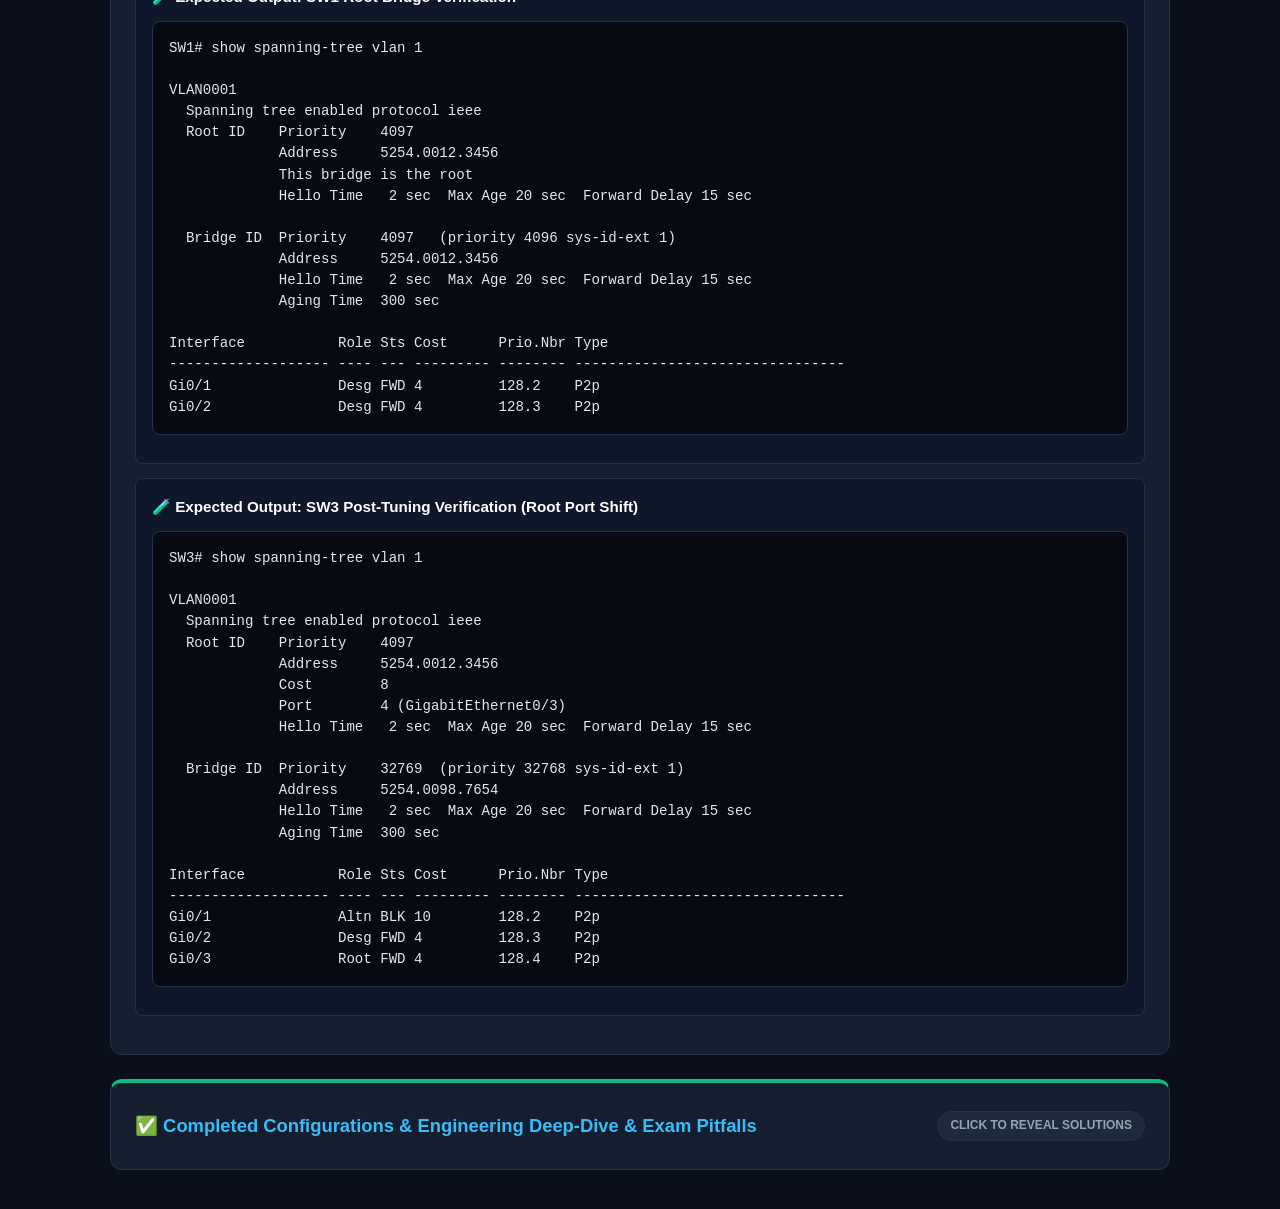
<file: labs/lab09-stp-root-election-path-cost.html>
<!DOCTYPE html>
<html lang="en">
<head>
    <meta charset="UTF-8">
    <meta name="viewport" content="width=device-width, initial-scale=1.0">
    <title>Lab 09: Classic STP Root Bridge Election & Path Cost Tuning | Tyler's CCNA Lab Hub</title>
    <style>
        :root {
            --bg-body: #0b0f19;
            --bg-card: #151e2e;
            --bg-inner: #0f172a;
            --bg-code: #070a12;
            --text-main: #f8fafc;
            --text-muted: #94a3b8;
            --accent-blue: #0284c7;
            --accent-cyan: #38bdf8;
            --accent-green: #10b981;
            --accent-amber: #f59e0b;
            --accent-purple: #8b5cf6;
            --accent-red: #ef4444;
            --border-color: #223049;
            --font: -apple-system, BlinkMacSystemFont, "Segoe UI", Roboto, sans-serif;
            --font-mono: ui-monospace, SFMono-Regular, Menlo, Monaco, Consolas, monospace;
        }

        body {
            margin: 0;
            padding: 32px 20px;
            background-color: var(--bg-body);
            color: var(--text-main);
            font-family: var(--font);
            line-height: 1.6;
        }

        .container {
            max-width: 1060px;
            margin: 0 auto;
        }

        .top-nav {
            margin-bottom: 20px;
        }
        .top-nav a {
            color: var(--accent-cyan);
            text-decoration: none;
            font-size: 0.9rem;
            font-weight: 600;
        }
        .top-nav a:hover { text-decoration: underline; }

        .lab-header {
            background: linear-gradient(135deg, #1e293b 0%, #0f172a 100%);
            border: 1px solid var(--border-color);
            border-radius: 14px;
            padding: 24px 28px;
            margin-bottom: 24px;
            box-shadow: 0 8px 20px -4px rgba(0, 0, 0, 0.4);
        }

        .badge-group {
            display: flex;
            flex-wrap: wrap;
            gap: 8px;
            margin-bottom: 12px;
        }

        .badge {
            font-size: 0.75rem;
            font-weight: 700;
            text-transform: uppercase;
            padding: 4px 12px;
            border-radius: 9999px;
            letter-spacing: 0.5px;
        }

        .badge-blue   { background: #0369a1; color: #e0f2fe; }
        .badge-purple { background: #581c87; color: #f3e8ff; }
        .badge-amber  { background: #b45309; color: #fef3c7; }
        .badge-green  { background: #047857; color: #d1fae5; }

        h1 { margin: 0 0 10px 0; font-size: 1.85rem; color: #ffffff; letter-spacing: -0.5px; }
        h2 { font-size: 1.25rem; color: var(--accent-cyan); margin: 0 0 16px 0; display: flex; align-items: center; gap: 8px; }
        h3 { font-size: 1.05rem; color: #ffffff; margin: 18px 0 10px 0; }
        p { margin: 0 0 12px 0; }

        .card {
            background: var(--bg-card);
            border: 1px solid var(--border-color);
            border-radius: 12px;
            padding: 24px;
            margin-bottom: 24px;
        }

        .topology-svg {
            width: 100%;
            height: auto;
            max-height: 420px;
            background: var(--bg-code);
            border-radius: 8px;
            border: 1px solid var(--border-color);
            margin: 14px 0 6px 0;
        }

        table {
            width: 100%;
            border-collapse: collapse;
            margin: 16px 0;
            font-size: 0.88rem;
        }

        th, td {
            padding: 10px 14px;
            text-align: left;
            border-bottom: 1px solid var(--border-color);
        }

        th {
            background-color: var(--bg-inner);
            color: var(--accent-cyan);
            font-weight: 700;
            text-transform: uppercase;
            font-size: 0.78rem;
            letter-spacing: 0.5px;
        }

        tr:hover { background-color: rgba(255, 255, 255, 0.02); }

        .baseline-box {
            background: var(--bg-inner);
            border-left: 4px solid var(--accent-amber);
            border-radius: 6px;
            padding: 14px 18px;
            margin: 16px 0 0 0;
            font-size: 0.9rem;
        }
        .baseline-box strong { color: var(--accent-amber); }

        .req-group {
            margin-bottom: 22px;
        }
        .req-group:last-child {
            margin-bottom: 0;
        }
        .req-group h3 {
            font-size: 1.05rem;
            color: var(--accent-cyan);
            margin: 0 0 10px 0;
            font-weight: 700;
        }
        .clean-list {
            margin: 0;
            padding-left: 24px;
            color: var(--text-main);
            font-size: 0.95rem;
            line-height: 1.7;
        }
        .clean-list li {
            margin-bottom: 8px;
        }
        .clean-list li:last-child {
            margin-bottom: 0;
        }
        .clean-list strong {
            color: #ffffff;
        }

        .verif-step {
            background: var(--bg-inner);
            border: 1px solid var(--border-color);
            border-radius: 8px;
            padding: 16px;
            margin-bottom: 14px;
        }

        .verif-title {
            font-weight: 700;
            color: #ffffff;
            font-size: 0.95rem;
            margin-bottom: 8px;
            display: flex;
            align-items: center;
            gap: 8px;
        }

        .checklist {
            list-style: none;
            padding: 0;
            margin: 0;
        }

        .checklist-item {
            display: flex;
            align-items: flex-start;
            gap: 10px;
            padding: 8px 0;
            border-bottom: 1px solid rgba(255, 255, 255, 0.05);
            font-size: 0.92rem;
        }
        .checklist-item:last-child { border-bottom: none; }

        .checklist-item input[type="checkbox"] {
            margin-top: 4px;
            cursor: pointer;
            accent-color: var(--accent-green);
            width: 16px;
            height: 16px;
        }

        .progress-container {
            background: var(--bg-inner);
            border: 1px solid var(--border-color);
            border-radius: 8px;
            padding: 14px 18px;
            margin-bottom: 20px;
            display: flex;
            align-items: center;
            justify-content: space-between;
            gap: 16px;
        }

        .progress-bar-bg {
            flex-grow: 1;
            height: 10px;
            background: #1e293b;
            border-radius: 9999px;
            overflow: hidden;
        }

        .progress-bar-fill {
            height: 100%;
            width: 0%;
            background: linear-gradient(90deg, var(--accent-cyan), var(--accent-green));
            transition: width 0.3s ease;
        }

        .code-block {
            position: relative;
            background: var(--bg-code);
            border: 1px solid var(--border-color);
            border-radius: 8px;
            padding: 16px;
            margin: 12px 0;
            overflow-x: auto;
        }

        pre {
            margin: 0;
            font-family: var(--font-mono);
            font-size: 0.88rem;
            color: #e2e8f0;
            line-height: 1.5;
        }

        .copy-btn {
            position: absolute;
            top: 8px;
            right: 8px;
            background: #223049;
            color: #f8fafc;
            border: 1px solid #334155;
            border-radius: 6px;
            padding: 5px 12px;
            font-size: 0.75rem;
            font-weight: 600;
            cursor: pointer;
            transition: all 0.2s;
        }

        .copy-btn:hover { background: var(--accent-blue); border-color: var(--accent-blue); }

        details.solution-drawer {
            border-top: 4px solid var(--accent-green);
            cursor: default;
        }

        details.solution-drawer summary {
            cursor: pointer;
            list-style: none;
            display: flex;
            justify-content: space-between;
            align-items: center;
            font-size: 1.15rem;
            font-weight: 700;
            color: var(--accent-cyan);
            user-select: none;
            padding: 4px 0;
        }

        details.solution-drawer summary::-webkit-details-marker {
            display: none;
        }

        details.solution-drawer summary:hover {
            color: #ffffff;
        }

        .solution-badge {
            font-size: 0.75rem;
            font-weight: 700;
            text-transform: uppercase;
            padding: 4px 12px;
            border-radius: 9999px;
            background: #1e293b;
            color: var(--text-muted);
            border: 1px solid var(--border-color);
            transition: all 0.2s;
        }

        details[open].solution-drawer .solution-badge {
            background: rgba(16, 185, 129, 0.2);
            color: var(--accent-green);
            border-color: var(--accent-green);
        }

        .tabs-header {
            display: flex;
            gap: 8px;
            border-bottom: 2px solid var(--border-color);
            margin-bottom: 16px;
            overflow-x: auto;
        }

        .tab-btn {
            background: transparent;
            border: none;
            color: var(--text-muted);
            padding: 10px 18px;
            font-size: 0.92rem;
            font-weight: 700;
            cursor: pointer;
            border-bottom: 2px solid transparent;
            margin-bottom: -2px;
            transition: all 0.2s;
        }

        .tab-btn:hover { color: #ffffff; }
        .tab-btn.active {
            color: var(--accent-cyan);
            border-bottom-color: var(--accent-cyan);
        }

        .tab-pane { display: none; }
        .tab-pane.active { display: block; }

        .commentary-section {
            background: var(--bg-inner);
            border: 1px solid var(--border-color);
            border-radius: 8px;
            padding: 18px 20px;
            margin-bottom: 16px;
            font-size: 0.92rem;
        }
        .commentary-section h4 {
            margin: 0 0 8px 0;
            color: var(--accent-amber);
            font-size: 1rem;
        }
        .commentary-section p { margin-bottom: 10px; }
        .commentary-section p:last-child { margin-bottom: 0; }
        .commentary-section code {
            background: var(--bg-code);
            padding: 2px 6px;
            border-radius: 4px;
            color: var(--accent-cyan);
            font-family: var(--font-mono);
            font-size: 0.85em;
        }

        .callout {
            border-left: 4px solid var(--accent-cyan);
            background: rgba(56, 189, 248, 0.08);
            border-radius: 6px;
            padding: 12px 16px;
            margin: 12px 0;
            font-size: 0.9rem;
        }
        .callout-amber {
            border-left-color: var(--accent-amber);
            background: rgba(245, 158, 11, 0.08);
        }

        @media print {
            body { background: #ffffff; color: #000000; padding: 0; }
            .lab-header, .card, .verif-step, .commentary-section, .baseline-box, .callout { border: 1px solid #ccc; box-shadow: none; background: #ffffff; color: #000000; }
            h1, h2, h3, .verif-title, details.solution-drawer summary { color: #000000 !important; }
            pre { background: #f8f9fa; color: #000000; border: 1px solid #ddd; }
            .copy-btn, .top-nav, .solution-badge, .progress-container { display: none !important; }
            details.solution-drawer { display: block !important; }
            details.solution-drawer .solution-content { display: block !important; margin-top: 0 !important; }
            .tab-pane { display: block !important; margin-bottom: 20px; }
            .tabs-header { display: none !important; }
        }
    </style>
</head>
<body>

<div class="container">

    <!-- Top Navigation Breadcrumb -->
    <div class="top-nav">
        <a href="../index.html">&larr; Back to Master Dashboard</a>
    </div>

    <!-- 1. HEADER & METADATA -->
    <div class="lab-header">
        <div class="badge-group">
            <span class="badge badge-blue">CCNA 200-301 (Domain 2.5)</span>
            <span class="badge badge-purple">CertSkills Config Lab #09</span>
            <span class="badge badge-amber">Core Switching</span>
            <span class="badge badge-green">Est: 30 Mins</span>
        </div>
        <h1>Lab 09: Classic STP Root Bridge Election & Path Cost Tuning</h1>
        <p style="color: var(--text-muted); margin: 0;">
            <strong>Curriculum Focus:</strong> Cisco Press Official Cert Guide Vol 1, Part III (Chapter 9: "Spanning Tree Protocol Concepts") • <strong>Topics:</strong> Bridge Protocol Data Units (BPDUs), Bridge ID (Priority + System ID Extension + Base MAC), 3-Step STP Election Process, Root Port vs Designated Port vs Alternate Port, and Port Cost Tuning.
        </p>
    </div>

    <!-- Progress Tracker -->
    <div class="progress-container">
        <div>
            <strong style="color: #ffffff; font-size: 0.95rem;">Lab Completion Progress</strong>
            <div style="color: var(--text-muted); font-size: 0.8rem;" id="progress-text">0 of 7 Tasks Completed (0%)</div>
        </div>
        <div class="progress-bar-bg">
            <div class="progress-bar-fill" id="progress-bar"></div>
        </div>
    </div>

    <!-- 2. SCENARIO & TOPOLOGY -->
    <div class="card">
        <h2>🏢 Enterprise Scenario & Physical Topology</h2>
        <p>
            You are the lead network engineer for an enterprise branch campus. Three Cisco Catalyst distribution/access switches (<code>SW1</code>, <code>SW2</code>, and <code>SW3</code>) are deployed in a redundant triangle mesh to eliminate any single point of failure for access clients <code>PC-A</code> and <code>PC-B</code>.
        </p>
        <p>
            Without Spanning Tree Protocol (IEEE 802.1D / 802.1w), this physical ring would cause catastrophic <strong>broadcast storms</strong>, <strong>MAC address table thrashing (flapping)</strong>, and <strong>multiple duplicate frame copies</strong>.
        </p>
        <p>
            By default, all switches boot with the standard bridge priority of <code>32768</code> (plus VLAN 1 system ID = <code>32769</code>). Because all priorities are equal, the switch with the lowest factory MAC address randomly wins the Root Bridge election. You must take full deterministic control over the topology by manually designating primary/secondary root roles and engineering specific port paths.
        </p>

        <!-- Embedded Topology SVG -->
        <svg class="topology-svg" viewBox="0 0 800 420" xmlns="http://www.w3.org/2000/svg">
            <defs>
                <linearGradient id="swGrad" x1="0%" y1="0%" x2="100%" y2="100%">
                    <stop offset="0%" stop-color="#1e293b"/>
                    <stop offset="100%" stop-color="#0f172a"/>
                </linearGradient>
                <linearGradient id="rootGrad" x1="0%" y1="0%" x2="100%" y2="100%">
                    <stop offset="0%" stop-color="#78350f"/>
                    <stop offset="100%" stop-color="#451a03"/>
                </linearGradient>
                <linearGradient id="hostGrad" x1="0%" y1="0%" x2="100%" y2="100%">
                    <stop offset="0%" stop-color="#1e3a8a"/>
                    <stop offset="100%" stop-color="#172554"/>
                </linearGradient>
                <filter id="glow" x="-20%" y="-20%" width="140%" height="140%">
                    <feDropShadow dx="0" dy="4" stdDeviation="6" flood-color="#0284c7" flood-opacity="0.3"/>
                </filter>
            </defs>

            <!-- Physical Links -->
            <!-- Link SW1 to SW2 -->
            <line x1="400" y1="85" x2="200" y2="220" stroke="#38bdf8" stroke-width="3" />
            <rect x="270" y="130" width="80" height="22" rx="4" fill="#070a12" stroke="#223049" />
            <text x="310" y="145" fill="#38bdf8" font-size="11" font-family="monospace" text-anchor="middle" font-weight="bold">Cost: 4</text>

            <!-- Link SW1 to SW3 -->
            <line x1="400" y1="85" x2="600" y2="220" stroke="#38bdf8" stroke-width="3" />
            <rect x="450" y="130" width="80" height="22" rx="4" fill="#070a12" stroke="#223049" />
            <text x="490" y="145" fill="#38bdf8" font-size="11" font-family="monospace" text-anchor="middle" font-weight="bold">Cost: 4 &rarr; 10</text>

            <!-- Link SW2 to SW3 (Inter-switch Cross Link) -->
            <line x1="200" y1="220" x2="600" y2="220" stroke="#f59e0b" stroke-dasharray="6,4" stroke-width="3" />
            <rect x="360" y="210" width="80" height="22" rx="4" fill="#070a12" stroke="#f59e0b" />
            <text x="400" y="225" fill="#f59e0b" font-size="11" font-family="monospace" text-anchor="middle" font-weight="bold">Cost: 4</text>

            <!-- Links to Endpoints -->
            <line x1="200" y1="220" x2="200" y2="350" stroke="#10b981" stroke-width="2.5" />
            <line x1="600" y1="220" x2="600" y2="350" stroke="#10b981" stroke-width="2.5" />

            <!-- NODE: SW1 (Root Bridge) -->
            <g transform="translate(400, 85)">
                <rect x="-100" y="-45" width="200" height="70" rx="10" fill="url(#rootGrad)" stroke="#f59e0b" stroke-width="2" filter="url(#glow)"/>
                <text x="0" y="-20" fill="#fef3c7" font-size="14" font-weight="bold" text-anchor="middle">👑 SW1 (ROOT BRIDGE)</text>
                <text x="0" y="-2" fill="#fbbf24" font-size="11" font-family="monospace" text-anchor="middle">Priority: 4096 (VLAN 1: 4097)</text>
                <text x="0" y="14" fill="#94a3b8" font-size="10" font-family="monospace" text-anchor="middle">Gi0/1: DP (FWD) | Gi0/2: DP (FWD)</text>
            </g>

            <!-- Port Labels for SW1 -->
            <text x="325" y="105" fill="#38bdf8" font-size="11" font-family="monospace" font-weight="bold">Gi0/1 [DP]</text>
            <text x="430" y="105" fill="#38bdf8" font-size="11" font-family="monospace" font-weight="bold">[DP] Gi0/2</text>

            <!-- NODE: SW2 (Secondary Root) -->
            <g transform="translate(200, 220)">
                <rect x="-95" y="-40" width="190" height="70" rx="10" fill="url(#swGrad)" stroke="#38bdf8" stroke-width="2"/>
                <text x="0" y="-16" fill="#ffffff" font-size="14" font-weight="bold" text-anchor="middle">🔀 SW2 (Secondary Root)</text>
                <text x="0" y="2" fill="#38bdf8" font-size="11" font-family="monospace" text-anchor="middle">Priority: 8192 (8193)</text>
                <text x="0" y="18" fill="#94a3b8" font-size="10" font-family="monospace" text-anchor="middle">Root Path Cost: 4</text>
            </g>

            <!-- Port Labels for SW2 -->
            <text x="190" y="165" fill="#10b981" font-size="11" font-family="monospace" font-weight="bold">Gi0/1 [RP]</text>
            <text x="240" y="205" fill="#38bdf8" font-size="11" font-family="monospace" font-weight="bold">Gi0/3 [DP]</text>
            <text x="210" y="270" fill="#38bdf8" font-size="11" font-family="monospace" font-weight="bold">Gi0/2 [DP]</text>

            <!-- NODE: SW3 (Non-Root Switch) -->
            <g transform="translate(600, 220)">
                <rect x="-95" y="-40" width="190" height="70" rx="10" fill="url(#swGrad)" stroke="#38bdf8" stroke-width="2"/>
                <text x="0" y="-16" fill="#ffffff" font-size="14" font-weight="bold" text-anchor="middle">🔀 SW3 (Non-Root)</text>
                <text x="0" y="2" fill="#94a3b8" font-size="11" font-family="monospace" text-anchor="middle">Priority: 32768 (32769)</text>
                <text x="0" y="18" fill="#f59e0b" font-size="10" font-family="monospace" text-anchor="middle">Cost Gi0/1: 10 &rarr; RP shifts to Gi0/3</text>
            </g>

            <!-- Port Labels for SW3 -->
            <text x="560" y="165" fill="#38bdf8" font-size="11" font-family="monospace" font-weight="bold">Gi0/1 [RP&rarr;AP]</text>
            <text x="500" y="205" fill="#f59e0b" font-size="11" font-family="monospace" font-weight="bold">Gi0/3 [AP&rarr;RP]</text>
            <text x="610" y="270" fill="#38bdf8" font-size="11" font-family="monospace" font-weight="bold">Gi0/2 [DP]</text>

            <!-- NODE: PC-A -->
            <g transform="translate(200, 350)">
                <rect x="-70" y="-22" width="140" height="44" rx="6" fill="url(#hostGrad)" stroke="#3b82f6" stroke-width="1.5"/>
                <text x="0" y="-3" fill="#ffffff" font-size="12" font-weight="bold" text-anchor="middle">💻 PC-A</text>
                <text x="0" y="13" fill="#93c5fd" font-size="10" font-family="monospace" text-anchor="middle">10.1.1.10/24 (VLAN 1)</text>
            </g>

            <!-- NODE: PC-B -->
            <g transform="translate(600, 350)">
                <rect x="-70" y="-22" width="140" height="44" rx="6" fill="url(#hostGrad)" stroke="#3b82f6" stroke-width="1.5"/>
                <text x="0" y="-3" fill="#ffffff" font-size="12" font-weight="bold" text-anchor="middle">💻 PC-B</text>
                <text x="0" y="13" fill="#93c5fd" font-size="10" font-family="monospace" text-anchor="middle">10.1.1.20/24 (VLAN 1)</text>
            </g>
        </svg>

        <!-- Device & Link Mapping Table -->
        <table>
            <thead>
                <tr>
                    <th>Device</th>
                    <th>Interface</th>
                    <th>Connected Link / Partner</th>
                    <th>Default STP State</th>
                    <th>Post-Tuning Role & State</th>
                </tr>
            </thead>
            <tbody>
                <tr>
                    <td><strong>SW1 (Root)</strong></td>
                    <td><code>GigabitEthernet0/1</code></td>
                    <td>SW2 <code>Gi0/1</code> (Trunk/Access)</td>
                    <td>Designated / Forwarding</td>
                    <td><strong style="color: var(--accent-cyan);">Designated / FWD</strong> (Cost 4)</td>
                </tr>
                <tr>
                    <td><strong>SW1 (Root)</strong></td>
                    <td><code>GigabitEthernet0/2</code></td>
                    <td>SW3 <code>Gi0/1</code> (Trunk/Access)</td>
                    <td>Designated / Forwarding</td>
                    <td><strong style="color: var(--accent-cyan);">Designated / FWD</strong> (Cost 4)</td>
                </tr>
                <tr>
                    <td><strong>SW2 (Sec Root)</strong></td>
                    <td><code>GigabitEthernet0/1</code></td>
                    <td>SW1 <code>Gi0/1</code> (Direct to Root)</td>
                    <td>Root Port / Forwarding</td>
                    <td><strong style="color: var(--accent-green);">Root Port / FWD</strong> (Root Cost 4)</td>
                </tr>
                <tr>
                    <td><strong>SW2 (Sec Root)</strong></td>
                    <td><code>GigabitEthernet0/3</code></td>
                    <td>SW3 <code>Gi0/3</code> (Inter-Switch Cross)</td>
                    <td>Designated / Forwarding</td>
                    <td><strong style="color: var(--accent-cyan);">Designated / FWD</strong> (Cost to Root 4 vs 10)</td>
                </tr>
                <tr>
                    <td><strong>SW3 (Non-Root)</strong></td>
                    <td><code>GigabitEthernet0/1</code></td>
                    <td>SW1 <code>Gi0/2</code> (Direct to Root)</td>
                    <td>Root Port / Forwarding (Cost 4)</td>
                    <td><strong style="color: var(--accent-amber);">Alternate / BLK</strong> (Cost tuned to 10)</td>
                </tr>
                <tr>
                    <td><strong>SW3 (Non-Root)</strong></td>
                    <td><code>GigabitEthernet0/3</code></td>
                    <td>SW2 <code>Gi0/3</code> (Via SW2)</td>
                    <td>Alternate / Blocking</td>
                    <td><strong style="color: var(--accent-green);">Root Port / FWD</strong> (Cost 4+4 = 8 &lt; 10)</td>
                </tr>
                <tr>
                    <td><strong>PC-A / PC-B</strong></td>
                    <td><code>eth0</code></td>
                    <td>SW2 <code>Gi0/2</code> / SW3 <code>Gi0/2</code></td>
                    <td>N/A (Host Endpoints)</td>
                    <td><code>10.1.1.10/24</code> &harr; <code>10.1.1.20/24</code></td>
                </tr>
            </tbody>
        </table>

        <div class="baseline-box">
            <strong>⚠️ Baseline Notice:</strong> In CML 2.10, all three switches start running IEEE 802.1D / Rapid-PVST+ on VLAN 1. Without configuration, the switches elect the Root Bridge based purely on the lowest burned-in MAC address (MAC tiebreaker). Your goal is to configure explicit deterministic control.
        </div>
    </div>

    <!-- 3. TECHNICAL REQUIREMENTS (SIMLET STYLE) -->
    <div class="card">
        <h2>📋 Performance-Based Exam Requirements</h2>
        <p style="color: var(--text-muted); font-size: 0.9rem;">
            Follow the CCNA exam specification guidelines below. Implement the commands on the appropriate Cisco IOS switches from memory before checking the solution.
        </p>

        <div class="req-group">
            <h3>1. Base System Identification & Console Hygiene</h3>
            <ul class="clean-list">
                <li>Configure the hostnames on all three switches as <code>SW1</code>, <code>SW2</code>, and <code>SW3</code>.</li>
                <li>Configure console line <code>line con 0</code> on all switches with <code>logging synchronous</code> and <code>exec-timeout 0 0</code> to prevent console output interruptions during STP election events.</li>
            </ul>
        </div>

        <div class="req-group">
            <h3>2. Deterministic Root Bridge Hierarchy (VLAN 1)</h3>
            <ul class="clean-list">
                <li>On <strong>SW1</strong>, configure the Spanning Tree priority for VLAN 1 to <strong>4096</strong> so it is guaranteed to win the Root Bridge election over any default switch.</li>
                <li>On <strong>SW2</strong>, configure the Spanning Tree priority for VLAN 1 to <strong>8192</strong> so it acts as the designated Secondary Root Bridge in the event of SW1 failure.</li>
                <li>Leave <strong>SW3</strong> at the default priority of <strong>32768</strong>.</li>
            </ul>
        </div>

        <div class="req-group">
            <h3>3. Baseline STP State Verification & Analysis</h3>
            <ul class="clean-list">
                <li>Verify on <strong>SW1</strong> that all active switchports are in the <code>Designated (Desg)</code> role and <code>Forwarding (FWD)</code> state with a path cost of 0 to the root.</li>
                <li>Verify on <strong>SW2</strong> and <strong>SW3</strong> that their direct links to SW1 (<code>Gi0/1</code> on SW2 and <code>Gi0/1</code> on SW3) are selected as <code>Root Ports (Root)</code> with a path cost of <code>4</code>.</li>
                <li>Verify that on the segment connecting <code>SW2 Gi0/3</code> and <code>SW3 Gi0/3</code>, <strong>SW2 Gi0/3</strong> becomes the <code>Designated Port</code> (due to lower Bridge ID) and <strong>SW3 Gi0/3</strong> is placed into the <code>Alternate/Blocking (Altn/BLK)</code> state.</li>
            </ul>
        </div>

        <div class="req-group">
            <h3>4. Path Cost Tuning & Traffic Re-Routing</h3>
            <ul class="clean-list">
                <li>The network architect wants traffic from SW3 destined for the root to transit through SW2 instead of using the direct link <code>Gi0/1</code>.</li>
                <li>On <strong>SW3</strong>, increase the Spanning Tree port cost of interface <code>GigabitEthernet0/1</code> to <strong>10</strong> (using <code>spanning-tree cost 10</code> or <code>spanning-tree vlan 1 cost 10</code>).</li>
                <li>Verify that SW3 recalculates its Root Path Costs:
                    <ul>
                        <li>Direct path via <code>Gi0/1</code> = Cost 10.</li>
                        <li>Indirect path via <code>Gi0/3</code> (SW3 &rarr; SW2 &rarr; SW1) = Cost 4 + Cost 4 = <strong>Cost 8</strong>.</li>
                    </ul>
                </li>
                <li>Confirm that <strong>SW3 Gi0/3</strong> immediately transitions from Alternate/Blocking to <strong>Root Port (Forwarding)</strong>, and <strong>SW3 Gi0/1</strong> becomes the new <strong>Alternate Port (Blocking)</strong>.</li>
            </ul>
        </div>
    </div>

    <!-- 4. STEP-BY-STEP VERIFICATION & CHECKLIST -->
    <div class="card">
        <h2>🔍 Interactive Verification & Task Checklist</h2>
        <p style="color: var(--text-muted); font-size: 0.9rem;">
            Check off each task as you complete and verify it on your CML console sessions.
        </p>

        <ul class="checklist">
            <li class="checklist-item">
                <input type="checkbox" id="task1" onchange="updateProgress()">
                <label for="task1"><strong>Task 1:</strong> Hostnames and console logging synchronous configured on SW1, SW2, and SW3.</label>
            </li>
            <li class="checklist-item">
                <input type="checkbox" id="task2" onchange="updateProgress()">
                <label for="task2"><strong>Task 2:</strong> SW1 configured with VLAN 1 priority 4096 (Bridge ID priority 4097).</label>
            </li>
            <li class="checklist-item">
                <input type="checkbox" id="task3" onchange="updateProgress()">
                <label for="task3"><strong>Task 3:</strong> SW2 configured with VLAN 1 priority 8192 (Bridge ID priority 8193).</label>
            </li>
            <li class="checklist-item">
                <input type="checkbox" id="task4" onchange="updateProgress()">
                <label for="task4"><strong>Task 4:</strong> Verified with <code>show spanning-tree vlan 1</code> that SW1 displays <em>"This bridge is the root"</em>.</label>
            </li>
            <li class="checklist-item">
                <input type="checkbox" id="task5" onchange="updateProgress()">
                <label for="task5"><strong>Task 5:</strong> Verified that SW2 Gi0/1 and SW3 Gi0/1 initially become Root Ports with cost 4.</label>
            </li>
            <li class="checklist-item">
                <input type="checkbox" id="task6" onchange="updateProgress()">
                <label for="task6"><strong>Task 6:</strong> Configured <code>spanning-tree cost 10</code> on SW3 interface GigabitEthernet0/1.</label>
            </li>
            <li class="checklist-item">
                <input type="checkbox" id="task7" onchange="updateProgress()">
                <label for="task7"><strong>Task 7:</strong> Verified that SW3 Gi0/3 is now Root Port (Cost 8) and SW3 Gi0/1 is Alternate/Blocking (Cost 10).</label>
            </li>
        </ul>

        <div style="margin-top: 20px;">
            <div class="verif-step">
                <div class="verif-title">🧪 Expected Output: SW1 Root Bridge Verification</div>
                <div class="code-block">
                    <pre><code>SW1# show spanning-tree vlan 1

VLAN0001
  Spanning tree enabled protocol ieee
  Root ID    Priority    4097
             Address     5254.0012.3456
             This bridge is the root
             Hello Time   2 sec  Max Age 20 sec  Forward Delay 15 sec

  Bridge ID  Priority    4097   (priority 4096 sys-id-ext 1)
             Address     5254.0012.3456
             Hello Time   2 sec  Max Age 20 sec  Forward Delay 15 sec
             Aging Time  300 sec

Interface           Role Sts Cost      Prio.Nbr Type
------------------- ---- --- --------- -------- --------------------------------
Gi0/1               Desg FWD 4         128.2    P2p 
Gi0/2               Desg FWD 4         128.3    P2p </code></pre>
                </div>
            </div>

            <div class="verif-step">
                <div class="verif-title">🧪 Expected Output: SW3 Post-Tuning Verification (Root Port Shift)</div>
                <div class="code-block">
                    <pre><code>SW3# show spanning-tree vlan 1

VLAN0001
  Spanning tree enabled protocol ieee
  Root ID    Priority    4097
             Address     5254.0012.3456
             Cost        8
             Port        4 (GigabitEthernet0/3)
             Hello Time   2 sec  Max Age 20 sec  Forward Delay 15 sec

  Bridge ID  Priority    32769  (priority 32768 sys-id-ext 1)
             Address     5254.0098.7654
             Hello Time   2 sec  Max Age 20 sec  Forward Delay 15 sec
             Aging Time  300 sec

Interface           Role Sts Cost      Prio.Nbr Type
------------------- ---- --- --------- -------- --------------------------------
Gi0/1               Altn BLK 10        128.2    P2p 
Gi0/2               Desg FWD 4         128.3    P2p 
Gi0/3               Root FWD 4         128.4    P2p </code></pre>
                </div>
            </div>
        </div>
    </div>

    <!-- 5. COMPLETED CONFIGURATIONS & DEEP-DIVE (SPOILER DRAWER) -->
    <details class="card solution-drawer">
        <summary>
            <span>✅ Completed Configurations & Engineering Deep-Dive & Exam Pitfalls</span>
            <span class="solution-badge">Click to Reveal Solutions</span>
        </summary>
        <div class="solution-content" style="margin-top: 18px;">
            <p style="color: var(--text-muted); font-size: 0.9rem;">
                Review the exact Cisco IOS configurations for each switch, test end-to-end host reachability, and master the underlying STP algorithm rules for the CCNA exam.
            </p>

            <!-- Tab Controls -->
            <div class="tabs-header">
                <button class="tab-btn active" onclick="showTab('tab-sw1', this)">Switch 1 (SW1)</button>
                <button class="tab-btn" onclick="showTab('tab-sw2', this)">Switch 2 (SW2)</button>
                <button class="tab-btn" onclick="showTab('tab-sw3', this)">Switch 3 (SW3)</button>
                <button class="tab-btn" onclick="showTab('tab-hosts', this)">Host Endpoints</button>
                <button class="tab-btn" onclick="showTab('tab-deepdive', this)">🎓 Engineering Deep-Dive & Key Topics</button>
            </div>

            <!-- Tab 1: SW1 -->
            <div class="tab-pane active" id="tab-sw1">
                <div class="code-block">
                    <button class="copy-btn" onclick="copyCode(this)">Copy SW1 Config</button>
                    <pre><code>enable
configure terminal
!
hostname SW1
!
line con 0
 exec-timeout 0 0
 logging synchronous
!
! Make SW1 the Primary Root Bridge for VLAN 1 (Priority 4096)
spanning-tree vlan 1 priority 4096
!
interface GigabitEthernet0/1
 description Trunk to SW2 Gi0/1
 switchport mode trunk
 switchport trunk encapsulation dot1q
 no shutdown
!
interface GigabitEthernet0/2
 description Trunk to SW3 Gi0/1
 switchport mode trunk
 switchport trunk encapsulation dot1q
 no shutdown
!
end
write memory</code></pre>
                </div>
            </div>

            <!-- Tab 2: SW2 -->
            <div class="tab-pane" id="tab-sw2">
                <div class="code-block">
                    <button class="copy-btn" onclick="copyCode(this)">Copy SW2 Config</button>
                    <pre><code>enable
configure terminal
!
hostname SW2
!
line con 0
 exec-timeout 0 0
 logging synchronous
!
! Make SW2 the Secondary Root Bridge for VLAN 1 (Priority 8192)
spanning-tree vlan 1 priority 8192
!
interface GigabitEthernet0/1
 description Trunk to SW1 Gi0/1 (Root Port)
 switchport mode trunk
 switchport trunk encapsulation dot1q
 no shutdown
!
interface GigabitEthernet0/2
 description Access Port to PC-A
 switchport mode access
 switchport access vlan 1
 no shutdown
!
interface GigabitEthernet0/3
 description Cross-Trunk to SW3 Gi0/3 (Designated Port)
 switchport mode trunk
 switchport trunk encapsulation dot1q
 no shutdown
!
end
write memory</code></pre>
                </div>
            </div>

            <!-- Tab 3: SW3 -->
            <div class="tab-pane" id="tab-sw3">
                <div class="code-block">
                    <button class="copy-btn" onclick="copyCode(this)">Copy SW3 Config</button>
                    <pre><code>enable
configure terminal
!
hostname SW3
!
line con 0
 exec-timeout 0 0
 logging synchronous
!
! SW3 remains at default priority 32768
!
interface GigabitEthernet0/1
 description Uplink to SW1 Gi0/2 (Tuned Cost 10 - Alternate Port)
 switchport mode trunk
 switchport trunk encapsulation dot1q
 spanning-tree cost 10
 no shutdown
!
interface GigabitEthernet0/2
 description Access Port to PC-B
 switchport mode access
 switchport access vlan 1
 no shutdown
!
interface GigabitEthernet0/3
 description Cross-Trunk to SW2 Gi0/3 (Root Port via SW2)
 switchport mode trunk
 switchport trunk encapsulation dot1q
 no shutdown
!
end
write memory</code></pre>
                </div>
            </div>

            <!-- Tab 4: Host Commands -->
            <div class="tab-pane" id="tab-hosts">
                <p style="font-size: 0.85rem; color: var(--text-muted);">Configure Alpine Linux Endpoints & Verify End-to-End Ping:</p>
                <div class="code-block">
                    <button class="copy-btn" onclick="copyCode(this)">Copy Host Commands</button>
                    <pre><code># PC-A (Connected to SW2 Gi0/2):
ip addr add 10.1.1.10/24 dev eth0
ip link set eth0 up
ping -c 4 10.1.1.20

# PC-B (Connected to SW3 Gi0/2):
ip addr add 10.1.1.20/24 dev eth0
ip link set eth0 up
ping -c 4 10.1.1.10</code></pre>
                </div>
            </div>

            <!-- Tab 5: Engineering Deep-Dive & Exam Pitfalls -->
            <div class="tab-pane" id="tab-deepdive">
                <div class="commentary-section">
                    <h4>📖 Wendell Odom OCG Vol 1 Chapter 9: Core STP Architecture</h4>
                    <p>
                        Spanning Tree Protocol (IEEE 802.1D) prevents Layer 2 loops by building a single loop-free logical path (a spanning tree) through a physically redundant switched Ethernet network.
                    </p>
                </div>

                <div class="commentary-section">
                    <h4>1. The 3-Step Spanning Tree Election Algorithm</h4>
                    <p>
                        STP converges through three sequential deterministic steps:
                    </p>
                    <ul>
                        <li><strong>Step 1: Elect One Root Bridge per Broadcast Domain (VLAN)</strong>
                            <br>Every switch initially claims to be the root by sending Hello BPDUs. The switch with the <strong>lowest Bridge ID (BID)</strong> wins.
                            <br>All active interfaces on the Root Bridge are placed in the <strong>Designated</strong> role and <strong>Forwarding</strong> state.
                        </li>
                        <li><strong>Step 2: Elect One Root Port (RP) on Every Non-Root Switch</strong>
                            <br>Each non-root switch evaluates all its active ports and selects the single port with the <strong>lowest cumulative Root Path Cost</strong> to reach the Root Bridge.
                            <br>The Root Port is always in the <strong>Forwarding</strong> state.
                        </li>
                        <li><strong>Step 3: Elect One Designated Port (DP) on Every LAN Segment (Collision Domain)</strong>
                            <br>On each link between two switches, the switch that advertises the <strong>lowest Root Path Cost</strong> onto that segment wins the Designated Port role (enters Forwarding state).
                            <br>The losing port on the link is placed into the <strong>Alternate Port (Blocking / Discarding)</strong> state to break the loop.
                        </li>
                    </ul>
                </div>

                <div class="commentary-section">
                    <h4>2. Bridge ID Structure & The 802.1t System ID Extension</h4>
                    <p>
                        The Bridge ID is an 8-byte (64-bit) value originally composed of a 2-byte Priority and 6-byte Base MAC address. IEEE 802.1t redefined the Priority field to support PVST+ (Per-VLAN Spanning Tree):
                    </p>
                    <table>
                        <thead>
                            <tr>
                                <th>Field</th>
                                <th>Length</th>
                                <th>Description / Valid Values</th>
                            </tr>
                        </thead>
                        <tbody>
                            <tr>
                                <td><strong>Bridge Priority</strong></td>
                                <td>4 bits</td>
                                <td>Configurable in multiples of <strong>4096</strong> (0, 4096, 8192, 12288, ..., 61440). Default is <strong>32768</strong>.</td>
                            </tr>
                            <tr>
                                <td><strong>System ID Extension</strong></td>
                                <td>12 bits</td>
                                <td>Carries the <strong>VLAN ID</strong> (1 to 4094). Allows a single MAC address to be shared across all VLAN instances.</td>
                            </tr>
                            <tr>
                                <td><strong>MAC Address</strong></td>
                                <td>48 bits (6 bytes)</td>
                                <td>The switch's unique burned-in base MAC address. Used as the ultimate tiebreaker.</td>
                            </tr>
                        </tbody>
                    </table>
                    <div class="callout">
                        <strong>Exam Trap:</strong> When inspecting <code>show spanning-tree</code>, the priority reported is <code>Priority = Configured Priority + VLAN ID</code>. For example, default VLAN 1 priority displays as <strong>32769</strong> (32768 + 1). Priority 4096 displays as <strong>4097</strong>.
                    </div>
                </div>

                <div class="commentary-section">
                    <h4>3. STP Port Costs (Old vs New IEEE Standards)</h4>
                    <p>
                        Switches add the incoming port's configured cost to the cumulative Root Path Cost contained in received BPDUs:
                    </p>
                    <table>
                        <thead>
                            <tr>
                                <th>Speed / Interface Type</th>
                                <th>IEEE 802.1D-1998 (16-bit / Classic)</th>
                                <th>IEEE 802.1D-2004 / 802.1w (32-bit / RSTP)</th>
                            </tr>
                        </thead>
                        <tbody>
                            <tr>
                                <td>10 Mbps (Ethernet)</td>
                                <td>100</td>
                                <td>2,000,000</td>
                            </tr>
                            <tr>
                                <td>100 Mbps (FastEthernet)</td>
                                <td>19</td>
                                <td>200,000</td>
                            </tr>
                            <tr>
                                <td><strong>1 Gbps (GigabitEthernet)</strong></td>
                                <td><strong>4</strong></td>
                                <td><strong>20,000</strong></td>
                            </tr>
                            <tr>
                                <td>10 Gbps (TenGigabitEthernet)</td>
                                <td>2</td>
                                <td>2,000</td>
                            </tr>
                        </tbody>
                    </table>
                </div>

                <div class="commentary-section">
                    <h4>4. STP Tiebreaker Hierarchy (When Costs Tie)</h4>
                    <p>
                        If multiple paths have identical Root Path Costs, switches resolve the tie using this strict 4-step hierarchy:
                    </p>
                    <ol>
                        <li><strong>Lowest Cumulative Root Path Cost</strong> (Lowest cost to root wins).</li>
                        <li><strong>Lowest Sender Bridge ID</strong> (Neighbor with lowest BID wins).</li>
                        <li><strong>Lowest Sender Port Priority</strong> (Configurable in increments of 16, default 128).</li>
                        <li><strong>Lowest Sender Internal Port Number</strong> (Neighbor's lower interface number, e.g., Gi0/1 beats Gi0/2).</li>
                    </ol>
                </div>

                <div class="commentary-section">
                    <h4>5. Classic STP (802.1D) Port States & Convergence Timers</h4>
                    <table>
                        <thead>
                            <tr>
                                <th>Port State</th>
                                <th>Forwards Frames?</th>
                                <th>Learns MACs?</th>
                                <th>Processes BPDUs?</th>
                                <th>Duration / Timer</th>
                            </tr>
                        </thead>
                        <tbody>
                            <tr>
                                <td><strong>Blocking</strong></td>
                                <td>❌ No</td>
                                <td>❌ No</td>
                                <td>✅ Yes (Receives only)</td>
                                <td>Indefinite (or 20s MaxAge on failure)</td>
                            </tr>
                            <tr>
                                <td><strong>Listening</strong></td>
                                <td>❌ No</td>
                                <td>❌ No</td>
                                <td>✅ Yes (Sends & Receives)</td>
                                <td><strong>15 Seconds</strong> (Forward Delay)</td>
                            </tr>
                            <tr>
                                <td><strong>Learning</strong></td>
                                <td>❌ No</td>
                                <td>✅ <strong>Yes</strong> (Populates MAC table)</td>
                                <td>✅ Yes (Sends & Receives)</td>
                                <td><strong>15 Seconds</strong> (Forward Delay)</td>
                            </tr>
                            <tr>
                                <td><strong>Forwarding</strong></td>
                                <td>✅ <strong>Yes</strong> (Full normal operation)</td>
                                <td>✅ <strong>Yes</strong></td>
                                <td>✅ Yes (Sends & Receives)</td>
                                <td>Indefinite</td>
                            </tr>
                            <tr>
                                <td><strong>Disabled</strong></td>
                                <td>❌ No</td>
                                <td>❌ No</td>
                                <td>❌ No</td>
                                <td>Port administratively shut down</td>
                            </tr>
                        </tbody>
                    </table>
                    <div class="callout callout-amber">
                        <strong>Classic STP Convergence Calculation:</strong>
                        <br>Direct Link Failure = <code>Listening (15s) + Learning (15s) = 30 seconds</code>.
                        <br>Indirect Link Failure = <code>Max Age (20s) + Listening (15s) + Learning (15s) = 50 seconds</code>.
                    </div>
                </div>

                <div class="commentary-section">
                    <h4>6. Cisco IOS CLI Verification Cheat Sheet</h4>
                    <table>
                        <thead>
                            <tr>
                                <th>Command</th>
                                <th>Diagnostic Purpose</th>
                            </tr>
                        </thead>
                        <tbody>
                            <tr>
                                <td><code>show spanning-tree</code></td>
                                <td>Displays global STP status, root bridge info, and port roles/states for all VLANs.</td>
                            </tr>
                            <tr>
                                <td><code>show spanning-tree vlan &lt;id&gt;</code></td>
                                <td>Displays detailed Root ID, Local Bridge ID, timers, and port table for a specific VLAN.</td>
                            </tr>
                            <tr>
                                <td><code>show spanning-tree root</code></td>
                                <td>Displays a concise table of the Root Bridge ID, cost, and root port for each active VLAN.</td>
                            </tr>
                            <tr>
                                <td><code>show spanning-tree detail</code></td>
                                <td>Displays low-level details including sender port IDs, BPDU counters, and topology change counts.</td>
                            </tr>
                            <tr>
                                <td><code>show spanning-tree summary</code></td>
                                <td>Summarizes STP mode (PVST+, Rapid-PVST+, MST) and port state counts across all VLANs.</td>
                            </tr>
                        </tbody>
                    </table>
                </div>
            </div>
        </div>
    </details>

</div>

<script>
    // 1-Click Copy Function
    function copyCode(btn) {
        const pre = btn.nextElementSibling;
        navigator.clipboard.writeText(pre.innerText).then(() => {
            const originalText = btn.innerText;
            btn.innerText = "Copied!";
            btn.style.background = "#10b981";
            btn.style.borderColor = "#10b981";
            setTimeout(() => {
                btn.innerText = originalText;
                btn.style.background = "#223049";
                btn.style.borderColor = "#334155";
            }, 2000);
        });
    }

    // Solution Tabs Switcher
    function showTab(tabId, btn) {
        document.querySelectorAll(".tab-pane").forEach(pane => pane.classList.remove("active"));
        document.querySelectorAll(".tab-btn").forEach(b => b.classList.remove("active"));
        document.getElementById(tabId).classList.add("active");
        btn.classList.add("active");
    }

    // Interactive Checklist Progress Tracker
    function updateProgress() {
        const total = document.querySelectorAll(".checklist-item input[type='checkbox']").length;
        const checked = document.querySelectorAll(".checklist-item input[type='checkbox']:checked").length;
        const percent = Math.round((checked / total) * 100);

        document.getElementById("progress-bar").style.width = percent + "%";
        document.getElementById("progress-text").innerText = `${checked} of ${total} Tasks Completed (${percent}%)`;
    }
</script>

</body>
</html>
</file>
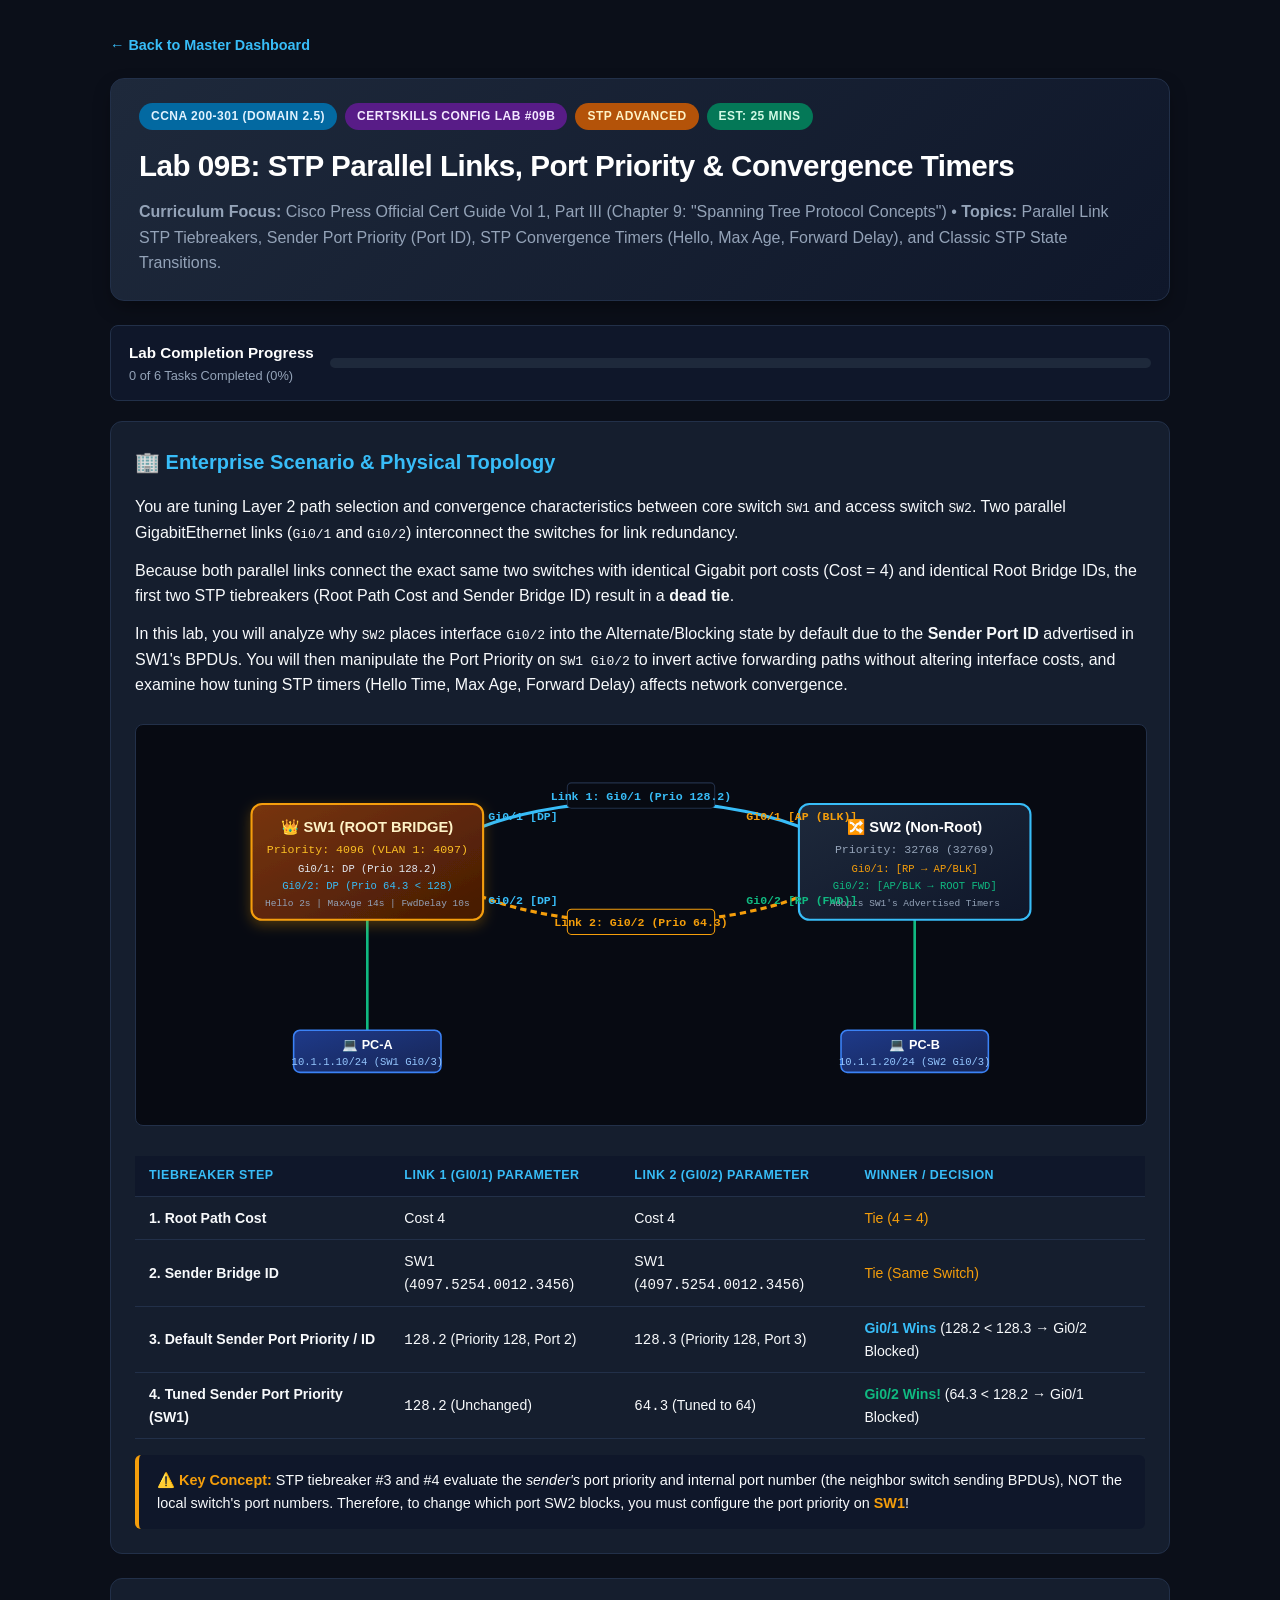
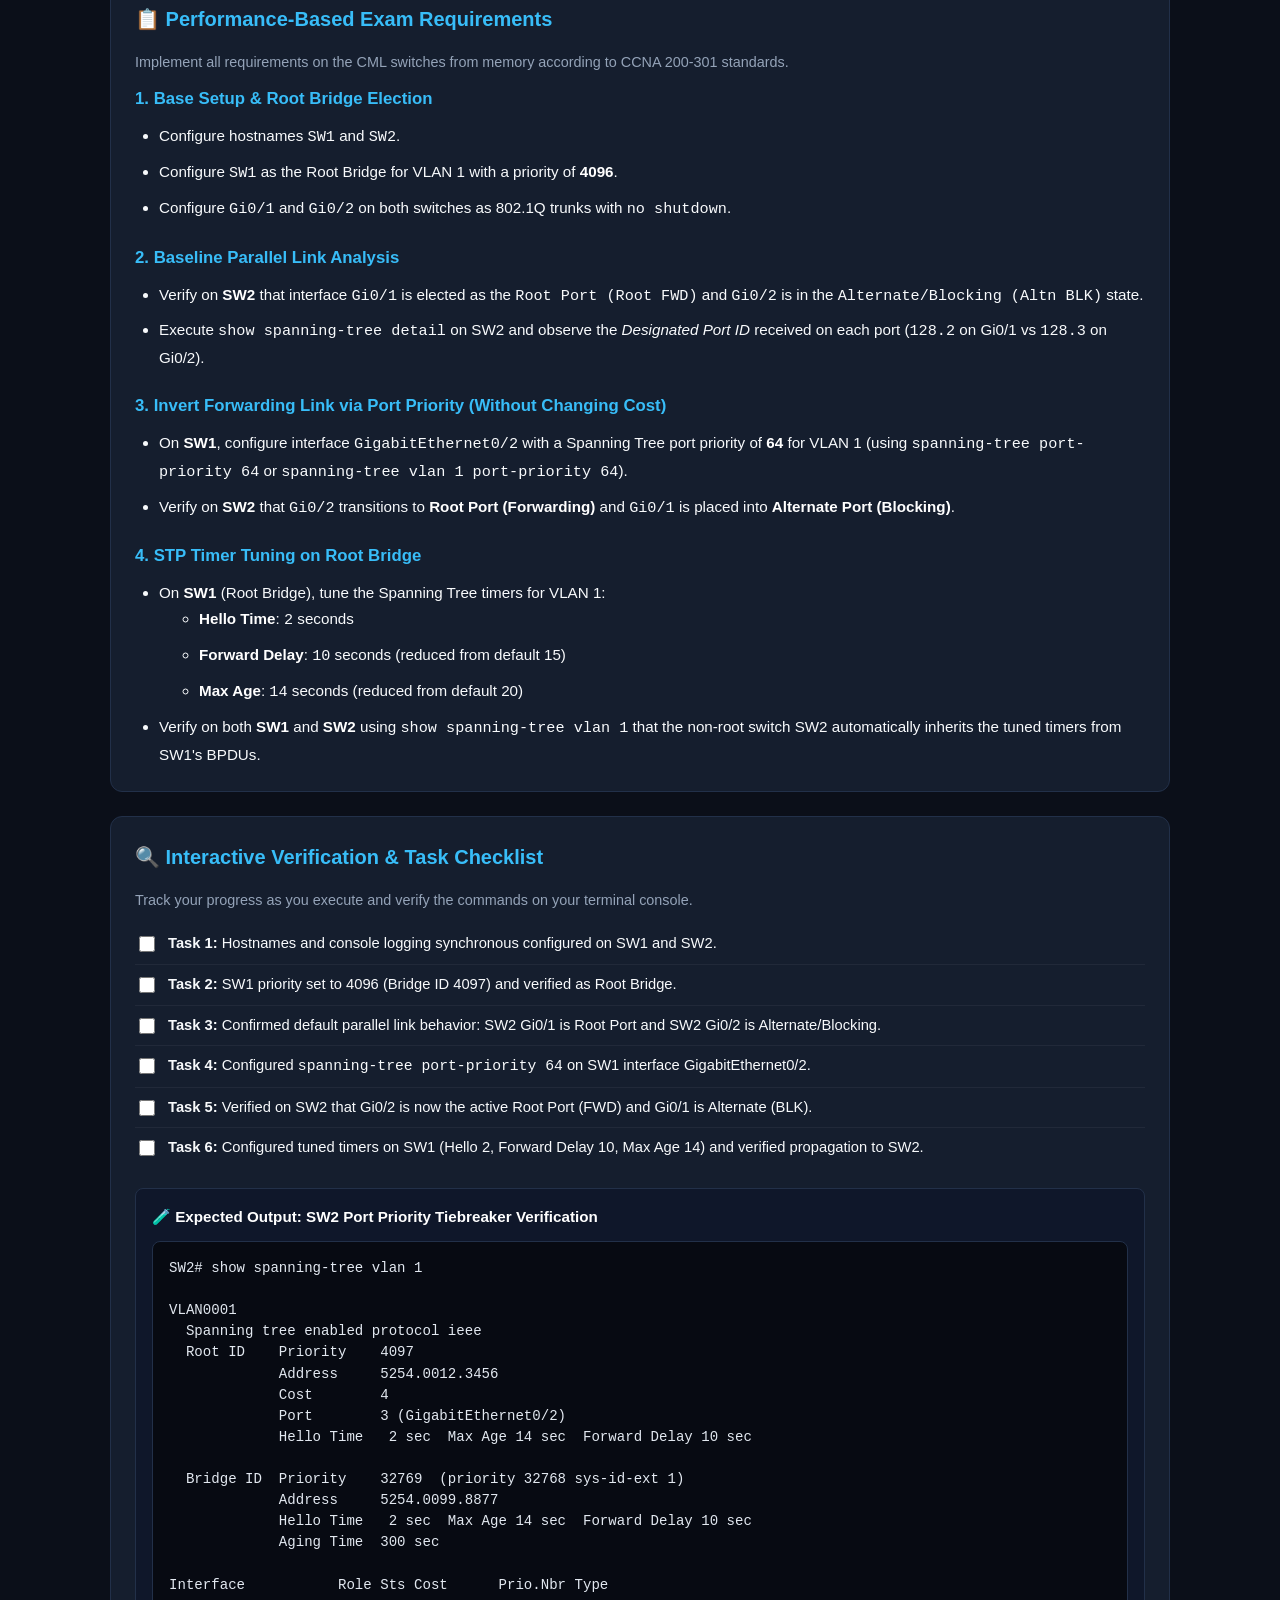
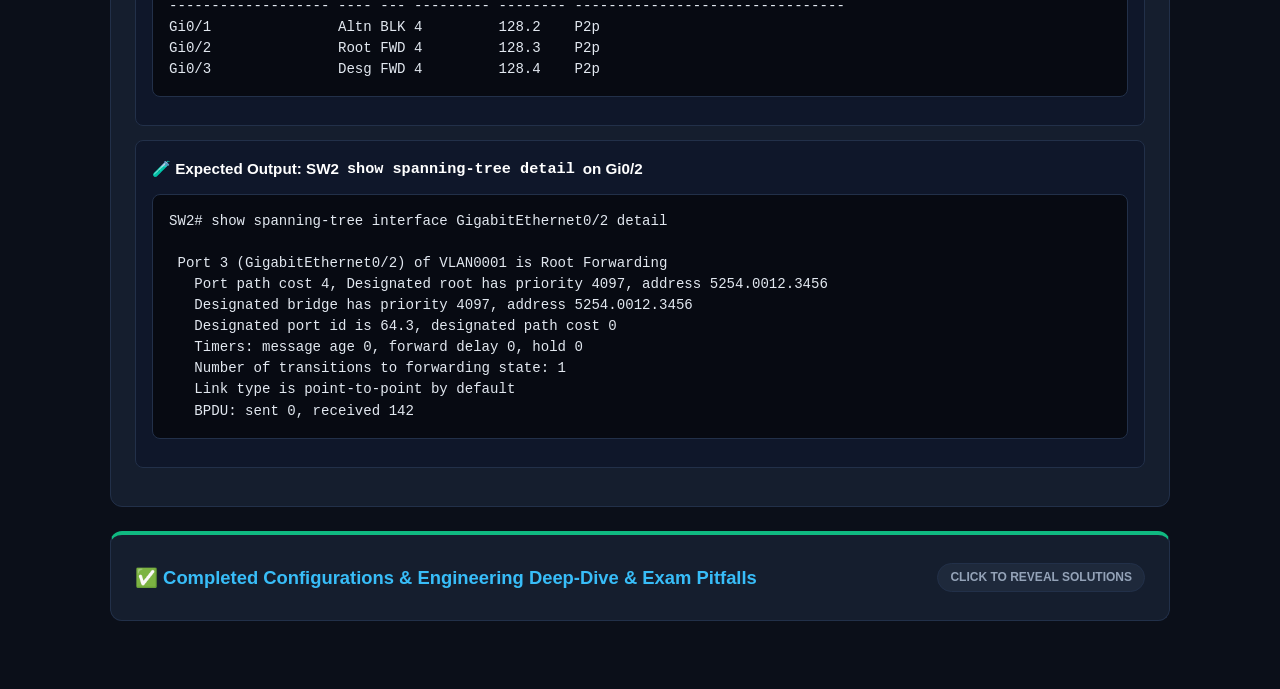
<file: labs/lab09b-stp-port-priority-timers.html>
<!DOCTYPE html>
<html lang="en">
<head>
    <meta charset="UTF-8">
    <meta name="viewport" content="width=device-width, initial-scale=1.0">
    <title>Lab 09B: STP Parallel Links, Port Priority & Convergence Timers | Tyler's CCNA Lab Hub</title>
    <style>
        :root {
            --bg-body: #0b0f19;
            --bg-card: #151e2e;
            --bg-inner: #0f172a;
            --bg-code: #070a12;
            --text-main: #f8fafc;
            --text-muted: #94a3b8;
            --accent-blue: #0284c7;
            --accent-cyan: #38bdf8;
            --accent-green: #10b981;
            --accent-amber: #f59e0b;
            --accent-purple: #8b5cf6;
            --accent-red: #ef4444;
            --border-color: #223049;
            --font: -apple-system, BlinkMacSystemFont, "Segoe UI", Roboto, sans-serif;
            --font-mono: ui-monospace, SFMono-Regular, Menlo, Monaco, Consolas, monospace;
        }

        body {
            margin: 0;
            padding: 32px 20px;
            background-color: var(--bg-body);
            color: var(--text-main);
            font-family: var(--font);
            line-height: 1.6;
        }

        .container {
            max-width: 1060px;
            margin: 0 auto;
        }

        .top-nav {
            margin-bottom: 20px;
        }
        .top-nav a {
            color: var(--accent-cyan);
            text-decoration: none;
            font-size: 0.9rem;
            font-weight: 600;
        }
        .top-nav a:hover { text-decoration: underline; }

        .lab-header {
            background: linear-gradient(135deg, #1e293b 0%, #0f172a 100%);
            border: 1px solid var(--border-color);
            border-radius: 14px;
            padding: 24px 28px;
            margin-bottom: 24px;
            box-shadow: 0 8px 20px -4px rgba(0, 0, 0, 0.4);
        }

        .badge-group {
            display: flex;
            flex-wrap: wrap;
            gap: 8px;
            margin-bottom: 12px;
        }

        .badge {
            font-size: 0.75rem;
            font-weight: 700;
            text-transform: uppercase;
            padding: 4px 12px;
            border-radius: 9999px;
            letter-spacing: 0.5px;
        }

        .badge-blue   { background: #0369a1; color: #e0f2fe; }
        .badge-purple { background: #581c87; color: #f3e8ff; }
        .badge-amber  { background: #b45309; color: #fef3c7; }
        .badge-green  { background: #047857; color: #d1fae5; }

        h1 { margin: 0 0 10px 0; font-size: 1.85rem; color: #ffffff; letter-spacing: -0.5px; }
        h2 { font-size: 1.25rem; color: var(--accent-cyan); margin: 0 0 16px 0; display: flex; align-items: center; gap: 8px; }
        h3 { font-size: 1.05rem; color: #ffffff; margin: 18px 0 10px 0; }
        p { margin: 0 0 12px 0; }

        .card {
            background: var(--bg-card);
            border: 1px solid var(--border-color);
            border-radius: 12px;
            padding: 24px;
            margin-bottom: 24px;
        }

        .topology-svg {
            width: 100%;
            height: auto;
            max-height: 400px;
            background: var(--bg-code);
            border-radius: 8px;
            border: 1px solid var(--border-color);
            margin: 14px 0 6px 0;
        }

        table {
            width: 100%;
            border-collapse: collapse;
            margin: 16px 0;
            font-size: 0.88rem;
        }

        th, td {
            padding: 10px 14px;
            text-align: left;
            border-bottom: 1px solid var(--border-color);
        }

        th {
            background-color: var(--bg-inner);
            color: var(--accent-cyan);
            font-weight: 700;
            text-transform: uppercase;
            font-size: 0.78rem;
            letter-spacing: 0.5px;
        }

        tr:hover { background-color: rgba(255, 255, 255, 0.02); }

        .baseline-box {
            background: var(--bg-inner);
            border-left: 4px solid var(--accent-amber);
            border-radius: 6px;
            padding: 14px 18px;
            margin: 16px 0 0 0;
            font-size: 0.9rem;
        }
        .baseline-box strong { color: var(--accent-amber); }

        .req-group {
            margin-bottom: 22px;
        }
        .req-group:last-child {
            margin-bottom: 0;
        }
        .req-group h3 {
            font-size: 1.05rem;
            color: var(--accent-cyan);
            margin: 0 0 10px 0;
            font-weight: 700;
        }
        .clean-list {
            margin: 0;
            padding-left: 24px;
            color: var(--text-main);
            font-size: 0.95rem;
            line-height: 1.7;
        }
        .clean-list li {
            margin-bottom: 8px;
        }
        .clean-list li:last-child {
            margin-bottom: 0;
        }
        .clean-list strong {
            color: #ffffff;
        }

        .verif-step {
            background: var(--bg-inner);
            border: 1px solid var(--border-color);
            border-radius: 8px;
            padding: 16px;
            margin-bottom: 14px;
        }

        .verif-title {
            font-weight: 700;
            color: #ffffff;
            font-size: 0.95rem;
            margin-bottom: 8px;
            display: flex;
            align-items: center;
            gap: 8px;
        }

        .checklist {
            list-style: none;
            padding: 0;
            margin: 0;
        }

        .checklist-item {
            display: flex;
            align-items: flex-start;
            gap: 10px;
            padding: 8px 0;
            border-bottom: 1px solid rgba(255, 255, 255, 0.05);
            font-size: 0.92rem;
        }
        .checklist-item:last-child { border-bottom: none; }

        .checklist-item input[type="checkbox"] {
            margin-top: 4px;
            cursor: pointer;
            accent-color: var(--accent-green);
            width: 16px;
            height: 16px;
        }

        .progress-container {
            background: var(--bg-inner);
            border: 1px solid var(--border-color);
            border-radius: 8px;
            padding: 14px 18px;
            margin-bottom: 20px;
            display: flex;
            align-items: center;
            justify-content: space-between;
            gap: 16px;
        }

        .progress-bar-bg {
            flex-grow: 1;
            height: 10px;
            background: #1e293b;
            border-radius: 9999px;
            overflow: hidden;
        }

        .progress-bar-fill {
            height: 100%;
            width: 0%;
            background: linear-gradient(90deg, var(--accent-cyan), var(--accent-green));
            transition: width 0.3s ease;
        }

        .code-block {
            position: relative;
            background: var(--bg-code);
            border: 1px solid var(--border-color);
            border-radius: 8px;
            padding: 16px;
            margin: 12px 0;
            overflow-x: auto;
        }

        pre {
            margin: 0;
            font-family: var(--font-mono);
            font-size: 0.88rem;
            color: #e2e8f0;
            line-height: 1.5;
        }

        .copy-btn {
            position: absolute;
            top: 8px;
            right: 8px;
            background: #223049;
            color: #f8fafc;
            border: 1px solid #334155;
            border-radius: 6px;
            padding: 5px 12px;
            font-size: 0.75rem;
            font-weight: 600;
            cursor: pointer;
            transition: all 0.2s;
        }

        .copy-btn:hover { background: var(--accent-blue); border-color: var(--accent-blue); }

        details.solution-drawer {
            border-top: 4px solid var(--accent-green);
            cursor: default;
        }

        details.solution-drawer summary {
            cursor: pointer;
            list-style: none;
            display: flex;
            justify-content: space-between;
            align-items: center;
            font-size: 1.15rem;
            font-weight: 700;
            color: var(--accent-cyan);
            user-select: none;
            padding: 4px 0;
        }

        details.solution-drawer summary::-webkit-details-marker {
            display: none;
        }

        details.solution-drawer summary:hover {
            color: #ffffff;
        }

        .solution-badge {
            font-size: 0.75rem;
            font-weight: 700;
            text-transform: uppercase;
            padding: 4px 12px;
            border-radius: 9999px;
            background: #1e293b;
            color: var(--text-muted);
            border: 1px solid var(--border-color);
            transition: all 0.2s;
        }

        details[open].solution-drawer .solution-badge {
            background: rgba(16, 185, 129, 0.2);
            color: var(--accent-green);
            border-color: var(--accent-green);
        }

        .tabs-header {
            display: flex;
            gap: 8px;
            border-bottom: 2px solid var(--border-color);
            margin-bottom: 16px;
            overflow-x: auto;
        }

        .tab-btn {
            background: transparent;
            border: none;
            color: var(--text-muted);
            padding: 10px 18px;
            font-size: 0.92rem;
            font-weight: 700;
            cursor: pointer;
            border-bottom: 2px solid transparent;
            margin-bottom: -2px;
            transition: all 0.2s;
        }

        .tab-btn:hover { color: #ffffff; }
        .tab-btn.active {
            color: var(--accent-cyan);
            border-bottom-color: var(--accent-cyan);
        }

        .tab-pane { display: none; }
        .tab-pane.active { display: block; }

        .commentary-section {
            background: var(--bg-inner);
            border: 1px solid var(--border-color);
            border-radius: 8px;
            padding: 18px 20px;
            margin-bottom: 16px;
            font-size: 0.92rem;
        }
        .commentary-section h4 {
            margin: 0 0 8px 0;
            color: var(--accent-amber);
            font-size: 1rem;
        }
        .commentary-section p { margin-bottom: 10px; }
        .commentary-section p:last-child { margin-bottom: 0; }
        .commentary-section code {
            background: var(--bg-code);
            padding: 2px 6px;
            border-radius: 4px;
            color: var(--accent-cyan);
            font-family: var(--font-mono);
            font-size: 0.85em;
        }

        .callout {
            border-left: 4px solid var(--accent-cyan);
            background: rgba(56, 189, 248, 0.08);
            border-radius: 6px;
            padding: 12px 16px;
            margin: 12px 0;
            font-size: 0.9rem;
        }
        .callout-amber {
            border-left-color: var(--accent-amber);
            background: rgba(245, 158, 11, 0.08);
        }

        @media print {
            body { background: #ffffff; color: #000000; padding: 0; }
            .lab-header, .card, .verif-step, .commentary-section, .baseline-box, .callout { border: 1px solid #ccc; box-shadow: none; background: #ffffff; color: #000000; }
            h1, h2, h3, .verif-title, details.solution-drawer summary { color: #000000 !important; }
            pre { background: #f8f9fa; color: #000000; border: 1px solid #ddd; }
            .copy-btn, .top-nav, .solution-badge, .progress-container { display: none !important; }
            details.solution-drawer { display: block !important; }
            details.solution-drawer .solution-content { display: block !important; margin-top: 0 !important; }
            .tab-pane { display: block !important; margin-bottom: 20px; }
            .tabs-header { display: none !important; }
        }
    </style>
</head>
<body>

<div class="container">

    <!-- Top Navigation Breadcrumb -->
    <div class="top-nav">
        <a href="../index.html">&larr; Back to Master Dashboard</a>
    </div>

    <!-- 1. HEADER & METADATA -->
    <div class="lab-header">
        <div class="badge-group">
            <span class="badge badge-blue">CCNA 200-301 (Domain 2.5)</span>
            <span class="badge badge-purple">CertSkills Config Lab #09B</span>
            <span class="badge badge-amber">STP Advanced</span>
            <span class="badge badge-green">Est: 25 Mins</span>
        </div>
        <h1>Lab 09B: STP Parallel Links, Port Priority & Convergence Timers</h1>
        <p style="color: var(--text-muted); margin: 0;">
            <strong>Curriculum Focus:</strong> Cisco Press Official Cert Guide Vol 1, Part III (Chapter 9: "Spanning Tree Protocol Concepts") • <strong>Topics:</strong> Parallel Link STP Tiebreakers, Sender Port Priority (Port ID), STP Convergence Timers (Hello, Max Age, Forward Delay), and Classic STP State Transitions.
        </p>
    </div>

    <!-- Progress Tracker -->
    <div class="progress-container">
        <div>
            <strong style="color: #ffffff; font-size: 0.95rem;">Lab Completion Progress</strong>
            <div style="color: var(--text-muted); font-size: 0.8rem;" id="progress-text">0 of 6 Tasks Completed (0%)</div>
        </div>
        <div class="progress-bar-bg">
            <div class="progress-bar-fill" id="progress-bar"></div>
        </div>
    </div>

    <!-- 2. SCENARIO & TOPOLOGY -->
    <div class="card">
        <h2>🏢 Enterprise Scenario & Physical Topology</h2>
        <p>
            You are tuning Layer 2 path selection and convergence characteristics between core switch <code>SW1</code> and access switch <code>SW2</code>. Two parallel GigabitEthernet links (<code>Gi0/1</code> and <code>Gi0/2</code>) interconnect the switches for link redundancy.
        </p>
        <p>
            Because both parallel links connect the exact same two switches with identical Gigabit port costs (Cost = 4) and identical Root Bridge IDs, the first two STP tiebreakers (Root Path Cost and Sender Bridge ID) result in a <strong>dead tie</strong>.
        </p>
        <p>
            In this lab, you will analyze why <code>SW2</code> places interface <code>Gi0/2</code> into the Alternate/Blocking state by default due to the <strong>Sender Port ID</strong> advertised in SW1's BPDUs. You will then manipulate the Port Priority on <code>SW1 Gi0/2</code> to invert active forwarding paths without altering interface costs, and examine how tuning STP timers (Hello Time, Max Age, Forward Delay) affects network convergence.
        </p>

        <!-- Embedded Topology SVG -->
        <svg class="topology-svg" viewBox="0 0 800 380" xmlns="http://www.w3.org/2000/svg">
            <defs>
                <linearGradient id="rootGrad2" x1="0%" y1="0%" x2="100%" y2="100%">
                    <stop offset="0%" stop-color="#78350f"/>
                    <stop offset="100%" stop-color="#451a03"/>
                </linearGradient>
                <linearGradient id="swGrad2" x1="0%" y1="0%" x2="100%" y2="100%">
                    <stop offset="0%" stop-color="#1e293b"/>
                    <stop offset="100%" stop-color="#0f172a"/>
                </linearGradient>
                <linearGradient id="hostGrad2" x1="0%" y1="0%" x2="100%" y2="100%">
                    <stop offset="0%" stop-color="#1e3a8a"/>
                    <stop offset="100%" stop-color="#172554"/>
                </linearGradient>
                <filter id="glow2" x="-20%" y="-20%" width="140%" height="140%">
                    <feDropShadow dx="0" dy="4" stdDeviation="6" flood-color="#f59e0b" flood-opacity="0.3"/>
                </filter>
            </defs>

            <!-- Dual Parallel Links -->
            <!-- Link 1: Upper Parallel Link Gi0/1 -->
            <path d="M 220,110 C 310,60 490,60 580,110" fill="none" stroke="#38bdf8" stroke-width="3"/>
            <rect x="330" y="55" width="140" height="24" rx="4" fill="#070a12" stroke="#223049" />
            <text x="400" y="71" fill="#38bdf8" font-size="11" font-family="monospace" text-anchor="middle" font-weight="bold">Link 1: Gi0/1 (Prio 128.2)</text>

            <!-- Link 2: Lower Parallel Link Gi0/2 -->
            <path d="M 220,150 C 310,200 490,200 580,150" fill="none" stroke="#f59e0b" stroke-dasharray="6,4" stroke-width="3"/>
            <rect x="330" y="175" width="140" height="24" rx="4" fill="#070a12" stroke="#f59e0b" />
            <text x="400" y="191" fill="#f59e0b" font-size="11" font-family="monospace" text-anchor="middle" font-weight="bold">Link 2: Gi0/2 (Prio 64.3)</text>

            <!-- Host Access Links -->
            <line x1="140" y1="130" x2="140" y2="290" stroke="#10b981" stroke-width="2.5"/>
            <line x1="660" y1="130" x2="660" y2="290" stroke="#10b981" stroke-width="2.5"/>

            <!-- NODE: SW1 (Root Bridge) -->
            <g transform="translate(140, 130)">
                <rect x="-110" y="-55" width="220" height="110" rx="10" fill="url(#rootGrad2)" stroke="#f59e0b" stroke-width="2" filter="url(#glow2)"/>
                <text x="0" y="-28" fill="#fef3c7" font-size="14" font-weight="bold" text-anchor="middle">👑 SW1 (ROOT BRIDGE)</text>
                <text x="0" y="-8" fill="#fbbf24" font-size="11" font-family="monospace" text-anchor="middle">Priority: 4096 (VLAN 1: 4097)</text>
                <text x="0" y="10" fill="#e2e8f0" font-size="10" font-family="monospace" text-anchor="middle">Gi0/1: DP (Prio 128.2)</text>
                <text x="0" y="26" fill="#38bdf8" font-size="10" font-family="monospace" text-anchor="middle">Gi0/2: DP (Prio 64.3 &lt; 128)</text>
                <text x="0" y="42" fill="#94a3b8" font-size="9" font-family="monospace" text-anchor="middle">Hello 2s | MaxAge 14s | FwdDelay 10s</text>
            </g>

            <!-- NODE: SW2 (Non-Root Switch) -->
            <g transform="translate(660, 130)">
                <rect x="-110" y="-55" width="220" height="110" rx="10" fill="url(#swGrad2)" stroke="#38bdf8" stroke-width="2"/>
                <text x="0" y="-28" fill="#ffffff" font-size="14" font-weight="bold" text-anchor="middle">🔀 SW2 (Non-Root)</text>
                <text x="0" y="-8" fill="#94a3b8" font-size="11" font-family="monospace" text-anchor="middle">Priority: 32768 (32769)</text>
                <text x="0" y="10" fill="#f59e0b" font-size="10" font-family="monospace" text-anchor="middle">Gi0/1: [RP &rarr; AP/BLK]</text>
                <text x="0" y="26" fill="#10b981" font-size="10" font-family="monospace" text-anchor="middle">Gi0/2: [AP/BLK &rarr; ROOT FWD]</text>
                <text x="0" y="42" fill="#94a3b8" font-size="9" font-family="monospace" text-anchor="middle">Adopts SW1's Advertised Timers</text>
            </g>

            <!-- Port Labels -->
            <text x="255" y="90" fill="#38bdf8" font-size="11" font-family="monospace" font-weight="bold">Gi0/1 [DP]</text>
            <text x="255" y="170" fill="#38bdf8" font-size="11" font-family="monospace" font-weight="bold">Gi0/2 [DP]</text>

            <text x="500" y="90" fill="#f59e0b" font-size="11" font-family="monospace" font-weight="bold">Gi0/1 [AP (BLK)]</text>
            <text x="500" y="170" fill="#10b981" font-size="11" font-family="monospace" font-weight="bold">Gi0/2 [RP (FWD)]</text>

            <!-- NODE: PC-A -->
            <g transform="translate(140, 310)">
                <rect x="-70" y="-20" width="140" height="40" rx="6" fill="url(#hostGrad2)" stroke="#3b82f6" stroke-width="1.5"/>
                <text x="0" y="-2" fill="#ffffff" font-size="12" font-weight="bold" text-anchor="middle">💻 PC-A</text>
                <text x="0" y="13" fill="#93c5fd" font-size="10" font-family="monospace" text-anchor="middle">10.1.1.10/24 (SW1 Gi0/3)</text>
            </g>

            <!-- NODE: PC-B -->
            <g transform="translate(660, 310)">
                <rect x="-70" y="-20" width="140" height="40" rx="6" fill="url(#hostGrad2)" stroke="#3b82f6" stroke-width="1.5"/>
                <text x="0" y="-2" fill="#ffffff" font-size="12" font-weight="bold" text-anchor="middle">💻 PC-B</text>
                <text x="0" y="13" fill="#93c5fd" font-size="10" font-family="monospace" text-anchor="middle">10.1.1.20/24 (SW2 Gi0/3)</text>
            </g>
        </svg>

        <!-- Parallel Link Decision Table -->
        <table>
            <thead>
                <tr>
                    <th>Tiebreaker Step</th>
                    <th>Link 1 (Gi0/1) Parameter</th>
                    <th>Link 2 (Gi0/2) Parameter</th>
                    <th>Winner / Decision</th>
                </tr>
            </thead>
            <tbody>
                <tr>
                    <td><strong>1. Root Path Cost</strong></td>
                    <td>Cost 4</td>
                    <td>Cost 4</td>
                    <td><span style="color: var(--accent-amber);">Tie (4 = 4)</span></td>
                </tr>
                <tr>
                    <td><strong>2. Sender Bridge ID</strong></td>
                    <td>SW1 (<code>4097.5254.0012.3456</code>)</td>
                    <td>SW1 (<code>4097.5254.0012.3456</code>)</td>
                    <td><span style="color: var(--accent-amber);">Tie (Same Switch)</span></td>
                </tr>
                <tr>
                    <td><strong>3. Default Sender Port Priority / ID</strong></td>
                    <td><code>128.2</code> (Priority 128, Port 2)</td>
                    <td><code>128.3</code> (Priority 128, Port 3)</td>
                    <td><strong style="color: var(--accent-cyan);">Gi0/1 Wins</strong> (128.2 &lt; 128.3 &rarr; Gi0/2 Blocked)</td>
                </tr>
                <tr>
                    <td><strong>4. Tuned Sender Port Priority (SW1)</strong></td>
                    <td><code>128.2</code> (Unchanged)</td>
                    <td><code>64.3</code> (Tuned to 64)</td>
                    <td><strong style="color: var(--accent-green);">Gi0/2 Wins!</strong> (64.3 &lt; 128.2 &rarr; Gi0/1 Blocked)</td>
                </tr>
            </tbody>
        </table>

        <div class="baseline-box">
            <strong>⚠️ Key Concept:</strong> STP tiebreaker #3 and #4 evaluate the <em>sender's</em> port priority and internal port number (the neighbor switch sending BPDUs), NOT the local switch's port numbers. Therefore, to change which port SW2 blocks, you must configure the port priority on <strong>SW1</strong>!
        </div>
    </div>

    <!-- 3. TECHNICAL REQUIREMENTS (SIMLET STYLE) -->
    <div class="card">
        <h2>📋 Performance-Based Exam Requirements</h2>
        <p style="color: var(--text-muted); font-size: 0.9rem;">
            Implement all requirements on the CML switches from memory according to CCNA 200-301 standards.
        </p>

        <div class="req-group">
            <h3>1. Base Setup & Root Bridge Election</h3>
            <ul class="clean-list">
                <li>Configure hostnames <code>SW1</code> and <code>SW2</code>.</li>
                <li>Configure <code>SW1</code> as the Root Bridge for VLAN 1 with a priority of <strong>4096</strong>.</li>
                <li>Configure <code>Gi0/1</code> and <code>Gi0/2</code> on both switches as 802.1Q trunks with <code>no shutdown</code>.</li>
            </ul>
        </div>

        <div class="req-group">
            <h3>2. Baseline Parallel Link Analysis</h3>
            <ul class="clean-list">
                <li>Verify on <strong>SW2</strong> that interface <code>Gi0/1</code> is elected as the <code>Root Port (Root FWD)</code> and <code>Gi0/2</code> is in the <code>Alternate/Blocking (Altn BLK)</code> state.</li>
                <li>Execute <code>show spanning-tree detail</code> on SW2 and observe the <em>Designated Port ID</em> received on each port (<code>128.2</code> on Gi0/1 vs <code>128.3</code> on Gi0/2).</li>
            </ul>
        </div>

        <div class="req-group">
            <h3>3. Invert Forwarding Link via Port Priority (Without Changing Cost)</h3>
            <ul class="clean-list">
                <li>On <strong>SW1</strong>, configure interface <code>GigabitEthernet0/2</code> with a Spanning Tree port priority of <strong>64</strong> for VLAN 1 (using <code>spanning-tree port-priority 64</code> or <code>spanning-tree vlan 1 port-priority 64</code>).</li>
                <li>Verify on <strong>SW2</strong> that <code>Gi0/2</code> transitions to <strong>Root Port (Forwarding)</strong> and <code>Gi0/1</code> is placed into <strong>Alternate Port (Blocking)</strong>.</li>
            </ul>
        </div>

        <div class="req-group">
            <h3>4. STP Timer Tuning on Root Bridge</h3>
            <ul class="clean-list">
                <li>On <strong>SW1</strong> (Root Bridge), tune the Spanning Tree timers for VLAN 1:
                    <ul>
                        <li><strong>Hello Time</strong>: <code>2</code> seconds</li>
                        <li><strong>Forward Delay</strong>: <code>10</code> seconds (reduced from default 15)</li>
                        <li><strong>Max Age</strong>: <code>14</code> seconds (reduced from default 20)</li>
                    </ul>
                </li>
                <li>Verify on both <strong>SW1</strong> and <strong>SW2</strong> using <code>show spanning-tree vlan 1</code> that the non-root switch SW2 automatically inherits the tuned timers from SW1's BPDUs.</li>
            </ul>
        </div>
    </div>

    <!-- 4. STEP-BY-STEP VERIFICATION & CHECKLIST -->
    <div class="card">
        <h2>🔍 Interactive Verification & Task Checklist</h2>
        <p style="color: var(--text-muted); font-size: 0.9rem;">
            Track your progress as you execute and verify the commands on your terminal console.
        </p>

        <ul class="checklist">
            <li class="checklist-item">
                <input type="checkbox" id="task1" onchange="updateProgress()">
                <label for="task1"><strong>Task 1:</strong> Hostnames and console logging synchronous configured on SW1 and SW2.</label>
            </li>
            <li class="checklist-item">
                <input type="checkbox" id="task2" onchange="updateProgress()">
                <label for="task2"><strong>Task 2:</strong> SW1 priority set to 4096 (Bridge ID 4097) and verified as Root Bridge.</label>
            </li>
            <li class="checklist-item">
                <input type="checkbox" id="task3" onchange="updateProgress()">
                <label for="task3"><strong>Task 3:</strong> Confirmed default parallel link behavior: SW2 Gi0/1 is Root Port and SW2 Gi0/2 is Alternate/Blocking.</label>
            </li>
            <li class="checklist-item">
                <input type="checkbox" id="task4" onchange="updateProgress()">
                <label for="task4"><strong>Task 4:</strong> Configured <code>spanning-tree port-priority 64</code> on SW1 interface GigabitEthernet0/2.</label>
            </li>
            <li class="checklist-item">
                <input type="checkbox" id="task5" onchange="updateProgress()">
                <label for="task5"><strong>Task 5:</strong> Verified on SW2 that Gi0/2 is now the active Root Port (FWD) and Gi0/1 is Alternate (BLK).</label>
            </li>
            <li class="checklist-item">
                <input type="checkbox" id="task6" onchange="updateProgress()">
                <label for="task6"><strong>Task 6:</strong> Configured tuned timers on SW1 (Hello 2, Forward Delay 10, Max Age 14) and verified propagation to SW2.</label>
            </li>
        </ul>

        <div style="margin-top: 20px;">
            <div class="verif-step">
                <div class="verif-title">🧪 Expected Output: SW2 Port Priority Tiebreaker Verification</div>
                <div class="code-block">
                    <pre><code>SW2# show spanning-tree vlan 1

VLAN0001
  Spanning tree enabled protocol ieee
  Root ID    Priority    4097
             Address     5254.0012.3456
             Cost        4
             Port        3 (GigabitEthernet0/2)
             Hello Time   2 sec  Max Age 14 sec  Forward Delay 10 sec

  Bridge ID  Priority    32769  (priority 32768 sys-id-ext 1)
             Address     5254.0099.8877
             Hello Time   2 sec  Max Age 14 sec  Forward Delay 10 sec
             Aging Time  300 sec

Interface           Role Sts Cost      Prio.Nbr Type
------------------- ---- --- --------- -------- --------------------------------
Gi0/1               Altn BLK 4         128.2    P2p 
Gi0/2               Root FWD 4         128.3    P2p 
Gi0/3               Desg FWD 4         128.4    P2p </code></pre>
                </div>
            </div>

            <div class="verif-step">
                <div class="verif-title">🧪 Expected Output: SW2 <code>show spanning-tree detail</code> on Gi0/2</div>
                <div class="code-block">
                    <pre><code>SW2# show spanning-tree interface GigabitEthernet0/2 detail

 Port 3 (GigabitEthernet0/2) of VLAN0001 is Root Forwarding 
   Port path cost 4, Designated root has priority 4097, address 5254.0012.3456
   Designated bridge has priority 4097, address 5254.0012.3456
   Designated port id is 64.3, designated path cost 0
   Timers: message age 0, forward delay 0, hold 0
   Number of transitions to forwarding state: 1
   Link type is point-to-point by default
   BPDU: sent 0, received 142</code></pre>
                </div>
            </div>
        </div>
    </div>

    <!-- 5. COMPLETED CONFIGURATIONS & DEEP-DIVE (SPOILER DRAWER) -->
    <details class="card solution-drawer">
        <summary>
            <span>✅ Completed Configurations & Engineering Deep-Dive & Exam Pitfalls</span>
            <span class="solution-badge">Click to Reveal Solutions</span>
        </summary>
        <div class="solution-content" style="margin-top: 18px;">
            <p style="color: var(--text-muted); font-size: 0.9rem;">
                Review the completed Cisco IOS switch syntax, copy configs to your clipboard, and study the comprehensive engineering analysis.
            </p>

            <!-- Tab Controls -->
            <div class="tabs-header">
                <button class="tab-btn active" onclick="showTab('tab-sw1', this)">Switch 1 (SW1)</button>
                <button class="tab-btn" onclick="showTab('tab-sw2', this)">Switch 2 (SW2)</button>
                <button class="tab-btn" onclick="showTab('tab-hosts', this)">Host Endpoints</button>
                <button class="tab-btn" onclick="showTab('tab-deepdive', this)">🎓 Engineering Deep-Dive & Key Topics</button>
            </div>

            <!-- Tab 1: SW1 -->
            <div class="tab-pane active" id="tab-sw1">
                <div class="code-block">
                    <button class="copy-btn" onclick="copyCode(this)">Copy SW1 Config</button>
                    <pre><code>enable
configure terminal
!
hostname SW1
!
line con 0
 exec-timeout 0 0
 logging synchronous
!
! 1. Make SW1 the Primary Root Bridge
spanning-tree vlan 1 priority 4096
!
! 2. Tune Spanning Tree Timers on the Root Bridge
spanning-tree vlan 1 hello-time 2
spanning-tree vlan 1 forward-time 10
spanning-tree vlan 1 max-age 14
!
interface GigabitEthernet0/1
 description Trunk to SW2 Gi0/1 (Default Prio 128)
 switchport mode trunk
 switchport trunk encapsulation dot1q
 no shutdown
!
interface GigabitEthernet0/2
 description Trunk to SW2 Gi0/2 (Preferred Prio 64)
 switchport mode trunk
 switchport trunk encapsulation dot1q
 spanning-tree port-priority 64
 no shutdown
!
interface GigabitEthernet0/3
 description Access Port to PC-A
 switchport mode access
 switchport access vlan 1
 no shutdown
!
end
write memory</code></pre>
                </div>
            </div>

            <!-- Tab 2: SW2 -->
            <div class="tab-pane" id="tab-sw2">
                <div class="code-block">
                    <button class="copy-btn" onclick="copyCode(this)">Copy SW2 Config</button>
                    <pre><code>enable
configure terminal
!
hostname SW2
!
line con 0
 exec-timeout 0 0
 logging synchronous
!
! SW2 remains at default priority 32768
!
interface GigabitEthernet0/1
 description Trunk to SW1 Gi0/1 (Becomes Alternate BLK)
 switchport mode trunk
 switchport trunk encapsulation dot1q
 no shutdown
!
interface GigabitEthernet0/2
 description Trunk to SW1 Gi0/2 (Becomes Root Port FWD via SW1 Prio 64)
 switchport mode trunk
 switchport trunk encapsulation dot1q
 no shutdown
!
interface GigabitEthernet0/3
 description Access Port to PC-B
 switchport mode access
 switchport access vlan 1
 no shutdown
!
end
write memory</code></pre>
                </div>
            </div>

            <!-- Tab 3: Host Commands -->
            <div class="tab-pane" id="tab-hosts">
                <p style="font-size: 0.85rem; color: var(--text-muted);">Alpine Linux CLI Commands & Connectivity Test:</p>
                <div class="code-block">
                    <button class="copy-btn" onclick="copyCode(this)">Copy Host Commands</button>
                    <pre><code># PC-A (Connected to SW1 Gi0/3):
ip addr add 10.1.1.10/24 dev eth0
ip link set eth0 up
ping -c 4 10.1.1.20

# PC-B (Connected to SW2 Gi0/3):
ip addr add 10.1.1.20/24 dev eth0
ip link set eth0 up
ping -c 4 10.1.1.10</code></pre>
                </div>
            </div>

            <!-- Tab 4: Engineering Deep-Dive & Exam Pitfalls -->
            <div class="tab-pane" id="tab-deepdive">
                <div class="commentary-section">
                    <h4>🔬 Deep-Dive: The Mechanics of STP Port Priority & Port ID</h4>
                    <p>
                        When a non-root switch connects to an upstream switch via multiple parallel links, the root path cost through all parallel links is identical. In Cisco IOS, the switch uses the <strong>Port ID</strong> advertised by the upstream neighbor in its BPDUs to break the tie.
                    </p>
                </div>

                <div class="commentary-section">
                    <h4>1. Structure of the 16-Bit Port ID</h4>
                    <p>
                        Every switch interface has a 16-bit Port ID formatted as <code>[Port Priority].[Internal Port Number]</code>:
                    </p>
                    <ul>
                        <li><strong>Port Priority (8 bits)</strong>: Configurable in increments of <strong>16</strong> (0, 16, 32, 48, 64, 80, 96, 112, 128, ..., 240). Default value is <strong>128</strong>.</li>
                        <li><strong>Internal Port Number (8 bits)</strong>: Assigned sequentially by Cisco IOS based on the internal slot/port number (e.g. Gi0/0 = Port 1, Gi0/1 = Port 2, Gi0/2 = Port 3, etc.).</li>
                    </ul>
                    <div class="callout">
                        <strong>Why did SW2 block Gi0/2 originally?</strong>
                        <br>SW1 sent BPDUs out Gi0/1 with Port ID <code>128.2</code>.
                        <br>SW1 sent BPDUs out Gi0/2 with Port ID <code>128.3</code>.
                        <br>Because <code>128.2 &lt; 128.3</code>, SW2 selected Gi0/1 as Root Port and placed Gi0/2 into Alternate/Blocking!
                    </div>
                </div>

                <div class="commentary-section">
                    <h4>2. How Port Priority Tuning Works</h4>
                    <p>
                        When you configure <code>spanning-tree port-priority 64</code> on <strong>SW1 Gi0/2</strong>:
                    </p>
                    <ul>
                        <li>SW1 begins sending BPDUs out Gi0/2 advertising Designated Port ID <code>64.3</code>.</li>
                        <li>SW2 compares <code>128.2</code> (received on Gi0/1) vs <code>64.3</code> (received on Gi0/2).</li>
                        <li>Because <code>64.3 &lt; 128.2</code>, SW2 immediately elects <strong>Gi0/2</strong> as its Root Port and blocks Gi0/1.</li>
                        <li><em>Crucial Exam Takeaway:</em> Port priority is evaluated on the <strong>sending (upstream) switch</strong>, not the receiving switch!</li>
                    </ul>
                </div>

                <div class="commentary-section">
                    <h4>3. STP Timers & Propagation Rules</h4>
                    <p>
                        In classic STP (802.1D) and PVST+:
                    </p>
                    <table>
                        <thead>
                            <tr>
                                <th>Timer</th>
                                <th>Default Value</th>
                                <th>Function</th>
                                <th>Where Configured?</th>
                            </tr>
                        </thead>
                        <tbody>
                            <tr>
                                <td><strong>Hello Time</strong></td>
                                <td>2 Seconds</td>
                                <td>Interval between successive Hello BPDU transmissions generated by the Root Bridge.</td>
                                <td><strong>Root Bridge Only</strong></td>
                            </tr>
                            <tr>
                                <td><strong>Max Age</strong></td>
                                <td>20 Seconds (10 x Hello)</td>
                                <td>Time a switch waits before declaring a stored BPDU invalid after missing hellos.</td>
                                <td><strong>Root Bridge Only</strong></td>
                            </tr>
                            <tr>
                                <td><strong>Forward Delay</strong></td>
                                <td>15 Seconds</td>
                                <td>Time spent in the <em>Listening</em> state and <em>Learning</em> state before entering Forwarding.</td>
                                <td><strong>Root Bridge Only</strong></td>
                            </tr>
                        </tbody>
                    </table>
                    <div class="callout callout-amber">
                        <strong>Mathematical Timer Rules (IEEE 802.1D):</strong>
                        <br>Cisco IOS enforces these strict formulas when tuning STP timers:
                        <br>1. <code>2 &times; (Forward Delay - 1) &ge; Max Age</code> (e.g., 2 &times; (10 - 1) = 18 &ge; 14 &check;)
                        <br>2. <code>Max Age &ge; 2 &times; (Hello Time + 1)</code> (e.g., 14 &ge; 2 &times; (2 + 1) = 6 &check;)
                    </div>
                </div>

                <div class="commentary-section">
                    <h4>4. Comparison: Classic STP (802.1D) vs Rapid STP (802.1w)</h4>
                    <table>
                        <thead>
                            <tr>
                                <th>Feature</th>
                                <th>IEEE 802.1D (Classic STP / PVST+)</th>
                                <th>IEEE 802.1w (Rapid STP / Rapid-PVST+)</th>
                            </tr>
                        </thead>
                        <tbody>
                            <tr>
                                <td><strong>Convergence Speed</strong></td>
                                <td>30 to 50 seconds (timer-based)</td>
                                <td><strong>Sub-second (1–2 seconds)</strong> via handshake</td>
                            </tr>
                            <tr>
                                <td><strong>Port Roles</strong></td>
                                <td>Root, Designated, Blocking, Disabled</td>
                                <td><strong>Root, Designated, Alternate, Backup, Disabled</strong></td>
                            </tr>
                            <tr>
                                <td><strong>Port States</strong></td>
                                <td>Disabled, Blocking, Listening, Learning, Forwarding</td>
                                <td><strong>Discarding, Learning, Forwarding</strong></td>
                            </tr>
                            <tr>
                                <td><strong>BPDU Generation</strong></td>
                                <td>Only generated by Root; relayed by others</td>
                                <td><strong>Every switch generates BPDUs independently</strong></td>
                            </tr>
                            <tr>
                                <td><strong>Fast Transition Mechanisms</strong></td>
                                <td>None (relies on timers)</td>
                                <td><strong>Proposal / Agreement Handshake & Edge Ports</strong></td>
                            </tr>
                        </tbody>
                    </table>
                </div>

                <div class="commentary-section">
                    <h4>5. Common CCNA Exam Traps & Pitfalls</h4>
                    <ul>
                        <li><strong>Trap 1 (Configuring Port Priority on the Wrong Switch):</strong> Configuring <code>spanning-tree port-priority</code> on SW2 changes the port ID that SW2 sends to its neighbors, which does NOT affect SW2's own Root Port selection. Always configure port priority on the upstream switch!</li>
                        <li><strong>Trap 2 (Port Priority Increments):</strong> Cisco IOS only accepts port priority in multiples of <strong>16</strong>. Entering <code>spanning-tree port-priority 50</code> will be rejected by the CLI.</li>
                        <li><strong>Trap 3 (Timer Mismatch):</strong> Tuning timers on a non-root switch has no effect because non-root switches overwrite their timers with the values in the Root Bridge's BPDUs. Always tune timers on the <strong>Root Bridge</strong>!</li>
                        <li><strong>Trap 4 (Root Port Count):</strong> A non-root switch can have <strong>only ONE Root Port</strong> per VLAN, but a single switch can have multiple Designated Ports.</li>
                    </ul>
                </div>
            </div>
        </div>
    </details>

</div>

<script>
    // 1-Click Copy Function
    function copyCode(btn) {
        const pre = btn.nextElementSibling;
        navigator.clipboard.writeText(pre.innerText).then(() => {
            const originalText = btn.innerText;
            btn.innerText = "Copied!";
            btn.style.background = "#10b981";
            btn.style.borderColor = "#10b981";
            setTimeout(() => {
                btn.innerText = originalText;
                btn.style.background = "#223049";
                btn.style.borderColor = "#334155";
            }, 2000);
        });
    }

    // Solution Tabs Switcher
    function showTab(tabId, btn) {
        document.querySelectorAll(".tab-pane").forEach(pane => pane.classList.remove("active"));
        document.querySelectorAll(".tab-btn").forEach(b => b.classList.remove("active"));
        document.getElementById(tabId).classList.add("active");
        btn.classList.add("active");
    }

    // Interactive Checklist Progress Tracker
    function updateProgress() {
        const total = document.querySelectorAll(".checklist-item input[type='checkbox']").length;
        const checked = document.querySelectorAll(".checklist-item input[type='checkbox']:checked").length;
        const percent = Math.round((checked / total) * 100);

        document.getElementById("progress-bar").style.width = percent + "%";
        document.getElementById("progress-text").innerText = `${checked} of ${total} Tasks Completed (${percent}%)`;
    }
</script>

</body>
</html>
</file>
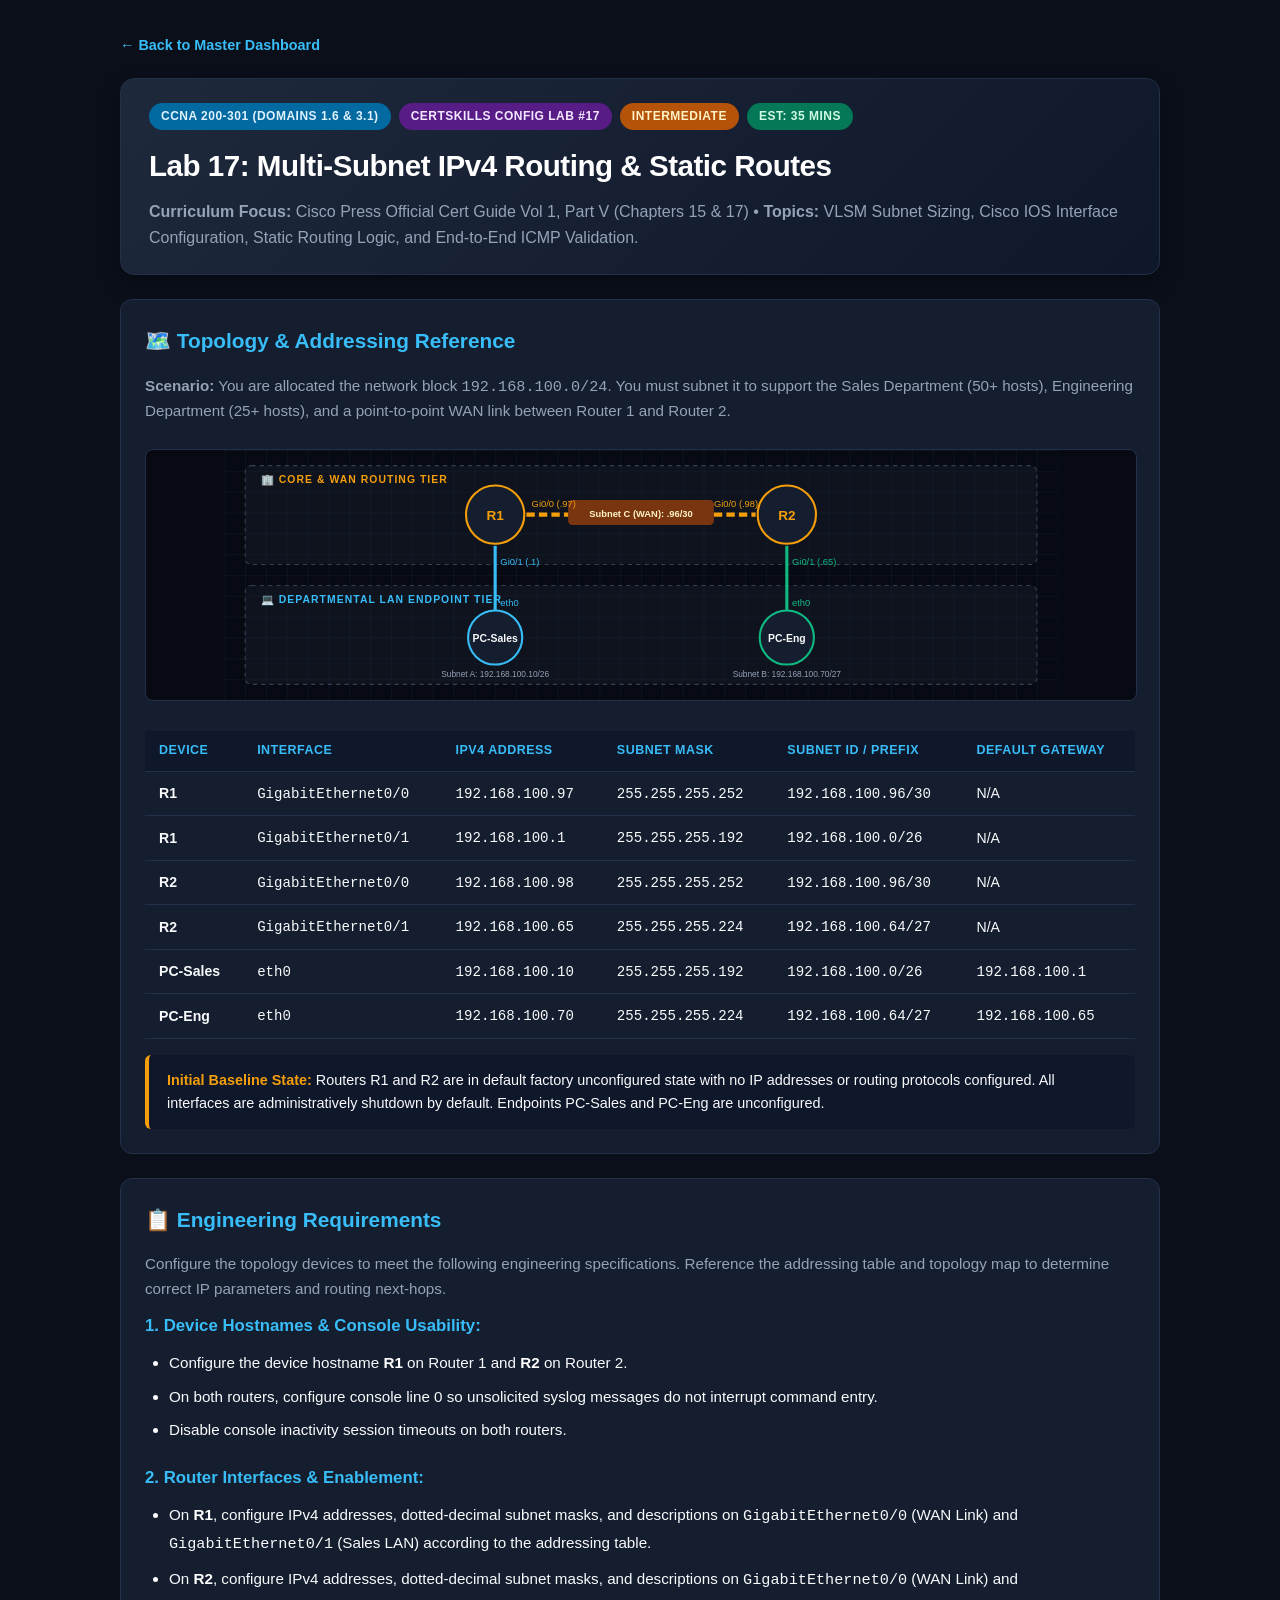
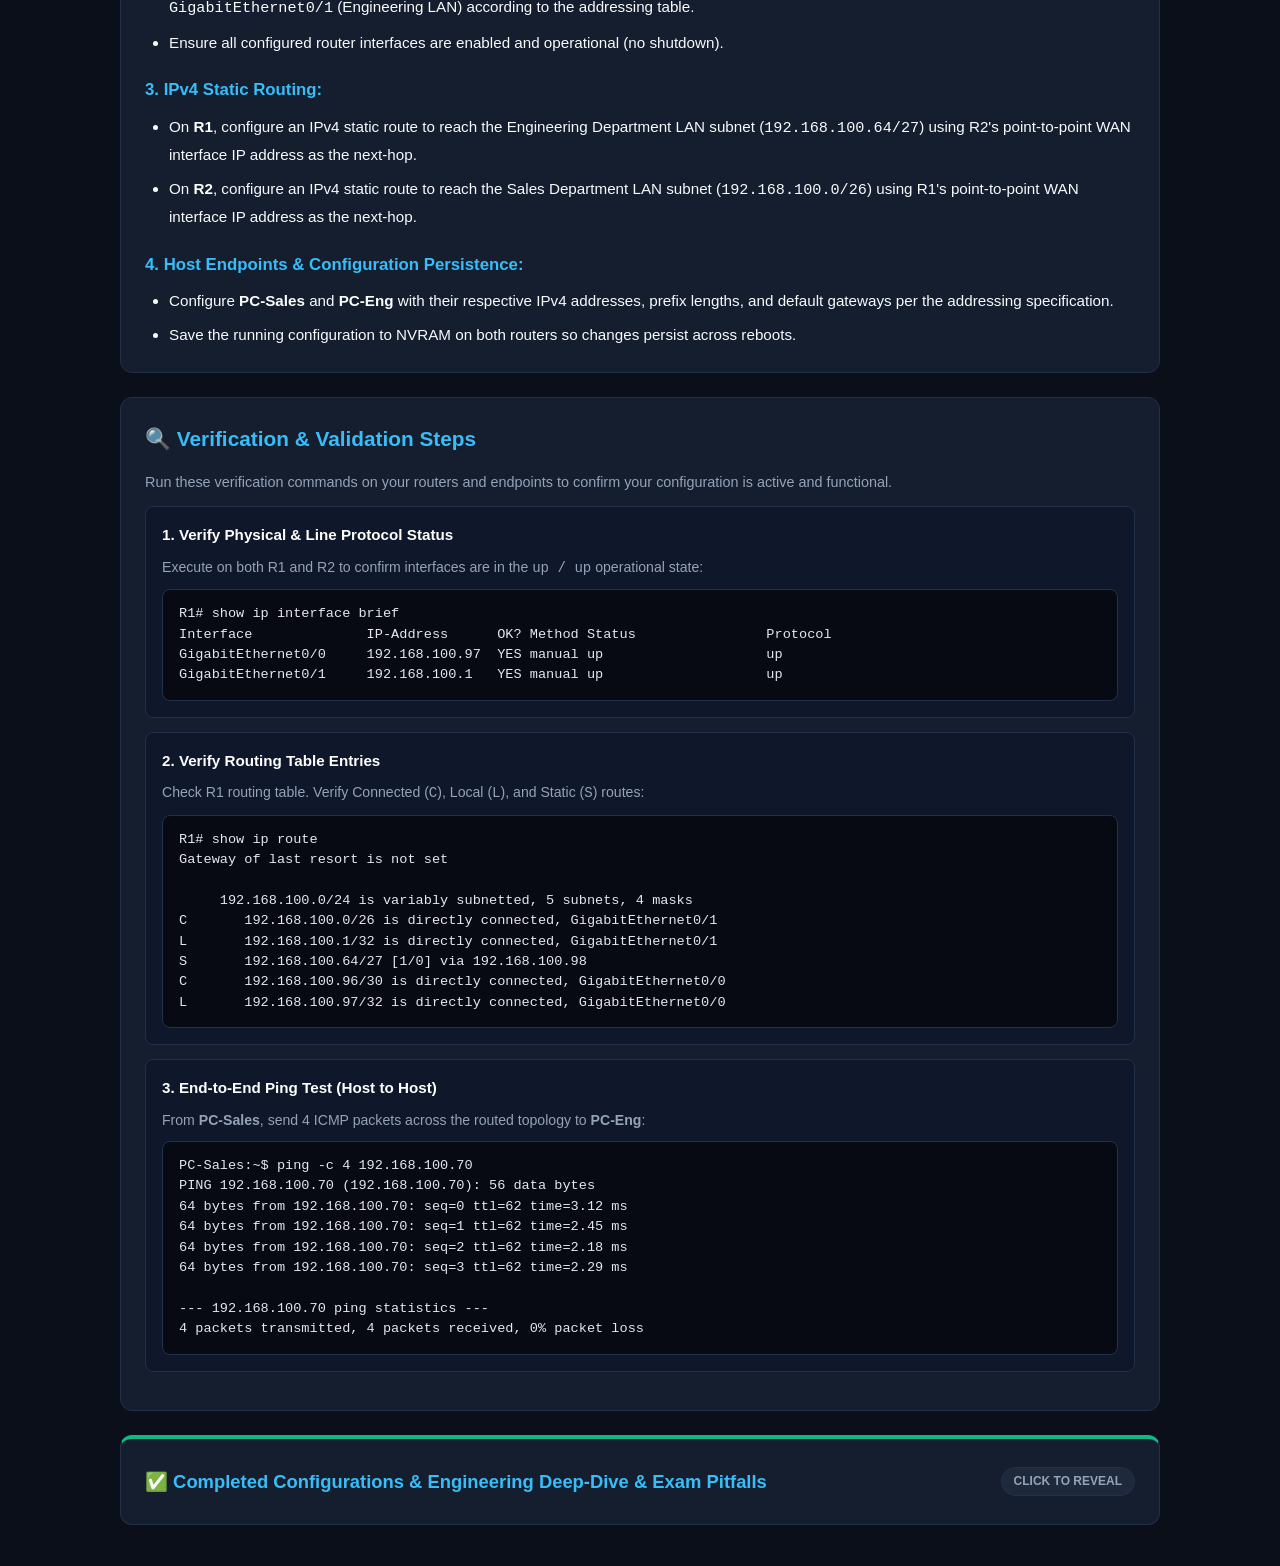
<file: labs/lab17-multi-subnet-routing.html>
<!DOCTYPE html>
<html lang="en">
<head>
    <meta charset="UTF-8">
    <meta name="viewport" content="width=device-width, initial-scale=1.0">
    <title>Lab 17: Multi-Subnet IPv4 Routing & Static Routes | Tyler's CCNA Lab Hub</title>
    <style>
        :root {
            --bg-body: #0b0f19;
            --bg-card: #151e2e;
            --bg-inner: #0f172a;
            --bg-code: #070a12;
            --text-main: #f8fafc;
            --text-muted: #94a3b8;
            --accent-blue: #0284c7;
            --accent-cyan: #38bdf8;
            --accent-green: #10b981;
            --accent-amber: #f59e0b;
            --accent-purple: #8b5cf6;
            --border-color: #223049;
            --font: -apple-system, BlinkMacSystemFont, "Segoe UI", Roboto, sans-serif;
            --font-mono: ui-monospace, SFMono-Regular, Menlo, Monaco, Consolas, monospace;
        }

        body {
            margin: 0;
            padding: 32px 20px;
            background-color: var(--bg-body);
            color: var(--text-main);
            font-family: var(--font);
            line-height: 1.6;
        }

        .container {
            max-width: 1040px;
            margin: 0 auto;
        }

        /* Nav breadcrumb */
        .top-nav {
            margin-bottom: 20px;
        }
        .top-nav a {
            color: var(--accent-cyan);
            text-decoration: none;
            font-size: 0.9rem;
            font-weight: 600;
        }
        .top-nav a:hover { text-decoration: underline; }

        /* Header Card */
        .lab-header {
            background: linear-gradient(135deg, #1e293b 0%, #0f172a 100%);
            border: 1px solid var(--border-color);
            border-radius: 14px;
            padding: 24px 28px;
            margin-bottom: 24px;
            box-shadow: 0 8px 20px -4px rgba(0, 0, 0, 0.4);
        }

        .badge-group {
            display: flex;
            flex-wrap: wrap;
            gap: 8px;
            margin-bottom: 12px;
        }

        .badge {
            font-size: 0.75rem;
            font-weight: 700;
            text-transform: uppercase;
            padding: 4px 12px;
            border-radius: 9999px;
            letter-spacing: 0.5px;
        }

        .badge-blue   { background: #0369a1; color: #e0f2fe; }
        .badge-purple { background: #581c87; color: #f3e8ff; }
        .badge-amber  { background: #b45309; color: #fef3c7; }
        .badge-green  { background: #047857; color: #d1fae5; }

        h1 { margin: 0 0 10px 0; font-size: 1.85rem; color: #ffffff; letter-spacing: -0.5px; }
        h2 { font-size: 1.3rem; color: var(--accent-cyan); margin: 0 0 16px 0; display: flex; align-items: center; gap: 8px; }
        p { margin: 0 0 12px 0; }

        /* Section Cards */
        .card {
            background: var(--bg-card);
            border: 1px solid var(--border-color);
            border-radius: 12px;
            padding: 24px;
            margin-bottom: 24px;
        }

        /* SVG Topology */
        .topology-svg {
            width: 100%;
            height: auto;
            max-height: 250px;
            background: var(--bg-code);
            border-radius: 8px;
            border: 1px solid var(--border-color);
            margin: 14px 0 6px 0;
        }

        /* Tables */
        table {
            width: 100%;
            border-collapse: collapse;
            margin: 16px 0;
            font-size: 0.88rem;
        }

        th, td {
            padding: 10px 14px;
            text-align: left;
            border-bottom: 1px solid var(--border-color);
        }

        th {
            background-color: var(--bg-inner);
            color: var(--accent-cyan);
            font-weight: 700;
            text-transform: uppercase;
            font-size: 0.78rem;
            letter-spacing: 0.5px;
        }

        tr:hover { background-color: rgba(255, 255, 255, 0.02); }

        /* Requirement Groups & Clean Lists */
        .req-group {
            margin-bottom: 22px;
        }
        .req-group:last-child {
            margin-bottom: 0;
        }
        .req-group h3 {
            font-size: 1.05rem;
            color: var(--accent-cyan);
            margin: 0 0 10px 0;
            font-weight: 700;
        }
        .clean-list {
            margin: 0;
            padding-left: 24px;
            color: var(--text-main);
            font-size: 0.95rem;
            line-height: 1.7;
        }
        .clean-list li {
            margin-bottom: 8px;
        }
        .clean-list li:last-child {
            margin-bottom: 0;
        }
        .clean-list strong {
            color: #ffffff;
        }

        /* Verification Steps */
        .verif-step {
            background: var(--bg-inner);
            border: 1px solid var(--border-color);
            border-radius: 8px;
            padding: 16px;
            margin-bottom: 14px;
        }

        .verif-title {
            font-weight: 700;
            color: #ffffff;
            font-size: 0.95rem;
            margin-bottom: 8px;
            display: flex;
            align-items: center;
            gap: 8px;
        }

        /* Code Blocks */
        .code-block {
            position: relative;
            margin: 10px 0 0 0;
        }

        pre {
            background-color: var(--bg-code);
            border: 1px solid var(--border-color);
            border-radius: 8px;
            padding: 14px 16px;
            overflow-x: auto;
            font-family: var(--font-mono);
            font-size: 0.85rem;
            color: #e2e8f0;
            line-height: 1.5;
            margin: 0;
        }

        .copy-btn {
            position: absolute;
            top: 8px;
            right: 8px;
            background: #223049;
            color: #f8fafc;
            border: 1px solid #334155;
            border-radius: 6px;
            padding: 5px 12px;
            font-size: 0.75rem;
            font-weight: 600;
            cursor: pointer;
            transition: all 0.2s;
        }

        .copy-btn:hover { background: var(--accent-blue); border-color: var(--accent-blue); }

        /* Solution Drawer */
        details.solution-drawer {
            border-top: 4px solid var(--accent-green);
            cursor: default;
        }

        details.solution-drawer summary {
            cursor: pointer;
            list-style: none;
            display: flex;
            justify-content: space-between;
            align-items: center;
            font-size: 1.15rem;
            font-weight: 700;
            color: var(--accent-cyan);
            user-select: none;
            padding: 4px 0;
        }

        details.solution-drawer summary::-webkit-details-marker {
            display: none;
        }

        details.solution-drawer summary:hover {
            color: #ffffff;
        }

        .solution-badge {
            font-size: 0.75rem;
            font-weight: 700;
            text-transform: uppercase;
            padding: 4px 12px;
            border-radius: 9999px;
            background: #1e293b;
            color: var(--text-muted);
            border: 1px solid var(--border-color);
            transition: all 0.2s;
        }

        details[open].solution-drawer .solution-badge {
            background: rgba(16, 185, 129, 0.2);
            color: var(--accent-green);
            border-color: var(--accent-green);
        }

        /* Solution Tabs */
        .tabs-header {
            display: flex;
            gap: 8px;
            border-bottom: 2px solid var(--border-color);
            margin-bottom: 16px;
            overflow-x: auto;
        }

        .tab-btn {
            background: transparent;
            border: none;
            color: var(--text-muted);
            padding: 10px 18px;
            font-size: 0.92rem;
            font-weight: 700;
            cursor: pointer;
            border-bottom: 2px solid transparent;
            margin-bottom: -2px;
            transition: all 0.2s;
        }

        .tab-btn:hover { color: #ffffff; }
        .tab-btn.active {
            color: var(--accent-cyan);
            border-bottom-color: var(--accent-cyan);
        }

        .tab-pane { display: none; }
        .tab-pane.active { display: block; }

        /* Initial Baseline State Box */
        .baseline-box {
            background: var(--bg-inner);
            border-left: 4px solid var(--accent-amber);
            border-radius: 6px;
            padding: 14px 18px;
            margin: 16px 0 0 0;
            font-size: 0.9rem;
        }
        .baseline-box strong { color: var(--accent-amber); }

        /* Commentary styling */
        .commentary-section {
            background: var(--bg-inner);
            border: 1px solid var(--border-color);
            border-radius: 8px;
            padding: 18px 20px;
            margin-bottom: 16px;
            font-size: 0.92rem;
        }
        .commentary-section h4 {
            margin: 0 0 8px 0;
            color: var(--accent-amber);
            font-size: 1rem;
        }
        .commentary-section p { margin-bottom: 10px; }
        .commentary-section p:last-child { margin-bottom: 0; }
        .commentary-section code {
            background: var(--bg-code);
            padding: 2px 6px;
            border-radius: 4px;
            color: var(--accent-cyan);
            font-family: var(--font-mono);
            font-size: 0.85em;
        }

        /* Print Media Styles */
        @media print {
            body { background: #ffffff; color: #000000; padding: 0; }
            .lab-header, .card, .verif-step, .commentary-section, .baseline-box { border: 1px solid #ccc; box-shadow: none; background: #ffffff; color: #000000; }
            h1, h2, h3, .verif-title, details.solution-drawer summary { color: #000000 !important; }
            pre { background: #f8f9fa; color: #000000; border: 1px solid #ddd; }
            .copy-btn, .top-nav, .solution-badge { display: none !important; }
            details.solution-drawer { display: block !important; }
            details.solution-drawer .solution-content { display: block !important; margin-top: 0 !important; }
            .tab-pane { display: block !important; margin-bottom: 20px; }
            .tabs-header { display: none !important; }
        }
    </style>
</head>
<body>

<div class="container">

    <!-- Top Navigation Breadcrumb -->
    <div class="top-nav">
        <a href="../index.html">&larr; Back to Master Dashboard</a>
    </div>

    <!-- 1. HEADER & METADATA -->
    <div class="lab-header">
        <div class="badge-group">
            <span class="badge badge-blue">CCNA 200-301 (Domains 1.6 & 3.1)</span>
            <span class="badge badge-purple">CertSkills Config Lab #17</span>
            <span class="badge badge-amber">Intermediate</span>
            <span class="badge badge-green">Est: 35 Mins</span>
        </div>
        <h1>Lab 17: Multi-Subnet IPv4 Routing & Static Routes</h1>
        <p style="color: var(--text-muted); margin: 0;">
            <strong>Curriculum Focus:</strong> Cisco Press Official Cert Guide Vol 1, Part V (Chapters 15 & 17) • <strong>Topics:</strong> VLSM Subnet Sizing, Cisco IOS Interface Configuration, Static Routing Logic, and End-to-End ICMP Validation.
        </p>
    </div>

    <!-- 2. TOPOLOGY & ADDRESSING REFERENCE -->
    <div class="card">
        <h2>🗺️ Topology & Addressing Reference</h2>
        <p style="color: var(--text-muted); font-size: 0.95rem;">
            <strong>Scenario:</strong> You are allocated the network block <code>192.168.100.0/24</code>. You must subnet it to support the Sales Department (50+ hosts), Engineering Department (25+ hosts), and a point-to-point WAN link between Router 1 and Router 2.
        </p>

        <!-- Hierarchical Vector SVG Diagram -->
        <svg class="topology-svg" viewBox="0 0 800 240" xmlns="http://www.w3.org/2000/svg">
            <defs>
                <pattern id="grid" width="20" height="20" patternUnits="userSpaceOnUse">
                    <path d="M 20 0 L 0 0 0 20" fill="none" stroke="#1e293b" stroke-width="0.5"/>
                </pattern>
            </defs>
            <rect width="100%" height="100%" fill="url(#grid)" />

            <!-- Tier Background Bands -->
            <rect x="20" y="15" width="760" height="95" rx="6" fill="#1e293b" fill-opacity="0.3" stroke="#334155" stroke-dasharray="4,4"/>
            <text x="35" y="32" fill="#f59e0b" font-size="10" font-weight="bold" letter-spacing="1">🏢 CORE & WAN ROUTING TIER</text>

            <rect x="20" y="130" width="760" height="95" rx="6" fill="#1e293b" fill-opacity="0.3" stroke="#334155" stroke-dasharray="4,4"/>
            <text x="35" y="147" fill="#38bdf8" font-size="10" font-weight="bold" letter-spacing="1">💻 DEPARTMENTAL LAN ENDPOINT TIER</text>

            <!-- WAN Horizontal Link -->
            <line x1="290" y1="62" x2="510" y2="62" stroke="#f59e0b" stroke-width="4" stroke-dasharray="8,4"/>
            <rect x="330" y="48" width="140" height="24" rx="4" fill="#78350f"/>
            <text x="400" y="64" fill="#fef3c7" font-size="9" font-weight="bold" text-anchor="middle">Subnet C (WAN): .96/30</text>

            <!-- Downlinks to LANs -->
            <line x1="260" y1="92" x2="260" y2="155" stroke="#38bdf8" stroke-width="3" />
            <line x1="540" y1="92" x2="540" y2="155" stroke="#10b981" stroke-width="3" />

            <!-- R1 (Top Left) -->
            <circle cx="260" cy="62" r="28" fill="#151e2e" stroke="#f59e0b" stroke-width="2"/>
            <text x="260" y="67" fill="#f59e0b" font-size="13" font-weight="bold" text-anchor="middle">R1</text>
            <text x="295" y="55" fill="#f59e0b" font-size="9">Gi0/0 (.97)</text>
            <text x="265" y="110" fill="#38bdf8" font-size="9">Gi0/1 (.1)</text>

            <!-- R2 (Top Right) -->
            <circle cx="540" cy="62" r="28" fill="#151e2e" stroke="#f59e0b" stroke-width="2"/>
            <text x="540" y="67" fill="#f59e0b" font-size="13" font-weight="bold" text-anchor="middle">R2</text>
            <text x="470" y="55" fill="#f59e0b" font-size="9">Gi0/0 (.98)</text>
            <text x="545" y="110" fill="#10b981" font-size="9">Gi0/1 (.65)</text>

            <!-- PC-Sales (Bottom Left) -->
            <circle cx="260" cy="180" r="26" fill="#151e2e" stroke="#38bdf8" stroke-width="2"/>
            <text x="260" y="184" fill="#f8fafc" font-size="10" font-weight="bold" text-anchor="middle">PC-Sales</text>
            <text x="260" y="218" fill="#94a3b8" font-size="8" text-anchor="middle">Subnet A: 192.168.100.10/26</text>
            <text x="265" y="150" fill="#38bdf8" font-size="9">eth0</text>

            <!-- PC-Eng (Bottom Right) -->
            <circle cx="540" cy="180" r="26" fill="#151e2e" stroke="#10b981" stroke-width="2"/>
            <text x="540" y="184" fill="#f8fafc" font-size="10" font-weight="bold" text-anchor="middle">PC-Eng</text>
            <text x="540" y="218" fill="#94a3b8" font-size="8" text-anchor="middle">Subnet B: 192.168.100.70/27</text>
            <text x="545" y="150" fill="#10b981" font-size="9">eth0</text>
        </svg>

        <!-- Complete Addressing Table -->
        <table>
            <thead>
                <tr>
                    <th>Device</th>
                    <th>Interface</th>
                    <th>IPv4 Address</th>
                    <th>Subnet Mask</th>
                    <th>Subnet ID / Prefix</th>
                    <th>Default Gateway</th>
                </tr>
            </thead>
            <tbody>
                <tr>
                    <td><strong>R1</strong></td>
                    <td><code>GigabitEthernet0/0</code></td>
                    <td><code>192.168.100.97</code></td>
                    <td><code>255.255.255.252</code></td>
                    <td><code>192.168.100.96/30</code></td>
                    <td>N/A</td>
                </tr>
                <tr>
                    <td><strong>R1</strong></td>
                    <td><code>GigabitEthernet0/1</code></td>
                    <td><code>192.168.100.1</code></td>
                    <td><code>255.255.255.192</code></td>
                    <td><code>192.168.100.0/26</code></td>
                    <td>N/A</td>
                </tr>
                <tr>
                    <td><strong>R2</strong></td>
                    <td><code>GigabitEthernet0/0</code></td>
                    <td><code>192.168.100.98</code></td>
                    <td><code>255.255.255.252</code></td>
                    <td><code>192.168.100.96/30</code></td>
                    <td>N/A</td>
                </tr>
                <tr>
                    <td><strong>R2</strong></td>
                    <td><code>GigabitEthernet0/1</code></td>
                    <td><code>192.168.100.65</code></td>
                    <td><code>255.255.255.224</code></td>
                    <td><code>192.168.100.64/27</code></td>
                    <td>N/A</td>
                </tr>
                <tr>
                    <td><strong>PC-Sales</strong></td>
                    <td><code>eth0</code></td>
                    <td><code>192.168.100.10</code></td>
                    <td><code>255.255.255.192</code></td>
                    <td><code>192.168.100.0/26</code></td>
                    <td><code>192.168.100.1</code></td>
                </tr>
                <tr>
                    <td><strong>PC-Eng</strong></td>
                    <td><code>eth0</code></td>
                    <td><code>192.168.100.70</code></td>
                    <td><code>255.255.255.224</code></td>
                    <td><code>192.168.100.64/27</code></td>
                    <td><code>192.168.100.65</code></td>
                </tr>
            </tbody>
        </table>

        <!-- Initial Device State -->
        <div class="baseline-box">
            <strong>Initial Baseline State:</strong> Routers R1 and R2 are in default factory unconfigured state with no IP addresses or routing protocols configured. All interfaces are administratively shutdown by default. Endpoints PC-Sales and PC-Eng are unconfigured.
        </div>
    </div>

    <!-- 3. ENGINEERING REQUIREMENTS SPECIFICATION -->
    <div class="card">
        <h2>📋 Engineering Requirements</h2>
        <p style="color: var(--text-muted); font-size: 0.95rem;">
            Configure the topology devices to meet the following engineering specifications. Reference the addressing table and topology map to determine correct IP parameters and routing next-hops.
        </p>

        <div class="req-group">
            <h3>1. Device Hostnames & Console Usability:</h3>
            <ul class="clean-list">
                <li>Configure the device hostname <strong>R1</strong> on Router 1 and <strong>R2</strong> on Router 2.</li>
                <li>On both routers, configure console line 0 so unsolicited syslog messages do not interrupt command entry.</li>
                <li>Disable console inactivity session timeouts on both routers.</li>
            </ul>
        </div>

        <div class="req-group">
            <h3>2. Router Interfaces & Enablement:</h3>
            <ul class="clean-list">
                <li>On <strong>R1</strong>, configure IPv4 addresses, dotted-decimal subnet masks, and descriptions on <code>GigabitEthernet0/0</code> (WAN Link) and <code>GigabitEthernet0/1</code> (Sales LAN) according to the addressing table.</li>
                <li>On <strong>R2</strong>, configure IPv4 addresses, dotted-decimal subnet masks, and descriptions on <code>GigabitEthernet0/0</code> (WAN Link) and <code>GigabitEthernet0/1</code> (Engineering LAN) according to the addressing table.</li>
                <li>Ensure all configured router interfaces are enabled and operational (no shutdown).</li>
            </ul>
        </div>

        <div class="req-group">
            <h3>3. IPv4 Static Routing:</h3>
            <ul class="clean-list">
                <li>On <strong>R1</strong>, configure an IPv4 static route to reach the Engineering Department LAN subnet (<code>192.168.100.64/27</code>) using R2's point-to-point WAN interface IP address as the next-hop.</li>
                <li>On <strong>R2</strong>, configure an IPv4 static route to reach the Sales Department LAN subnet (<code>192.168.100.0/26</code>) using R1's point-to-point WAN interface IP address as the next-hop.</li>
            </ul>
        </div>

        <div class="req-group">
            <h3>4. Host Endpoints & Configuration Persistence:</h3>
            <ul class="clean-list">
                <li>Configure <strong>PC-Sales</strong> and <strong>PC-Eng</strong> with their respective IPv4 addresses, prefix lengths, and default gateways per the addressing specification.</li>
                <li>Save the running configuration to NVRAM on both routers so changes persist across reboots.</li>
            </ul>
        </div>
    </div>

    <!-- 4. VERIFICATION & VALIDATION -->
    <div class="card">
        <h2>🔍 Verification & Validation Steps</h2>
        <p style="color: var(--text-muted); font-size: 0.9rem;">
            Run these verification commands on your routers and endpoints to confirm your configuration is active and functional.
        </p>

        <!-- Step 1 -->
        <div class="verif-step">
            <div class="verif-title">
                <span>1. Verify Physical & Line Protocol Status</span>
            </div>
            <p style="font-size: 0.88rem; color: var(--text-muted); margin-bottom: 6px;">Execute on both R1 and R2 to confirm interfaces are in the <code>up / up</code> operational state:</p>
            <div class="code-block">
                <pre><code>R1# show ip interface brief
Interface              IP-Address      OK? Method Status                Protocol
GigabitEthernet0/0     192.168.100.97  YES manual up                    up      
GigabitEthernet0/1     192.168.100.1   YES manual up                    up      </code></pre>
            </div>
        </div>

        <!-- Step 2 -->
        <div class="verif-step">
            <div class="verif-title">
                <span>2. Verify Routing Table Entries</span>
            </div>
            <p style="font-size: 0.88rem; color: var(--text-muted); margin-bottom: 6px;">Check R1 routing table. Verify Connected (<code>C</code>), Local (<code>L</code>), and Static (<code>S</code>) routes:</p>
            <div class="code-block">
                <pre><code>R1# show ip route
Gateway of last resort is not set

     192.168.100.0/24 is variably subnetted, 5 subnets, 4 masks
C       192.168.100.0/26 is directly connected, GigabitEthernet0/1
L       192.168.100.1/32 is directly connected, GigabitEthernet0/1
S       192.168.100.64/27 [1/0] via 192.168.100.98
C       192.168.100.96/30 is directly connected, GigabitEthernet0/0
L       192.168.100.97/32 is directly connected, GigabitEthernet0/0</code></pre>
            </div>
        </div>

        <!-- Step 3 -->
        <div class="verif-step">
            <div class="verif-title">
                <span>3. End-to-End Ping Test (Host to Host)</span>
            </div>
            <p style="font-size: 0.88rem; color: var(--text-muted); margin-bottom: 6px;">From <strong>PC-Sales</strong>, send 4 ICMP packets across the routed topology to <strong>PC-Eng</strong>:</p>
            <div class="code-block">
                <pre><code>PC-Sales:~$ ping -c 4 192.168.100.70
PING 192.168.100.70 (192.168.100.70): 56 data bytes
64 bytes from 192.168.100.70: seq=0 ttl=62 time=3.12 ms
64 bytes from 192.168.100.70: seq=1 ttl=62 time=2.45 ms
64 bytes from 192.168.100.70: seq=2 ttl=62 time=2.18 ms
64 bytes from 192.168.100.70: seq=3 ttl=62 time=2.29 ms

--- 192.168.100.70 ping statistics ---
4 packets transmitted, 4 packets received, 0% packet loss</code></pre>
            </div>
        </div>
    </div>

    <!-- 5. COMPLETED CONFIGURATIONS & LAB COMMENTARY (SPOILER-FREE DRAWER) -->
    <details class="card solution-drawer">
        <summary>
            <span>✅ Completed Configurations & Engineering Deep-Dive & Exam Pitfalls</span>
            <span class="solution-badge">Click to Reveal</span>
        </summary>
        <div class="solution-content" style="margin-top: 18px;">
            <p style="color: var(--text-muted); font-size: 0.9rem;">
                Review the completed device configurations, copy Cisco IOS syntax to your clipboard, and read the in-depth lab commentary.
            </p>

            <!-- Tab Controls -->
            <div class="tabs-header">
                <button class="tab-btn active" onclick="showTab('tab-r1', this)">Router 1 (R1)</button>
                <button class="tab-btn" onclick="showTab('tab-r2', this)">Router 2 (R2)</button>
                <button class="tab-btn" onclick="showTab('tab-hosts', this)">PC Endpoints</button>
                <button class="tab-btn" onclick="showTab('tab-commentary', this)">🎓 Engineering Deep-Dive & Exam Pitfalls</button>
            </div>

            <!-- Tab 1: R1 -->
            <div class="tab-pane active" id="tab-r1">
                <div class="code-block">
                    <button class="copy-btn" onclick="copyCode(this)">Copy R1 Config</button>
                    <pre><code>enable
configure terminal
hostname R1
!
interface GigabitEthernet0/0
 description WAN Point-to-Point Link to R2
 ip address 192.168.100.97 255.255.255.252
 no shutdown
!
interface GigabitEthernet0/1
 description Sales Department LAN Gateway
 ip address 192.168.100.1 255.255.255.192
 no shutdown
!
! Static route to Engineering LAN via R2 WAN IP
ip route 192.168.100.64 255.255.255.224 192.168.100.98
!
line con 0
 exec-timeout 0 0
 logging synchronous
!
end
write memory</code></pre>
                </div>
            </div>

            <!-- Tab 2: R2 -->
            <div class="tab-pane" id="tab-r2">
                <div class="code-block">
                    <button class="copy-btn" onclick="copyCode(this)">Copy R2 Config</button>
                    <pre><code>enable
configure terminal
hostname R2
!
interface GigabitEthernet0/0
 description WAN Point-to-Point Link to R1
 ip address 192.168.100.98 255.255.255.252
 no shutdown
!
interface GigabitEthernet0/1
 description Engineering Department LAN Gateway
 ip address 192.168.100.65 255.255.255.224
 no shutdown
!
! Static route to Sales LAN via R1 WAN IP
ip route 192.168.100.0 255.255.255.192 192.168.100.97
!
line con 0
 exec-timeout 0 0
 logging synchronous
!
end
write memory</code></pre>
                </div>
            </div>

            <!-- Tab 3: Hosts -->
            <div class="tab-pane" id="tab-hosts">
                <p style="font-size: 0.85rem; color: var(--text-muted);">Alpine Linux Endpoint CLI Commands:</p>
                <div class="code-block">
                    <button class="copy-btn" onclick="copyCode(this)">Copy Host Configs</button>
                    <pre><code># PC-Sales Configuration:
ip addr add 192.168.100.10/26 dev eth0
ip link set eth0 up
ip route add default via 192.168.100.1

# PC-Eng Configuration:
ip addr add 192.168.100.70/27 dev eth0
ip link set eth0 up
ip route add default via 192.168.100.65</code></pre>
                </div>
            </div>

            <!-- Tab 4: Engineering Deep-Dive & Exam Pitfalls -->
            <div class="tab-pane" id="tab-commentary">
                <div class="commentary-section">
                    <h4>🔬 Architectural Breakdown & Design Logic</h4>
                    <p>
                        This lab reinforces core Volume 1 Chapter 9 skills: converting prefix lengths to dotted-decimal notation in Cisco IOS, assigning interface addresses, building static routing tables, and tracing end-to-end packet paths. Here is the engineering logic behind each requirement group:
                    </p>
                </div>

                <div class="commentary-section">
                    <h4>1. Dotted-Decimal Masks in Cisco IOS vs. CIDR</h4>
                    <p>
                        While modern documentation and network planners use CIDR prefixes like <code>/26</code>, <code>/27</code>, and <code>/30</code>, Cisco IOS interface and static route configuration commands require <strong>dotted-decimal subnet masks</strong>:
                    </p>
                    <ul>
                        <li><strong>/26 (Sales LAN)</strong>: 26 mask bits &rarr; <code>255.255.255.192</code> (64 total IPs, 62 usable hosts).</li>
                        <li><strong>/27 (Engineering LAN)</strong>: 27 mask bits &rarr; <code>255.255.255.224</code> (32 total IPs, 30 usable hosts).</li>
                        <li><strong>/30 (WAN Interconnect)</strong>: 30 mask bits &rarr; <code>255.255.255.252</code> (4 total IPs, 2 usable host IPs).</li>
                    </ul>
                    <p>
                        Entering <code>ip address 192.168.100.1/26</code> directly on a Cisco IOS interface will trigger an invalid input syntax error—you must always convert to dotted decimal.
                    </p>
                </div>

                <div class="commentary-section">
                    <h4>2. Static Routing: Next-Hop IP vs. Outgoing Interface</h4>
                    <p>
                        In Cisco IOS, an IPv4 static route is defined using <code>ip route &lt;dest-subnet&gt; &lt;dest-mask&gt; &lt;next-hop-ip | exit-interface&gt;</code>.
                    </p>
                    <p>
                        On point-to-point serial links, specifying either the outgoing interface or next-hop IP produces the same result. However, on <strong>Ethernet links</strong> (such as GigabitEthernet0/0 in this lab), specifying only the exit interface forces the router to broadcast an ARP request for every single destination host address it routes, exhausting router ARP cache memory and causing performance degradation (Proxy ARP dependency). <strong>Best practice is to always specify the next-hop IPv4 address</strong> (<code>192.168.100.98</code> on R1, and <code>192.168.100.97</code> on R2).
                    </p>
                </div>

                <div class="commentary-section">
                    <h4>3. The "Return Routing" Trap (Asymmetric Failure)</h4>
                    <p>
                        A very common exam and real-world trap occurs when an engineer configures the forward static route on R1 (allowing PC-Sales to send packets to PC-Eng), but forgets the return route on R2.
                    </p>
                    <p>
                        When PC-Sales pings PC-Eng, the ICMP Echo Request arrives successfully at PC-Eng. But when PC-Eng generates an ICMP Echo Reply destined for <code>192.168.100.10</code>, Router 2 consults its routing table, finds no route matching <code>192.168.100.0/26</code>, and immediately drops the packet! <strong>Always verify both forward and return path routing tables.</strong>
                    </p>
                </div>

                <div class="commentary-section">
                    <h4>4. Connected (C) vs. Local (L) Routing Table Entries</h4>
                    <p>
                        When viewing <code>show ip route</code> on Cisco IOS 15+, notice two distinct route types for each enabled interface:
                    </p>
                    <ul>
                        <li><code>C (Connected)</code>: Represents the entire subnet attached to the interface (e.g., <code>192.168.100.0/26</code>). Used for forwarding traffic to other hosts in that subnet.</li>
                        <li><code>L (Local)</code>: Represents the router's own specific interface IP with a <code>/32</code> host mask (e.g., <code>192.168.100.1/32</code>). Used by the router's internal CPU to quickly determine whether an incoming packet is destined for the router itself.</li>
                    </ul>
                </div>
            </div>
        </div>
    </details>

</div>

<script>
    // 1-Click Copy Function
    function copyCode(btn) {
        const pre = btn.nextElementSibling;
        navigator.clipboard.writeText(pre.innerText).then(() => {
            const originalText = btn.innerText;
            btn.innerText = 'Copied!';
            btn.style.background = '#10b981';
            btn.style.borderColor = '#10b981';
            setTimeout(() => {
                btn.innerText = originalText;
                btn.style.background = '#223049';
                btn.style.borderColor = '#334155';
            }, 2000);
        });
    }

    // Solution Tabs Switcher
    function showTab(tabId, btn) {
        document.querySelectorAll('.tab-pane').forEach(pane => pane.classList.remove('active'));
        document.querySelectorAll('.tab-btn').forEach(b => b.classList.remove('active'));
        document.getElementById(tabId).classList.add('active');
        btn.classList.add('active');
    }
</script>

</body>
</html>
</file>
